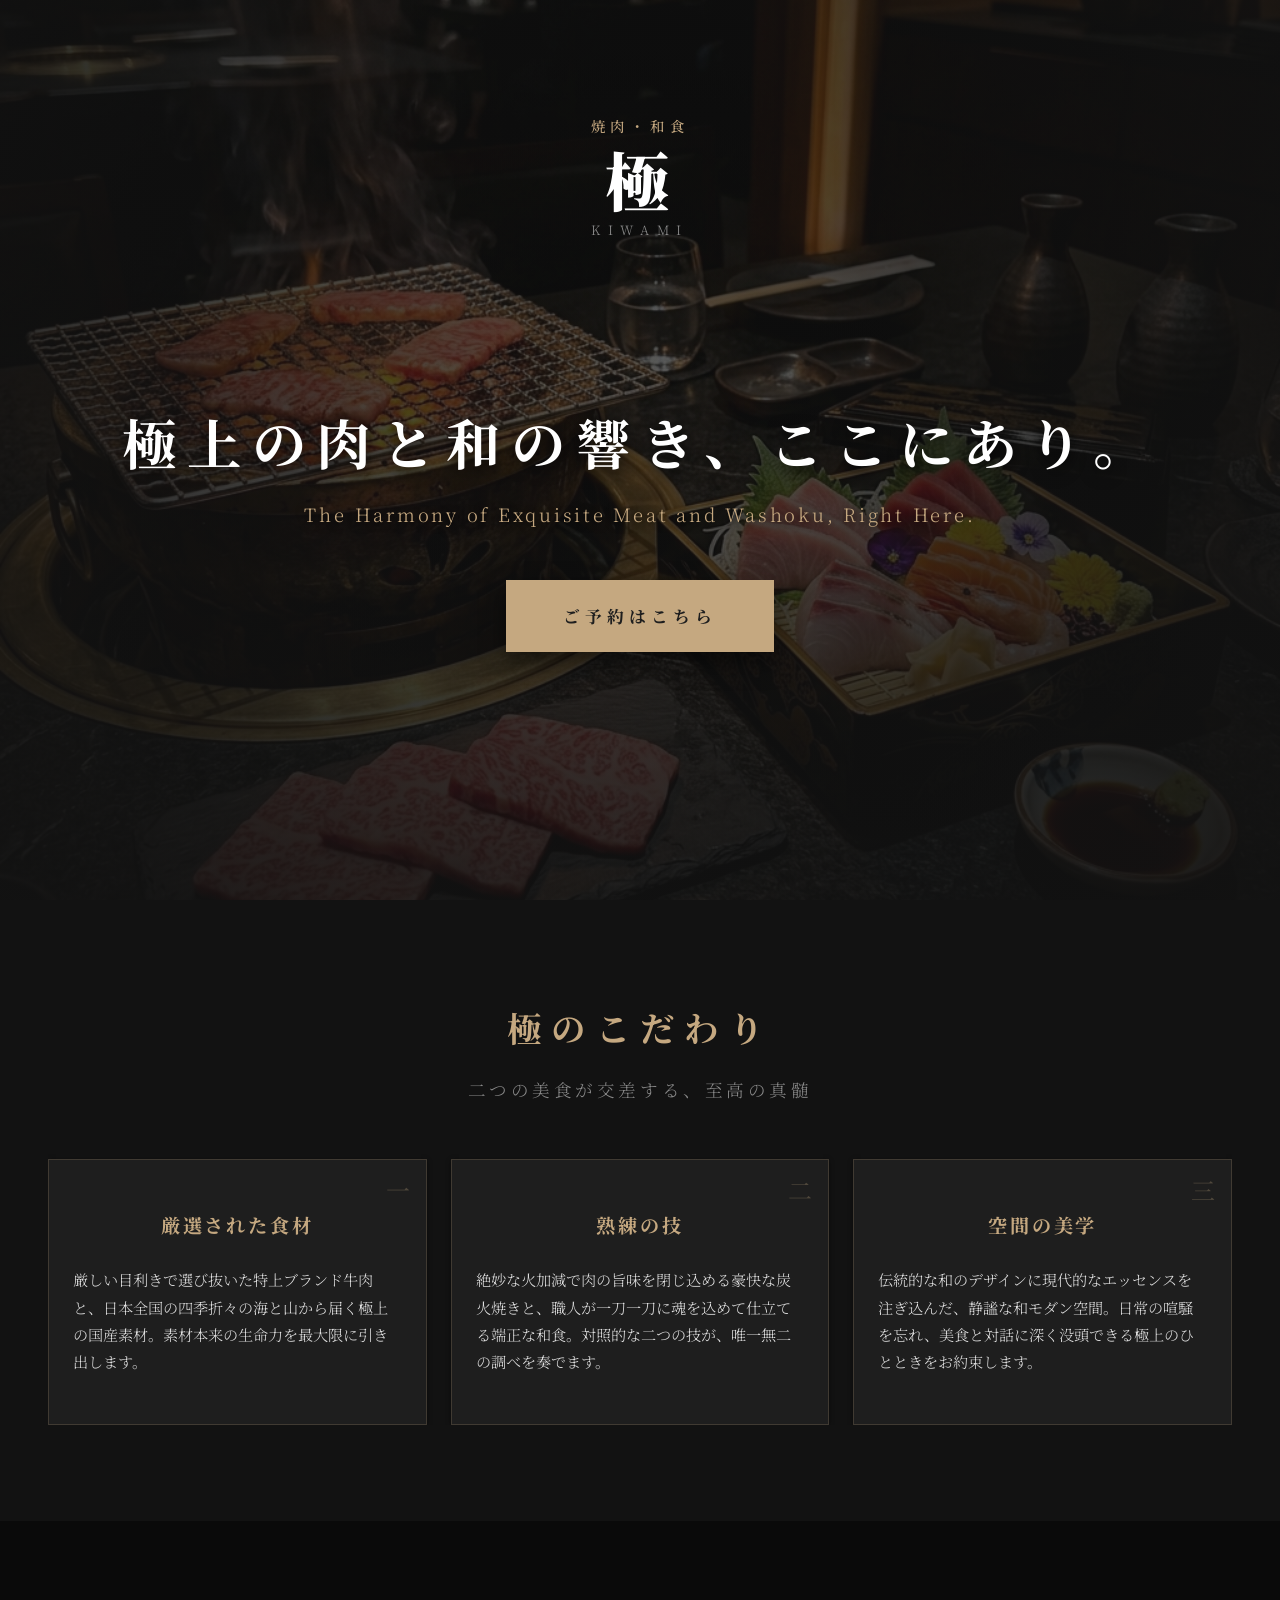
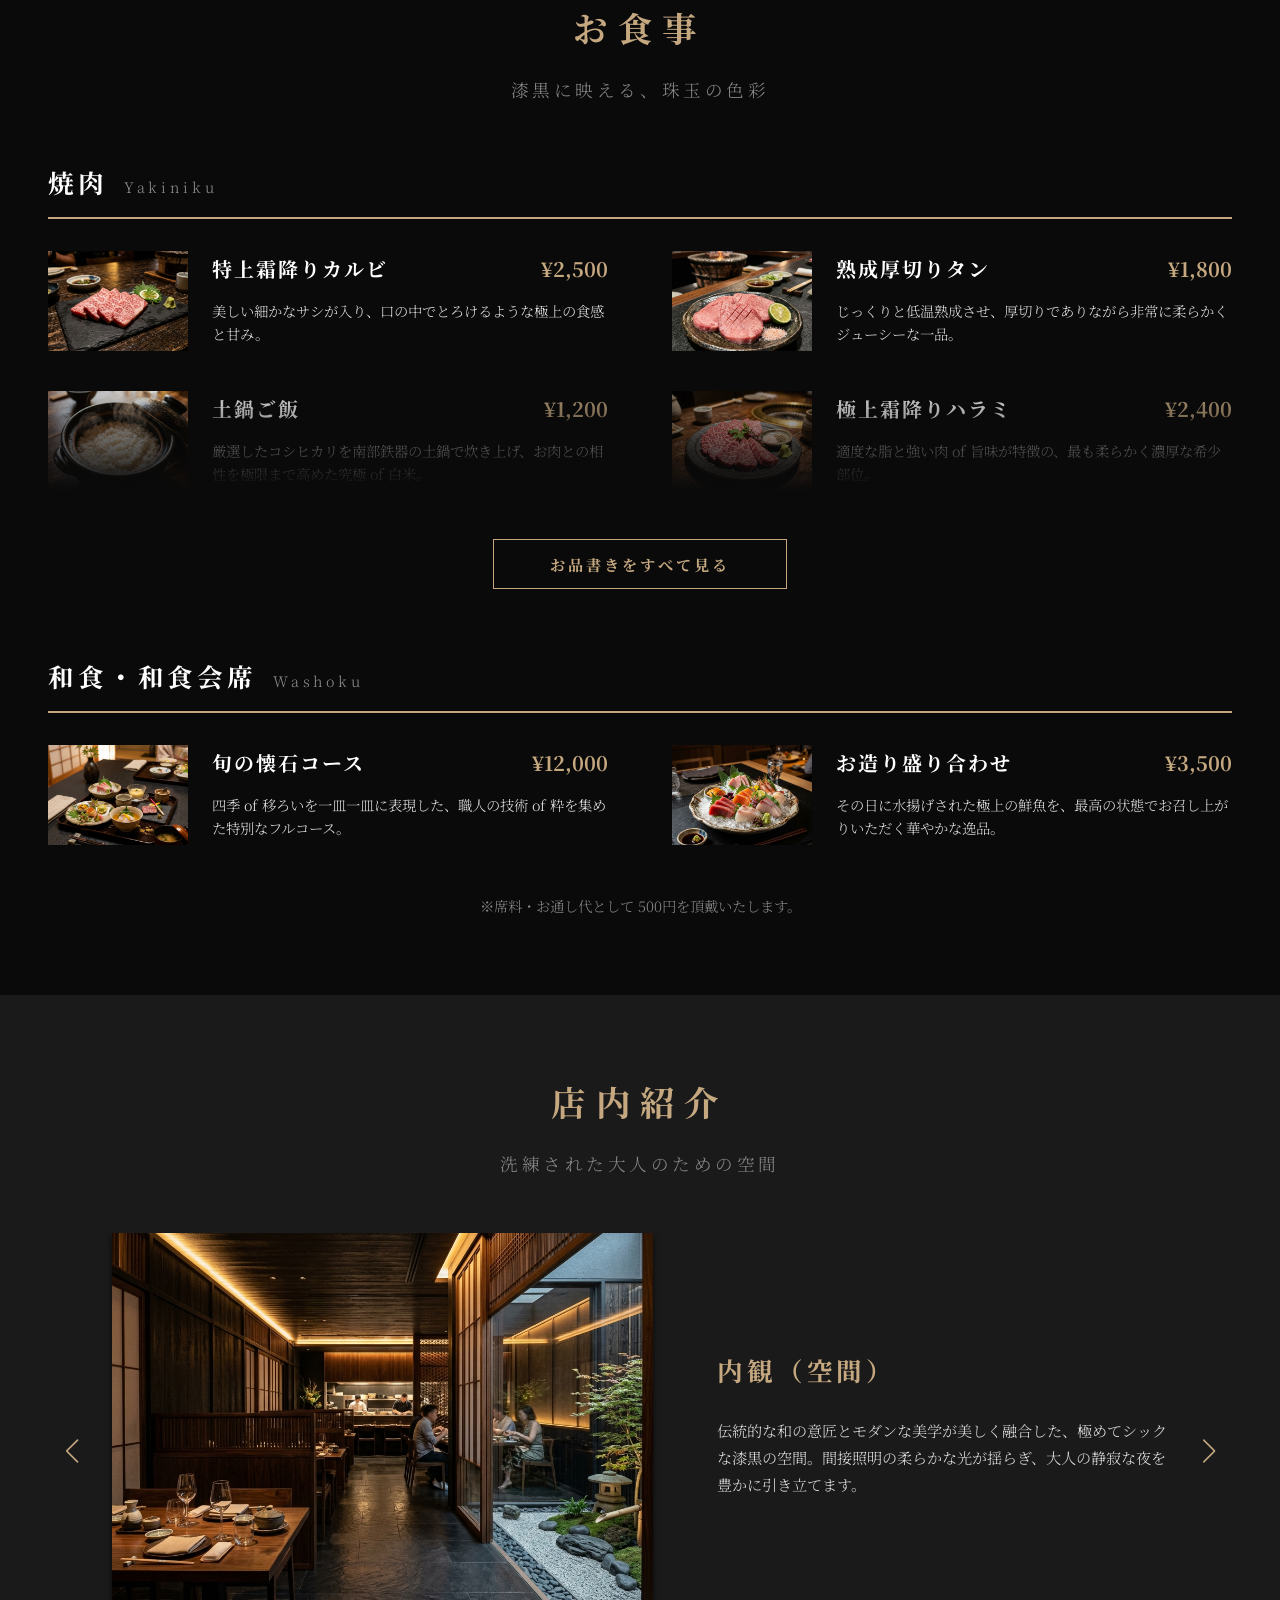
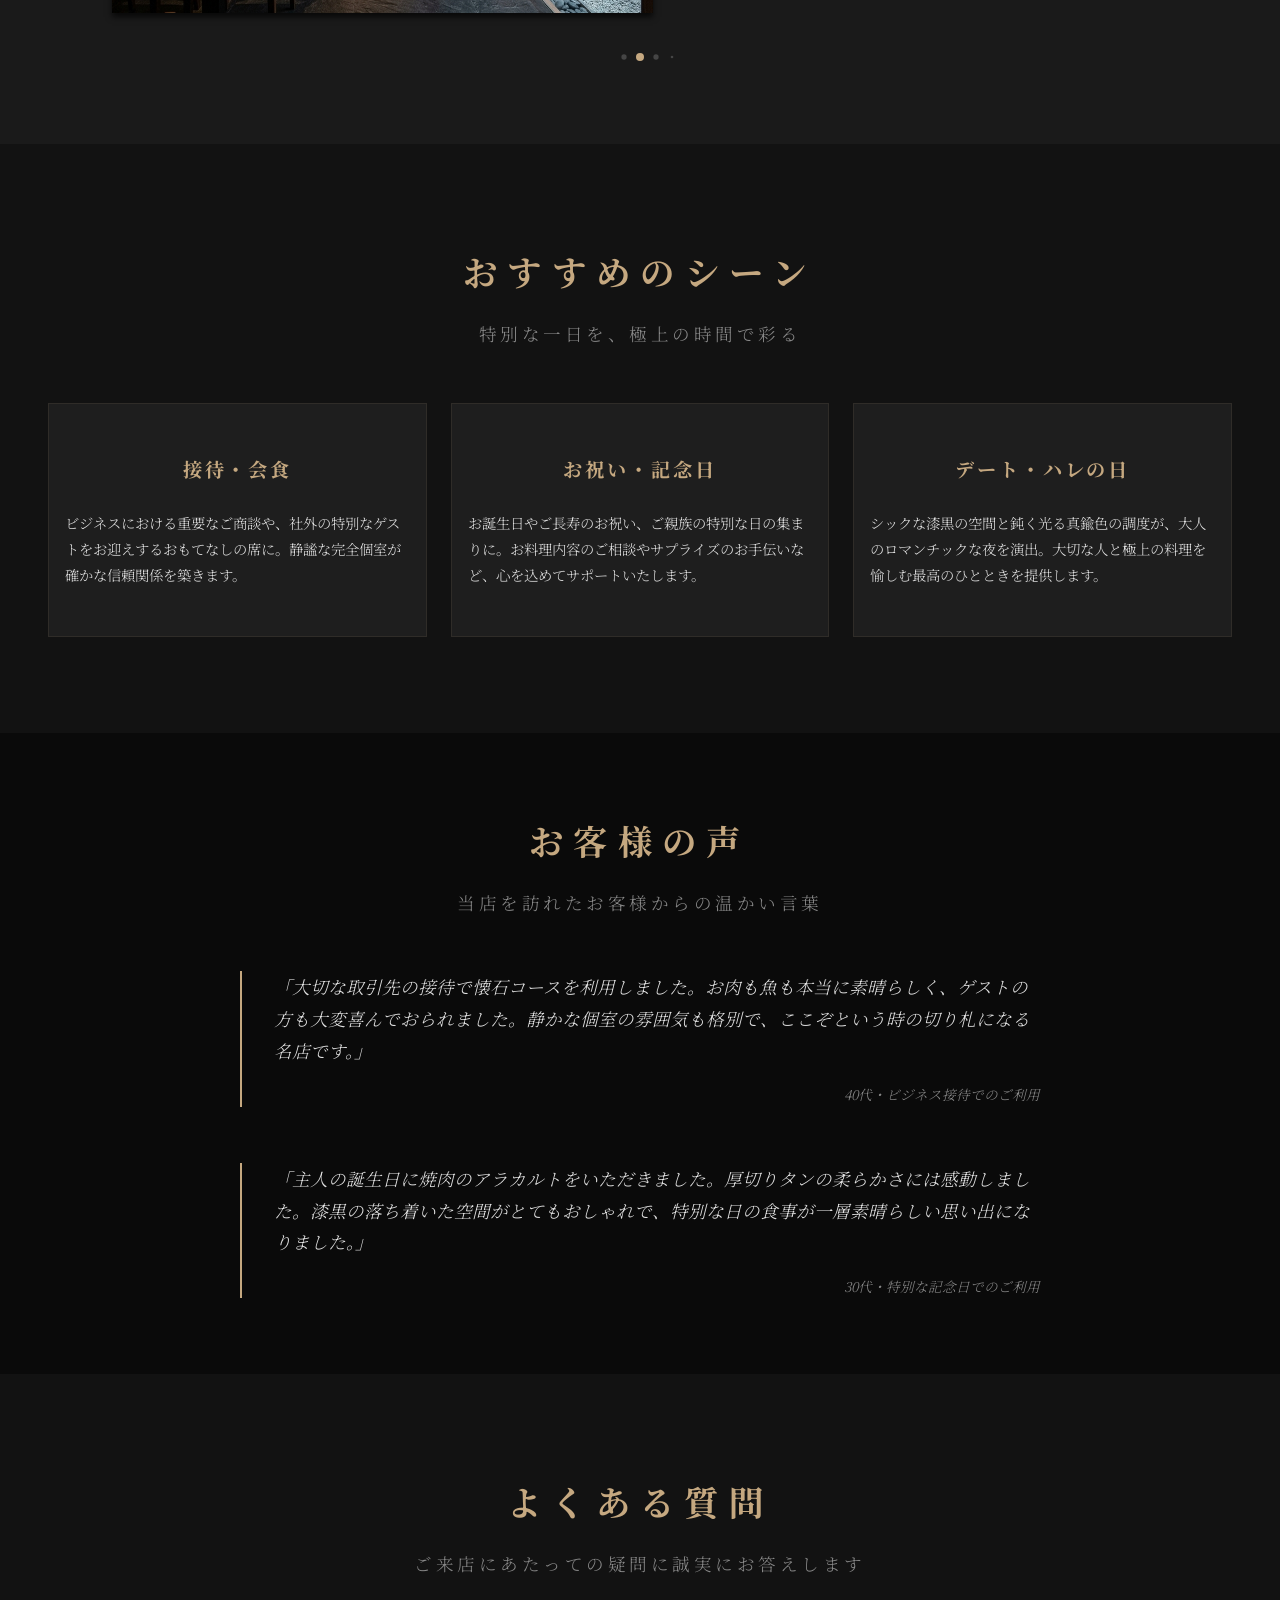
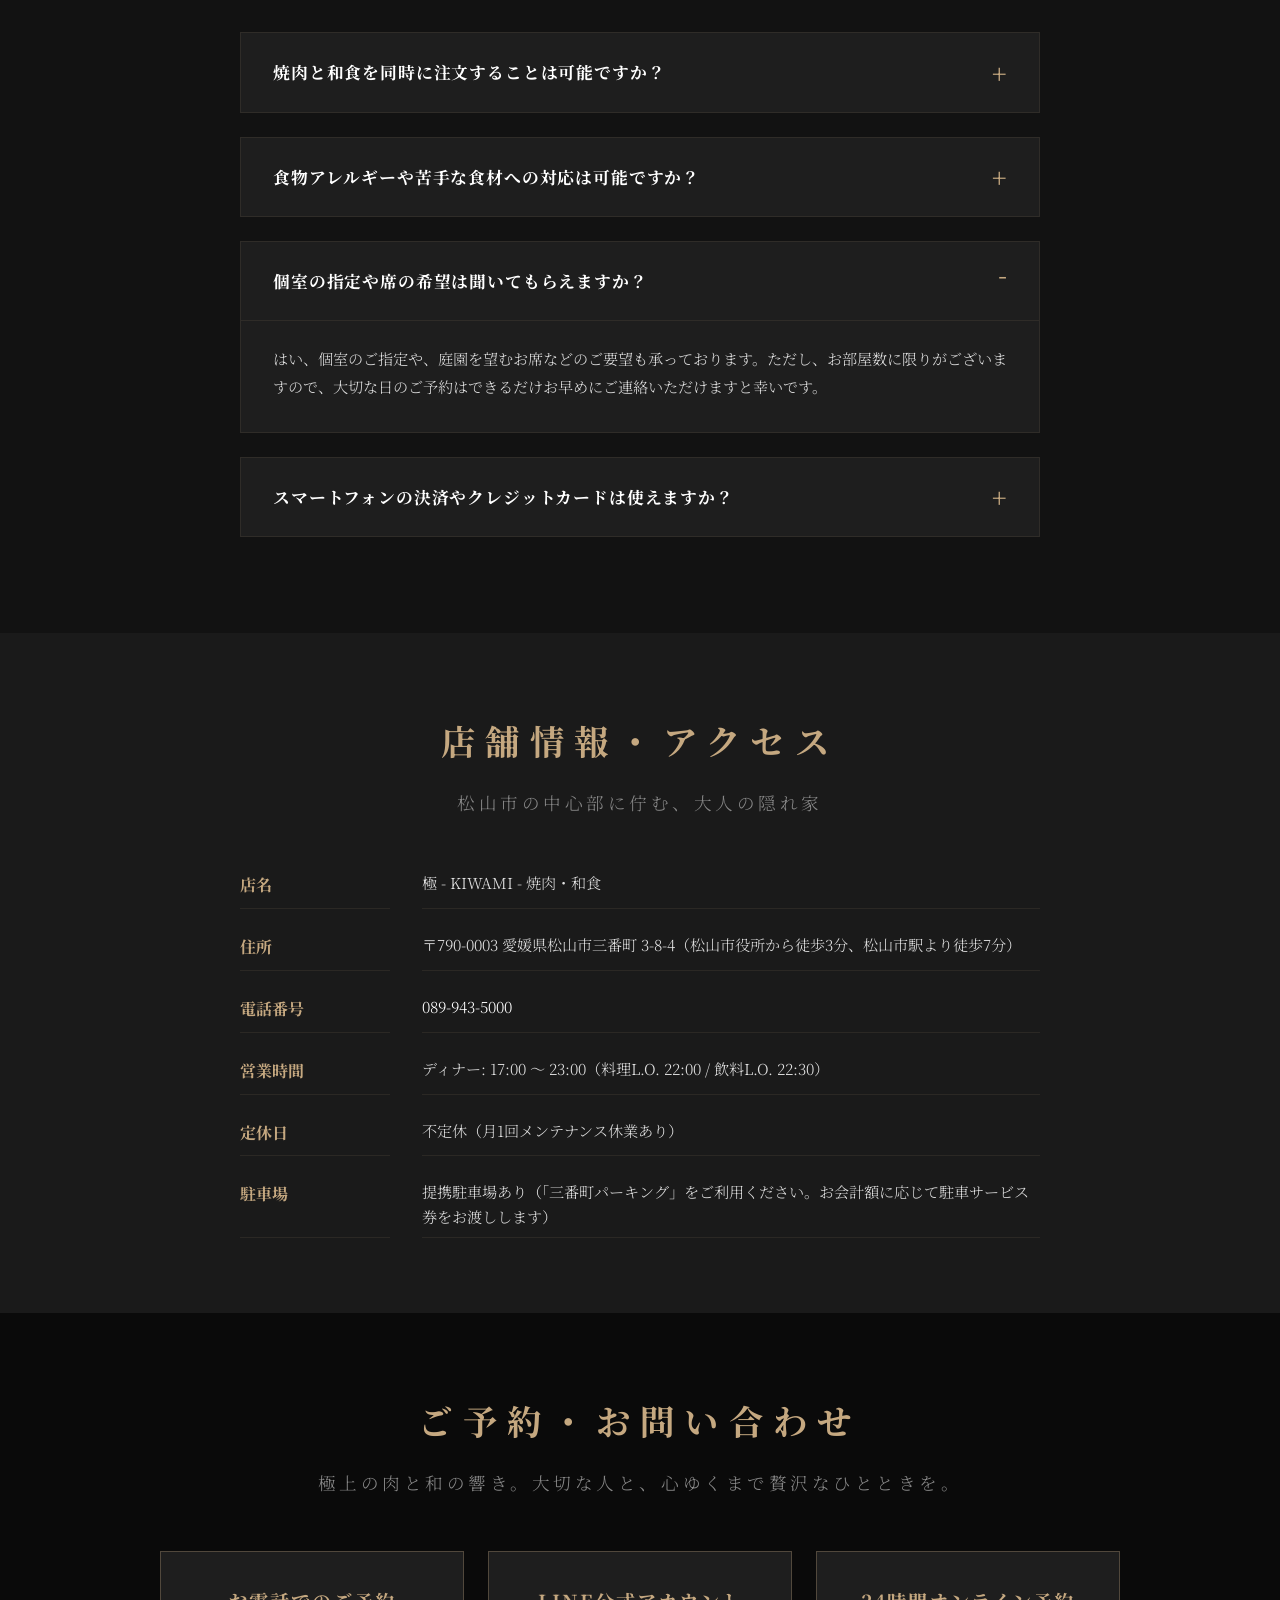
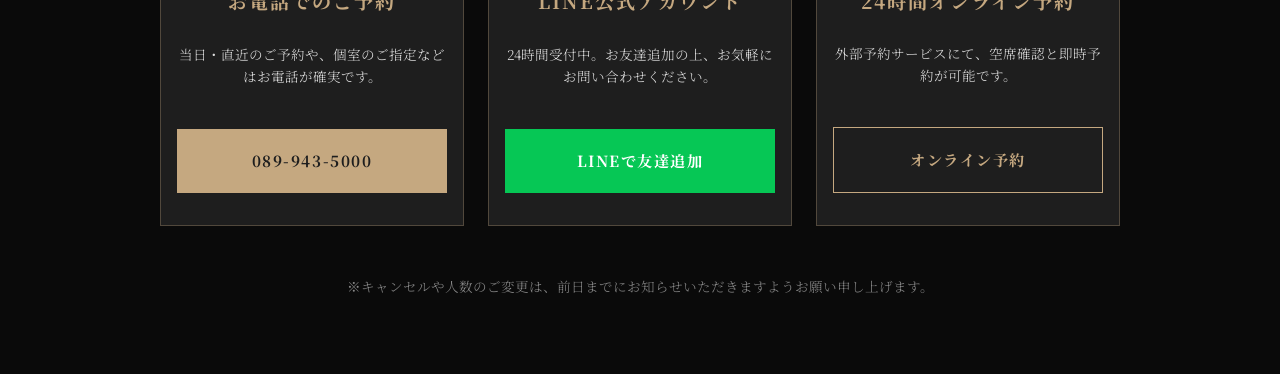
<file: dm-06/index.html>
<!DOCTYPE html>
<html lang="ja">

<head>
    <meta charset="UTF-8">
    <meta name="viewport" content="width=device-width, initial-scale=1.0">
    <title>極 - KIWAMI - 焼肉・和食 | 愛媛県松山市の高級肉割烹・ハイエンドレストラン</title>
    <link rel="preconnect" href="https://fonts.googleapis.com">
    <link rel="preconnect" href="https://fonts.gstatic.com" crossorigin>
    <link
        href="https://fonts.googleapis.com/css2?family=Noto+Sans+JP:wght@300;400;500;700&family=Noto+Serif+JP:wght@400;500;700;900&display=swap"
        rel="stylesheet">
    <link rel="stylesheet" href="css/base/variable.css">
    <link rel="stylesheet" href="css/base/content.css">
    <link rel="stylesheet" href="css/base/component.css">
    <link rel="stylesheet" href="css/swiper/swiper-bundle.min.css">
    <link rel="stylesheet" href="css/style.css">
</head>

<body>
    <div id="body_wrap">
        <div id="content" class="l-content__body l-container">
            <main>

                <section id="hero" class="hero">
                    <div class="hero__inner">
                        <div class="hero__logo-area">
                            <span class="hero__logo-sub">焼肉・和食</span>
                            <h1 class="hero__logo-main">極</h1>
                            <span class="hero__logo-romaji">KIWAMI</span>
                        </div>
                        <div class="hero__content-wrap">
                            <div class="hero__content">
                                <h2 class="hero__title c-autoWrap"><span>極上の肉と和の響き、</span><span>ここにあり。</span></h2>
                                <p class="hero__desc">The Harmony of Exquisite Meat and Washoku, Right Here.</p>
                            </div>
                            <div class="hero__cta">
                                <a href="#contact" class="hero__btn">ご予約はこちら</a>
                            </div>
                        </div>
                    </div>
                    <div class="hero__img-wrapper">
                        <img src="assets/hero.png" alt="網の上で焼かれる特上肉と繊細な和食料理 of 非対称レイアウト" class="hero__img">
                    </div>
                </section>


                <section id="concept" class="concept">
                    <div class="concept__inner">
                        <h2 class="concept__title c-sec-title">極のこだわり</h2>
                        <p class="concept__lead c-sec-lead">二つの美食が交差する、至高の真髄</p>
                        <div class="concept__grid">
                            <article class="concept__card">
                                <div class="concept__card-num">一</div>
                                <h3 class="concept__card-title">厳選された食材</h3>
                                <p class="concept__card-text">
                                    厳しい目利きで選び抜いた特上ブランド牛肉と、日本全国の四季折々の海と山から届く極上の国産素材。素材本来の生命力を最大限に引き出します。</p>
                            </article>
                            <article class="concept__card">
                                <div class="concept__card-num">二</div>
                                <h3 class="concept__card-title">熟練の技</h3>
                                <p class="concept__card-text">
                                    絶妙な火加減で肉の旨味を閉じ込める豪快な炭火焼きと、職人が一刀一刀に魂を込めて仕立てる端正な和食。対照的な二つの技が、唯一無二の調べを奏でます。</p>
                            </article>
                            <article class="concept__card">
                                <div class="concept__card-num">三</div>
                                <h3 class="concept__card-title">空間の美学</h3>
                                <p class="concept__card-text">
                                    伝統的な和のデザインに現代的なエッセンスを注ぎ込んだ、静謐な和モダン空間。日常の喧騒を忘れ、美食と対話に深く没頭できる極上のひとときをお約束します。</p>
                            </article>
                        </div>
                    </div>
                </section>


                <section id="menu" class="menu">
                    <div class="menu__inner">
                        <h2 class="menu__title c-sec-title">お食事</h2>
                        <p class="menu__lead c-sec-lead">漆黒に映える、珠玉の色彩</p>

                        <div class="menu__container">

                            <div class="menu__column">
                                <h3 class="menu__column-title">焼肉 <span class="menu__column-sub">Yakiniku</span></h3>
                                <div class="menu__list-wrap --collapsed js-menu-expand-wrap">
                                    <div class="menu__list">
                                        <article class="menu__item">
                                            <div class="menu__item-img">
                                                <img src="assets/menu_karbi.png" alt="特上霜降りカルビ">
                                            </div>
                                            <div class="menu__item-info-wrap">
                                                <div class="menu__item-info">
                                                    <h4 class="menu__item-title">特上霜降りカルビ</h4>
                                                    <span class="menu__item-price">¥2,500</span>
                                                </div>
                                                <p class="menu__item-desc">美しい細かなサシが入り、口の中でとろけるような極上の食感と甘み。</p>
                                            </div>
                                        </article>
                                        <article class="menu__item">
                                            <div class="menu__item-img">
                                                <img src="assets/menu_tan.png" alt="熟成厚切りタン">
                                            </div>
                                            <div class="menu__item-info-wrap">
                                                <div class="menu__item-info">
                                                    <h4 class="menu__item-title">熟成厚切りタン</h4>
                                                    <span class="menu__item-price">¥1,800</span>
                                                </div>
                                                <p class="menu__item-desc">じっくりと低温熟成させ、厚切りでありながら非常に柔らかくジューシーな一品。</p>
                                            </div>
                                        </article>
                                        <article class="menu__item">
                                            <div class="menu__item-img">
                                                <img src="assets/menu_donabe.png" alt="鉄釜土鍋ご飯">
                                            </div>
                                            <div class="menu__item-info-wrap">
                                                <div class="menu__item-info">
                                                    <h4 class="menu__item-title">土鍋ご飯</h4>
                                                    <span class="menu__item-price">¥1,200</span>
                                                </div>
                                                <p class="menu__item-desc">厳選したコシヒカリを南部鉄器の土鍋で炊き上げ、お肉との相性を極限まで高めた究極 of
                                                    白米。</p>
                                            </div>
                                        </article>
                                        <article class="menu__item">
                                            <div class="menu__item-img">
                                                <img src="assets/menu_harami.png" alt="極上霜降りハラミ">
                                            </div>
                                            <div class="menu__item-info-wrap">
                                                <div class="menu__item-info">
                                                    <h4 class="menu__item-title">極上霜降りハラミ</h4>
                                                    <span class="menu__item-price">¥2,400</span>
                                                </div>
                                                <p class="menu__item-desc">適度な脂と強い肉 of 旨味が特徴の、最も柔らかく濃厚な希少部位。</p>
                                            </div>
                                        </article>
                                        <article class="menu__item">
                                            <div class="menu__item-img">
                                                <img src="assets/menu_chateaubriand.png" alt="黄金シャトーブリアン">
                                            </div>
                                            <div class="menu__item-info-wrap">
                                                <div class="menu__item-info">
                                                    <h4 class="menu__item-title">黄金シャトーブリアン</h4>
                                                    <span class="menu__item-price">¥5,000</span>
                                                </div>
                                                <p class="menu__item-desc">牛1頭からわずかしか取れない、究極 of 柔らかさを誇る至高 of ヒレ肉。</p>
                                            </div>
                                        </article>
                                        <article class="menu__item">
                                            <div class="menu__item-img">
                                                <img src="assets/menu_yukke.png" alt="特選黒毛和牛ユッケ">
                                            </div>
                                            <div class="menu__item-info-wrap">
                                                <div class="menu__item-info">
                                                    <h4 class="menu__item-title">特選黒毛和牛ユッケ</h4>
                                                    <span class="menu__item-price">¥1,600</span>
                                                </div>
                                                <p class="menu__item-desc">厳格な衛生基準をクリアした、とろけるような食感と甘みを持つ新鮮なユッケ。</p>
                                            </div>
                                        </article>
                                    </div>
                                    <div class="menu__list-mask"></div>
                                </div>
                                <div class="menu__more-btn-area js-more-btn-area">
                                    <button class="menu__more-btn js-menu-more-btn">お品書きをすべて見る</button>
                                </div>
                            </div>


                            <div class="menu__column">
                                <h3 class="menu__column-title">和食・和食会席 <span class="menu__column-sub">Washoku</span>
                                </h3>
                                <div class="menu__list-wrap js-menu-expand-wrap">
                                    <div class="menu__list">
                                        <article class="menu__item">
                                            <div class="menu__item-img">
                                                <img src="assets/menu_kaiseki.png" alt="旬の懐石コース">
                                            </div>
                                            <div class="menu__item-info-wrap">
                                                <div class="menu__item-info">
                                                    <h4 class="menu__item-title">旬の懐石コース</h4>
                                                    <span class="menu__item-price">¥12,000</span>
                                                </div>
                                                <p class="menu__item-desc">四季 of 移ろいを一皿一皿に表現した、職人の技術 of 粋を集めた特別なフルコース。
                                                </p>
                                            </div>
                                        </article>
                                        <article class="menu__item">
                                            <div class="menu__item-img">
                                                <img src="assets/menu_sashimi.png" alt="お造り盛り合わせ">
                                            </div>
                                            <div class="menu__item-info-wrap">
                                                <div class="menu__item-info">
                                                    <h4 class="menu__item-title">お造り盛り合わせ</h4>
                                                    <span class="menu__item-price">¥3,500</span>
                                                </div>
                                                <p class="menu__item-desc">その日に水揚げされた極上の鮮魚を、最高の状態でお召し上がりいただく華やかな逸品。</p>
                                            </div>
                                        </article>
                                    </div>
                                    <div class="menu__list-mask"></div>
                                </div>
                            </div>
                        </div>
                        <p class="menu__price-notion">※席料・お通し代として 500円を頂戴いたします。</p>
                    </div>
                </section>


                <section id="atmosphere" class="atmosphere">
                    <div class="atmosphere__inner">
                        <h2 class="atmosphere__title c-sec-title">店内紹介</h2>
                        <p class="atmosphere__lead c-sec-lead">洗練された大人のための空間</p>


                        <div class="swiper atmosphere-swiper">
                            <div class="swiper-wrapper">

                                <div class="swiper-slide">
                                    <div class="atmosphere__content">
                                        <div class="atmosphere__img-wrapper">
                                            <img src="assets/atmosphere_exterior.png" alt="極の外観"
                                                class="atmosphere__img">
                                        </div>
                                        <div class="atmosphere__desc">
                                            <h3 class="atmosphere__desc-title">外観</h3>
                                            <p class="atmosphere__desc-text">
                                                松山市の中心部に佇む、風情溢れる木と石板を基調とした上質なエントランス。鈍く光る「極」の真鍮看板が、お客様を非日常の美食体験へと誘います。
                                            </p>
                                        </div>
                                    </div>
                                </div>

                                <div class="swiper-slide">
                                    <div class="atmosphere__content">
                                        <div class="atmosphere__img-wrapper">
                                            <img src="assets/atmosphere_interior.png" alt="極の内観"
                                                class="atmosphere__img">
                                        </div>
                                        <div class="atmosphere__desc">
                                            <h3 class="atmosphere__desc-title">内観（空間）</h3>
                                            <p class="atmosphere__desc-text">
                                                伝統的な和の意匠とモダンな美学が美しく融合した、極めてシックな漆黒の空間。間接照明の柔らかな光が揺らぎ、大人の静寂な夜を豊かに引き立てます。
                                            </p>
                                        </div>
                                    </div>
                                </div>

                                <div class="swiper-slide">
                                    <div class="atmosphere__content">
                                        <div class="atmosphere__img-wrapper">
                                            <img src="assets/atmosphere_counter.png" alt="極のカウンター席"
                                                class="atmosphere__img">
                                        </div>
                                        <div class="atmosphere__desc">
                                            <h3 class="atmosphere__desc-title">カウンター席</h3>
                                            <p class="atmosphere__desc-text">
                                                樹樹数十年の国産檜の一枚板を使用した極上のカウンター席。目の前で繰り広げられる職人の繊細な包丁さばきや、肉が網の上で焼かれる炭火のシズル感を五感すべてでご堪能いただけます。
                                            </p>
                                        </div>
                                    </div>
                                </div>

                                <div class="swiper-slide">
                                    <div class="atmosphere__content">
                                        <div class="atmosphere__img-wrapper">
                                            <img src="assets/atmosphere_box.png" alt="極の完全個室" class="atmosphere__img">
                                        </div>
                                        <div class="atmosphere__desc">
                                            <h3 class="atmosphere__desc-title">完全個室（和室・洋室）</h3>
                                            <p class="atmosphere__desc-text">
                                                プライベートを完全に守る上質な格子戸付きの個室空間。ビジネスの大切な接待や、ご家族の長寿のお祝い、ハレの日のデートなど、様々な特別なシーンで周囲を気にせずゆったりとお愉しみいただけます。
                                            </p>
                                        </div>
                                    </div>
                                </div>

                                <div class="swiper-slide">
                                    <div class="atmosphere__content">
                                        <div class="atmosphere__img-wrapper">
                                            <img src="assets/atmosphere.png" alt="極の中庭（日本庭園）" class="atmosphere__img">
                                        </div>
                                        <div class="atmosphere__desc">
                                            <h3 class="atmosphere__desc-title">中庭（日本庭園）</h3>
                                            <p class="atmosphere__desc-text">
                                                四季折々の表情を見せる静かな中庭（日本庭園）。格式高い石灯籠と手入れの行き届いた植栽が、個室の窓越しに優美に広がり、極上の美食体験をより一層風情豊かに彩ります。
                                            </p>
                                        </div>
                                    </div>
                                </div>
                            </div>

                            <div class="swiper-pagination"></div>
                            <div class="swiper-button-prev"></div>
                            <div class="swiper-button-next"></div>
                        </div>
                    </div>
                </section>


                <section id="recommend" class="recommend">
                    <div class="recommend__inner">
                        <h2 class="recommend__title c-sec-title">おすすめのシーン</h2>
                        <p class="recommend__lead c-sec-lead">特別な一日を、極上の時間で彩る</p>
                        <div class="recommend__grid">
                            <div class="recommend__item">
                                <h3 class="recommend__item-title">接待・会食</h3>
                                <p class="recommend__item-desc">
                                    ビジネスにおける重要なご商談や、社外の特別なゲストをお迎えするおもてなしの席に。静謐な完全個室が確かな信頼関係を築きます。</p>
                            </div>
                            <div class="recommend__item">
                                <h3 class="recommend__item-title">お祝い・記念日</h3>
                                <p class="recommend__item-desc">
                                    お誕生日やご長寿のお祝い、ご親族の特別な日の集まりに。お料理内容のご相談やサプライズのお手伝いなど、心を込めてサポートいたします。</p>
                            </div>
                            <div class="recommend__item">
                                <h3 class="recommend__item-title">デート・ハレの日</h3>
                                <p class="recommend__item-desc">
                                    シックな漆黒の空間と鈍く光る真鍮色の調度が、大人のロマンチックな夜を演出。大切な人と極上の料理を愉しむ最高のひとときを提供します。</p>
                            </div>
                        </div>
                    </div>
                </section>


                <section id="voice" class="voice">
                    <div class="voice__inner">
                        <h2 class="voice__title c-sec-title">お客様の声</h2>
                        <p class="voice__lead c-sec-lead">当店を訪れたお客様からの温かい言葉</p>
                        <div class="voice__list">
                            <blockquote class="voice__item">
                                <p class="voice__text">
                                    「大切な取引先の接待で懐石コースを利用しました。お肉も魚も本当に素晴らしく、ゲストの方も大変喜んでおられました。静かな個室の雰囲気も格別で、ここぞという時の切り札になる名店です。」
                                </p>
                                <cite class="voice__author">40代・ビジネス接待でのご利用</cite>
                            </blockquote>
                            <blockquote class="voice__item">
                                <p class="voice__text">
                                    「主人の誕生日に焼肉のアラカルトをいただきました。厚切りタンの柔らかさには感動しました。漆黒の落ち着いた空間がとてもおしゃれで、特別な日の食事が一層素晴らしい思い出になりました。」
                                </p>
                                <cite class="voice__author">30代・特別な記念日でのご利用</cite>
                            </blockquote>
                        </div>
                    </div>
                </section>


                <section id="faq" class="faq">
                    <div class="faq__inner">
                        <h2 class="faq__title c-sec-title">よくある質問</h2>
                        <p class="faq__lead c-sec-lead">ご来店にあたっての疑問に誠実にお答えします</p>
                        <div class="faq__list">
                            <details class="faq__item">
                                <summary class="faq__question">焼肉と和食を同時に注文することは可能ですか？</summary>
                                <div class="faq__answer">
                                    <p>はい、可能です。当店は焼肉と和食の両方を同一のお席でお愉しみいただけるユニークなスタイルを採用しております。お連れ様とお好きなメニューをそれぞれお選びいただけます。
                                    </p>
                                </div>
                            </details>
                            <details class="faq__item">
                                <summary class="faq__question">食物アレルギーや苦手な食材への対応は可能ですか？</summary>
                                <div class="faq__answer">
                                    <p>はい、可能な限り柔軟に対応させていただきます。出汁をベースとした和食料理が多いため、特定の食材やアレルギーがある場合は、ご予約の際に事前にお申し付けください。職人が特別に仕立てます。
                                    </p>
                                </div>
                            </details>
                            <details class="faq__item" open>
                                <summary class="faq__question">個室の指定や席の希望は聞いてもらえますか？</summary>
                                <div class="faq__answer">
                                    <p>はい、個室のご指定や、庭園を望むお席などのご要望も承っております。ただし、お部屋数に限りがございますので、大切な日のご予約はできるだけお早めにご連絡いただけますと幸いです。
                                    </p>
                                </div>
                            </details>
                            <details class="faq__item">
                                <summary class="faq__question">スマートフォンの決済やクレジットカードは使えますか？</summary>
                                <div class="faq__answer">
                                    <p>はい、現金のほか、主要なクレジットカード（Visa, Master, JCB, AMEX,
                                        Diners）や、各種QRコード決済（PayPayなど）をご利用いただけます。</p>
                                </div>
                            </details>
                        </div>
                    </div>
                </section>


                <section id="access" class="access">
                    <div class="access__inner">
                        <h2 class="access__title c-sec-title">店舗情報・アクセス</h2>
                        <p class="access__lead c-sec-lead">松山市の中心部に佇む、大人の隠れ家</p>
                        <div class="access__content">
                            <div class="access__info">
                                <dl class="access__list">
                                    <dt>店名</dt>
                                    <dd>極 - KIWAMI - 焼肉・和食</dd>
                                    <dt>住所</dt>
                                    <dd>〒790-0003 愛媛県松山市三番町 3-8-4（松山市役所から徒歩3分、松山市駅より徒歩7分）</dd>
                                    <dt>電話番号</dt>
                                    <dd><a href="tel:089-943-5000">089-943-5000</a></dd>
                                    <dt>営業時間</dt>
                                    <dd>ディナー: 17:00 〜 23:00（料理L.O. 22:00 / 飲料L.O. 22:30）</dd>
                                    <dt>定休日</dt>
                                    <dd>不定休（月1回メンテナンス休業あり）</dd>
                                    <dt>駐車場</dt>
                                    <dd>提携駐車場あり（「三番町パーキング」をご利用ください。お会計額に応じて駐車サービス券をお渡しします）</dd>
                                </dl>
                            </div>
                        </div>
                    </div>
                </section>


                <section id="contact" class="contact">
                    <div class="contact__inner">
                        <div class="contact__header">
                            <h2 class="contact__title c-sec-title">ご予約・お問い合わせ</h2>
                            <p class="contact__lead c-sec-lead">極上の肉と和の響き。大切な人と、心ゆくまで贅沢なひとときを。</p>
                        </div>
                        <div class="contact__grid">
                            <div class="contact__item">
                                <h3 class="contact__item-title">お電話でのご予約</h3>
                                <p class="contact__item-text">当日・直近のご予約や、個室のご指定などはお電話が確実です。</p>
                                <a href="tel:089-943-5000" class="contact__btn --tel">089-943-5000</a>
                            </div>
                            <div class="contact__item">
                                <h3 class="contact__item-title">LINE公式アカウント</h3>
                                <p class="contact__item-text">24時間受付中。お友達追加の上、お気軽にお問い合わせください。</p>
                                <a href="#" class="contact__btn --line">LINEで友達追加</a>
                            </div>
                            <div class="contact__item">
                                <h3 class="contact__item-title">24時間オンライン予約</h3>
                                <p class="contact__item-text">外部予約サービスにて、空席確認と即時予約が可能です。</p>
                                <a href="#" class="contact__btn --web">オンライン予約</a>
                            </div>
                        </div>
                        <div class="contact__footer">
                            <p>※キャンセルや人数のご変更は、前日までにお知らせいただきますようお願い申し上げます。</p>
                        </div>
                    </div>
                </section>
            </main>
        </div>
    </div>

    <script src="js/swiper/swiper-bundle.min.js"></script>
    <script src="js/accordion-slider.js"></script>
</body>

</html>
</file>
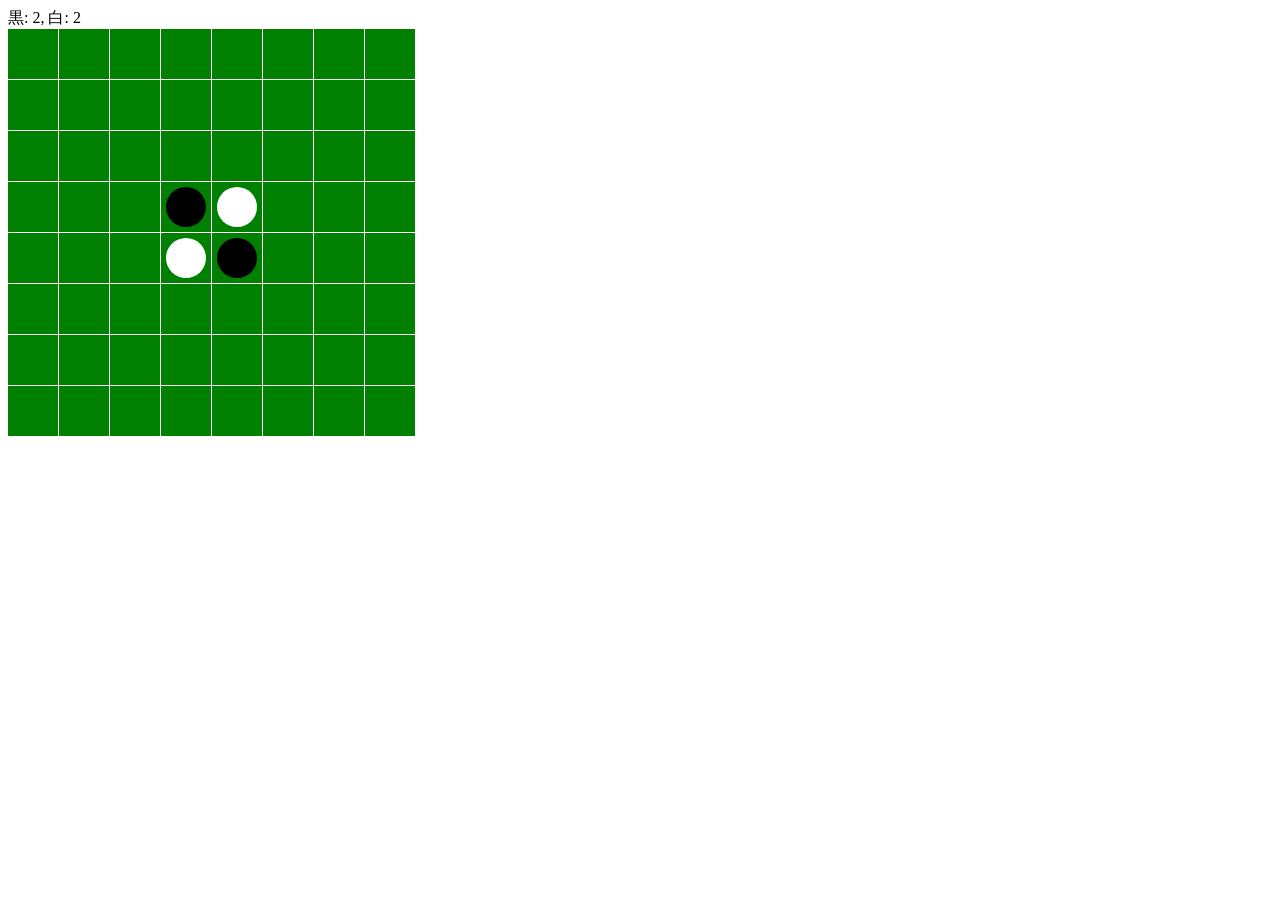
<file: docs/index.html>
<!DOCTYPE html>
<html lang="ja">
<head>
    <meta charset="UTF-8">
    <title>オセロゲーム</title>
    <link rel="stylesheet" href="style.css">
</head>
<body>
    <div id="gameBoard"></div>
    <script src="script.js"></script>
</body>
</html>
</file>
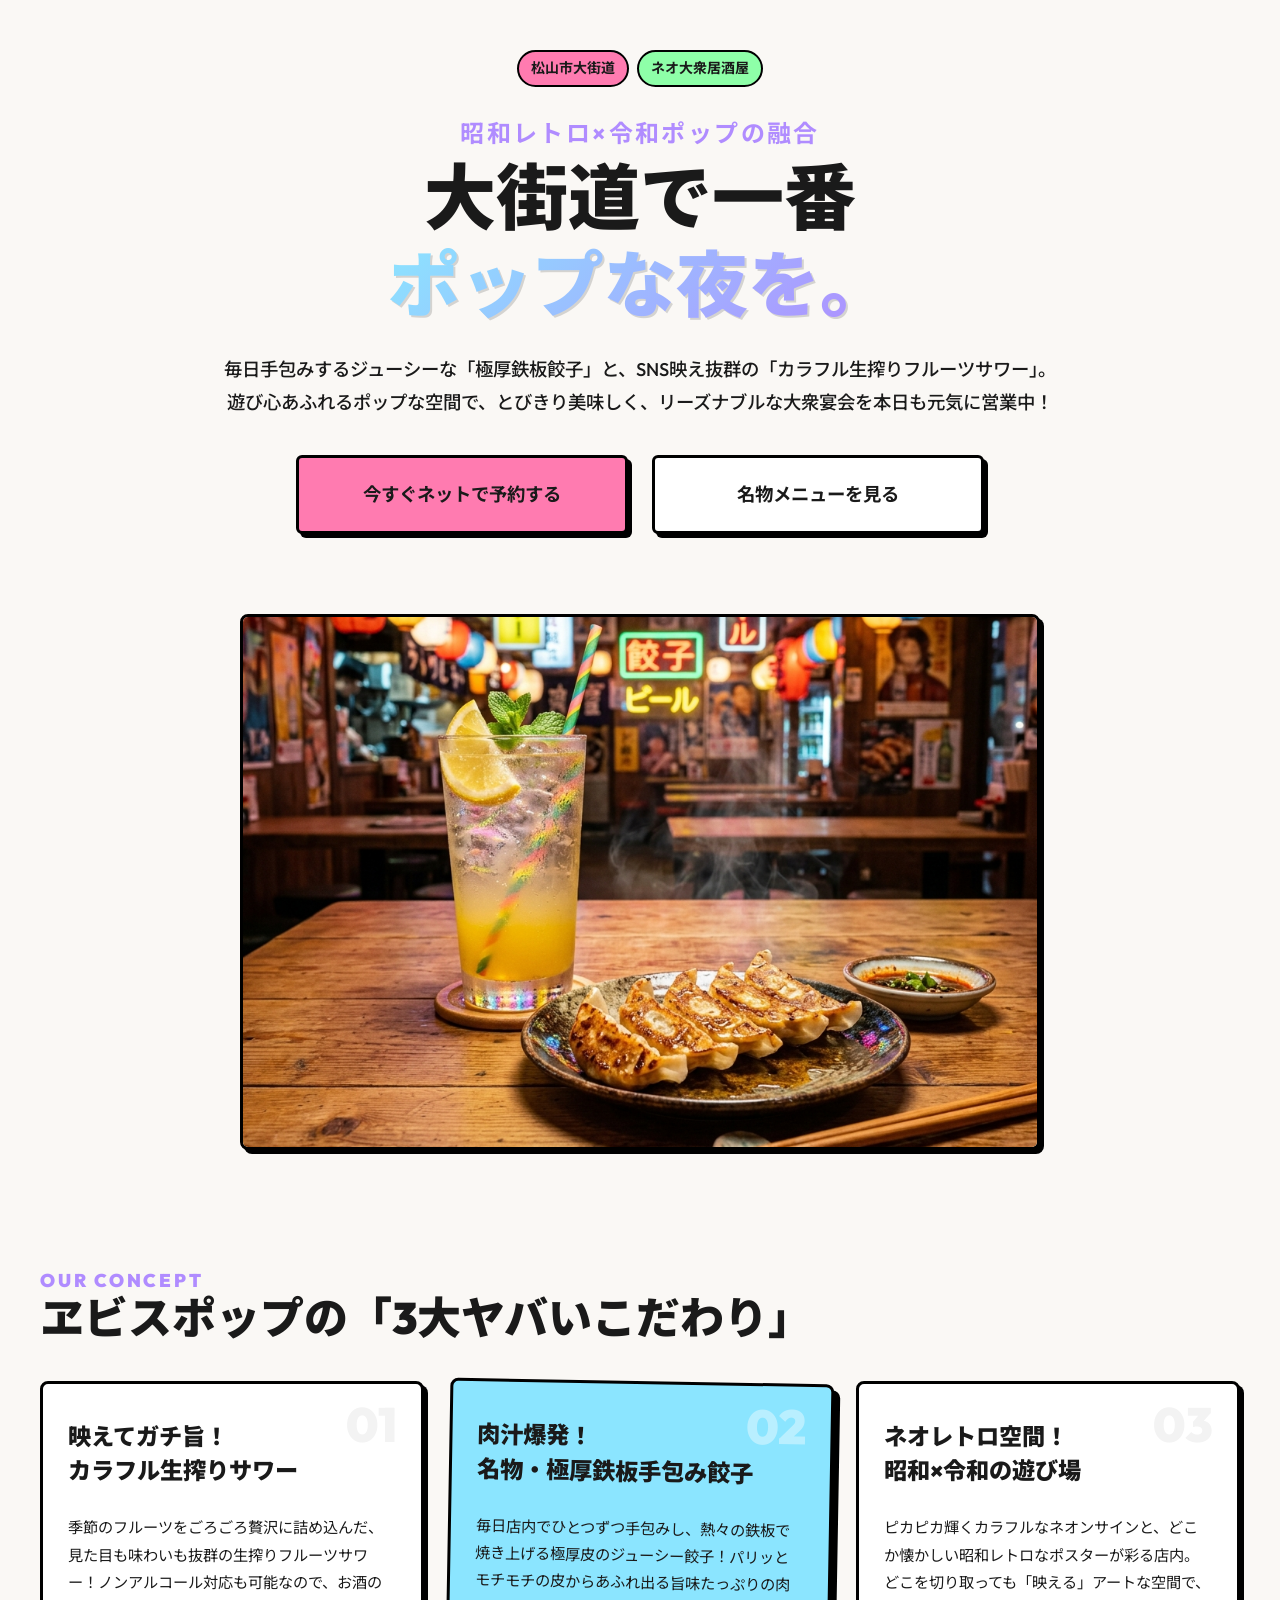
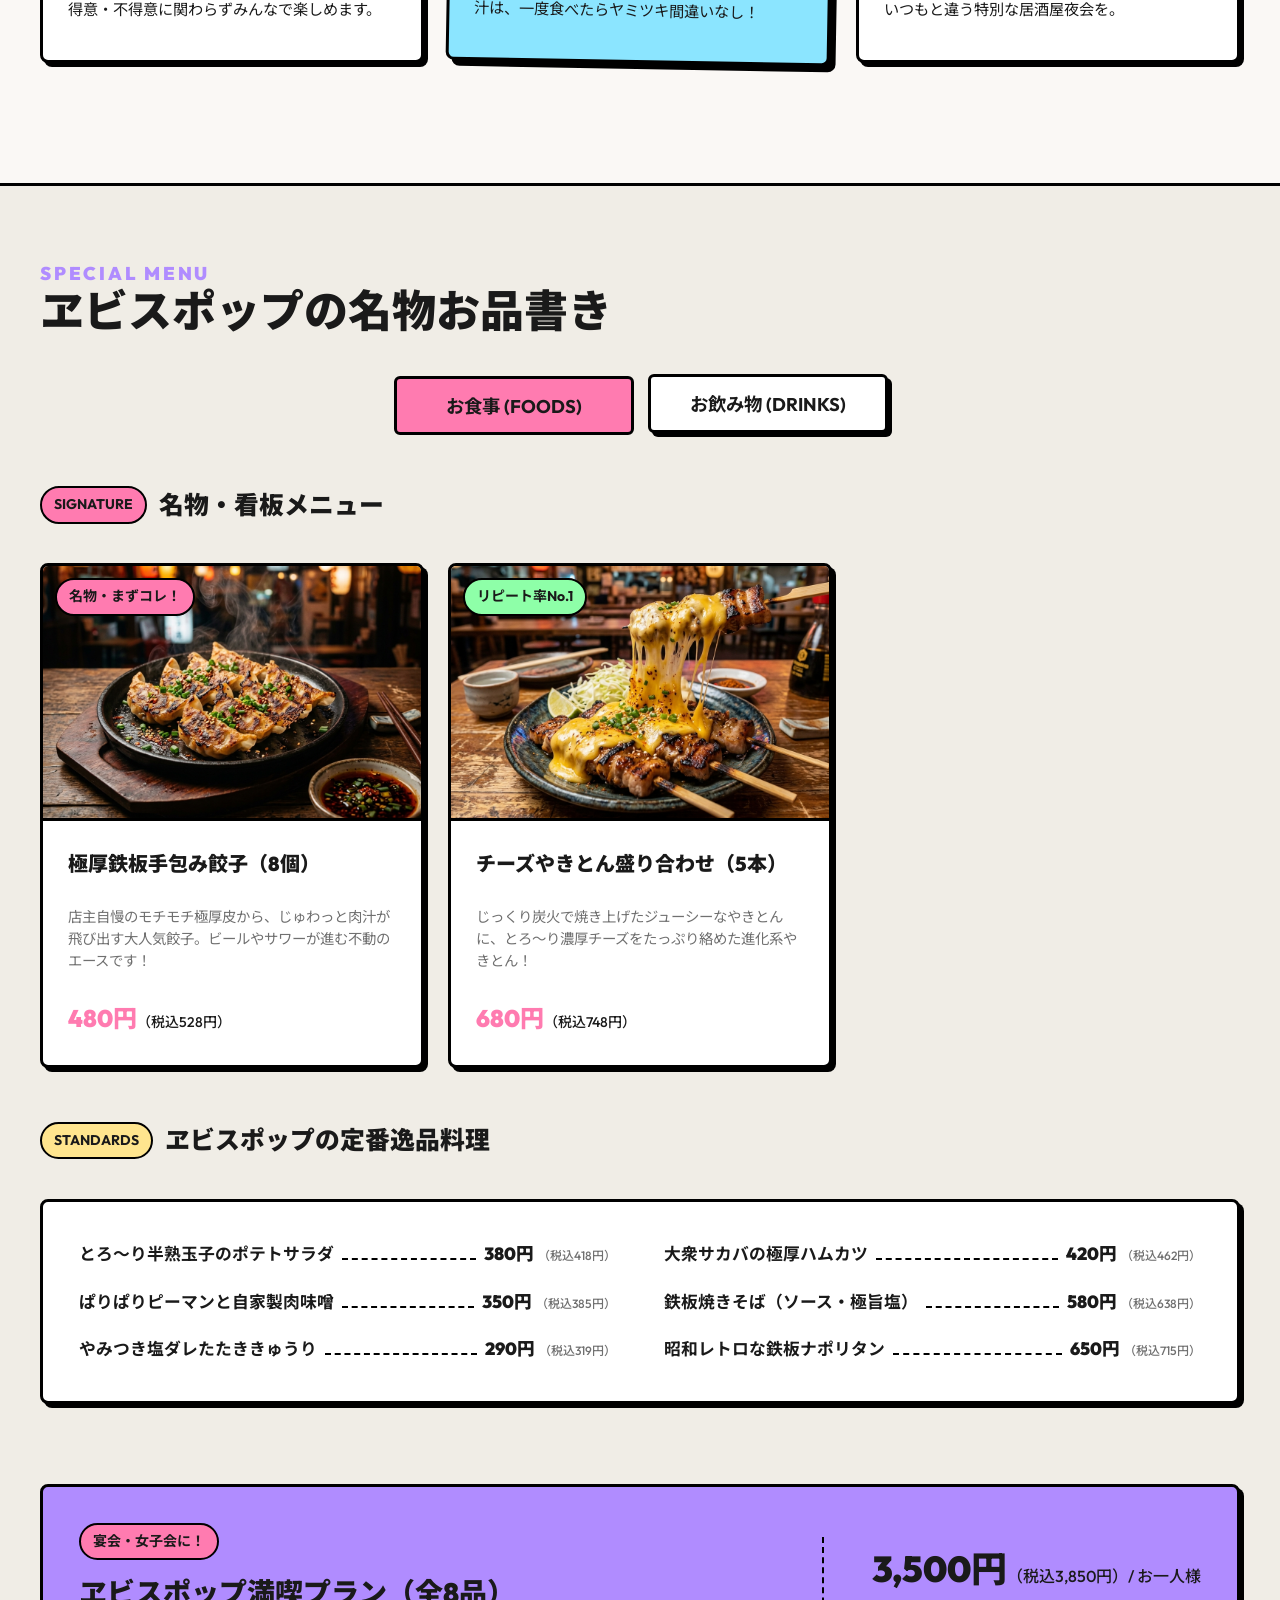
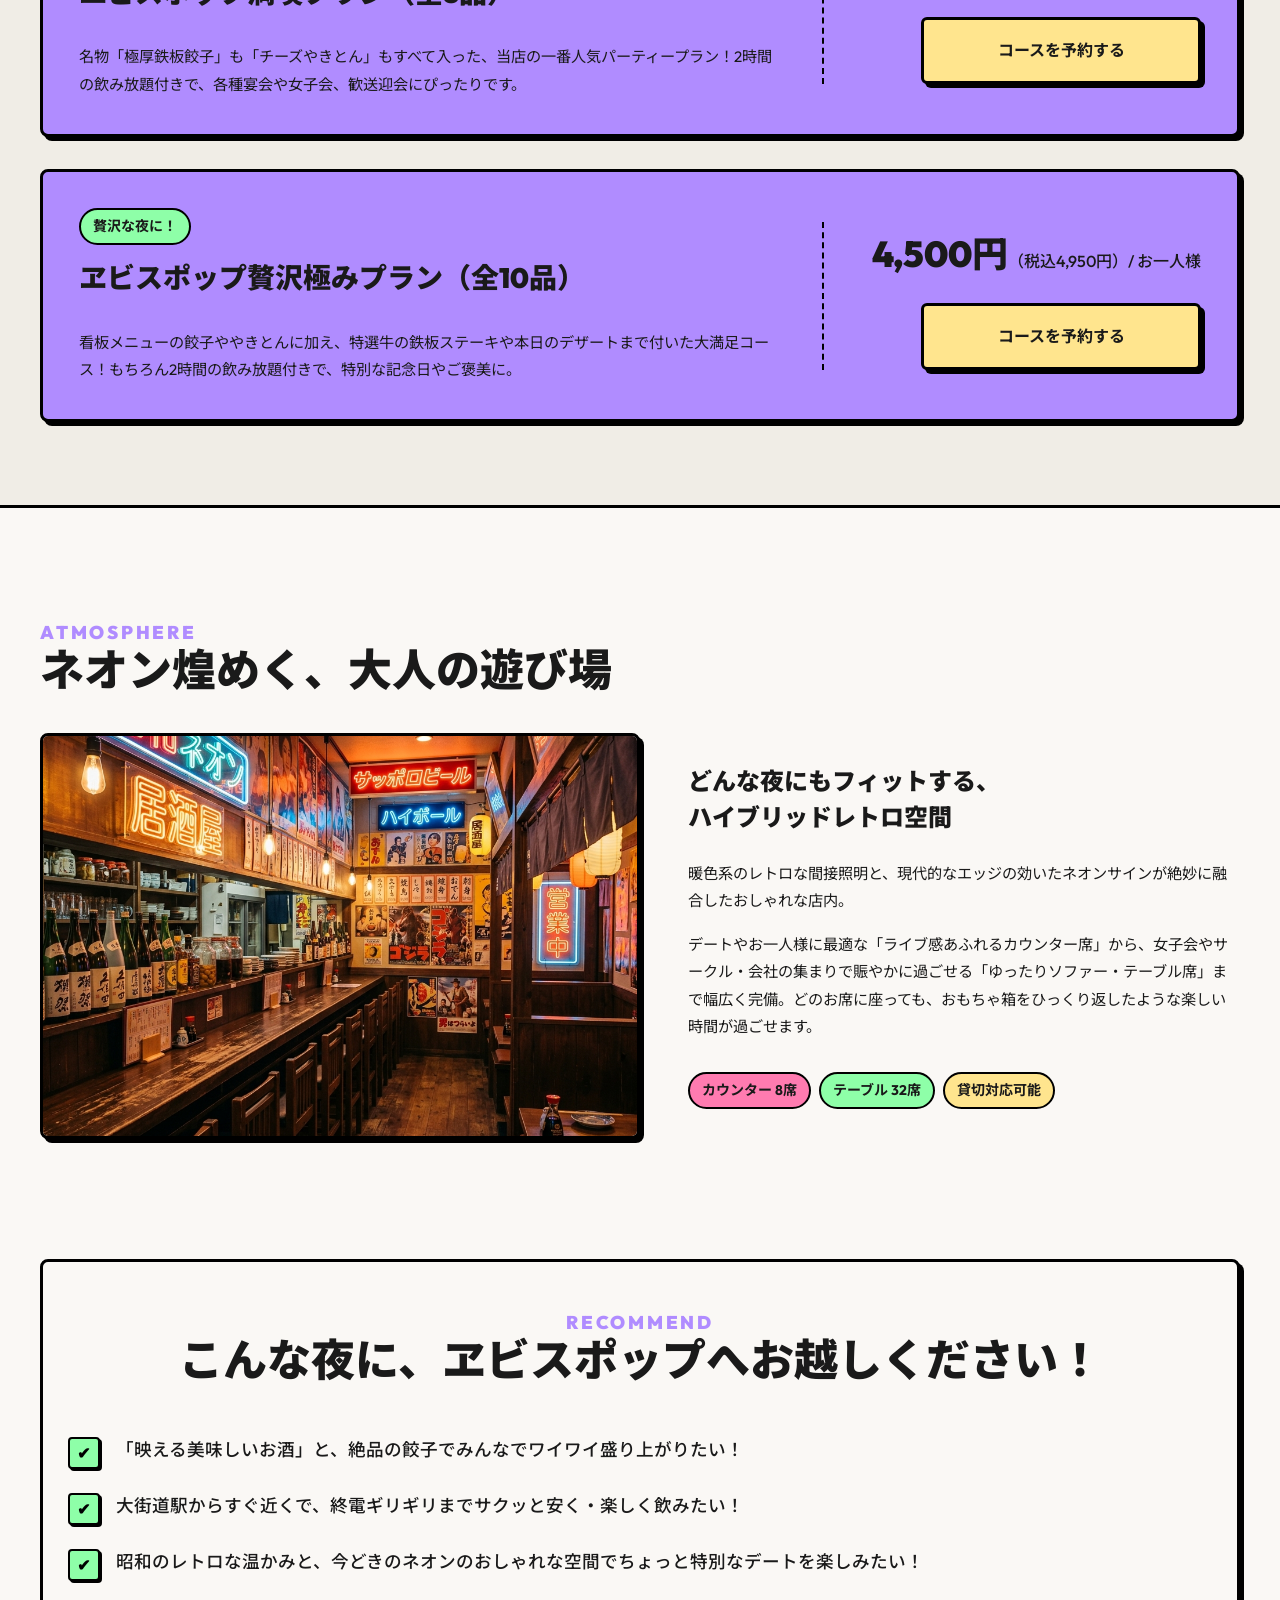
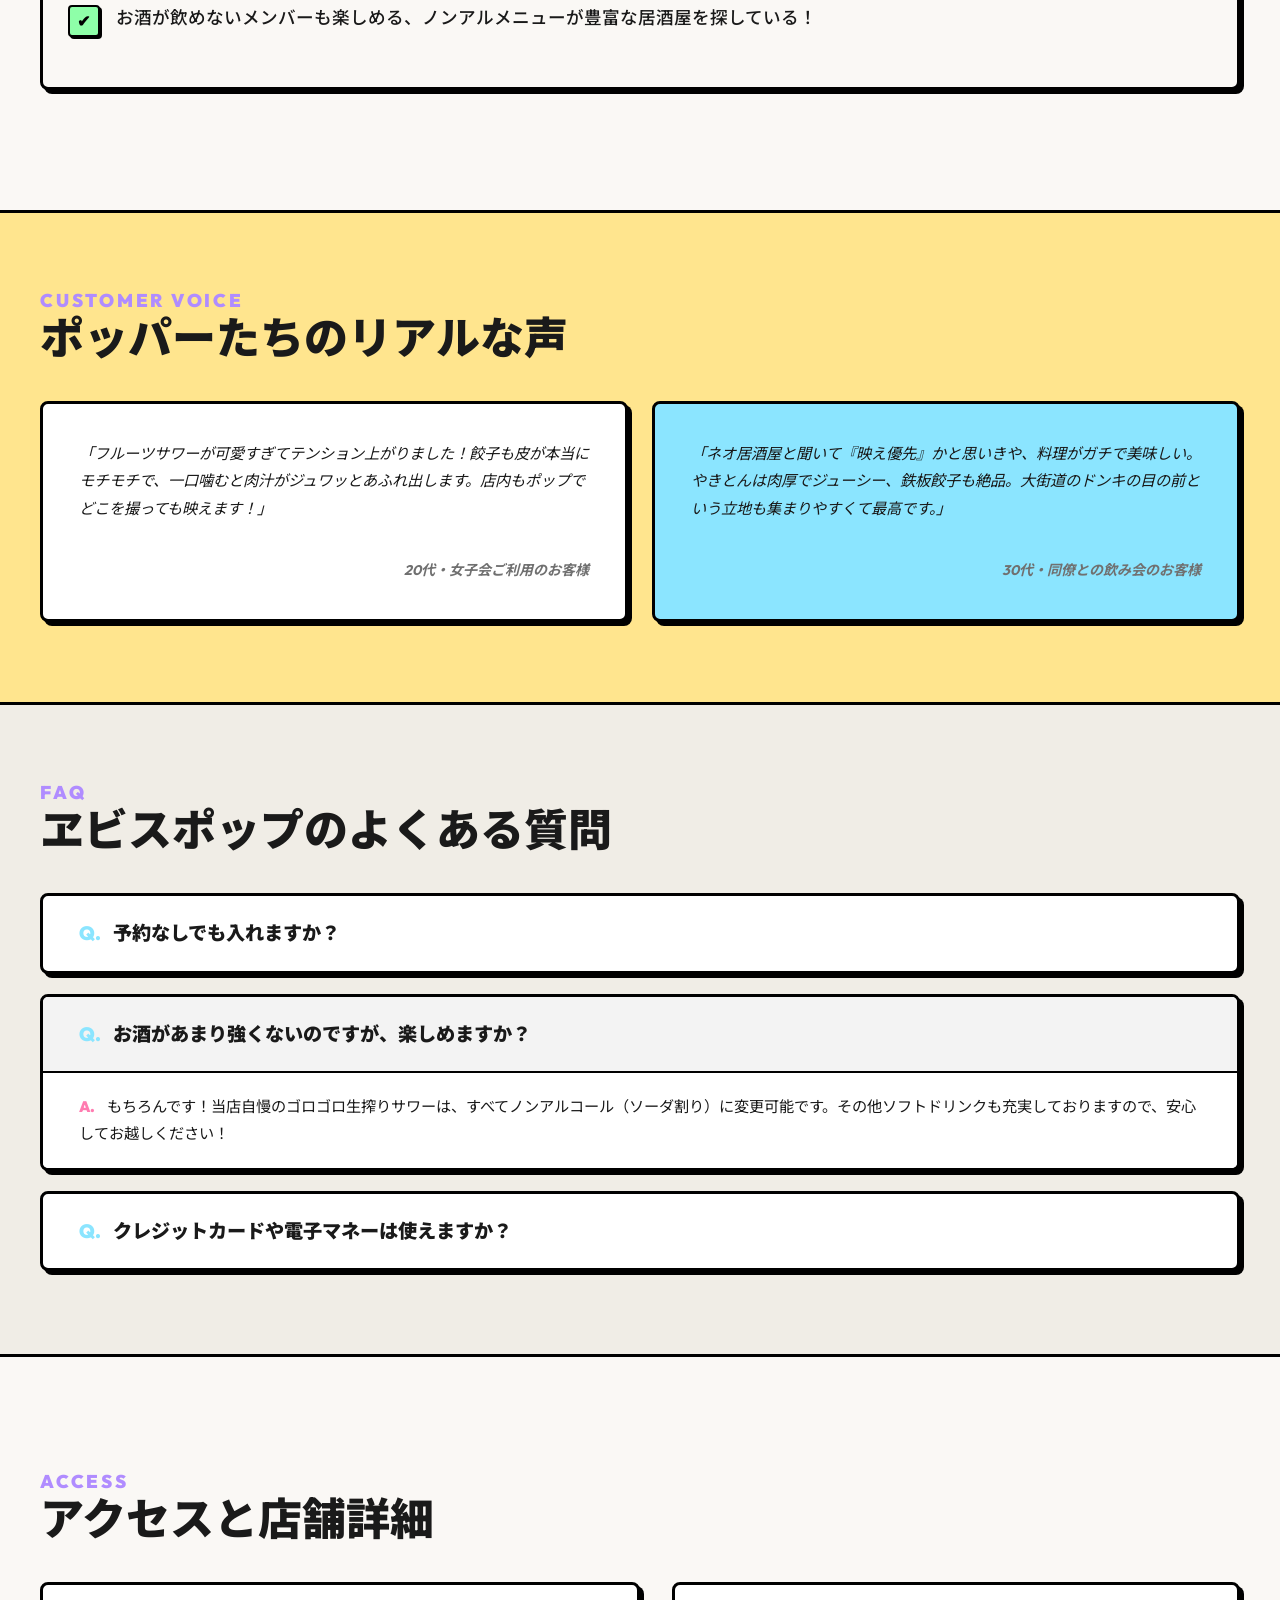
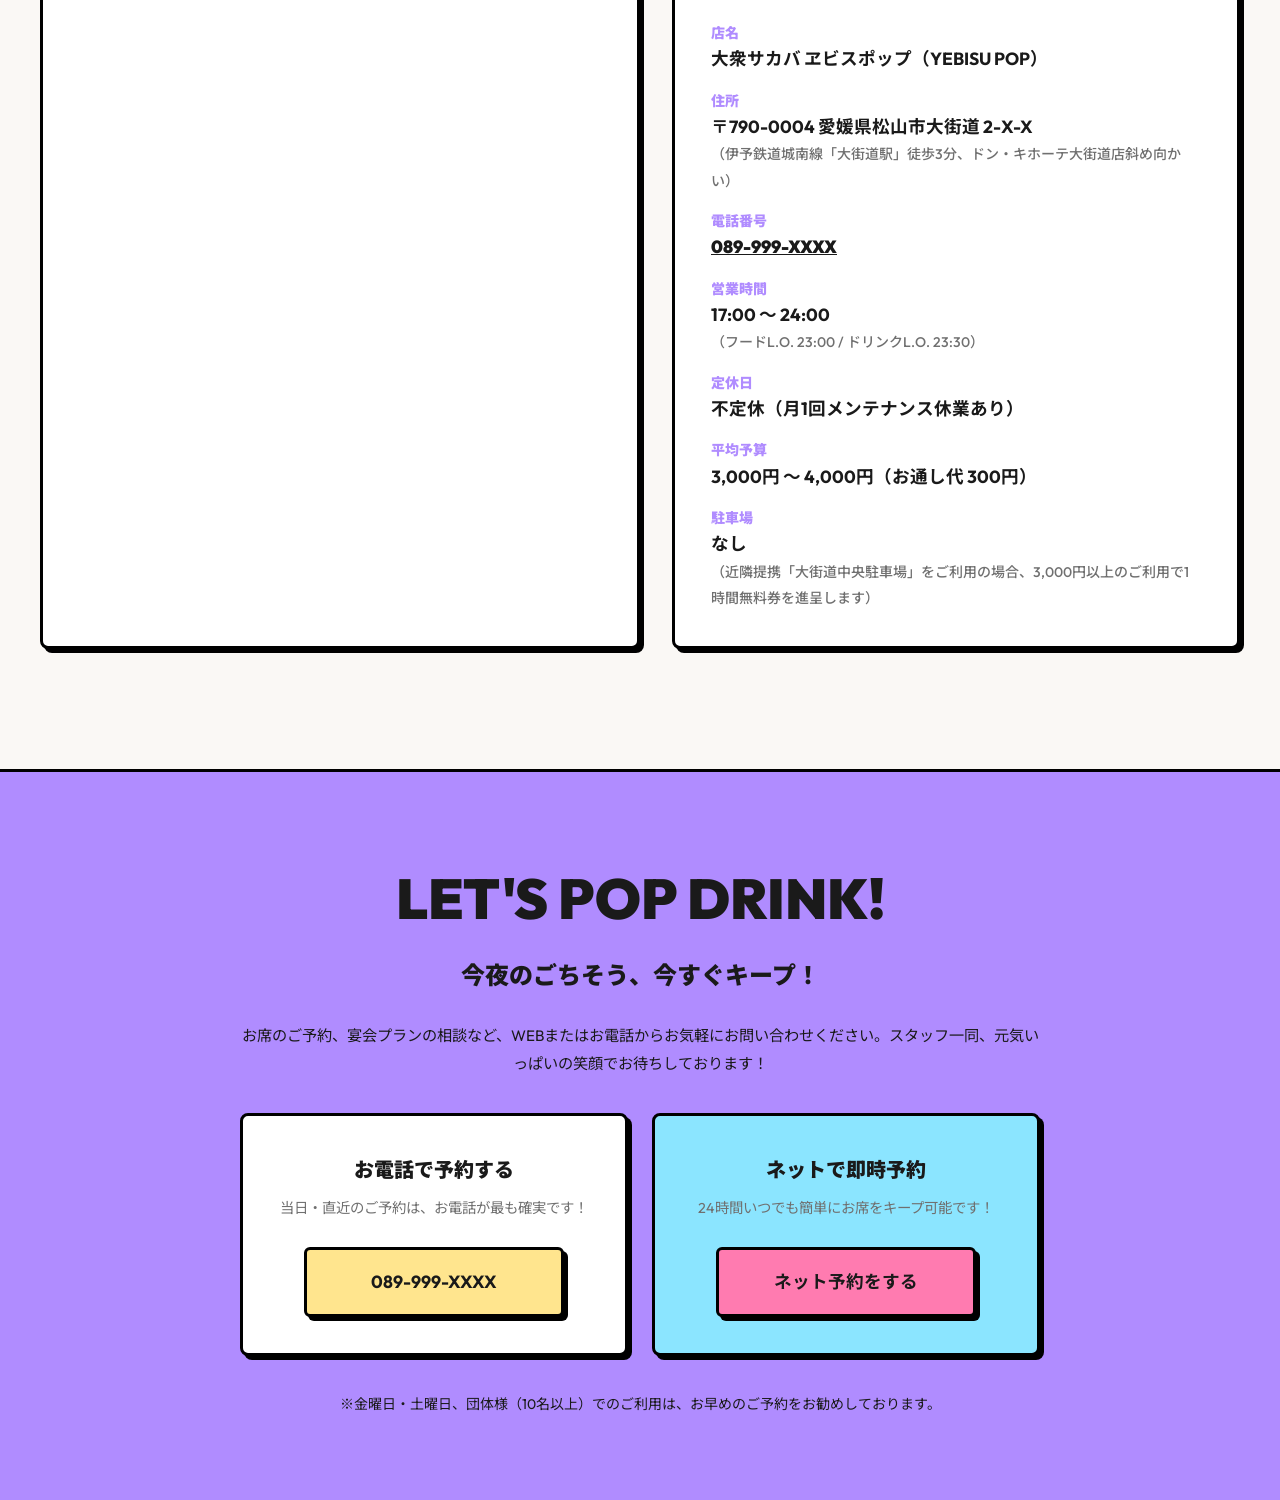
<file: docs/dm-05/index.html>
<!DOCTYPE html>
<html lang="ja">

<head>
    <meta charset="UTF-8">
    <meta name="viewport" content="width=device-width, initial-scale=1.0">
    <title>大衆サカバ ヱビスポップ（YEBISU POP）| 愛媛県松山市大街道のネオ大衆居酒屋</title>
    <link rel="preconnect" href="https://fonts.googleapis.com">
    <link rel="preconnect" href="https://fonts.gstatic.com" crossorigin>
    <link
        href="https://fonts.googleapis.com/css2?family=Noto+Sans+JP:wght@400;500;700;900&family=Outfit:wght@400;600;800;900&display=swap"
        rel="stylesheet">
    <link rel="stylesheet" href="css/base/variable.css">
    <link rel="stylesheet" href="css/base/content.css">
    <link rel="stylesheet" href="css/base/component.css">
    <link rel="stylesheet" href="css/style.css">
</head>

<body>
    <div id="body_wrap">
        <div id="content" class="l-content__body l-container">
            <main>

                <section id="hero" class="hero">
                    <div class="hero__inner">
                        <div class="hero__badge-wrap">
                            <span class="c-badge --pink">松山市大街道</span>
                            <span class="c-badge --green">ネオ大衆居酒屋</span>
                        </div>
                        <h1 class="hero__title">
                            <span class="hero__title-sub">昭和レトロ×令和ポップの融合</span>
                            <span class="hero__title-main">大街道で一番<br class="--sp-only"><span
                                    class="--highlight">ポップな夜を。</span></span>
                        </h1>
                        <div class="hero__lead">
                            <p class="c-autoWrap">
                                <span>毎日手包みするジューシーな「極厚鉄板餃子」と、</span><span>SNS映え抜群の「カラフル生搾りフルーツサワー」。</span>
                            </p>
                            <p class="c-autoWrap">
                                <span>遊び心あふれるポップな空間で、とびきり美味しく、</span><span>リーズナブルな大衆宴会を本日も元気に営業中！</span>
                            </p>
                        </div>
                        <div class="hero__cta">
                            <a href="#contact" class="c-btn --pink hero__btn">今すぐネットで予約する</a>
                            <a href="#menu" class="c-btn --yellow hero__btn --secondary">名物メニューを見る</a>
                        </div>
                        <div class="hero__img-frame c-card">
                            <img src="assets/hero.png" alt="ヱビスポップの名物フルーツサワーと鉄板手包み餃子" class="hero__img">
                        </div>
                    </div>
                </section>

                <section id="concept" class="concept">
                    <div class="concept__inner">
                        <h2 class="c-sec-title">
                            <span class="c-sec-title__en">Our Concept</span>
                            <span class="c-sec-title__ja c-autoWrap">
                                <span class="c-sec-title__ja-line1">ヱビスポップの</span><span
                                    class="c-sec-title__ja-line2">「3大ヤバいこだわり」</span>
                            </span>
                        </h2>
                        <div class="concept__grid">
                            <article class="concept__card c-card">
                                <div class="concept__card-num">01</div>
                                <h3 class="concept__card-title">映えてガチ旨！<br>カラフル生搾りサワー</h3>
                                <p class="concept__card-desc">
                                    季節のフルーツをごろごろ贅沢に詰め込んだ、見た目も味わいも抜群の生搾りフルーツサワー！ノンアルコール対応も可能なので、お酒の得意・不得意に関わらずみんなで楽しめます。
                                </p>
                            </article>
                            <article class="concept__card c-card --highlight">
                                <div class="concept__card-num">02</div>
                                <h3 class="concept__card-title">肉汁爆発！<br>名物・極厚鉄板手包み餃子</h3>
                                <p class="concept__card-desc">
                                    毎日店内でひとつずつ手包みし、熱々の鉄板で焼き上げる極厚皮のジューシー餃子！パリッとモチモチの皮からあふれ出る旨味たっぷりの肉汁は、一度食べたらヤミツキ間違いなし！
                                </p>
                            </article>
                            <article class="concept__card c-card">
                                <div class="concept__card-num">03</div>
                                <h3 class="concept__card-title">ネオレトロ空間！<br>昭和×令和の遊び場</h3>
                                <p class="concept__card-desc">
                                    ピカピカ輝くカラフルなネオンサインと、どこか懐かしい昭和レトロなポスターが彩る店内。どこを切り取っても「映える」アートな空間で、いつもと違う特別な居酒屋夜会を。
                                </p>
                            </article>
                        </div>
                    </div>
                </section>

                <section id="menu" class="menu">
                    <div class="menu__inner">
                        <h2 class="c-sec-title">
                            <span class="c-sec-title__en">Special Menu</span>
                            <span class="c-sec-title__ja">ヱビスポップの名物お品書き</span>
                        </h2>
                        <div class="menu__tabs">
                            <button class="menu__tab-btn c-btn --pink js-menu-tab active"
                                data-target="food-category">お食事 (FOODS)</button>
                            <button class="menu__tab-btn c-btn js-menu-tab --secondary"
                                data-target="drink-category">お飲み物 (DRINKS)</button>
                        </div>

                        <div class="menu__categories-wrap">
                            <div id="food-category" class="menu__category-content active">
                                <h3 class="menu__category-title">
                                    <span class="c-badge --pink">SIGNATURE</span>
                                    <span class="menu__category-text">名物・看板メニュー</span>
                                </h3>
                                <div class="menu__grid --food">
                                    <article class="menu__item c-card">
                                        <div class="menu__item-img-wrap">
                                            <img src="assets/gyoza.png" alt="極厚鉄板手包み餃子" class="menu__item-img">
                                            <span class="menu__item-badge c-badge --pink">名物・まずコレ！</span>
                                        </div>
                                        <div class="menu__item-body">
                                            <h3 class="menu__item-title">極厚鉄板手包み餃子（8個）</h3>
                                            <p class="menu__item-desc">
                                                店主自慢のモチモチ極厚皮から、じゅわっと肉汁が飛び出す大人気餃子。ビールやサワーが進む不動のエースです！
                                            </p>
                                            <p class="menu__item-price">480円<span class="menu__item-tax">（税込528円）</span>
                                            </p>
                                        </div>
                                    </article>

                                    <article class="menu__item c-card">
                                        <div class="menu__item-img-wrap">
                                            <img src="assets/yakiton.png" alt="チーズやきとん盛り合わせ" class="menu__item-img">
                                            <span class="menu__item-badge c-badge --green">リピート率No.1</span>
                                        </div>
                                        <div class="menu__item-body">
                                            <h3 class="menu__item-title">チーズやきとん盛り合わせ（5本）</h3>
                                            <p class="menu__item-desc">
                                                じっくり炭火で焼き上げたジューシーなやきとんに、とろ〜り濃厚チーズをたっぷり絡めた進化系やきとん！
                                            </p>
                                            <p class="menu__item-price">680円<span class="menu__item-tax">（税込748円）</span>
                                            </p>
                                        </div>
                                    </article>
                                </div>

                                <h3 class="menu__category-title --list">
                                    <span class="c-badge --yellow">STANDARDS</span>
                                    <span class="menu__category-text">ヱビスポップの定番逸品料理</span>
                                </h3>
                                <div class="menu__list c-card">
                                    <div class="menu__list-grid">
                                        <div class="menu__list-column">
                                            <div class="menu__list-item">
                                                <span class="menu__list-name">とろ〜り半熟玉子のポテトサラダ</span>
                                                <span class="menu__list-dots"></span>
                                                <span class="menu__list-price">380円<span
                                                        class="menu__list-price-tax">（税込418円）</span></span>
                                            </div>
                                            <div class="menu__list-item">
                                                <span class="menu__list-name">ぱりぱりピーマンと自家製肉味噌</span>
                                                <span class="menu__list-dots"></span>
                                                <span class="menu__list-price">350円<span
                                                        class="menu__list-price-tax">（税込385円）</span></span>
                                            </div>
                                            <div class="menu__list-item">
                                                <span class="menu__list-name">やみつき塩ダレたたききゅうり</span>
                                                <span class="menu__list-dots"></span>
                                                <span class="menu__list-price">290円<span
                                                        class="menu__list-price-tax">（税込319円）</span></span>
                                            </div>
                                        </div>
                                        <div class="menu__list-column">
                                            <div class="menu__list-item">
                                                <span class="menu__list-name">大衆サカバの極厚ハムカツ</span>
                                                <span class="menu__list-dots"></span>
                                                <span class="menu__list-price">420円<span
                                                        class="menu__list-price-tax">（税込462円）</span></span>
                                            </div>
                                            <div class="menu__list-item">
                                                <span class="menu__list-name">鉄板焼きそば（ソース・極旨塩）</span>
                                                <span class="menu__list-dots"></span>
                                                <span class="menu__list-price">580円<span
                                                        class="menu__list-price-tax">（税込638円）</span></span>
                                            </div>
                                            <div class="menu__list-item">
                                                <span class="menu__list-name">昭和レトロな鉄板ナポリタン</span>
                                                <span class="menu__list-dots"></span>
                                                <span class="menu__list-price">650円<span
                                                        class="menu__list-price-tax">（税込715円）</span></span>
                                            </div>
                                        </div>
                                    </div>
                                </div>
                            </div>

                            <div id="drink-category" class="menu__category-content">
                                <h3 class="menu__category-title">
                                    <span class="c-badge --cyan">SIGNATURE</span>
                                    <span class="menu__category-text">名物・看板ドリンク</span>
                                </h3>
                                <div class="menu__grid --drink">
                                    <article class="menu__item c-card">
                                        <div class="menu__item-img-wrap">
                                            <img src="assets/sour.png" alt="ゴロゴロ生搾りレモンサワー" class="menu__item-img">
                                            <span class="menu__item-badge c-badge --yellow">映え度MAX</span>
                                        </div>
                                        <div class="menu__item-body">
                                            <h3 class="menu__item-title">ゴロゴロ生搾りレモンサワー</h3>
                                            <p class="menu__item-desc">
                                                凍らせたレモンが丸ごと1個分ゴロゴロ入った、当店名物のフルーツサワー。すっきり爽快な飲み口！
                                            </p>
                                            <p class="menu__item-price">450円<span class="menu__item-tax">（税込495円）</span>
                                            </p>
                                        </div>
                                    </article>
                                </div>

                                <h3 class="menu__category-title --list">
                                    <span class="c-badge --yellow">STANDARDS</span>
                                    <span class="menu__category-text">ヱビスポップの定番アルコール・ソフトドリンク</span>
                                </h3>
                                <div class="menu__list c-card">
                                    <div class="menu__list-grid">
                                        <div class="menu__list-column">
                                            <div class="menu__list-item">
                                                <span class="menu__list-name">アサヒスーパードライ（生中）</span>
                                                <span class="menu__list-dots"></span>
                                                <span class="menu__list-price">450円<span
                                                        class="menu__list-price-tax">（税込495円）</span></span>
                                            </div>
                                            <div class="menu__list-item">
                                                <span class="menu__list-name">ヱビスポップ名物角ハイボール</span>
                                                <span class="menu__list-dots"></span>
                                                <span class="menu__list-price">380円<span
                                                        class="menu__list-price-tax">（税込418円）</span></span>
                                            </div>
                                            <div class="menu__list-item">
                                                <span class="menu__list-name">大街道イチゴサワー（ノンアル対応可）</span>
                                                <span class="menu__list-dots"></span>
                                                <span class="menu__list-price">480円<span
                                                        class="menu__list-price-tax">（税込528円）</span></span>
                                            </div>
                                        </div>
                                        <div class="menu__list-column">
                                            <div class="menu__list-item">
                                                <span class="menu__list-name">生搾りまるごとキウイサワー</span>
                                                <span class="menu__list-dots"></span>
                                                <span class="menu__list-price">480円<span
                                                        class="menu__list-price-tax">（税込528円）</span></span>
                                            </div>
                                            <div class="menu__list-item">
                                                <span class="menu__list-name">生レモンスカッシュ（ノンアル）</span>
                                                <span class="menu__list-dots"></span>
                                                <span class="menu__list-price">350円<span
                                                        class="menu__list-price-tax">（税込385円）</span></span>
                                            </div>
                                            <div class="menu__list-item">
                                                <span class="menu__list-name">黒ウーロン茶 / 綾鷹緑茶</span>
                                                <span class="menu__list-dots"></span>
                                                <span class="menu__list-price">280円<span
                                                        class="menu__list-price-tax">（税込308円）</span></span>
                                            </div>
                                        </div>
                                    </div>
                                </div>
                            </div>
                        </div>

                        <div class="menu__courses">
                            <div class="menu__course c-card">
                                <div class="menu__course-content">
                                    <span class="c-badge --pink">宴会・女子会に！</span>
                                    <h3 class="menu__course-title">ヱビスポップ満喫プラン（全8品）</h3>
                                    <p class="menu__course-desc">
                                        名物「極厚鉄板餃子」も「チーズやきとん」もすべて入った、当店の一番人気パーティープラン！2時間の飲み放題付きで、各種宴会や女子会、歓送迎会にぴったりです。
                                    </p>
                                </div>
                                <div class="menu__course-side">
                                    <p class="menu__course-price">3,500円<span class="menu__course-tax">（税込3,850円）/
                                            お一人様</span></p>
                                    <a href="#contact" class="c-btn --yellow menu__course-btn">コースを予約する</a>
                                </div>
                            </div>

                            <div class="menu__course c-card">
                                <div class="menu__course-content">
                                    <span class="c-badge --green">贅沢な夜に！</span>
                                    <h3 class="menu__course-title">ヱビスポップ贅沢極みプラン（全10品）</h3>
                                    <p class="menu__course-desc">
                                        看板メニューの餃子ややきとんに加え、特選牛の鉄板ステーキや本日のデザートまで付いた大満足コース！もちろん2時間の飲み放題付きで、特別な記念日やご褒美に。
                                    </p>
                                </div>
                                <div class="menu__course-side">
                                    <p class="menu__course-price">4,500円<span class="menu__course-tax">（税込4,950円）/
                                            お一人様</span></p>
                                    <a href="#contact" class="c-btn --yellow menu__course-btn">コースを予約する</a>
                                </div>
                            </div>
                        </div>
                    </div>
                </section>

                <section id="atmosphere" class="atmosphere">
                    <div class="atmosphere__inner">
                        <h2 class="c-sec-title">
                            <span class="c-sec-title__en">Atmosphere</span>
                            <span class="c-sec-title__ja">ネオン煌めく、大人の遊び場</span>
                        </h2>
                        <div class="atmosphere__grid">
                            <div class="atmosphere__img-wrap c-card">
                                <img src="assets/atmosphere.png" alt="ヱビスポップの店内ネオンとテーブル席" class="atmosphere__img">
                            </div>
                            <div class="atmosphere__body">
                                <h3 class="atmosphere__subtitle c-autoWrap">
                                    <span>どんな夜にもフィットする、</span><span>ハイブリッドレトロ空間</span>
                                </h3>
                                <p class="atmosphere__desc">
                                    暖色系のレトロな間接照明と、現代的なエッジの効いたネオンサインが絶妙に融合したおしゃれな店内。
                                </p>
                                <p class="atmosphere__desc">
                                    デートやお一人様に最適な「ライブ感あふれるカウンター席」から、女子会やサークル・会社の集まりで賑やかに過ごせる「ゆったりソファー・テーブル席」まで幅広く完備。どのお席に座っても、おもちゃ箱をひっくり返したような楽しい時間が過ごせます。
                                </p>
                                <div class="atmosphere__badge-list">
                                    <span class="c-badge --pink">カウンター 8席</span>
                                    <span class="c-badge --green">テーブル 32席</span>
                                    <span class="c-badge --yellow">貸切対応可能</span>
                                </div>
                            </div>
                        </div>
                    </div>
                </section>

                <section id="recommend" class="recommend">
                    <div class="recommend__inner c-card">
                        <h2 class="c-sec-title --center">
                            <span class="c-sec-title__en">Recommend</span>
                            <span
                                class="c-sec-title__ja c-autoWrap"><span>こんな夜に、</span><span>ヱビスポップ</span><span>へお越しください！</span></span>
                            </span>
                        </h2>
                        <ul class="recommend__list">
                            <li class="recommend__item">
                                <span class="recommend__icon">✔</span>
                                <p class="recommend__text">「映える美味しいお酒」と、絶品の餃子でみんなでワイワイ盛り上がりたい！</p>
                            </li>
                            <li class="recommend__item">
                                <span class="recommend__icon">✔</span>
                                <p class="recommend__text">大街道駅からすぐ近くで、終電ギリギリまでサクッと安く・楽しく飲みたい！</p>
                            </li>
                            <li class="recommend__item">
                                <span class="recommend__icon">✔</span>
                                <p class="recommend__text">昭和のレトロな温かみと、今どきのネオンのおしゃれな空間でちょっと特別なデートを楽しみたい！</p>
                            </li>
                            <li class="recommend__item">
                                <span class="recommend__icon">✔</span>
                                <p class="recommend__text">お酒が飲めないメンバーも楽しめる、ノンアルメニューが豊富な居酒屋を探している！</p>
                            </li>
                        </ul>
                    </div>
                </section>

                <section id="voice" class="voice">
                    <div class="voice__inner">
                        <h2 class="c-sec-title">
                            <span class="c-sec-title__en">Customer Voice</span>
                            <span class="c-sec-title__ja">ポッパーたちのリアルな声</span>
                        </h2>
                        <div class="voice__grid">
                            <blockquote class="voice__item c-card">
                                <p class="voice__text">
                                    「フルーツサワーが可愛すぎてテンション上がりました！餃子も皮が本当にモチモチで、一口噛むと肉汁がジュワッとあふれ出します。店内もポップでどこを撮っても映えます！」
                                </p>
                                <cite class="voice__author">20代・女子会ご利用のお客様</cite>
                            </blockquote>

                            <blockquote class="voice__item c-card --highlight">
                                <p class="voice__text">
                                    「ネオ居酒屋と聞いて『映え優先』かと思いきや、料理がガチで美味しい。やきとんは肉厚でジューシー、鉄板餃子も絶品。大街道のドンキの目の前という立地も集まりやすくて最高です。」
                                </p>
                                <cite class="voice__author">30代・同僚との飲み会のお客様</cite>
                            </blockquote>
                        </div>
                    </div>
                </section>

                <section id="faq" class="faq">
                    <div class="faq__inner">
                        <h2 class="c-sec-title">
                            <span class="c-sec-title__en">FAQ</span>
                            <span class="c-sec-title__ja">ヱビスポップのよくある質問</span>
                        </h2>
                        <div class="faq__list">
                            <details class="faq__item c-card">
                                <summary class="faq__question">予約なしでも入れますか？</summary>
                                <div class="faq__answer">
                                    <p>はい、空席があれば予約なしでも大歓迎です！ただし、金曜日・土曜日などの週末は大変混み合いますので、スムーズなご案内のためにお電話かWEBからの事前ご予約をおすすめしております。
                                    </p>
                                </div>
                            </details>
                            <details class="faq__item c-card" open>
                                <summary class="faq__question">お酒があまり強くないのですが、楽しめますか？</summary>
                                <div class="faq__answer">
                                    <p>もちろんです！当店自慢のゴロゴロ生搾りサワーは、すべてノンアルコール（ソーダ割り）に変更可能です。その他ソフトドリンクも充実しておりますので、安心してお越しください！
                                    </p>
                                </div>
                            </details>
                            <details class="faq__item c-card">
                                <summary class="faq__question">クレジットカードや電子マネーは使えますか？</summary>
                                <div class="faq__answer">
                                    <p>はい、各種クレジットカード（Visa, Master, JCB,
                                        AMEX等）、PayPayやd払いなどのQRコード決済、交通系電子マネーがすべてご利用いただけます。</p>
                                </div>
                            </details>
                        </div>
                    </div>
                </section>

                <section id="access" class="access">
                    <div class="access__inner">
                        <h2 class="c-sec-title">
                            <span class="c-sec-title__en">Access</span>
                            <span class="c-sec-title__ja">アクセスと店舗詳細</span>
                        </h2>
                        <div class="access__grid">
                            <div class="access__map c-card">
                                <div class="access__map-placeholder">
                                    <iframe
                                        src="https://www.google.com/maps/embed?pb=!1m14!1m8!1m3!1d3313.8874049013652!2d132.76413702590324!3d33.841014227020764!3m2!1i1024!2i768!4f13.1!3m3!1m2!1s0x354fe592d0be8411%3A0xa26d39eff8ba94a3!2z5oSb5aqb55yM5bqBIOacrOmkqA!5e0!3m2!1sja!2sjp!4v1776301488462!5m2!1sja!2sjp"
                                        style="border:0;" allowfullscreen="" loading="lazy"
                                        referrerpolicy="no-referrer-when-downgrade"></iframe>
                                </div>
                            </div>
                            <div class="access__info c-card">
                                <dl class="access__details">
                                    <dt>店名</dt>
                                    <dd>大衆サカバ ヱビスポップ（YEBISU POP）</dd>
                                    <dt>住所</dt>
                                    <dd>〒790-0004 愛媛県松山市大街道 2-X-X<br><span
                                            class="--notion">（伊予鉄道城南線「大街道駅」徒歩3分、ドン・キホーテ大街道店斜め向かい）</span></dd>
                                    <dt>電話番号</dt>
                                    <dd><a href="tel:089-999-XXXX" class="--link">089-999-XXXX</a></dd>
                                    <dt>営業時間</dt>
                                    <dd>17:00 〜 24:00<br><span class="--notion">（フードL.O. 23:00 / ドリンクL.O. 23:30）</span>
                                    </dd>
                                    <dt>定休日</dt>
                                    <dd>不定休（月1回メンテナンス休業あり）</dd>
                                    <dt>平均予算</dt>
                                    <dd>3,000円 〜 4,000円（お通し代 300円）</dd>
                                    <dt>駐車場</dt>
                                    <dd>なし<br><span
                                            class="--notion">（近隣提携「大街道中央駐車場」をご利用の場合、3,000円以上のご利用で1時間無料券を進呈します）</span>
                                    </dd>
                                </dl>
                            </div>
                        </div>
                    </div>
                </section>

                <section id="contact" class="contact">
                    <div class="contact__inner">
                        <div class="contact__header">
                            <h2 class="contact__title">LET'S POP DRINK!</h2>
                            <p class="contact__lead">今夜のごちそう、今すぐキープ！</p>
                            <p class="contact__desc">
                                お席のご予約、宴会プランの相談など、WEBまたはお電話からお気軽にお問い合わせください。スタッフ一同、元気いっぱいの笑顔でお待ちしております！
                            </p>
                        </div>
                        <div class="contact__grid">
                            <div class="contact__method c-card">
                                <h3 class="contact__method-title">お電話で予約する</h3>
                                <p class="contact__method-text">当日・直近のご予約は、お電話が最も確実です！</p>
                                <a href="tel:089-999-XXXX" class="c-btn --yellow contact__btn">089-999-XXXX</a>
                            </div>
                            <div class="contact__method c-card --highlight">
                                <h3 class="contact__method-title">ネットで即時予約</h3>
                                <p class="contact__method-text">24時間いつでも簡単にお席をキープ可能です！</p>
                                <a href="#" class="c-btn --pink contact__btn">ネット予約をする</a>
                            </div>
                        </div>
                        <p class="contact__notion">※金曜日・土曜日、団体様（10名以上）でのご利用は、お早めのご予約をお勧めしております。</p>
                    </div>
                </section>

            </main>
        </div>
    </div>
    <script src="js/script.js" defer></script>
</body>

</html>
</file>
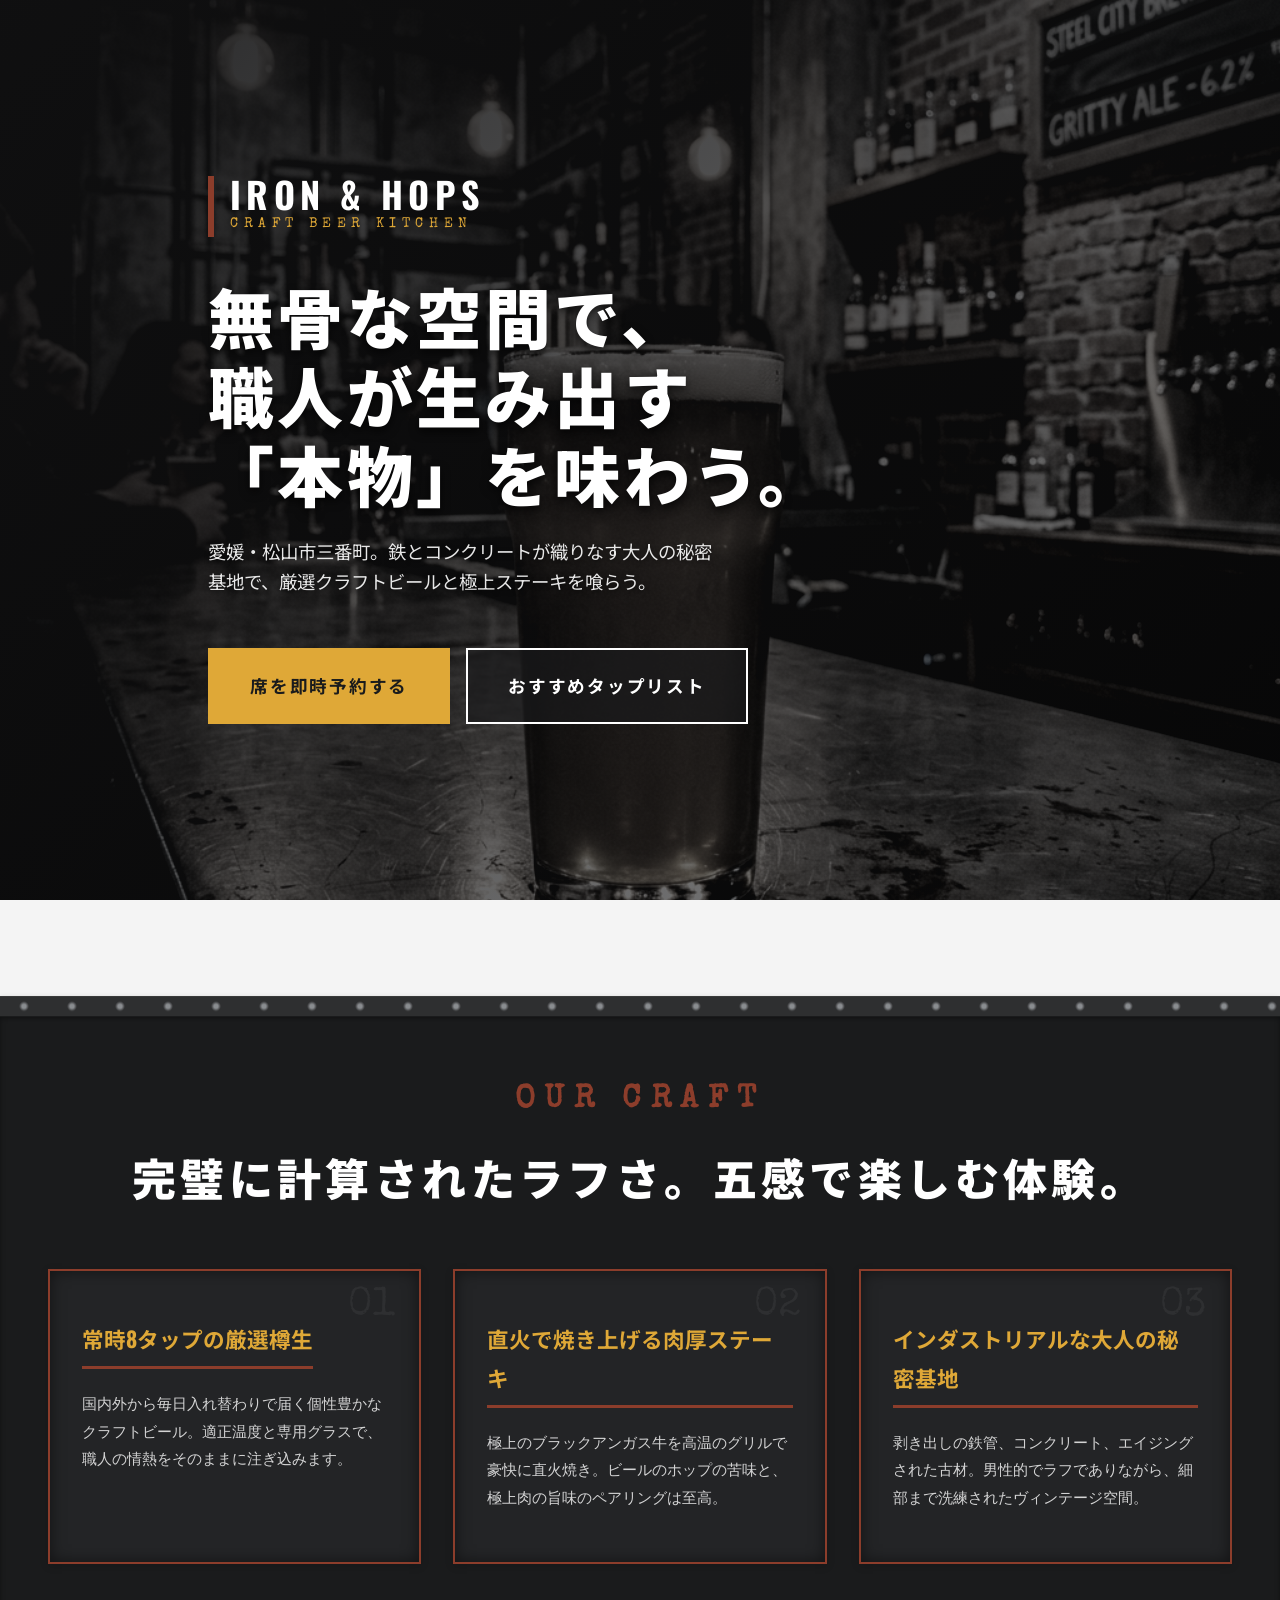
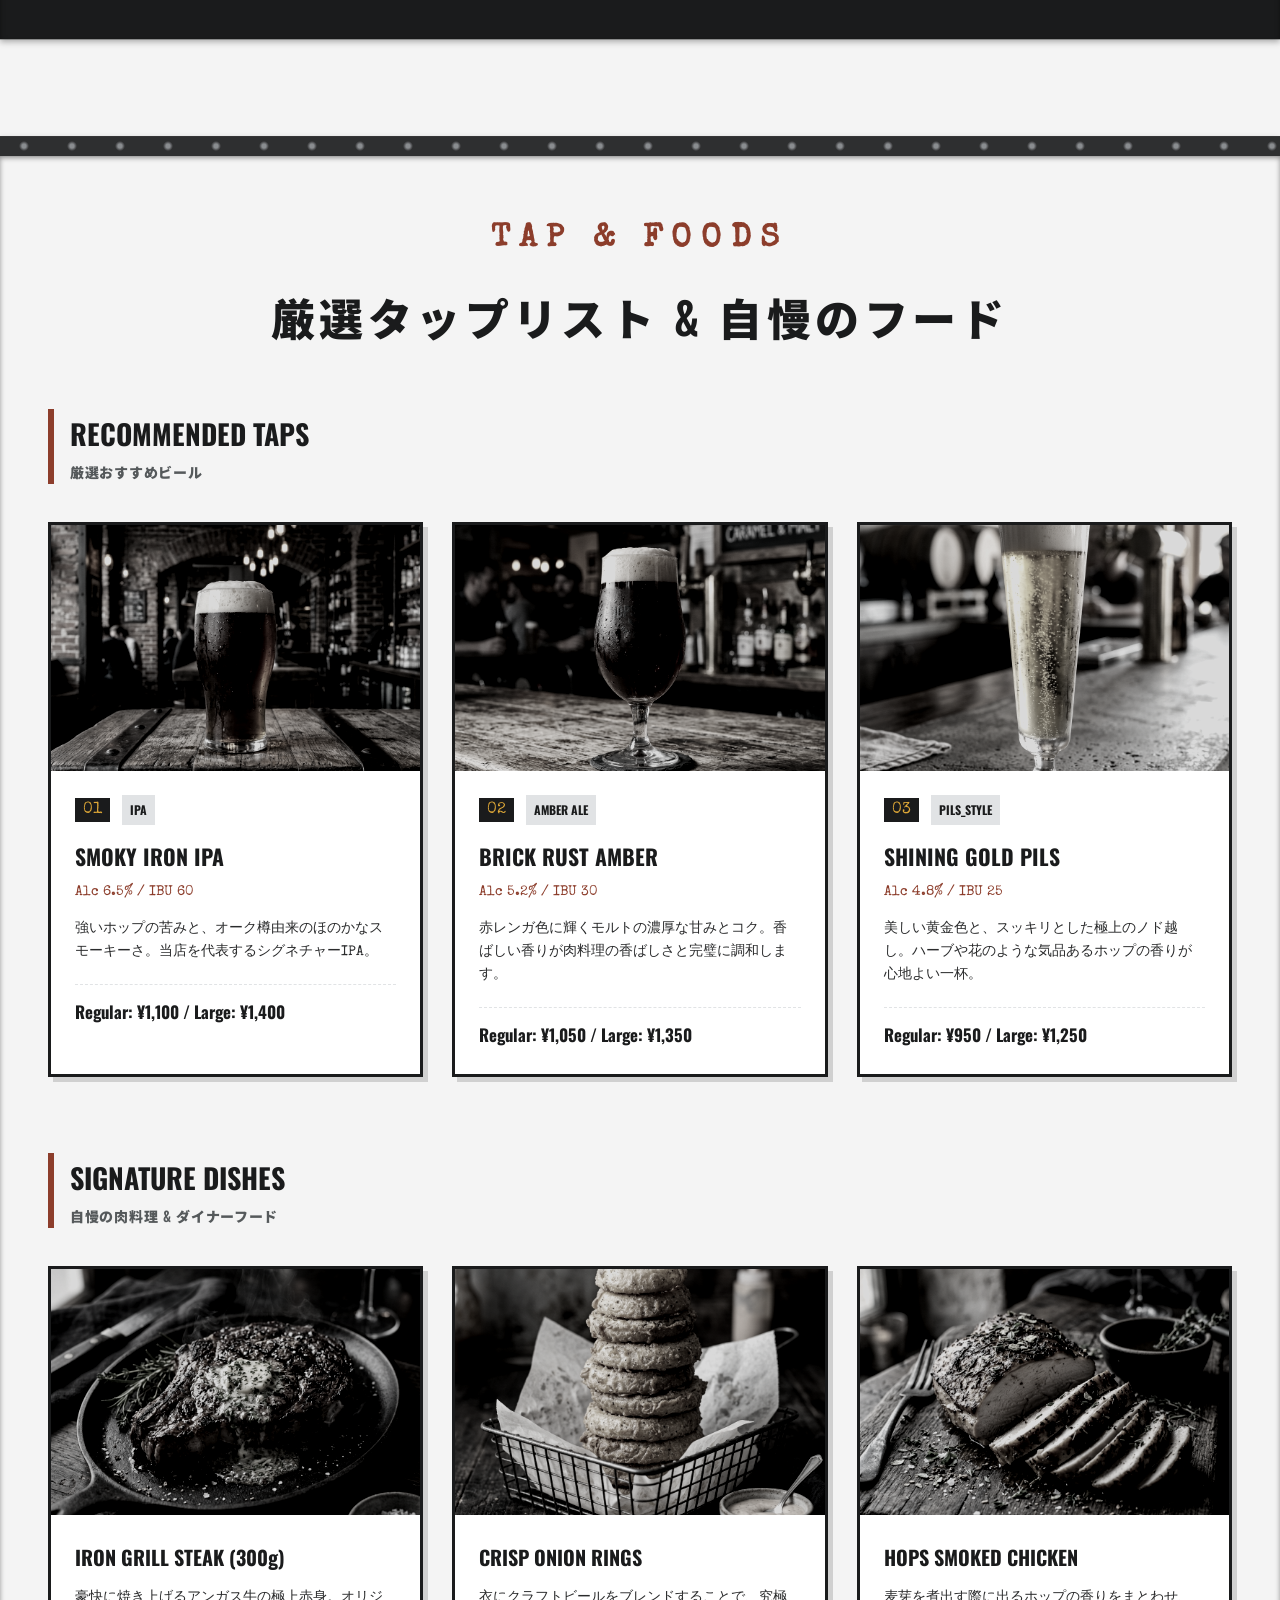
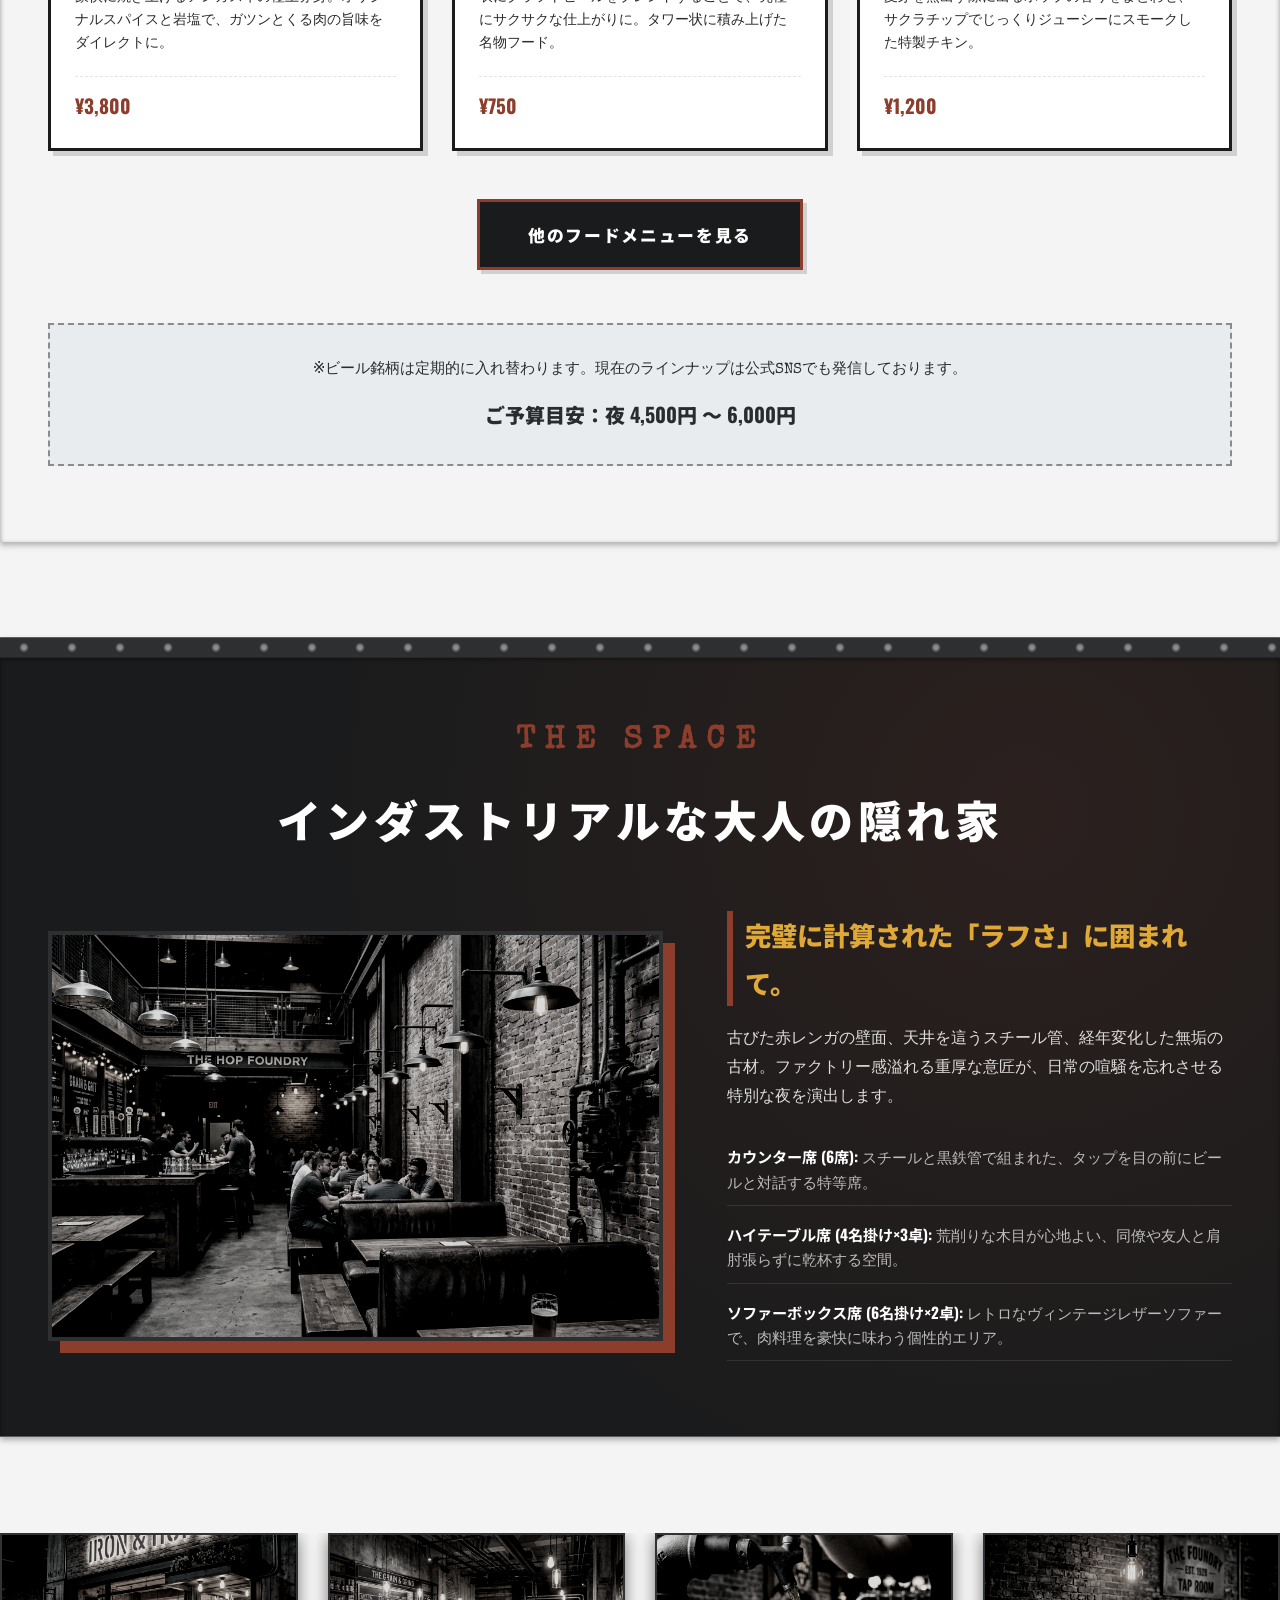
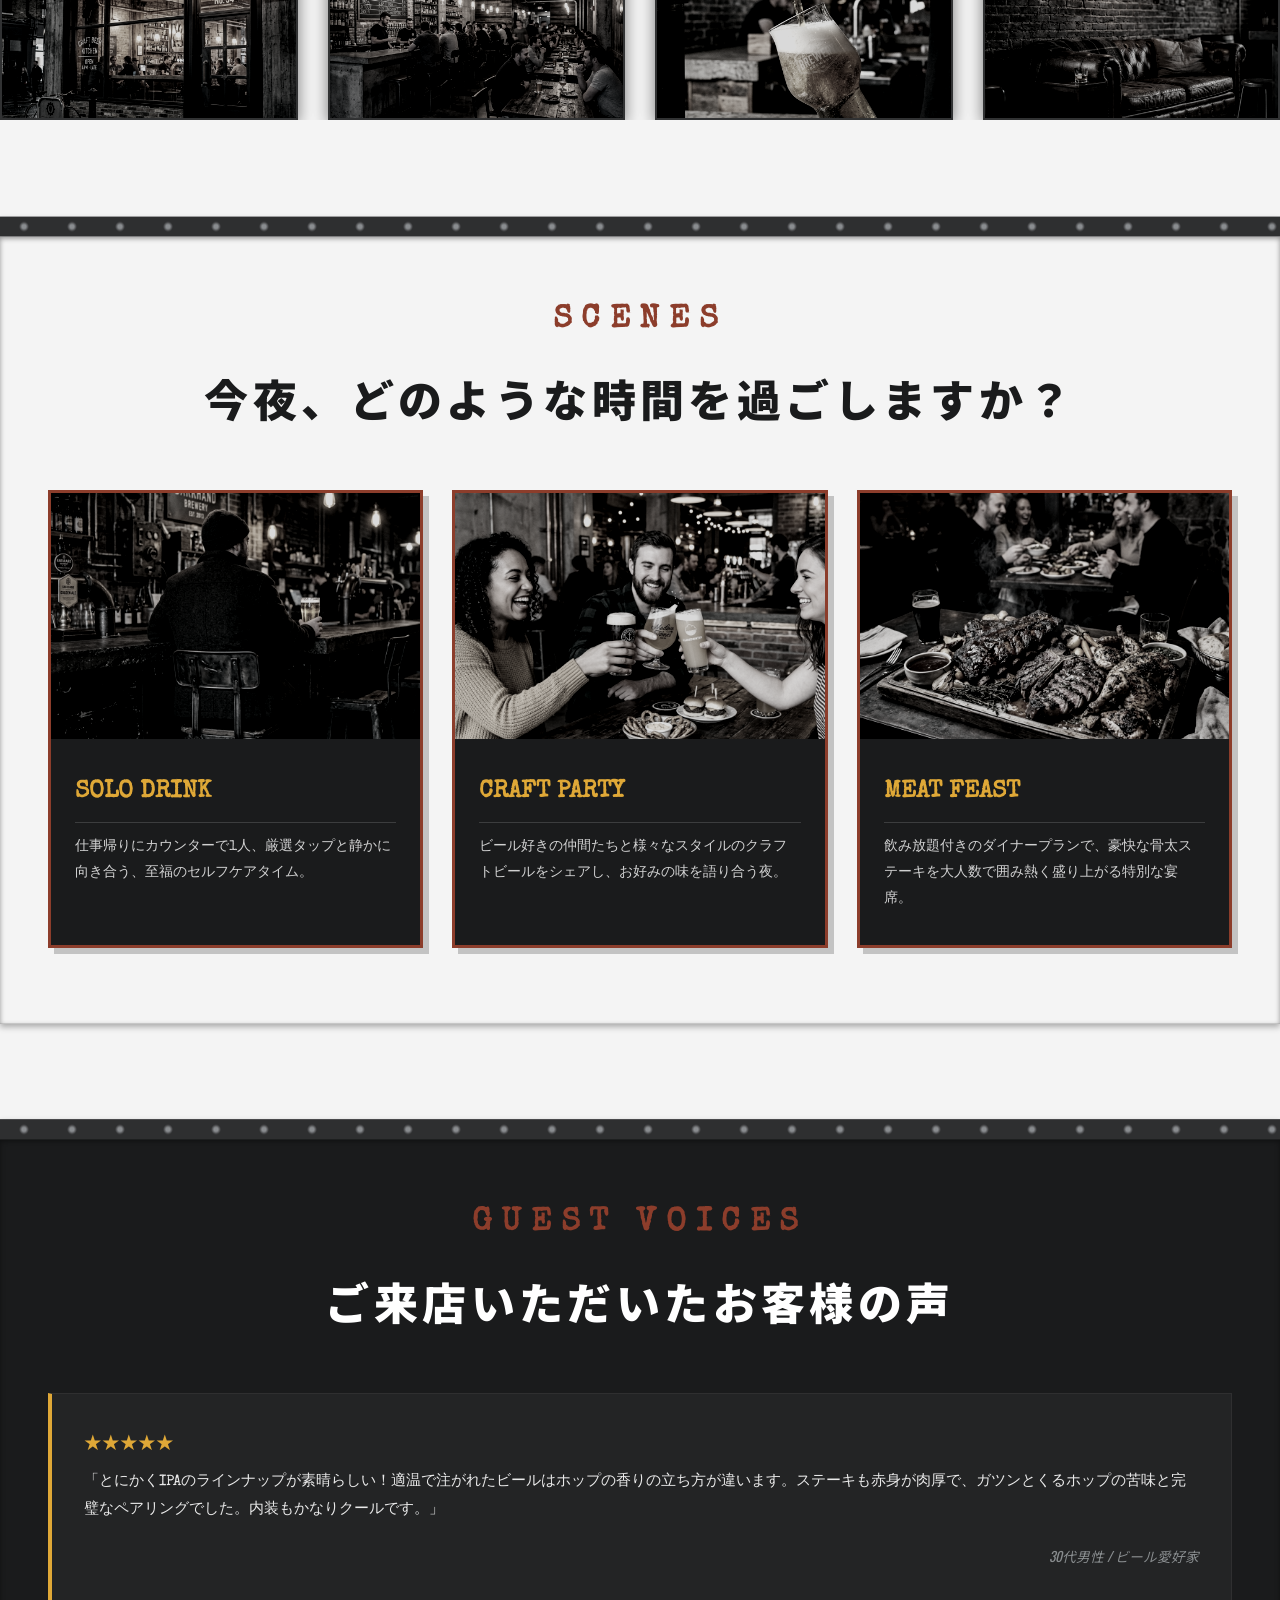
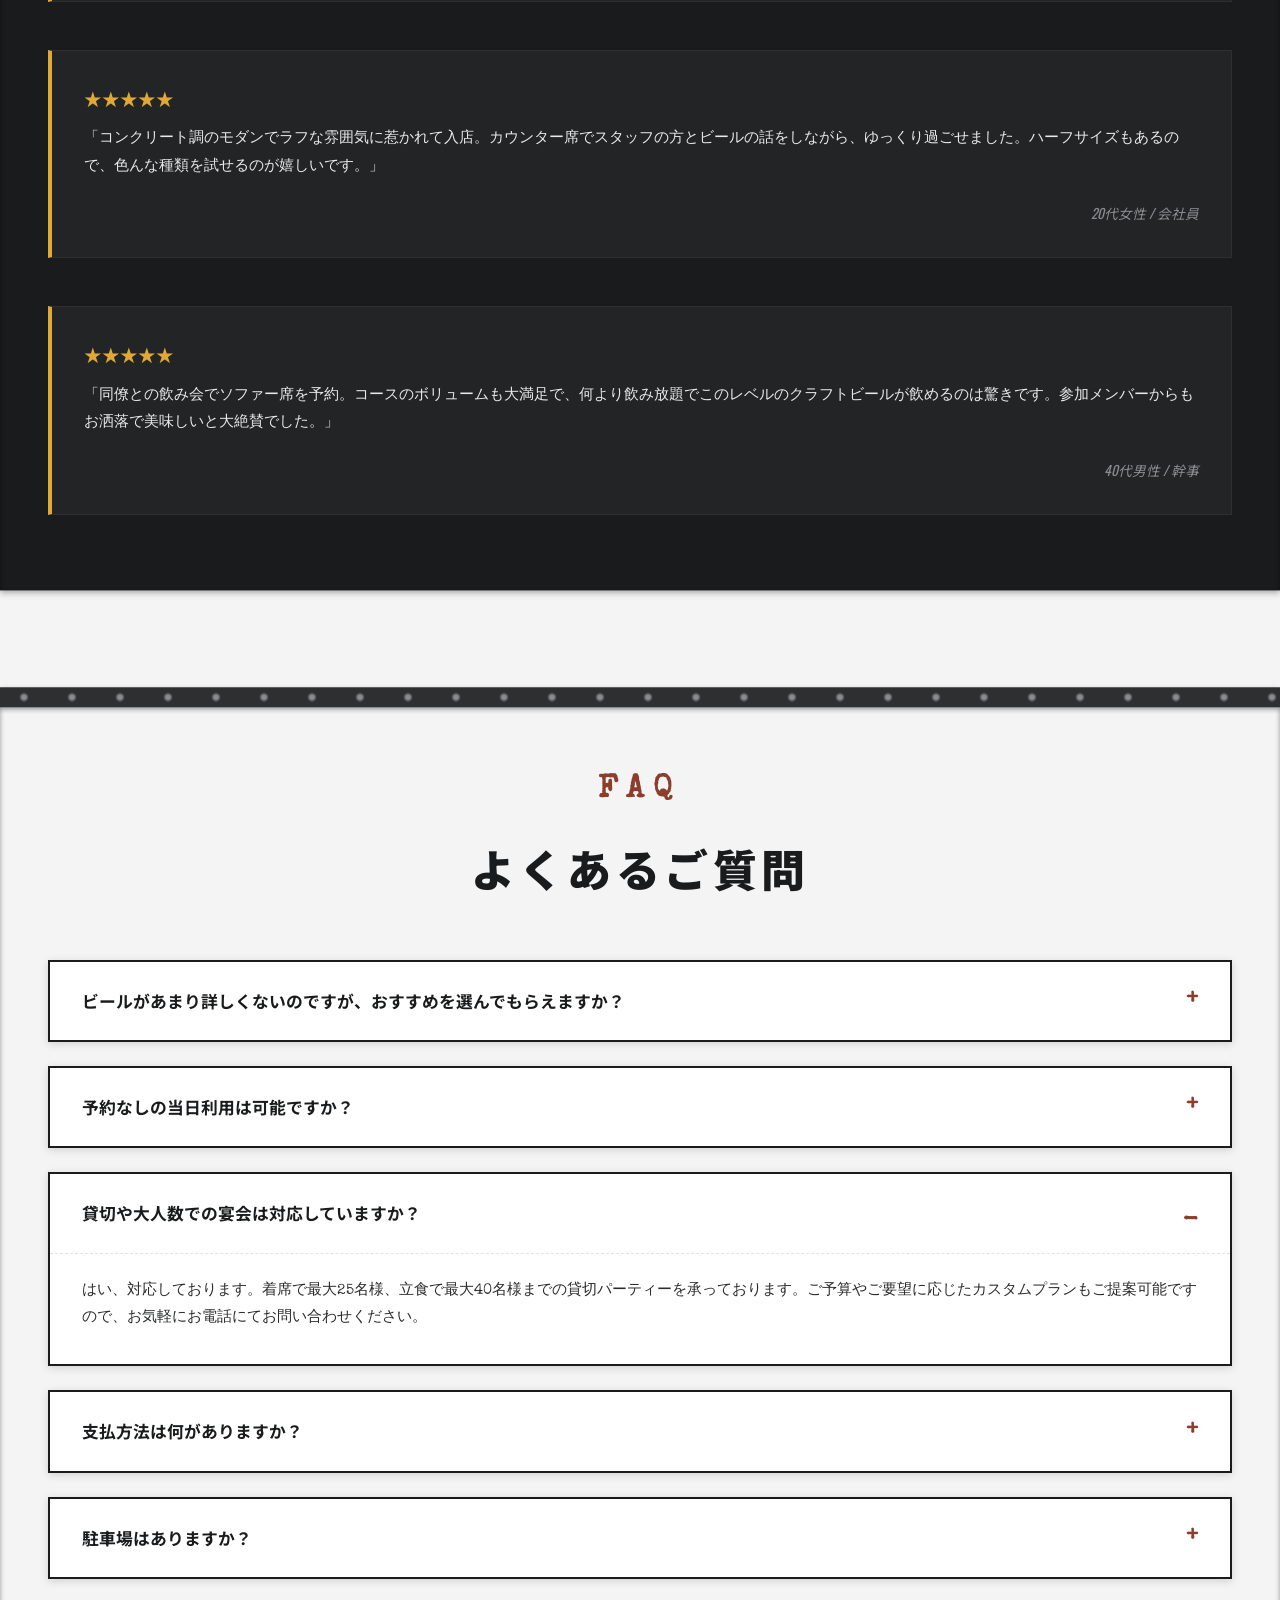
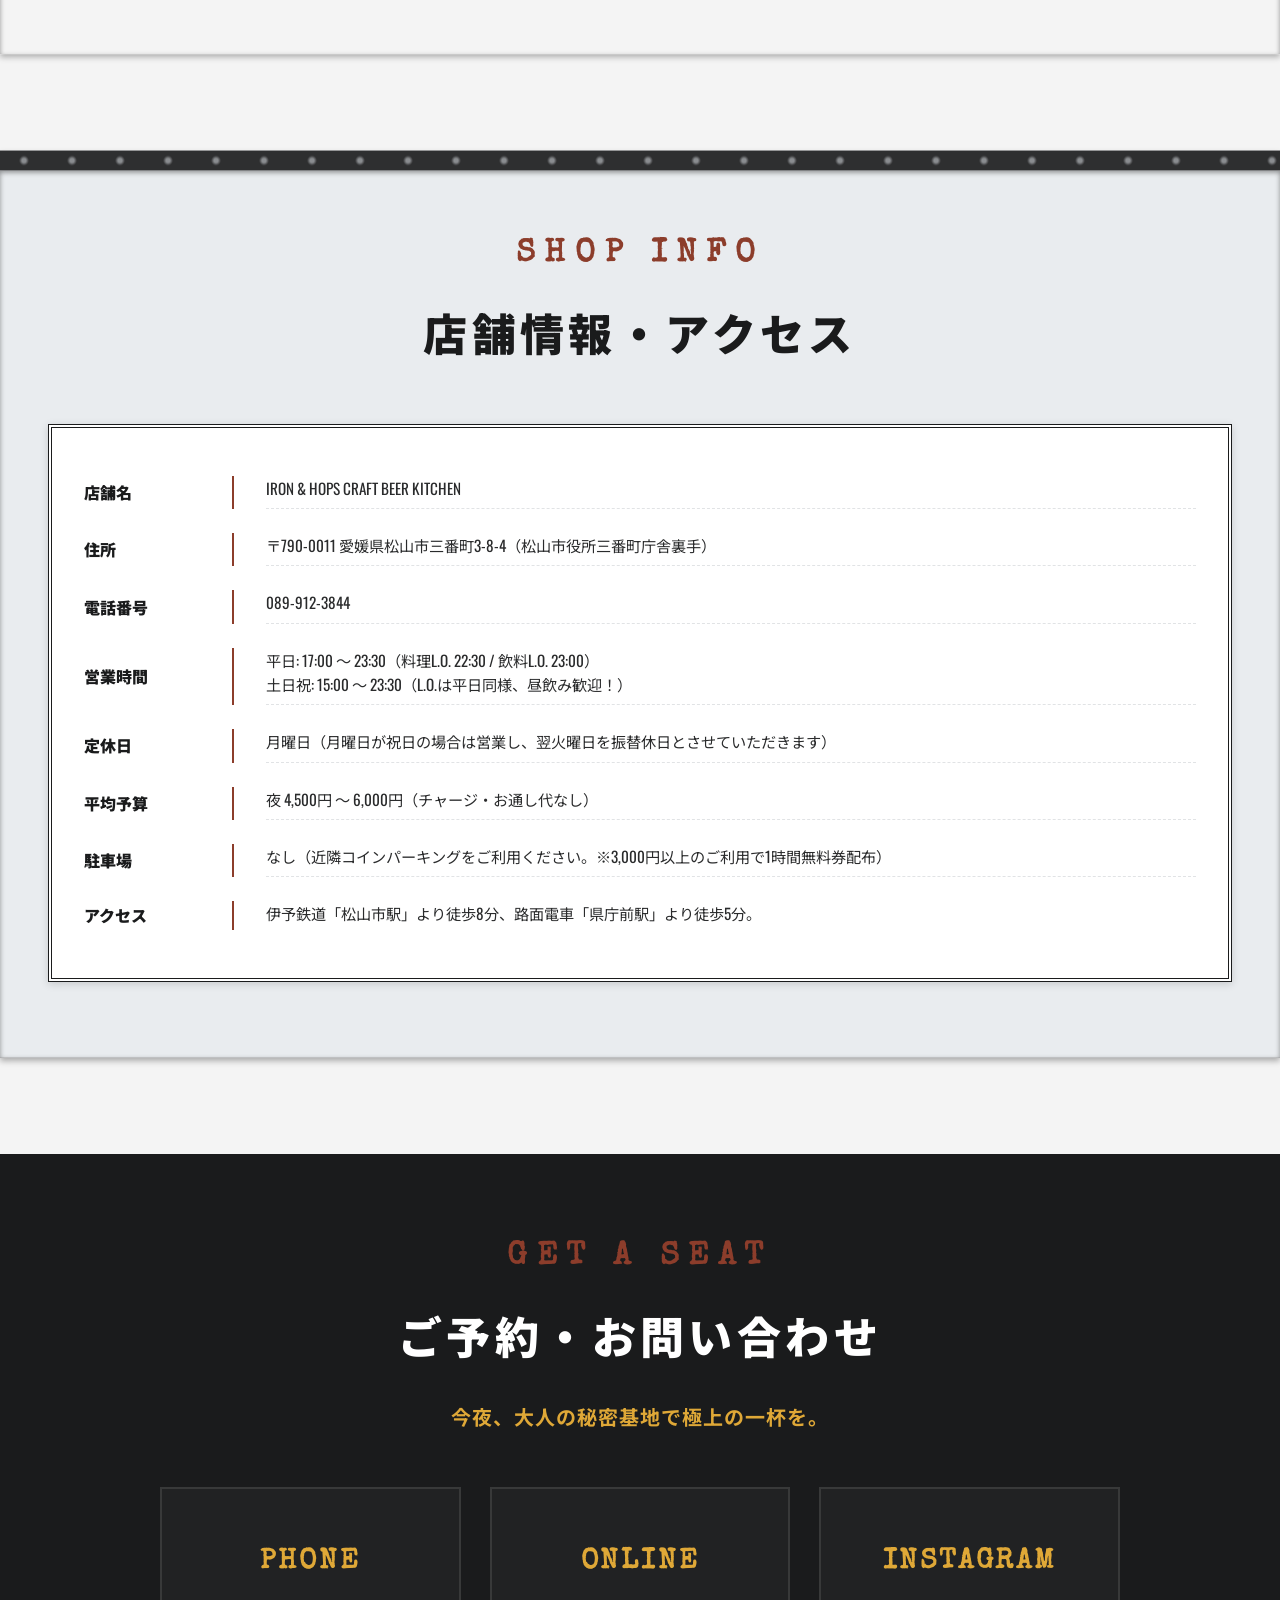
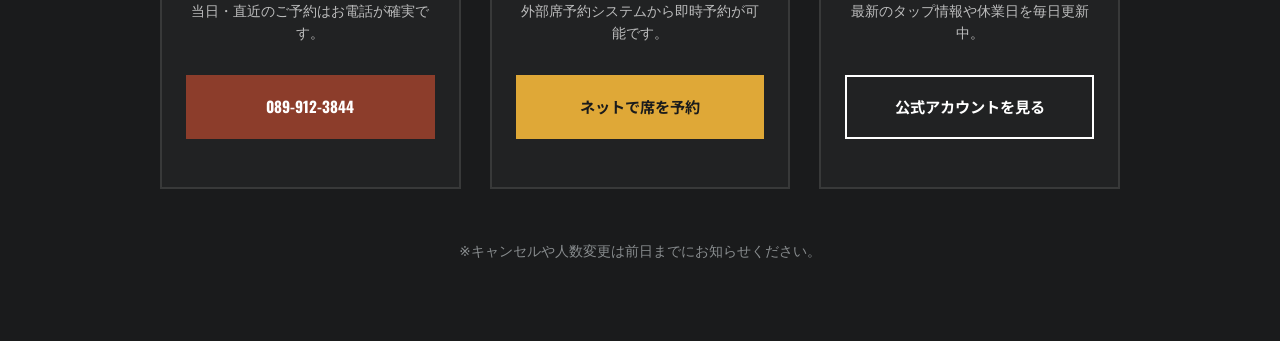
<file: docs/dm-07/index.html>
<!DOCTYPE html>
<html lang="ja">

<head>
    <meta charset="UTF-8">
    <meta name="viewport" content="width=device-width, initial-scale=1.0">
    <title>IRON &amp; HOPS | 愛媛県松山市三番町のインダストリアル・クラフトビールバー &amp; ステーキダイナー</title>
    <meta name="description"
        content="鉄とコンクリートが織りなす無骨な空間で、職人魂が宿る日替わりの厳選クラフトビールと豪快なステーキを喰らう。愛媛・松山市三番町の『大人の秘密基地』IRON &amp; HOPS（アイアン＆ホップス）。">
    <link rel="preconnect" href="https://fonts.googleapis.com">
    <link rel="preconnect" href="https://fonts.gstatic.com" crossorigin>
    <link
        href="https://fonts.googleapis.com/css2?family=Noto+Sans+JP:wght@400;500;700;900&family=Oswald:wght@400;500;700&family=Special+Elite&display=swap"
        rel="stylesheet">
    <link rel="stylesheet" href="css/base/swiper-bundle.min.css">
    <link rel="stylesheet" href="css/base/variable.css">
    <link rel="stylesheet" href="css/base/content.css">
    <link rel="stylesheet" href="css/base/component.css">
    <link rel="stylesheet" href="css/style.css">
</head>

<body>
    <div id="body_wrap">
        <div id="content" class="l-content__body l-container">
            <main>

                <!-- Section: Hero (ファーストビュー) -->
                <section id="hero" class="hero">
                    <div class="hero__inner">
                        <div class="hero__header">
                            <div class="hero__logo-wrapper">
                                <span class="hero__logo-main">IRON &amp; HOPS</span>
                                <span class="hero__logo-sub">CRAFT BEER KITCHEN</span>
                            </div>
                        </div>
                        <div class="hero__content">
                            <h1 class="hero__title">無骨な空間で、<br>職人が生み出す<br>「本物」を味わう。</h1>
                            <p class="hero__lead">愛媛・松山市三番町。鉄とコンクリートが織りなす大人の秘密基地で、厳選クラフトビールと極上ステーキを喰らう。</p>
                        </div>
                        <div class="hero__cta">
                            <a href="#contact" class="hero__btn --primary">席を即時予約する</a>
                            <a href="#menu" class="hero__btn --secondary">おすすめタップリスト</a>
                        </div>
                    </div>
                    <div class="hero__img-wrapper">
                        <img src="assets/hero.png" alt="IRON &amp; HOPS クラフトビールイメージ" class="hero__img c-mono-img">
                    </div>
                </section>

                <!-- Section: About (お店のこだわり) -->
                <section id="about" class="about c-steel-wrap">
                    <div class="c-steel"></div>
                    <div class="about__inner">
                        <div class="c-sec-header">
                            <h2 class="c-sec-title"><span class="c-sec-title__en">OUR CRAFT</span><span
                                    class="c-sec-title__ja --light">完璧に計算されたラフさ。五感で楽しむ体験。</span></h2>
                        </div>
                        <div class="about__grid">
                            <div class="about__card">
                                <div class="about__card-num">01</div>
                                <h3 class="about__card-title">常時8タップの厳選樽生</h3>
                                <p class="about__card-text">国内外から毎日入れ替わりで届く個性豊かなクラフトビール。適正温度と専用グラスで、職人の情熱をそのままに注ぎ込みます。
                                </p>
                            </div>
                            <div class="about__card">
                                <div class="about__card-num">02</div>
                                <h3 class="about__card-title">直火で焼き上げる肉厚ステーキ</h3>
                                <p class="about__card-text">極上のブラックアンガス牛を高温のグリルで豪快に直火焼き。ビールのホップの苦味と、極上肉の旨味のペアリングは至高。</p>
                            </div>
                            <div class="about__card">
                                <div class="about__card-num">03</div>
                                <h3 class="about__card-title">インダストリアルな大人の秘密基地</h3>
                                <p class="about__card-text">剥き出しの鉄管、コンクリート、エイジングされた古材。男性的でラフでありながら、細部まで洗練されたヴィンテージ空間。
                                </p>
                            </div>
                        </div>
                    </div>
                </section>

                <!-- Section: Menu (メニュー・料金) -->
                <section id="menu" class="menu c-steel-wrap">
                    <div class="c-steel"></div>
                    <div class="menu__inner">
                        <div class="c-sec-header">
                            <h2 class="c-sec-title"><span class="c-sec-title__en">TAP &amp; FOODS</span><span
                                    class="c-sec-title__ja">厳選タップリスト &amp; 自慢のフード</span></h2>
                        </div>
                        <div class="menu__container">
                            <div class="menu__subsection">
                                <h3 class="menu__subtitle">RECOMMENDED TAPS <span
                                        class="menu__subtitle-sub">厳選おすすめビール</span></h3>
                                <div class="menu__grid --taps">
                                    <article class="menu__item">
                                        <div class="menu__item-img-wrapper">
                                            <img src="assets/menu_beer01.png" alt="SMOKY IRON IPA"
                                                class="menu__item-img c-mono-img">
                                        </div>
                                        <div class="menu__item-info">
                                            <div class="menu__item-meta">
                                                <span class="menu__item-badge">01</span>
                                                <span class="menu__item-style">IPA</span>
                                            </div>
                                            <h4 class="menu__item-title">SMOKY IRON IPA</h4>
                                            <p class="menu__item-spec">Alc 6.5% / IBU 60</p>
                                            <p class="menu__item-desc">強いホップの苦みと、オーク樽由来のほのかなスモーキーさ。当店を代表するシグネチャーIPA。</p>
                                            <p class="menu__item-price">Regular: ¥1,100 / Large: ¥1,400</p>
                                        </div>
                                    </article>

                                    <article class="menu__item">
                                        <div class="menu__item-img-wrapper">
                                            <img src="assets/menu_beer02.png" alt="BRICK RUST AMBER"
                                                class="menu__item-img c-mono-img">
                                        </div>
                                        <div class="menu__item-info">
                                            <div class="menu__item-meta">
                                                <span class="menu__item-badge">02</span>
                                                <span class="menu__item-style">AMBER ALE</span>
                                            </div>
                                            <h4 class="menu__item-title">BRICK RUST AMBER</h4>
                                            <p class="menu__item-spec">Alc 5.2% / IBU 30</p>
                                            <p class="menu__item-desc">赤レンガ色に輝くモルトの濃厚な甘みとコク。香ばしい香りが肉料理の香ばしさと完璧に調和します。
                                            </p>
                                            <p class="menu__item-price">Regular: ¥1,050 / Large: ¥1,350</p>
                                        </div>
                                    </article>

                                    <article class="menu__item">
                                        <div class="menu__item-img-wrapper">
                                            <img src="assets/menu_beer03.png" alt="SHINING GOLD PILS"
                                                class="menu__item-img c-mono-img">
                                        </div>
                                        <div class="menu__item-info">
                                            <div class="menu__item-meta">
                                                <span class="menu__item-badge">03</span>
                                                <span class="menu__item-style">PILS_STYLE</span>
                                            </div>
                                            <h4 class="menu__item-title">SHINING GOLD PILS</h4>
                                            <p class="menu__item-spec">Alc 4.8% / IBU 25</p>
                                            <p class="menu__item-desc">
                                                美しい黄金色と、スッキリとした極上のノド越し。ハーブや花のような気品あるホップの香りが心地よい一杯。</p>
                                            <p class="menu__item-price">Regular: ¥950 / Large: ¥1,250</p>
                                        </div>
                                    </article>
                                </div>
                            </div>

                            <div class="menu__subsection">
                                <h3 class="menu__subtitle">SIGNATURE DISHES <span class="menu__subtitle-sub">自慢の肉料理
                                        &amp; ダイナーフード</span></h3>
                                <div class="menu__grid --foods">
                                    <div class="menu__food-card">
                                        <div class="menu__food-img-wrapper">
                                            <img src="assets/menu_food01.png" alt="IRON GRILL STEAK"
                                                class="menu__food-img c-mono-img">
                                        </div>
                                        <div class="menu__food-details">
                                            <h4 class="menu__food-title">IRON GRILL STEAK (300g)</h4>
                                            <p class="menu__food-desc">
                                                豪快に焼き上げるアンガス牛の極上赤身。オリジナルスパイスと岩塩で、ガツンとくる肉の旨味をダイレクトに。</p>
                                            <p class="menu__food-price">¥3,800</p>
                                        </div>
                                    </div>

                                    <div class="menu__food-card">
                                        <div class="menu__food-img-wrapper">
                                            <img src="assets/menu_food02.png" alt="CRISP ONION RINGS"
                                                class="menu__food-img c-mono-img">
                                        </div>
                                        <div class="menu__food-details">
                                            <h4 class="menu__food-title">CRISP ONION RINGS</h4>
                                            <p class="menu__food-desc">
                                                衣にクラフトビールをブレンドすることで、究極にサクサクな仕上がりに。タワー状に積み上げた名物フード。</p>
                                            <p class="menu__food-price">¥750</p>
                                        </div>
                                    </div>

                                    <div class="menu__food-card">
                                        <div class="menu__food-img-wrapper">
                                            <img src="assets/menu_food03.png" alt="HOPS SMOKED CHICKEN"
                                                class="menu__food-img c-mono-img">
                                        </div>
                                        <div class="menu__food-details">
                                            <h4 class="menu__food-title">HOPS SMOKED CHICKEN</h4>
                                            <p class="menu__food-desc">
                                                麦芽を煮出す際に出るホップの香りをまとわせ、サクラチップでじっくりジューシーにスモークした特製チキン。</p>
                                            <p class="menu__food-price">¥1,200</p>
                                        </div>
                                    </div>
                                </div>

                                <!-- Accordion Expanded Menu (dm-05 style with long text support) -->
                                <div class="menu__expand-wrap js-menu-expand-wrap --collapsed">
                                    <div class="menu__list-card">
                                        <div class="menu__list-grid">
                                            <div class="menu__list-column">
                                                <div class="menu__list-item">
                                                    <span class="menu__list-name">自家製ミックスナッツのホップ燻製</span>
                                                    <span class="menu__list-price">¥490 <span
                                                            class="menu__list-price-tax">(税込)</span></span>
                                                </div>
                                                <div class="menu__list-item">
                                                    <span class="menu__list-name">削りたてパルミジャーノと古材風ガーリックトースト</span>
                                                    <span class="menu__list-price">¥630 <span
                                                            class="menu__list-price-tax">(税込)</span></span>
                                                </div>
                                                <div class="menu__list-item">
                                                    <span class="menu__list-name">スパイシーフライドポテト（ケイジャン風味）</span>
                                                    <span class="menu__list-price">¥710 <span
                                                            class="menu__list-price-tax">(税込)</span></span>
                                                </div>
                                                <div class="menu__list-item">
                                                    <span class="menu__list-name">バッファローホットチキン（4p）</span>
                                                    <span class="menu__list-price">¥850 <span
                                                            class="menu__list-price-tax">(税込)</span></span>
                                                </div>
                                            </div>
                                            <div class="menu__list-column">
                                                <div class="menu__list-item">
                                                    <span class="menu__list-name">アンガス牛サイコロステーキ（150g）</span>
                                                    <span class="menu__list-price">¥2,170 <span
                                                            class="menu__list-price-tax">(税込)</span></span>
                                                </div>
                                                <div class="menu__list-item">
                                                    <span class="menu__list-name">自家製スモークソーセージ盛り合わせ（3本）</span>
                                                    <span class="menu__list-price">¥930 <span
                                                            class="menu__list-price-tax">(税込)</span></span>
                                                </div>
                                                <div class="menu__list-item">
                                                    <span class="menu__list-name">鉄板ガーリックライス（牛すじ入り）</span>
                                                    <span class="menu__list-price">¥1,070 <span
                                                            class="menu__list-price-tax">(税込)</span></span>
                                                </div>
                                                <div class="menu__list-item">
                                                    <span class="menu__list-name">クラフトビール仕込みのオニオングラタンスープ</span>
                                                    <span class="menu__list-price">¥770 <span
                                                            class="menu__list-price-tax">(税込)</span></span>
                                                </div>
                                            </div>
                                        </div>
                                    </div>
                                </div>
                                <div class="menu__more-btn-wrapper">
                                    <button class="menu__more-btn js-menu-more-btn">他のフードメニューを見る</button>
                                </div>
                            </div>
                        </div>
                        <div class="menu__note">
                            <p>※ビール銘柄は定期的に入れ替わります。現在のラインナップは公式SNSでも発信しております。</p>
                            <p class="menu__note-budget">ご予算目安：夜 4,500円 〜 6,000円</p>
                        </div>
                    </div>
                </section>

                <!-- Section: Gallery (店内の雰囲気) -->
                <section id="gallery" class="gallery c-steel-wrap">
                    <div class="c-steel"></div>
                    <div class="gallery__inner">
                        <div class="c-sec-header">
                            <h2 class="c-sec-title"><span class="c-sec-title__en">THE SPACE</span><span
                                    class="c-sec-title__ja --light">インダストリアルな大人の隠れ家</span></h2>
                        </div>
                        <div class="gallery__content">
                            <div class="gallery__img-wrapper">
                                <img src="assets/atmosphere.png" alt="IRON &amp; HOPS 店内雰囲気"
                                    class="gallery__img c-mono-img">
                            </div>
                            <div class="gallery__description">
                                <h3 class="gallery__desc-title">完璧に計算された「ラフさ」に囲まれて。</h3>
                                <p class="gallery__desc-text">
                                    古びた赤レンガの壁面、天井を這うスチール管、経年変化した無垢の古材。ファクトリー感溢れる重厚な意匠が、日常の喧騒を忘れさせる特別な夜を演出します。</p>
                                <ul class="gallery__seats-list">
                                    <li class="gallery__seats-item">
                                        <strong>カウンター席 (6席):</strong> スチールと黒鉄管で組まれた、タップを目の前にビールと対話する特等席。
                                    </li>
                                    <li class="gallery__seats-item">
                                        <strong>ハイテーブル席 (4名掛け×3卓):</strong> 荒削りな木目が心地よい、同僚や友人と肩肘張らずに乾杯する空間。
                                    </li>
                                    <li class="gallery__seats-item">
                                        <strong>ソファーボックス席 (6名掛け×2卓):</strong> レトロなヴィンテージレザーソファーで、肉料理を豪快に味わう個性的エリア。
                                    </li>
                                </ul>
                            </div>
                        </div>
                    </div>
                </section>

                <!-- Section: Gallery Slider (店舗写真スライダー) -->
                <section id="gallery-slider" class="gallery-slider">
                    <div class="gallery-slider__inner">
                        <div class="swiper gallery-slider__container js-swiper-gallery">
                            <div class="swiper-wrapper">
                                <!-- 1セット目 -->
                                <div class="swiper-slide gallery-slider__slide">
                                    <img src="assets/slider_ext.png" alt="IRON &amp; HOPS 外観"
                                        class="gallery-slider__img c-mono-img --zoom">
                                </div>
                                <div class="swiper-slide gallery-slider__slide">
                                    <img src="assets/slider_int.png" alt="IRON &amp; HOPS 内観"
                                        class="gallery-slider__img c-mono-img --zoom">
                                </div>
                                <div class="swiper-slide gallery-slider__slide">
                                    <img src="assets/slider_atmos01.png" alt="厳選ビールタップ"
                                        class="gallery-slider__img c-mono-img --zoom">
                                </div>
                                <div class="swiper-slide gallery-slider__slide">
                                    <img src="assets/slider_atmos02.png" alt="ヴィンテージソファー席"
                                        class="gallery-slider__img c-mono-img --zoom">
                                </div>
                                <!-- 2セット目 -->
                                <div class="swiper-slide gallery-slider__slide">
                                    <img src="assets/slider_ext.png" alt="IRON &amp; HOPS 外観"
                                        class="gallery-slider__img c-mono-img --zoom">
                                </div>
                                <div class="swiper-slide gallery-slider__slide">
                                    <img src="assets/slider_int.png" alt="IRON &amp; HOPS 内観"
                                        class="gallery-slider__img c-mono-img --zoom">
                                </div>
                                <div class="swiper-slide gallery-slider__slide">
                                    <img src="assets/slider_atmos01.png" alt="厳選ビールタップ"
                                        class="gallery-slider__img c-mono-img --zoom">
                                </div>
                                <div class="swiper-slide gallery-slider__slide">
                                    <img src="assets/slider_atmos02.png" alt="ヴィンテージソファー席"
                                        class="gallery-slider__img c-mono-img --zoom">
                                </div>
                                <!-- 3セット目 -->
                                <div class="swiper-slide gallery-slider__slide">
                                    <img src="assets/slider_ext.png" alt="IRON &amp; HOPS 外観"
                                        class="gallery-slider__img c-mono-img --zoom">
                                </div>
                                <div class="swiper-slide gallery-slider__slide">
                                    <img src="assets/slider_int.png" alt="IRON &amp; HOPS 内観"
                                        class="gallery-slider__img c-mono-img --zoom">
                                </div>
                                <div class="swiper-slide gallery-slider__slide">
                                    <img src="assets/slider_atmos01.png" alt="厳選ビールタップ"
                                        class="gallery-slider__img c-mono-img --zoom">
                                </div>
                                <div class="swiper-slide gallery-slider__slide">
                                    <img src="assets/slider_atmos02.png" alt="ヴィンテージソファー席"
                                        class="gallery-slider__img c-mono-img --zoom">
                                </div>
                            </div>
                        </div>
                    </div>
                </section>

                <!-- Section: Scenes (おすすめの利用シーン) -->
                <section id="scenes" class="scenes c-steel-wrap">
                    <div class="c-steel"></div>
                    <div class="scenes__inner">
                        <div class="c-sec-header">
                            <h2 class="c-sec-title"><span class="c-sec-title__en">SCENES</span><span
                                    class="c-sec-title__ja">今夜、どのような時間を過ごしますか？</span></h2>
                        </div>
                        <div class="scenes__grid">
                            <div class="scenes__card">
                                <div class="scenes__card-img-wrapper">
                                    <img src="assets/scenes_solo.png" alt="SOLO TAP TIME"
                                        class="scenes__card-img c-mono-img">
                                </div>
                                <div class="scenes__card-content">
                                    <h3 class="scenes__card-title">SOLO DRINK</h3>
                                    <p class="scenes__card-text">仕事帰りにカウンターで1人、厳選タップと静かに向き合う、至福のセルフケアタイム。</p>
                                </div>
                            </div>
                            <div class="scenes__card">
                                <div class="scenes__card-img-wrapper">
                                    <img src="assets/scenes_party.png" alt="WITH FRIENDS"
                                        class="scenes__card-img c-mono-img">
                                </div>
                                <div class="scenes__card-content">
                                    <h3 class="scenes__card-title">CRAFT PARTY</h3>
                                    <p class="scenes__card-text">ビール好きの仲間たちと様々なスタイルのクラフトビールをシェアし、お好みの味を語り合う夜。</p>
                                </div>
                            </div>
                            <div class="scenes__card">
                                <div class="scenes__card-img-wrapper">
                                    <img src="assets/scenes_feast.png" alt="MEAT FEAST"
                                        class="scenes__card-img c-mono-img">
                                </div>
                                <div class="scenes__card-content">
                                    <h3 class="scenes__card-title">MEAT FEAST</h3>
                                    <p class="scenes__card-text">飲み放題付きのダイナープランで、豪快な骨太ステーキを大人数で囲み熱く盛り上がる特別な宴席。</p>
                                </div>
                            </div>
                        </div>
                    </div>
                </section>

                <!-- Section: Reviews (お客様の声) -->
                <section id="reviews" class="reviews c-steel-wrap">
                    <div class="c-steel"></div>
                    <div class="reviews__inner">
                        <div class="c-sec-header">
                            <h2 class="c-sec-title"><span class="c-sec-title__en">GUEST VOICES</span><span
                                    class="c-sec-title__ja --light">ご来店いただいたお客様の声</span></h2>
                        </div>
                        <div class="reviews__list">
                            <blockquote class="reviews__item">
                                <div class="reviews__item-rating">★★★★★</div>
                                <p class="reviews__item-text">
                                    「とにかくIPAのラインナップが素晴らしい！適温で注がれたビールはホップの香りの立ち方が違います。ステーキも赤身が肉厚で、ガツンとくるホップの苦味と完璧なペアリングでした。内装もかなりクールです。」
                                </p>
                                <cite class="reviews__item-author">30代男性 / ビール愛好家</cite>
                            </blockquote>

                            <blockquote class="reviews__item">
                                <div class="reviews__item-rating">★★★★★</div>
                                <p class="reviews__item-text">
                                    「コンクリート調のモダンでラフな雰囲気に惹かれて入店。カウンター席でスタッフの方とビールの話をしながら、ゆっくり過ごせました。ハーフサイズもあるので、色んな種類を試せるのが嬉しいです。」
                                </p>
                                <cite class="reviews__item-author">20代女性 / 会社員</cite>
                            </blockquote>

                            <blockquote class="reviews__item">
                                <div class="reviews__item-rating">★★★★★</div>
                                <p class="reviews__item-text">
                                    「同僚との飲み会でソファー席を予約。コースのボリュームも大満足で、何より飲み放題でこのレベルのクラフトビールが飲めるのは驚きです。参加メンバーからもお洒落で美味しいと大絶賛でした。」
                                </p>
                                <cite class="reviews__item-author">40代男性 / 幹事</cite>
                            </blockquote>
                        </div>
                    </div>
                </section>

                <!-- Section: FAQ (よくある質問) -->
                <section id="faq" class="faq c-steel-wrap">
                    <div class="c-steel"></div>
                    <div class="faq__inner">
                        <div class="c-sec-header">
                            <h2 class="c-sec-title"><span class="c-sec-title__en">FAQ</span><span
                                    class="c-sec-title__ja">よくあるご質問</span></h2>
                        </div>
                        <div class="faq__list">
                            <details class="faq__item">
                                <summary class="faq__question">ビールがあまり詳しくないのですが、おすすめを選んでもらえますか？</summary>
                                <div class="faq__answer">
                                    <p>もちろん喜んでお選びいたします！当店のスタッフはクラフトビールが大好きで、知識も豊富です。「すっきり系」「フルーティー」「苦め」など、お客様のお好みやご注文の料理に合わせて最適な一杯をご提案いたします。お気軽にスタッフへお声がけください。
                                    </p>
                                </div>
                            </details>
                            <details class="faq__item">
                                <summary class="faq__question">予約なしの当日利用は可能ですか？</summary>
                                <div class="faq__answer">
                                    <p>はい、大歓迎です。ただし、週末や時間帯によってはテーブル席およびカウンター席が満席になる可能性がございますので、確実にご案内できるよう、事前のお電話またはWeb予約をおすすめしております。
                                    </p>
                                </div>
                            </details>
                            <details class="faq__item" open>
                                <summary class="faq__question">貸切や大人数での宴会は対応していますか？</summary>
                                <div class="faq__answer">
                                    <p>はい、対応しております。着席で最大25名様、立食で最大40名様までの貸切パーティーを承っております。ご予算やご要望に応じたカスタムプランもご提案可能ですので、お気軽にお電話にてお問い合わせください。
                                    </p>
                                </div>
                            </details>
                            <details class="faq__item">
                                <summary class="faq__question">支払方法は何がありますか？</summary>
                                <div class="faq__answer">
                                    <p>現金のほか、各種クレジットカード（Visa, Master, JCB, AMEX等）やPayPayなどのQRコード決済をご利用いただけます。</p>
                                </div>
                            </details>
                            <details class="faq__item">
                                <summary class="faq__question">駐車場はありますか？</summary>
                                <div class="faq__answer">
                                    <p>恐れ入りますが、当店専用の駐車場はございません。近隣のコインパーキングをご利用ください。3,000円以上のお会計で、提携パーキングの1時間無料駐車券をお渡ししております。
                                    </p>
                                </div>
                            </details>
                        </div>
                    </div>
                </section>

                <!-- Section: Info (店舗情報・アクセス) -->
                <section id="info" class="info c-steel-wrap">
                    <div class="c-steel"></div>
                    <div class="info__inner">
                        <div class="c-sec-header">
                            <h2 class="c-sec-title"><span class="c-sec-title__en">SHOP INFO</span><span
                                    class="c-sec-title__ja">店舗情報・アクセス</span></h2>
                        </div>
                        <div class="info__content">
                            <div class="info__table-wrapper">
                                <dl class="info__list">
                                    <dt>店舗名</dt>
                                    <dd>IRON &amp; HOPS CRAFT BEER KITCHEN</dd>
                                    <dt>住所</dt>
                                    <dd>〒790-0011 愛媛県松山市三番町3-8-4（松山市役所三番町庁舎裏手）</dd>
                                    <dt>電話番号</dt>
                                    <dd>089-912-3844</dd>
                                    <dt>営業時間</dt>
                                    <dd>
                                        平日: 17:00 〜 23:30（料理L.O. 22:30 / 飲料L.O. 23:00）<br>
                                        土日祝: 15:00 〜 23:30（L.O.は平日同様、昼飲み歓迎！）
                                    </dd>
                                    <dt>定休日</dt>
                                    <dd>月曜日（月曜日が祝日の場合は営業し、翌火曜日を振替休日とさせていただきます）</dd>
                                    <dt>平均予算</dt>
                                    <dd>夜 4,500円 〜 6,000円（チャージ・お通し代なし）</dd>
                                    <dt>駐車場</dt>
                                    <dd>なし（近隣コインパーキングをご利用ください。※3,000円以上のご利用で1時間無料券配布）</dd>
                                    <dt>アクセス</dt>
                                    <dd>伊予鉄道「松山市駅」より徒歩8分、路面電車「県庁前駅」より徒歩5分。</dd>
                                </dl>
                            </div>
                        </div>
                    </div>
                </section>

                <!-- Section: Contact (予約・お問い合わせ) -->
                <section id="contact" class="contact">
                    <div class="contact__inner">
                        <div class="c-sec-header">
                            <h2 class="c-sec-title"><span class="c-sec-title__en">GET A SEAT</span><span
                                    class="c-sec-title__ja --light">ご予約・お問い合わせ</span></h2>
                            <p class="contact__lead">今夜、大人の秘密基地で極上の一杯を。</p>
                        </div>
                        <div class="contact__grid">
                            <div class="contact__item">
                                <h3 class="contact__item-title">PHONE</h3>
                                <p class="contact__item-text">当日・直近のご予約はお電話が確実です。</p>
                                <a href="tel:089-912-3844" class="contact__btn --tel">089-912-3844</a>
                            </div>
                            <div class="contact__item">
                                <h3 class="contact__item-title">ONLINE</h3>
                                <p class="contact__item-text">外部席予約システムから即時予約が可能です。</p>
                                <a href="#" class="contact__btn --web">ネットで席を予約</a>
                            </div>
                            <div class="contact__item">
                                <h3 class="contact__item-title">INSTAGRAM</h3>
                                <p class="contact__item-text">最新のタップ情報や休業日を毎日更新中。</p>
                                <a href="#" class="contact__btn --line">公式アカウントを見る</a>
                            </div>
                        </div>
                        <div class="contact__footer">
                            <p>※キャンセルや人数変更は前日までにお知らせください。</p>
                        </div>
                    </div>
                </section>

            </main>
        </div>
    </div>
    <script src="js/swiper-bundle.min.js" defer></script>
    <script src="js/gallery-slider.js" defer></script>
    <script src="js/menu-accordion.js" defer></script>
</body>

</html>
</file>
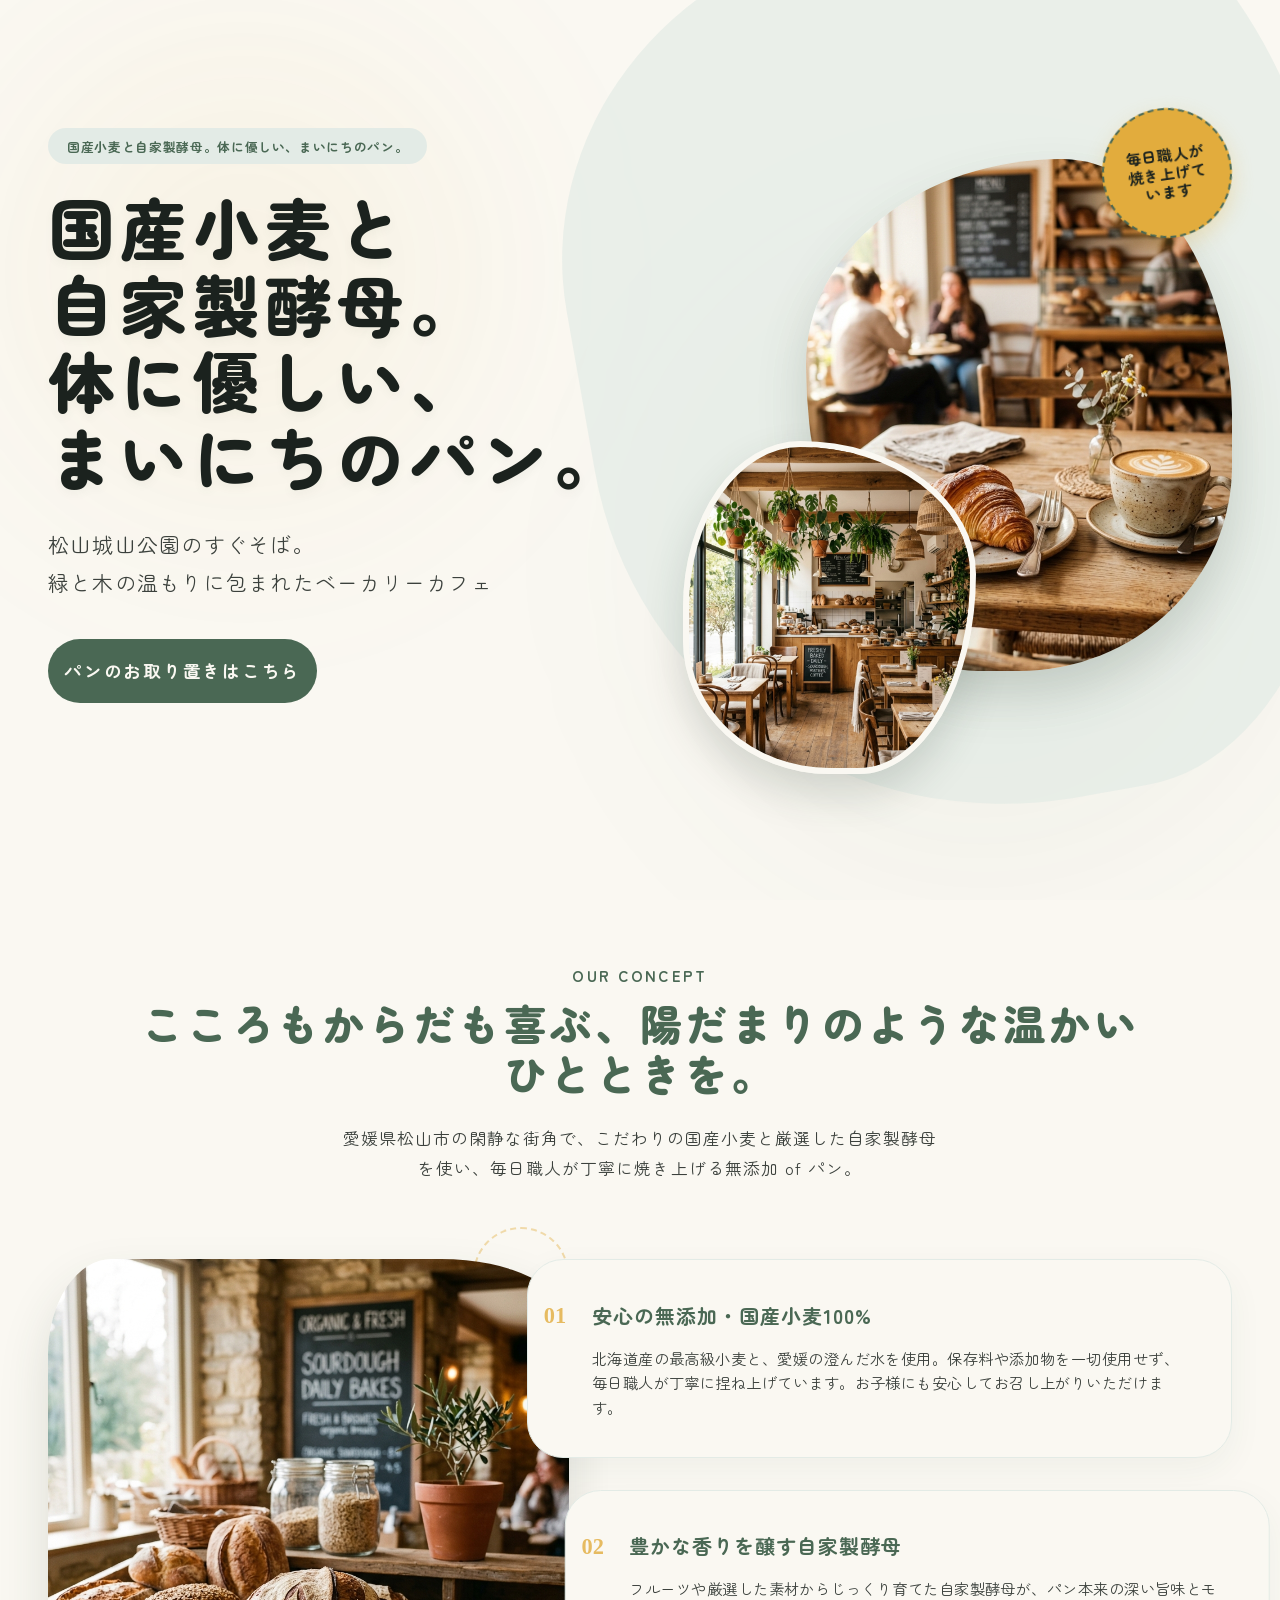
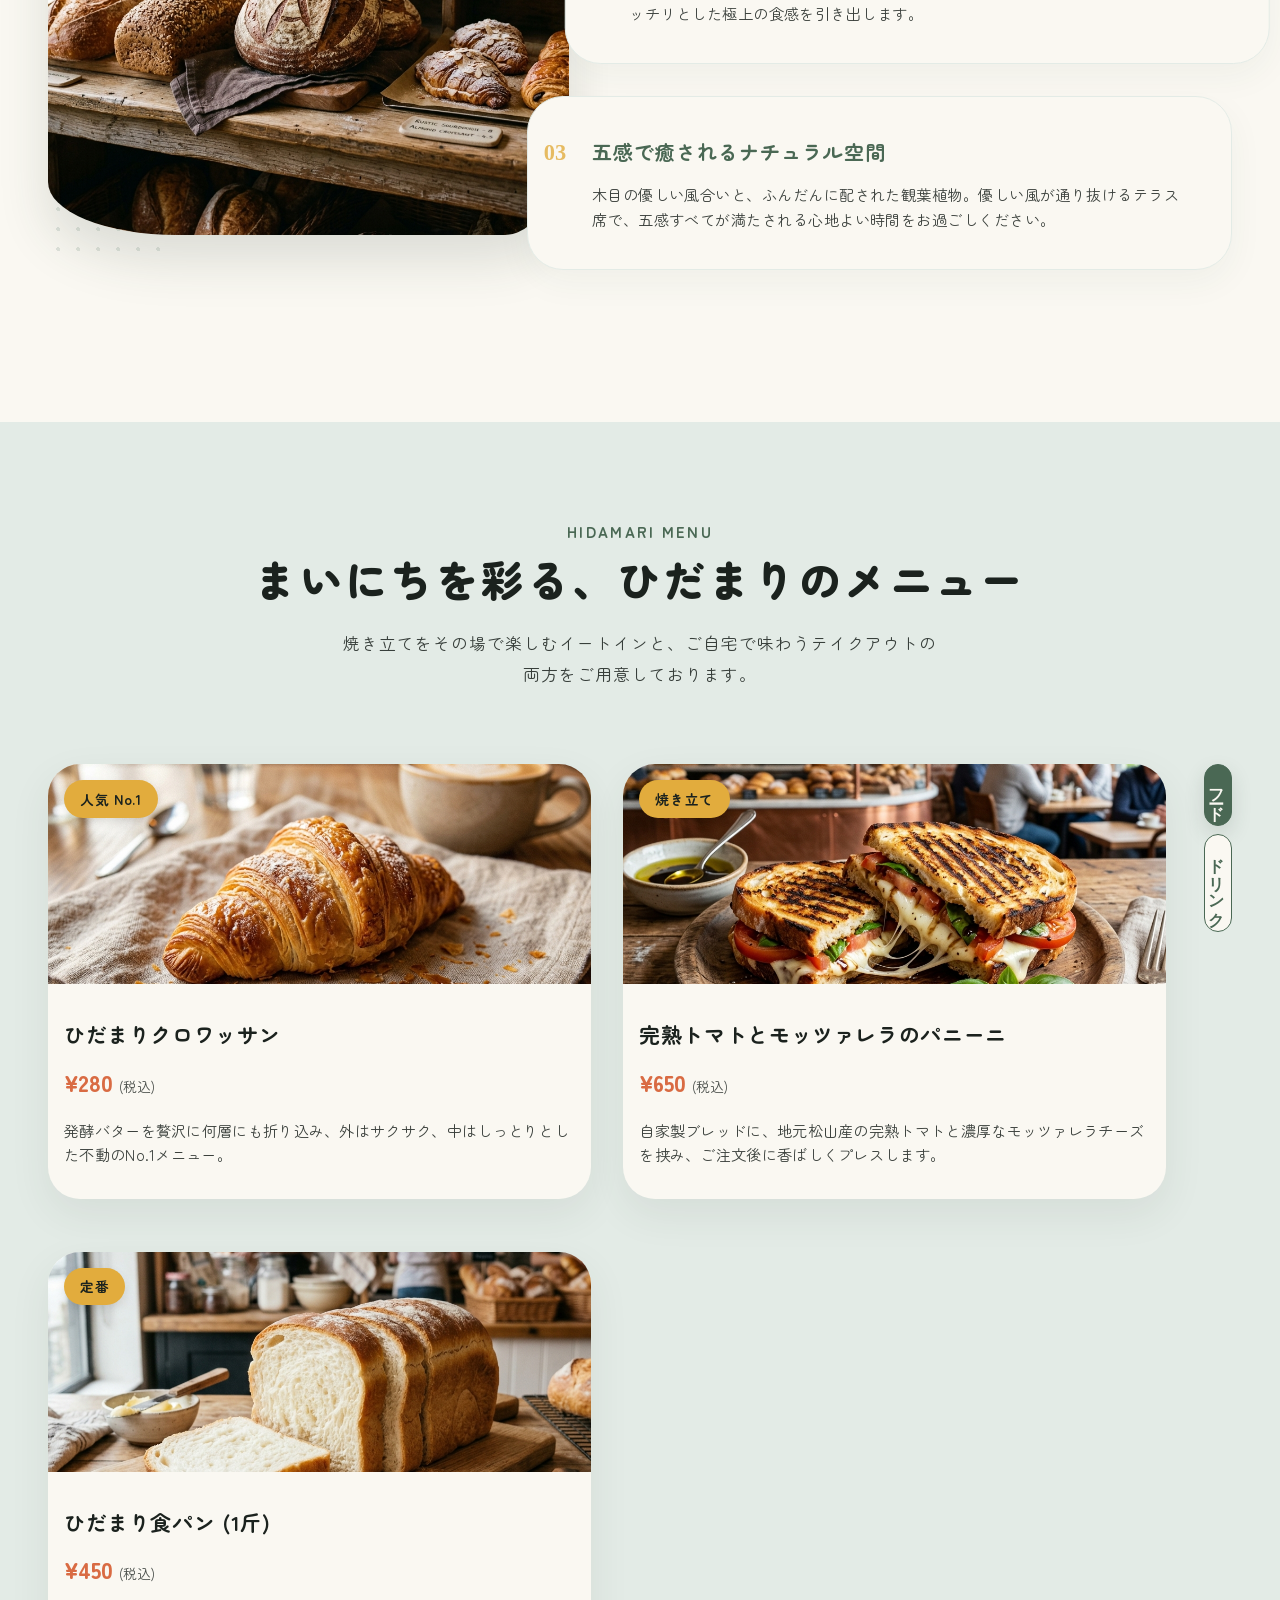
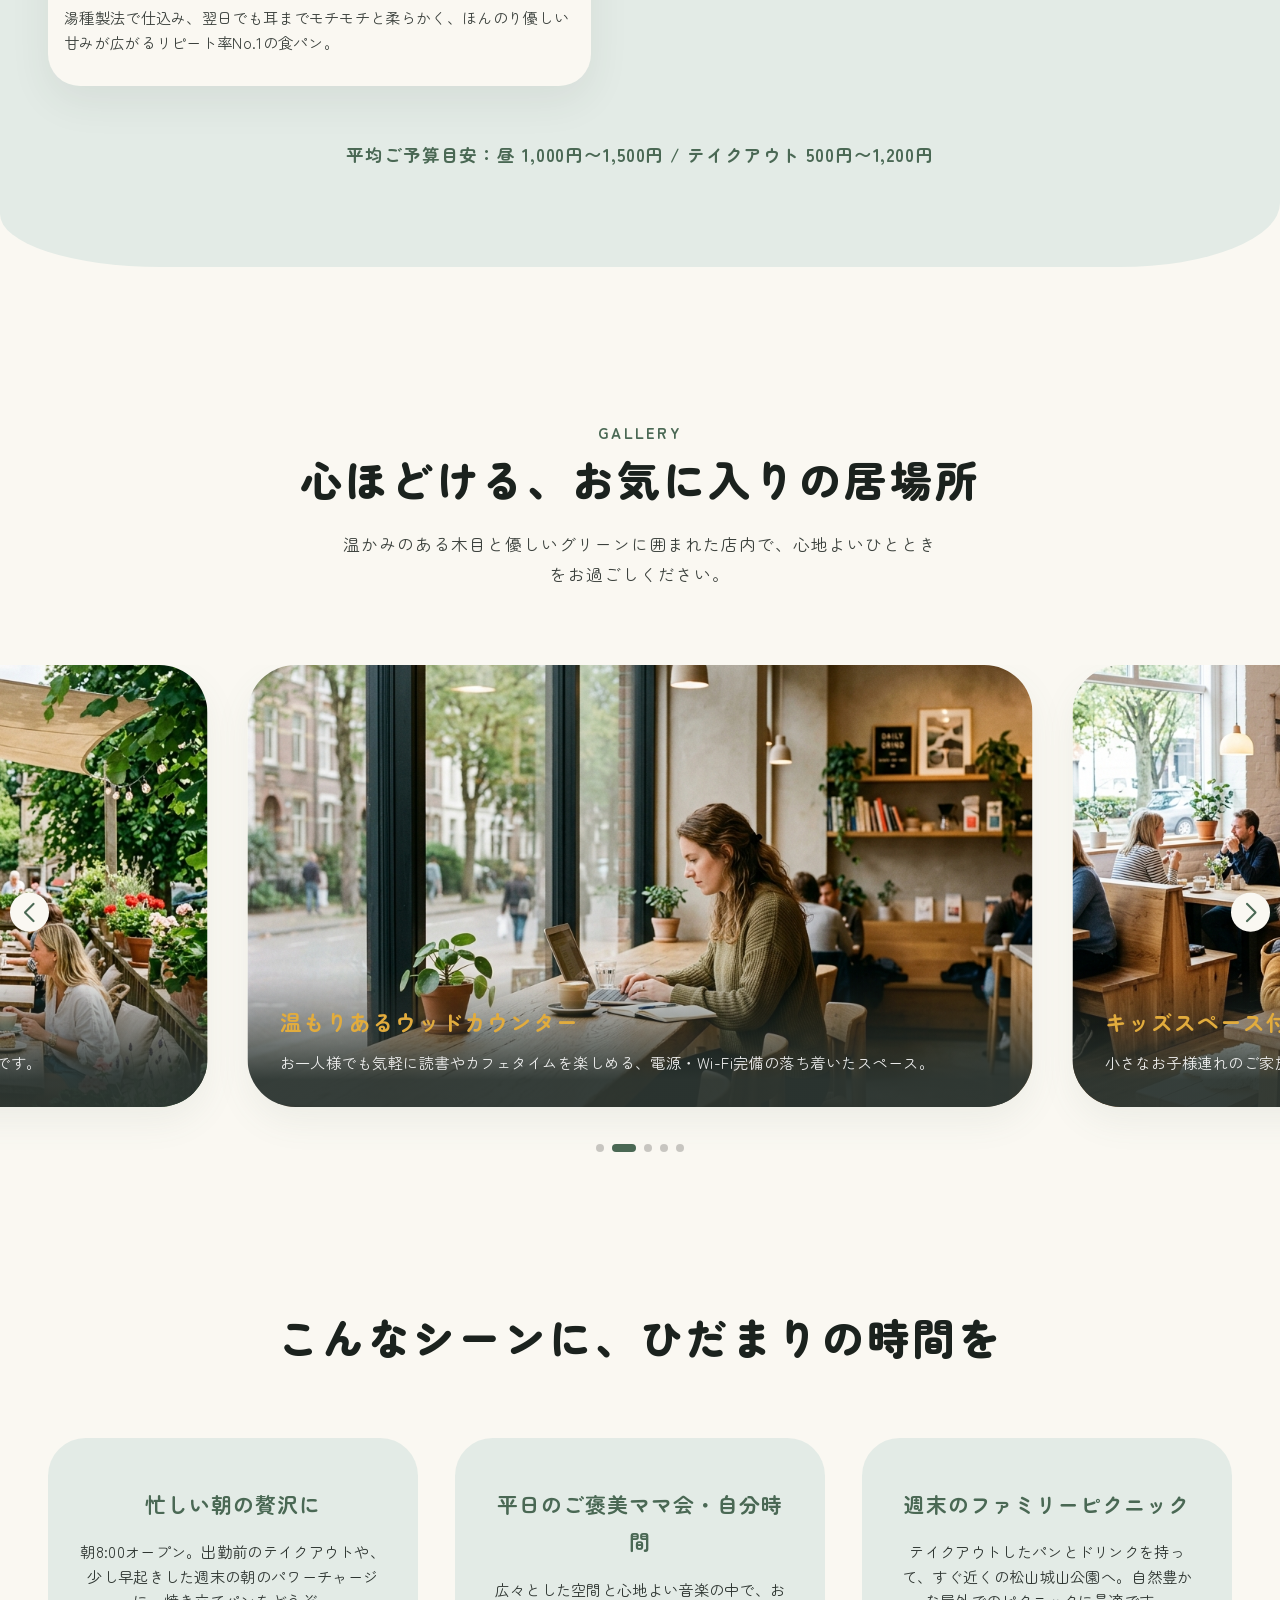
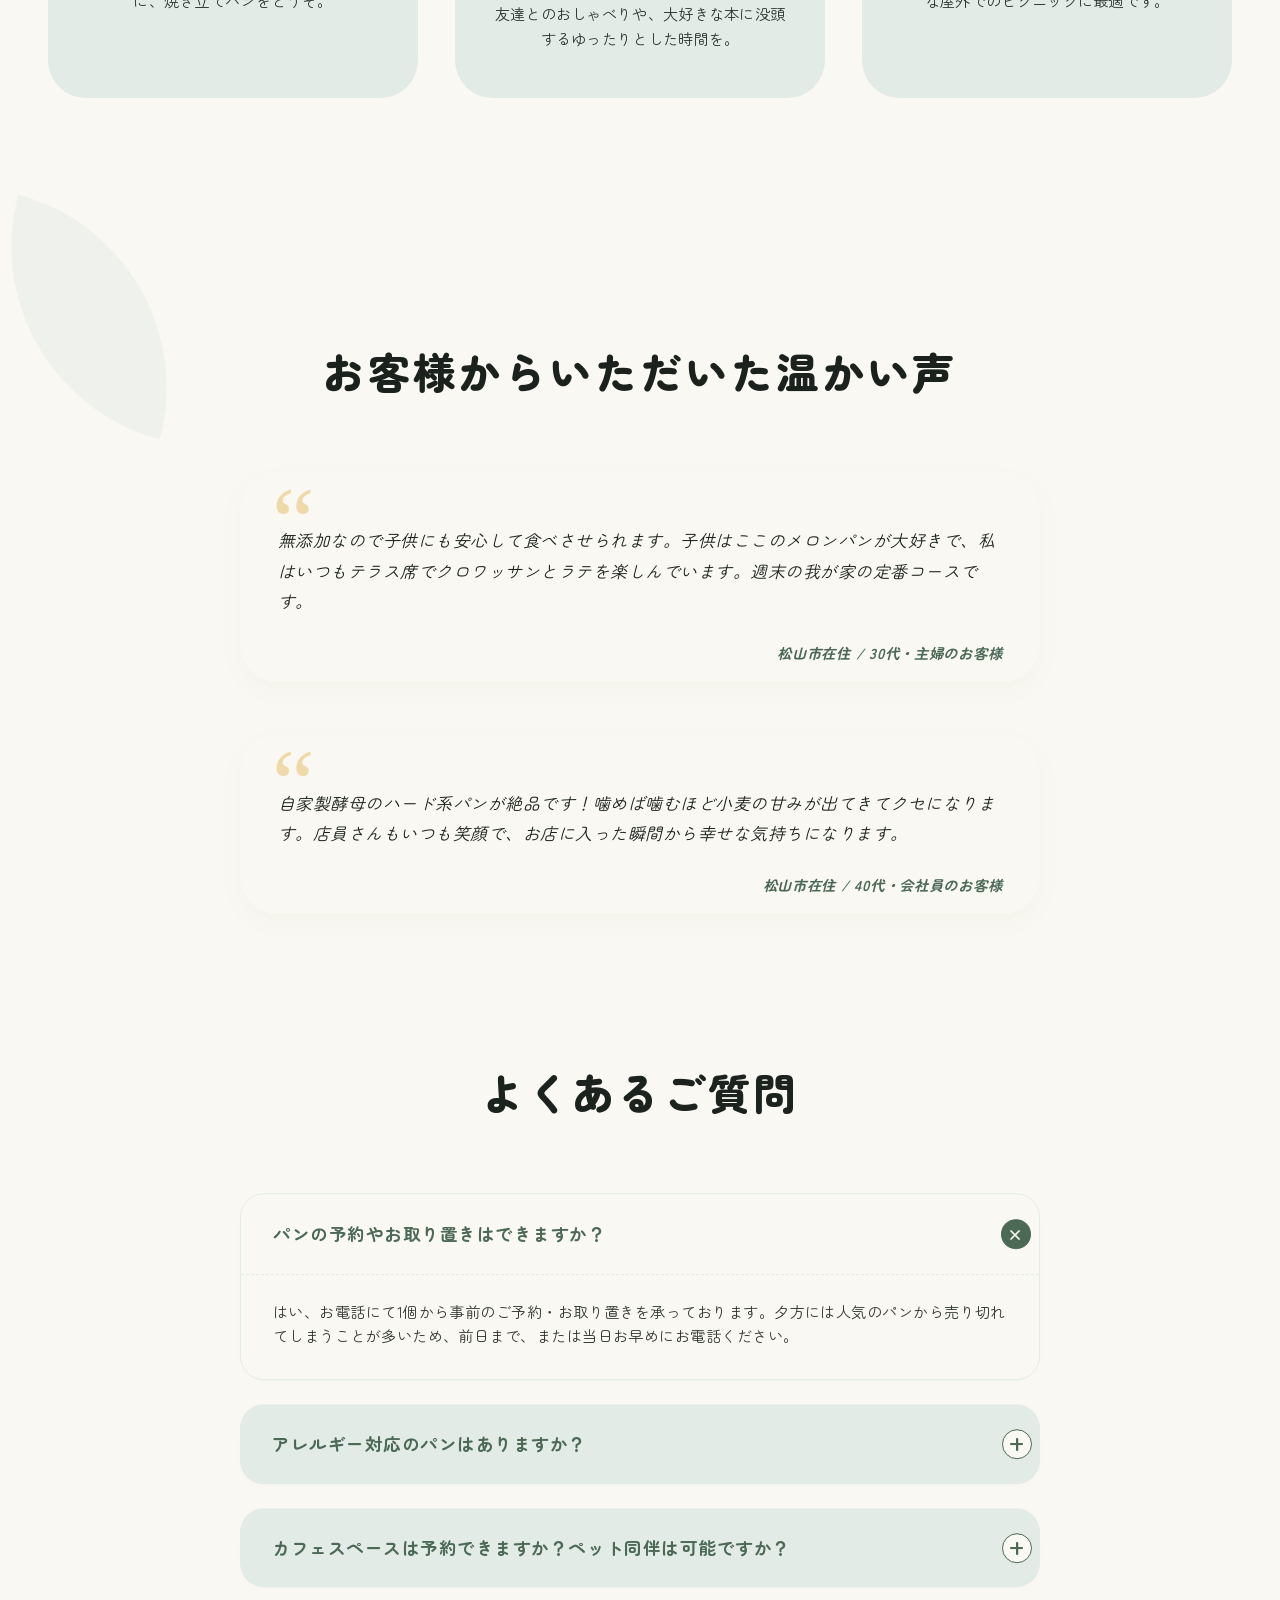
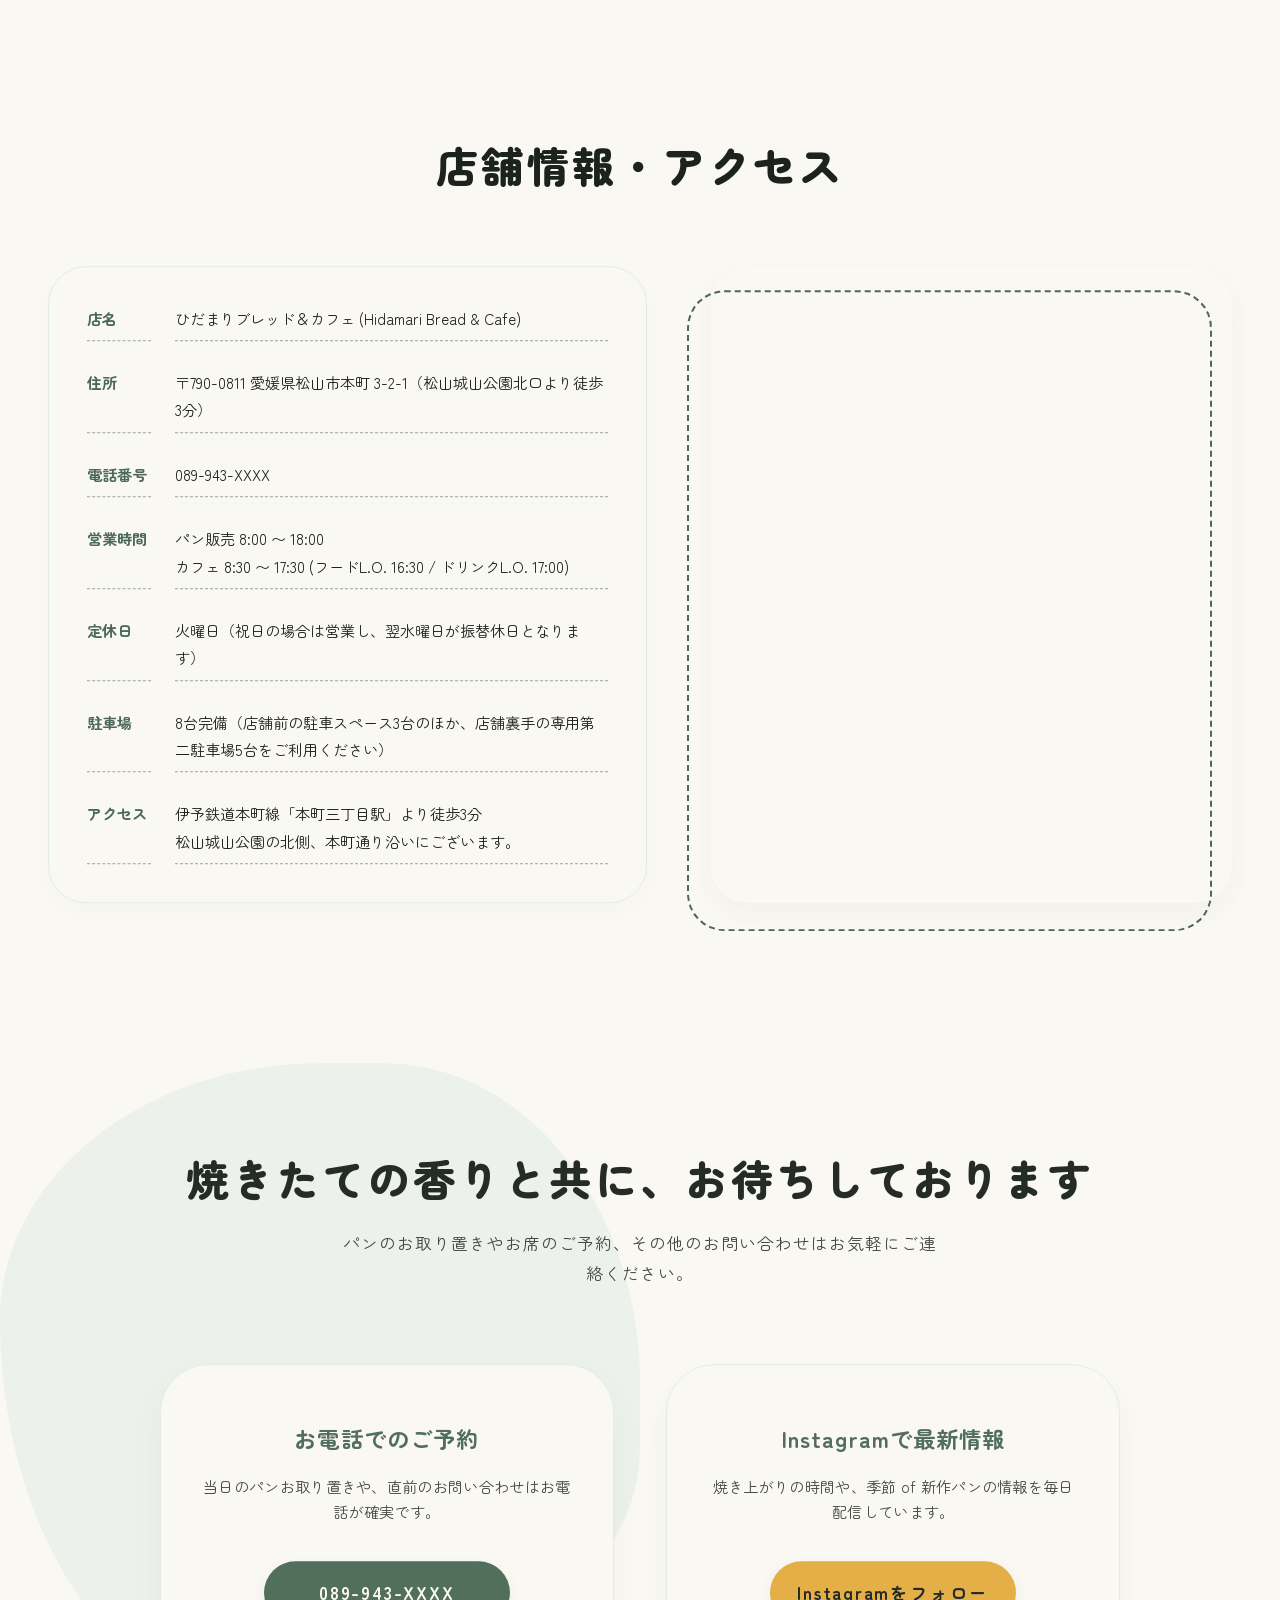
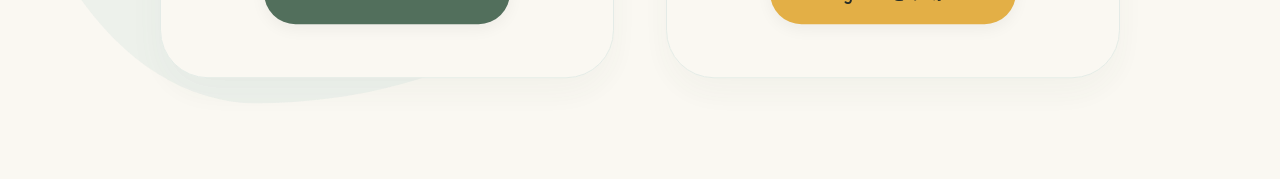
<file: docs/dm-08/index.html>
<!DOCTYPE html>
<html lang="ja">

<head>
    <meta charset="UTF-8">
    <meta name="viewport" content="width=device-width, initial-scale=1.0">
    <title>ひだまりブレッド＆カフェ (Hidamari Bread & Cafe) | 愛媛県松山市の国産小麦と自家製酵母のベーカリーカフェ</title>
    <link rel="preconnect" href="https://fonts.googleapis.com">
    <link rel="preconnect" href="https://fonts.gstatic.com" crossorigin>
    <link href="https://fonts.googleapis.com/css2?family=Zen+Maru+Gothic:wght@400;500;700;900&display=swap"
        rel="stylesheet">
    <link rel="stylesheet" href="css/swiper/swiper-bundle.min.css">
    <link rel="stylesheet" href="css/base/variable.css">
    <link rel="stylesheet" href="css/base/content.css">
    <link rel="stylesheet" href="css/base/component.css">
    <link rel="stylesheet" href="css/style.css">
</head>

<body>
    <div class="l-decor__light-leak js-light-leak">
        <div class="l-decor__light-leak-item --yellow js-leak-yellow"></div>
        <div class="l-decor__light-leak-item --green js-leak-green"></div>
    </div>

    <div id="body_wrap">
        <div id="content" class="l-content__body l-container">
            <main>

                <section id="hero" class="hero js-reveal">
                    <div class="hero__bg-curve"></div>
                    <div class="hero__inner">
                        <div class="hero__content">
                            <span class="hero__sub">国産小麦と自家製酵母。体に優しい、まいにちのパン。</span>
                            <h1 class="hero__title c-autoWrap">
                                <span>国産小麦と</span><span>自家製酵母。</span><span>体に優しい、</span><span>まいにちのパン。</span>
                            </h1>
                            <p class="hero__desc">
                                松山城山公園のすぐそば。<br>緑と木の温もりに包まれたベーカリーカフェ
                            </p>
                            <div class="hero__cta">
                                <a href="#contact" class="c-btn --primary">パンのお取り置きはこちら</a>
                            </div>
                        </div>
                        <div class="hero__img-area">
                            <div class="hero__img-frame --main">
                                <img src="assets/hero.png" alt="ひだまりブレッド＆カフェ 焼きたてクロワッサンとラテ"
                                    class="hero__img js-parallax">
                            </div>
                            <div class="hero__img-frame --sub">
                                <img src="assets/hero_sub.png" alt="店内の温かい雰囲気" class="hero__img">
                            </div>
                            <div class="hero__badge">毎日職人が<br>焼き上げています</div>
                        </div>
                    </div>
                </section>

                <section id="concept" class="concept js-reveal">
                    <div class="concept__inner">
                        <div class="c-section-title">
                            <span class="c-section-title__sub">Our Concept</span>
                            <h2 class="c-section-title__title c-autoWrap">
                                <span>こころもからだも喜ぶ、</span><span>陽だまりのような温かい</span><span>ひとときを。</span>
                            </h2>
                            <p class="c-section-title__lead">
                                愛媛県松山市の閑静な街角で、こだわりの国産小麦と厳選した自家製酵母を使い、毎日職人が丁寧に焼き上げる無添加 of パン。
                            </p>
                        </div>

                        <div class="concept__grid">
                            <div class="concept__img-area">
                                <div class="concept__img-frame">
                                    <img src="assets/concept.png" alt="陽だまりの店内に美しく並ぶ焼きたてパン"
                                        class="concept__img js-parallax-concept">
                                </div>
                                <div class="concept__decor-dots"></div>
                                <div class="concept__decor-circle"></div>
                            </div>

                            <div class="concept__cards">
                                <div class="concept__card js-concept-card">
                                    <span class="concept__card-num">01</span>
                                    <h3 class="concept__card-title">安心の無添加・国産小麦100%</h3>
                                    <p class="concept__card-desc">
                                        北海道産の最高級小麦と、愛媛の澄んだ水を使用。保存料や添加物を一切使用せず、毎日職人が丁寧に捏ね上げています。お子様にも安心してお召し上がりいただけます。
                                    </p>
                                </div>
                                <div class="concept__card js-concept-card">
                                    <span class="concept__card-num">02</span>
                                    <h3 class="concept__card-title">豊かな香りを醸す自家製酵母</h3>
                                    <p class="concept__card-desc">
                                        フルーツや厳選した素材からじっくり育てた自家製酵母が、パン本来の深い旨味とモッチリとした極上の食感を引き出します。</p>
                                </div>
                                <div class="concept__card js-concept-card">
                                    <span class="concept__card-num">03</span>
                                    <h3 class="concept__card-title">五感で癒されるナチュラル空間</h3>
                                    <p class="concept__card-desc">
                                        木目の優しい風合いと、ふんだんに配された観葉植物。優しい風が通り抜けるテラス席で、五感すべてが満たされる心地よい時間をお過ごしください。</p>
                                </div>
                            </div>
                        </div>
                    </div>
                </section>

                <section id="menu" class="menu js-reveal">
                    <div class="menu__bg-wave"></div>
                    <div class="menu__inner">
                        <div class="c-section-title">
                            <span class="c-section-title__sub">Hidamari Menu</span>
                            <h2 class="c-section-title__title c-autoWrap"><span>まいにちを彩る、</span><span>ひだまりのメニュー</span>
                            </h2>
                            <p class="c-section-title__lead">焼き立てをその場で楽しむイートインと、ご自宅で味わうテイクアウトの両方をご用意しております。</p>
                        </div>

                        <div class="menu__container">
                            <div class="menu__main">
                                <div class="menu__grid js-menu-content is-active" id="food">
                                    <article class="menu__item">
                                        <div class="menu__item-img">
                                            <img src="assets/menu_croissant.png" alt="ひだまりクロワッサン">
                                            <span class="menu__item-tag">人気 No.1</span>
                                        </div>
                                        <div class="menu__item-content">
                                            <h3 class="menu__item-title">ひだまりクロワッサン</h3>
                                            <span class="menu__item-price">¥280 <small>(税込)</small></span>
                                            <p class="menu__item-desc">発酵バターを贅沢に何層にも折り込み、外はサクサク、中はしっとりとした不動のNo.1メニュー。
                                            </p>
                                        </div>
                                    </article>
                                    <article class="menu__item">
                                        <div class="menu__item-img">
                                            <img src="assets/menu_panini.png" alt="完熟トマトとモッツァレラのパニーニ">
                                            <span class="menu__item-tag">焼き立て</span>
                                        </div>
                                        <div class="menu__item-content">
                                            <h3 class="menu__item-title">完熟トマトとモッツァレラのパニーニ</h3>
                                            <span class="menu__item-price">¥650 <small>(税込)</small></span>
                                            <p class="menu__item-desc">
                                                自家製ブレッドに、地元松山産の完熟トマトと濃厚なモッツァレラチーズを挟み、ご注文後に香ばしくプレスします。</p>
                                        </div>
                                    </article>
                                    <article class="menu__item">
                                        <div class="menu__item-img">
                                            <img src="assets/menu_shokupan.png" alt="ひだまり食パン">
                                            <span class="menu__item-tag">定番</span>
                                        </div>
                                        <div class="menu__item-content">
                                            <h3 class="menu__item-title">ひだまり食パン (1斤)</h3>
                                            <span class="menu__item-price">¥450 <small>(税込)</small></span>
                                            <p class="menu__item-desc">
                                                湯種製法で仕込み、翌日でも耳までモチモチと柔らかく、ほんのり優しい甘みが広がるリピート率No.1の食パン。</p>
                                        </div>
                                    </article>
                                </div>

                                <div class="menu__grid js-menu-content" id="drink">
                                    <article class="menu__item">
                                        <div class="menu__item-img">
                                            <img src="assets/menu_cafelatte.png" alt="オーガニック・カフェラテ">
                                            <span class="menu__item-tag">カフェ</span>
                                        </div>
                                        <div class="menu__item-content">
                                            <h3 class="menu__item-title">オーガニック・カフェラテ</h3>
                                            <span class="menu__item-price">¥500 <small>(税込)</small></span>
                                            <p class="menu__item-desc">
                                                公正取引（フェアトレード）の有機栽培豆を使用。きめ細やかなスチームミルクが、パンの美味しさを引き立てます。</p>
                                        </div>
                                    </article>
                                    <article class="menu__item">
                                        <div class="menu__item-img">
                                            <img src="assets/atmosphere_gallery_latte.png" alt="ひだまりブレンド">
                                            <span class="menu__item-tag">定番</span>
                                        </div>
                                        <div class="menu__item-content">
                                            <h3 class="menu__item-title">ひだまりブレンド</h3>
                                            <span class="menu__item-price">¥450 <small>(税込)</small></span>
                                            <p class="menu__item-desc">コロンビア産とグアテマラ産の有機栽培豆を自家焙煎。パンに寄り添う、コク深くすっきりとした味わい。
                                            </p>
                                        </div>
                                    </article>
                                </div>
                            </div>

                            <div class="menu__aside">
                                <div class="menu__tabs">
                                    <button type="button" class="menu__tab js-menu-tab is-active"
                                        data-target="food">フード</button>
                                    <button type="button" class="menu__tab js-menu-tab"
                                        data-target="drink">ドリンク</button>
                                </div>
                            </div>
                        </div>

                        <div class="menu__footer">
                            <p class="menu__budget c-autoWrap"><span>平均ご予算目安：</span><span>昼 1,000円〜1,500円 / テイクアウト
                                    500円〜1,200円</span></p>
                        </div>
                    </div>
                </section>

                <section id="atmosphere" class="atmosphere js-reveal">
                    <div class="atmosphere__inner">
                        <div class="c-section-title">
                            <span class="c-section-title__sub">Gallery</span>
                            <h2 class="c-section-title__title c-autoWrap"><span>心ほどける、</span><span>お気に入りの居場所</span></h2>
                            <p class="c-section-title__lead">温かみのある木目と優しいグリーンに囲まれた店内で、心地よいひとときをお過ごしください。</p>
                        </div>
                        <div class="hp-w--full">
                            <div class="swiper atmosphere__slider">
                                <div class="swiper-wrapper">
                                    <div class="swiper-slide atmosphere__slide">
                                        <img src="assets/atmosphere_1.png" alt="陽だまりのテラス席">
                                        <div class="atmosphere__slide-info">
                                            <h3>陽だまりのテラス席</h3>
                                            <p>ペット同伴も可能。心地よい風を感じながら、週末の爽やかなブランチに最適です。</p>
                                        </div>
                                    </div>
                                    <div class="swiper-slide atmosphere__slide">
                                        <img src="assets/atmosphere_2.png" alt="温もりあるウッドカウンター">
                                        <div class="atmosphere__slide-info">
                                            <h3>温もりあるウッドカウンター</h3>
                                            <p>お一人様でも気軽に読書やカフェタイムを楽しめる、電源・Wi-Fi完備の落ち着いたスペース。</p>
                                        </div>
                                    </div>
                                    <div class="swiper-slide atmosphere__slide">
                                        <img src="assets/atmosphere_3.png" alt="キッズスペース付テーブル席">
                                        <div class="atmosphere__slide-info">
                                            <h3>キッズスペース付テーブル席</h3>
                                            <p>小さなお子様連れのご家族も、周囲に気兼ねなくゆっくりと焼きたてパンを味わえます。</p>
                                        </div>
                                    </div>
                                    <div class="swiper-slide atmosphere__slide">
                                        <img src="assets/atmosphere_1.png" alt="陽だまりのテラス席">
                                        <div class="atmosphere__slide-info">
                                            <h3>陽だまりのテラス席</h3>
                                            <p>ペット同伴も可能。心地よい風を感じながら、週末の爽やかなブランチに最適です。</p>
                                        </div>
                                    </div>
                                    <div class="swiper-slide atmosphere__slide">
                                        <img src="assets/atmosphere_2.png" alt="温もりあるウッドカウンター">
                                        <div class="atmosphere__slide-info">
                                            <h3>温もりあるウッドカウンター</h3>
                                            <p>お一人様でも気軽に読書やカフェタイムを楽しめる、電源・Wi-Fi完備の落ち着いたスペース。</p>
                                        </div>
                                    </div>
                                </div>
                                <div class="swiper-pagination atmosphere__pagination"></div>
                                <div class="swiper-button-prev atmosphere__prev"></div>
                                <div class="swiper-button-next atmosphere__next"></div>
                            </div>
                        </div>
                    </div>
                </section>

                <section id="recommend" class="recommend js-reveal">
                    <div class="recommend__inner">
                        <div class="c-section-title">
                            <h2 class="c-section-title__title c-autoWrap"><span>こんなシーンに、</span><span>ひだまりの時間を</span>
                            </h2>
                        </div>
                        <div class="recommend__grid">
                            <div class="recommend__card">
                                <h3 class="recommend__card-title">忙しい朝の贅沢に</h3>
                                <p class="recommend__card-desc">朝8:00オープン。出勤前のテイクアウトや、少し早起きした週末の朝のパワーチャージに、焼き立てパンをどうぞ。
                                </p>
                            </div>
                            <div class="recommend__card">
                                <h3 class="recommend__card-title">平日のご褒美ママ会・自分時間</h3>
                                <p class="recommend__card-desc">広々とした空間と心地よい音楽の中で、お友達とのおしゃべりや、大好きな本に没頭するゆったりとした時間を。</p>
                            </div>
                            <div class="recommend__card">
                                <h3 class="recommend__card-title">週末のファミリーピクニック</h3>
                                <p class="recommend__card-desc">テイクアウトしたパンとドリンクを持って、すぐ近くの松山城山公園へ。自然豊かな屋外でのピクニックに最適です。
                                </p>
                            </div>
                        </div>
                    </div>
                </section>

                <section id="voice" class="voice js-reveal">
                    <div class="voice__decor-leaf"></div>
                    <div class="voice__inner">
                        <div class="c-section-title">
                            <h2 class="c-section-title__title c-autoWrap"><span>お客様からいただいた</span><span>温かい声</span></h2>
                        </div>
                        <div class="voice__list">
                            <blockquote class="voice__item">
                                <div class="voice__quotes">“</div>
                                <p class="voice__text">
                                    無添加なので子供にも安心して食べさせられます。子供はここのメロンパンが大好きで、私はいつもテラス席でクロワッサンとラテを楽しんでいます。週末の我が家の定番コースです。
                                </p>
                                <cite class="voice__author">松山市在住 / 30代・主婦のお客様</cite>
                            </blockquote>
                            <blockquote class="voice__item">
                                <div class="voice__quotes">“</div>
                                <p class="voice__text">
                                    自家製酵母のハード系パンが絶品です！噛めば噛むほど小麦の甘みが出てきてクセになります。店員さんもいつも笑顔で、お店に入った瞬間から幸せな気持ちになります。</p>
                                <cite class="voice__author">松山市在住 / 40代・会社員のお客様</cite>
                            </blockquote>
                        </div>
                    </div>
                </section>

                <section id="faq" class="faq js-reveal">
                    <div class="faq__inner">
                        <div class="c-section-title">
                            <h2 class="c-section-title__title">よくあるご質問</h2>
                        </div>
                        <div class="faq__list">
                            <details class="faq__item" open>
                                <summary class="faq__question">パンの予約やお取り置きはできますか？</summary>
                                <div class="faq__answer">
                                    <p>はい、お電話にて1個から事前のご予約・お取り置きを承っております。夕方には人気のパンから売り切れてしまうことが多いため、前日まで、または当日お早めにお電話ください。
                                    </p>
                                </div>
                            </details>
                            <details class="faq__item">
                                <summary class="faq__question">アレルギー対応のパンはありますか？</summary>
                                <div class="faq__answer">
                                    <p>卵や乳製品を使用していない食パンやフランスパンなど、一部の商品をご用意しております。ただし、同一の厨房内で小麦・卵・乳製品を含むパンを製造しておりますので、重度のアレルギーをお持ちの場合は事前にご相談ください。
                                    </p>
                                </div>
                            </details>
                            <details class="faq__item">
                                <summary class="faq__question">カフェスペースは予約できますか？ペット同伴は可能ですか？</summary>
                                <div class="faq__answer">
                                    <p>カフェ席のご予約は平日のみ承っております（お電話にてご連絡ください）。また、テラス席に限り、ペットをお連れのお客様もご一緒にご利用いただけます。</p>
                                </div>
                            </details>
                        </div>
                    </div>
                </section>

                <section id="access" class="access js-reveal">
                    <div class="access__inner">
                        <div class="c-section-title">
                            <h2 class="c-section-title__title">店舗情報・アクセス</h2>
                        </div>
                        <div class="access__content">
                            <div class="access__info">
                                <dl class="access__list">
                                    <dt>店名</dt>
                                    <dd>ひだまりブレッド＆カフェ (Hidamari Bread & Cafe)</dd>
                                    <dt>住所</dt>
                                    <dd>〒790-0811 愛媛県松山市本町 3-2-1（松山城山公園北口より徒歩3分）</dd>
                                    <dt>電話番号</dt>
                                    <dd><a href="tel:089-943-XXXX">089-943-XXXX</a></dd>
                                    <dt>営業時間</dt>
                                    <dd>
                                        パン販売 8:00 〜 18:00<br>
                                        カフェ 8:30 〜 17:30 (フードL.O. 16:30 / ドリンクL.O. 17:00)
                                    </dd>
                                    <dt>定休日</dt>
                                    <dd>火曜日（祝日の場合は営業し、翌水曜日が振替休日となります）</dd>
                                    <dt>駐車場</dt>
                                    <dd>8台完備（店舗前の駐車スペース3台のほか、店舗裏手の専用第二駐車場5台をご利用ください）</dd>
                                    <dt>アクセス</dt>
                                    <dd>
                                        伊予鉄道本町線「本町三丁目駅」より徒歩3分<br>
                                        松山城山公園の北側、本町通り沿いにございます。
                                    </dd>
                                </dl>
                            </div>
                            <div class="access__map">
                                <div class="access__map-inner">
                                    <iframe
                                        src="https://www.google.com/maps/embed?pb=!1m14!1m8!1m3!1d3313.8874049013652!2d132.76413702590324!3d33.841014227020764!3m2!1i1024!2i768!4f13.1!3m3!1m2!1s0x354fe592d0be8411%3A0xa26d39eff8ba94a3!2z5oSb5aqb55yM5bqBIOacrOmkqA!5e0!3m2!1sja!2sjp!4v1776301488462!5m2!1sja!2sjp"
                                        style="border:0;" allowfullscreen="" loading="lazy"
                                        referrerpolicy="no-referrer-when-downgrade"></iframe>
                                </div>
                            </div>
                        </div>
                    </div>
                </section>

                <!-- 9. Contact: 予約・お問い合わせ -->
                <section id="contact" class="contact js-reveal">
                    <div class="contact__inner">
                        <div class="c-section-title">
                            <h2 class="c-section-title__title c-autoWrap"><span>焼きたての香りと共に、</span><span>お待ちしております</span>
                            </h2>
                            <p class="c-section-title__lead">パンのお取り置きやお席のご予約、その他のお問い合わせはお気軽にご連絡ください。</p>
                        </div>
                        <div class="contact__grid">
                            <div class="contact__card">
                                <h3 class="contact__card-title">お電話でのご予約</h3>
                                <p class="contact__card-text">当日のパンお取り置きや、直前のお問い合わせはお電話が確実です。</p>
                                <a href="tel:089-943-XXXX" class="c-btn --primary contact__btn">089-943-XXXX</a>
                            </div>
                            <div class="contact__card">
                                <h3 class="contact__card-title">Instagramで最新情報</h3>
                                <p class="contact__card-text">焼き上がりの時間や、季節 of 新作パンの情報を毎日配信しています。</p>
                                <a href="#" target="_blank" class="c-btn --sub contact__btn">Instagramをフォロー</a>
                            </div>
                        </div>
                    </div>
                </section>

            </main>
        </div>
    </div>

    <!-- JavaScript 読み込み (GSAP, Swiper, Custom) -->
    <script src="js/gsap/gsap.min.js"></script>
    <script src="js/gsap/ScrollTrigger.min.js"></script>
    <script src="js/swiper/swiper-bundle.min.js"></script>
    <script src="js/gallery-slider.js"></script>
    <script src="js/menu-tab.js"></script>
    <script src="js/scroll-trigger-anim.js"></script>
</body>

</html>
</file>
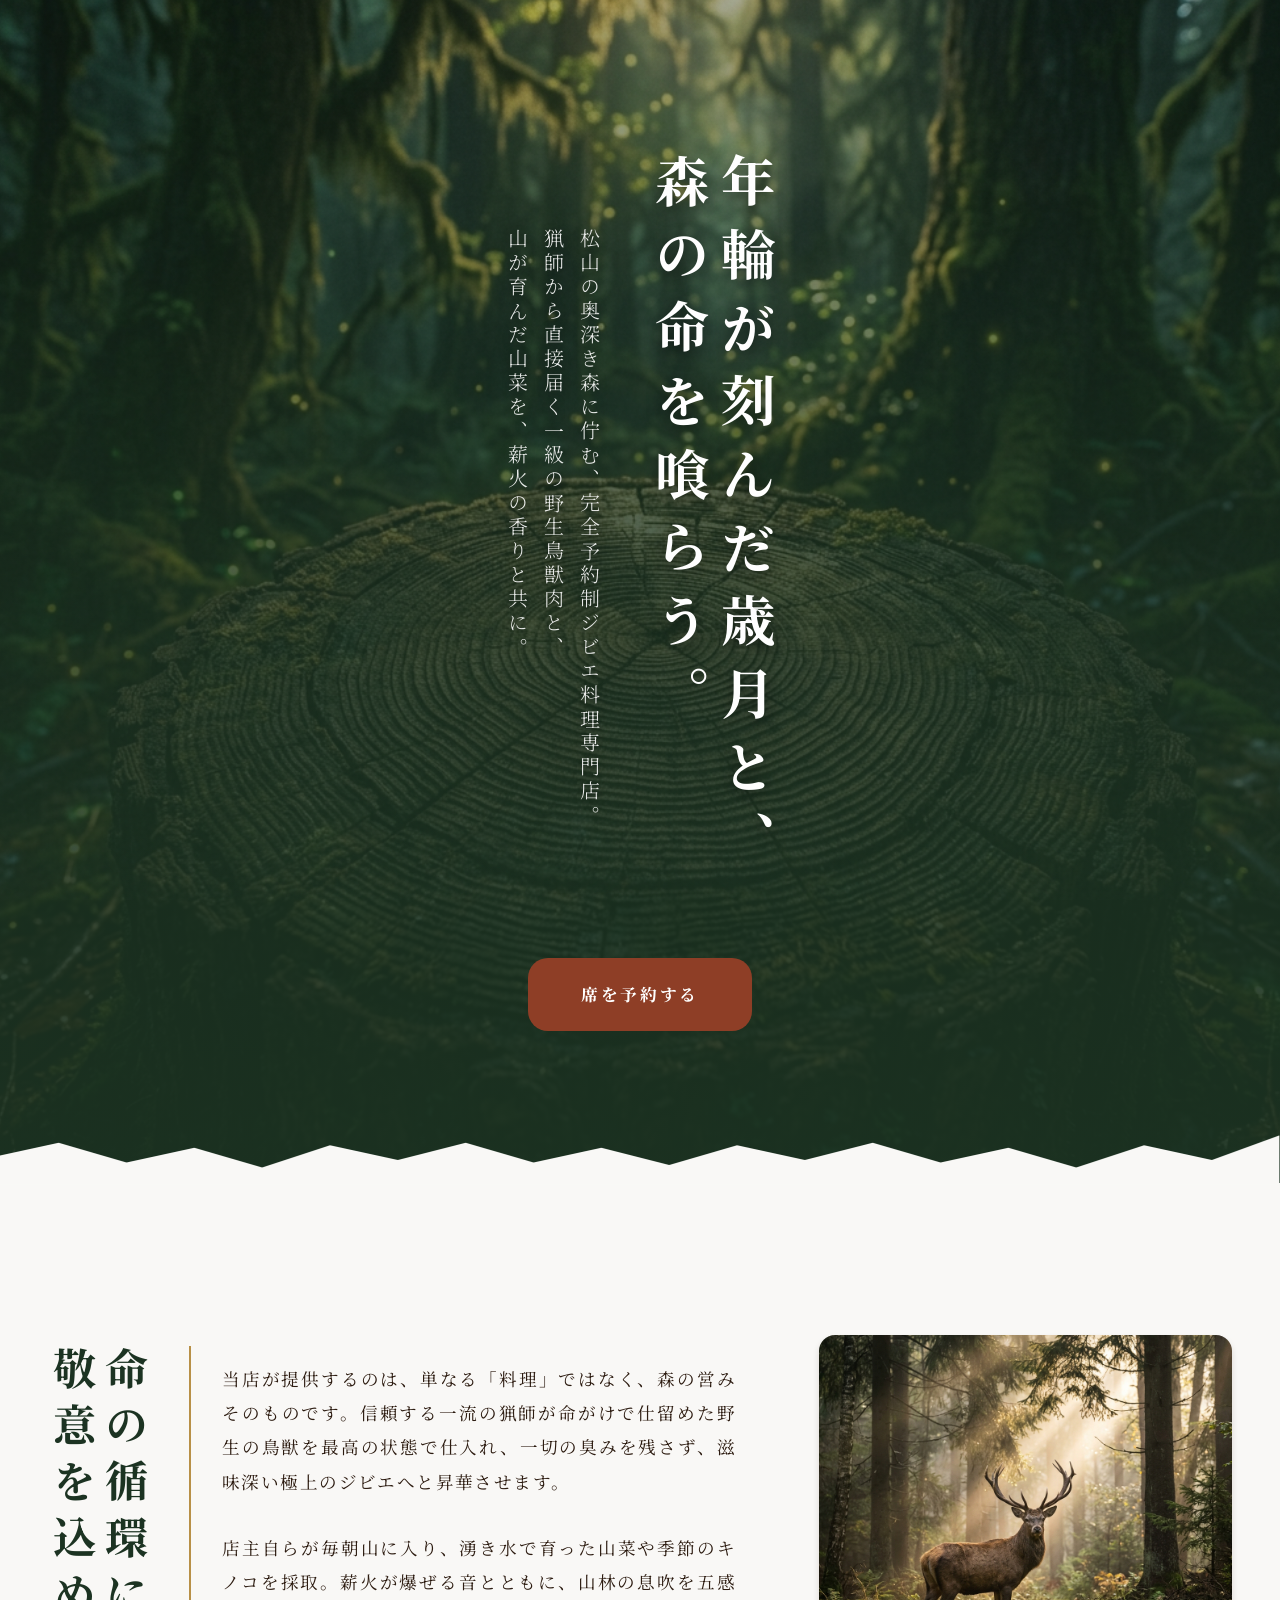
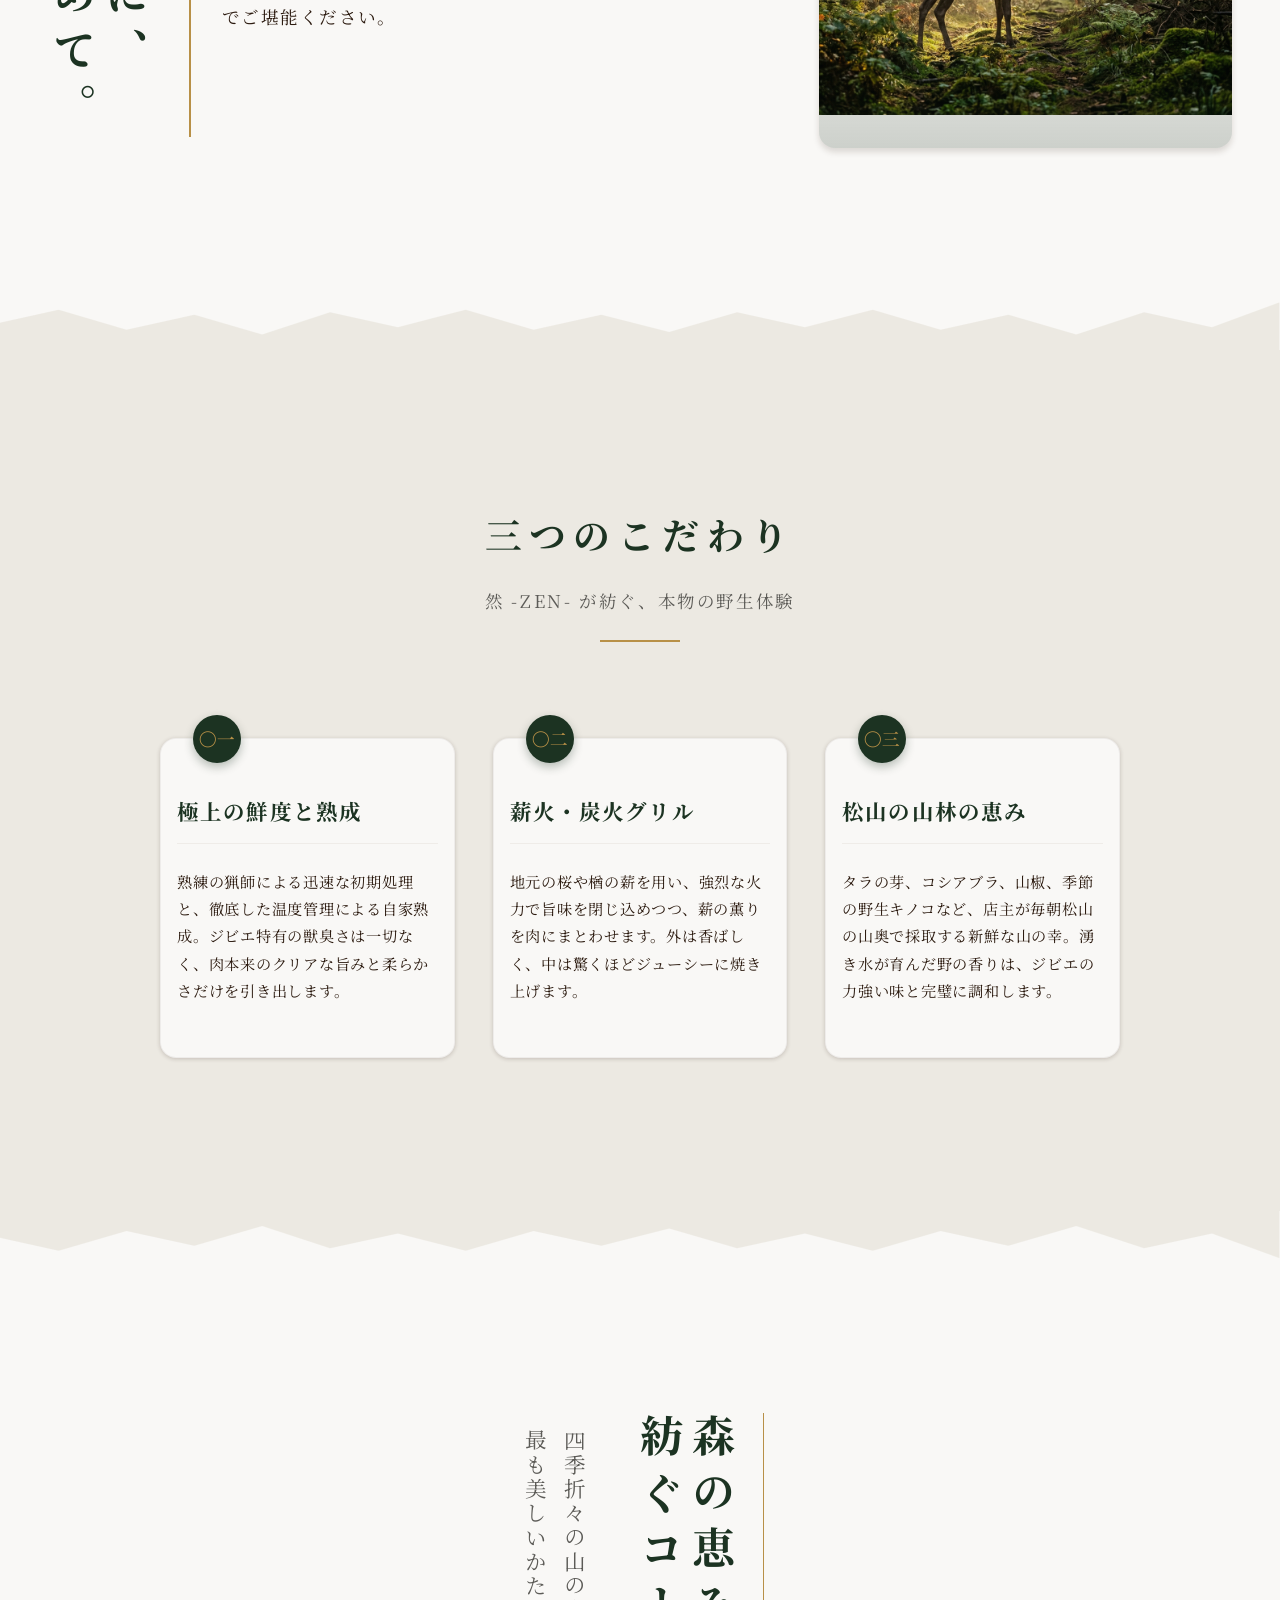
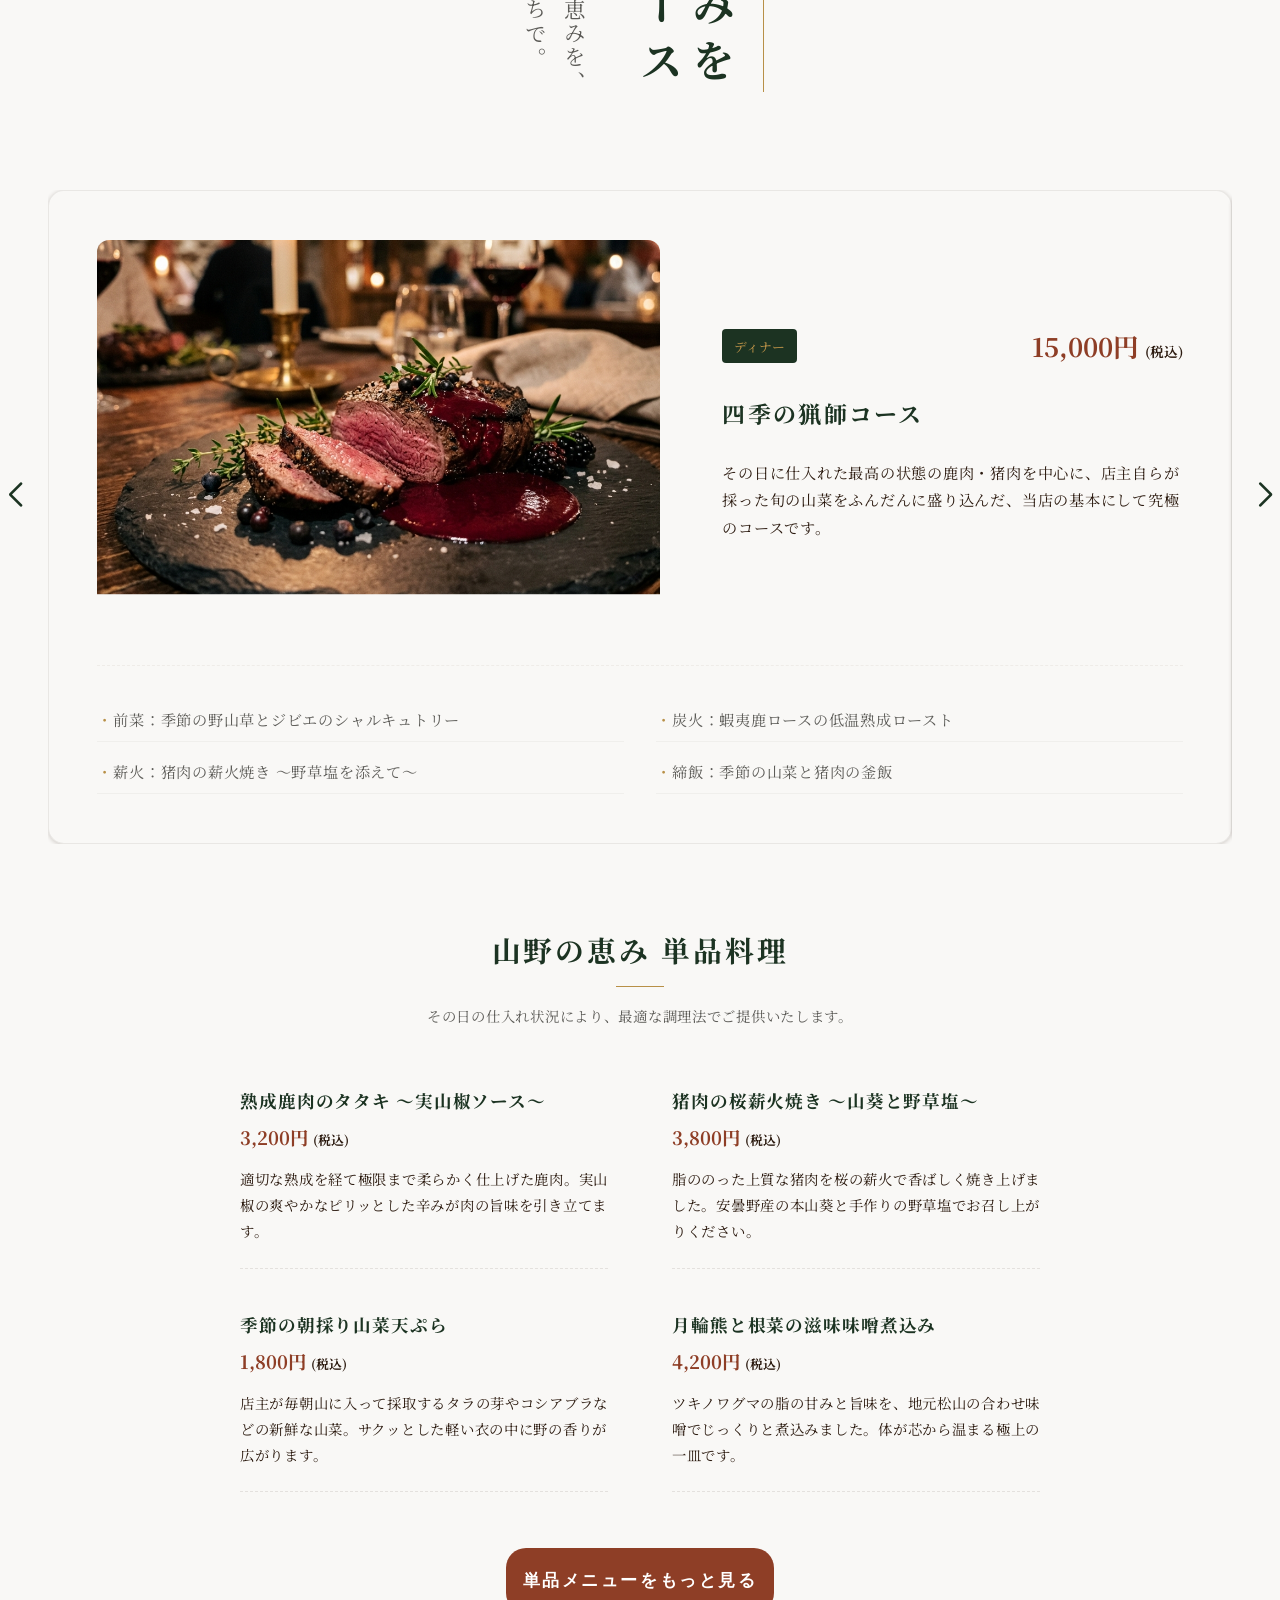
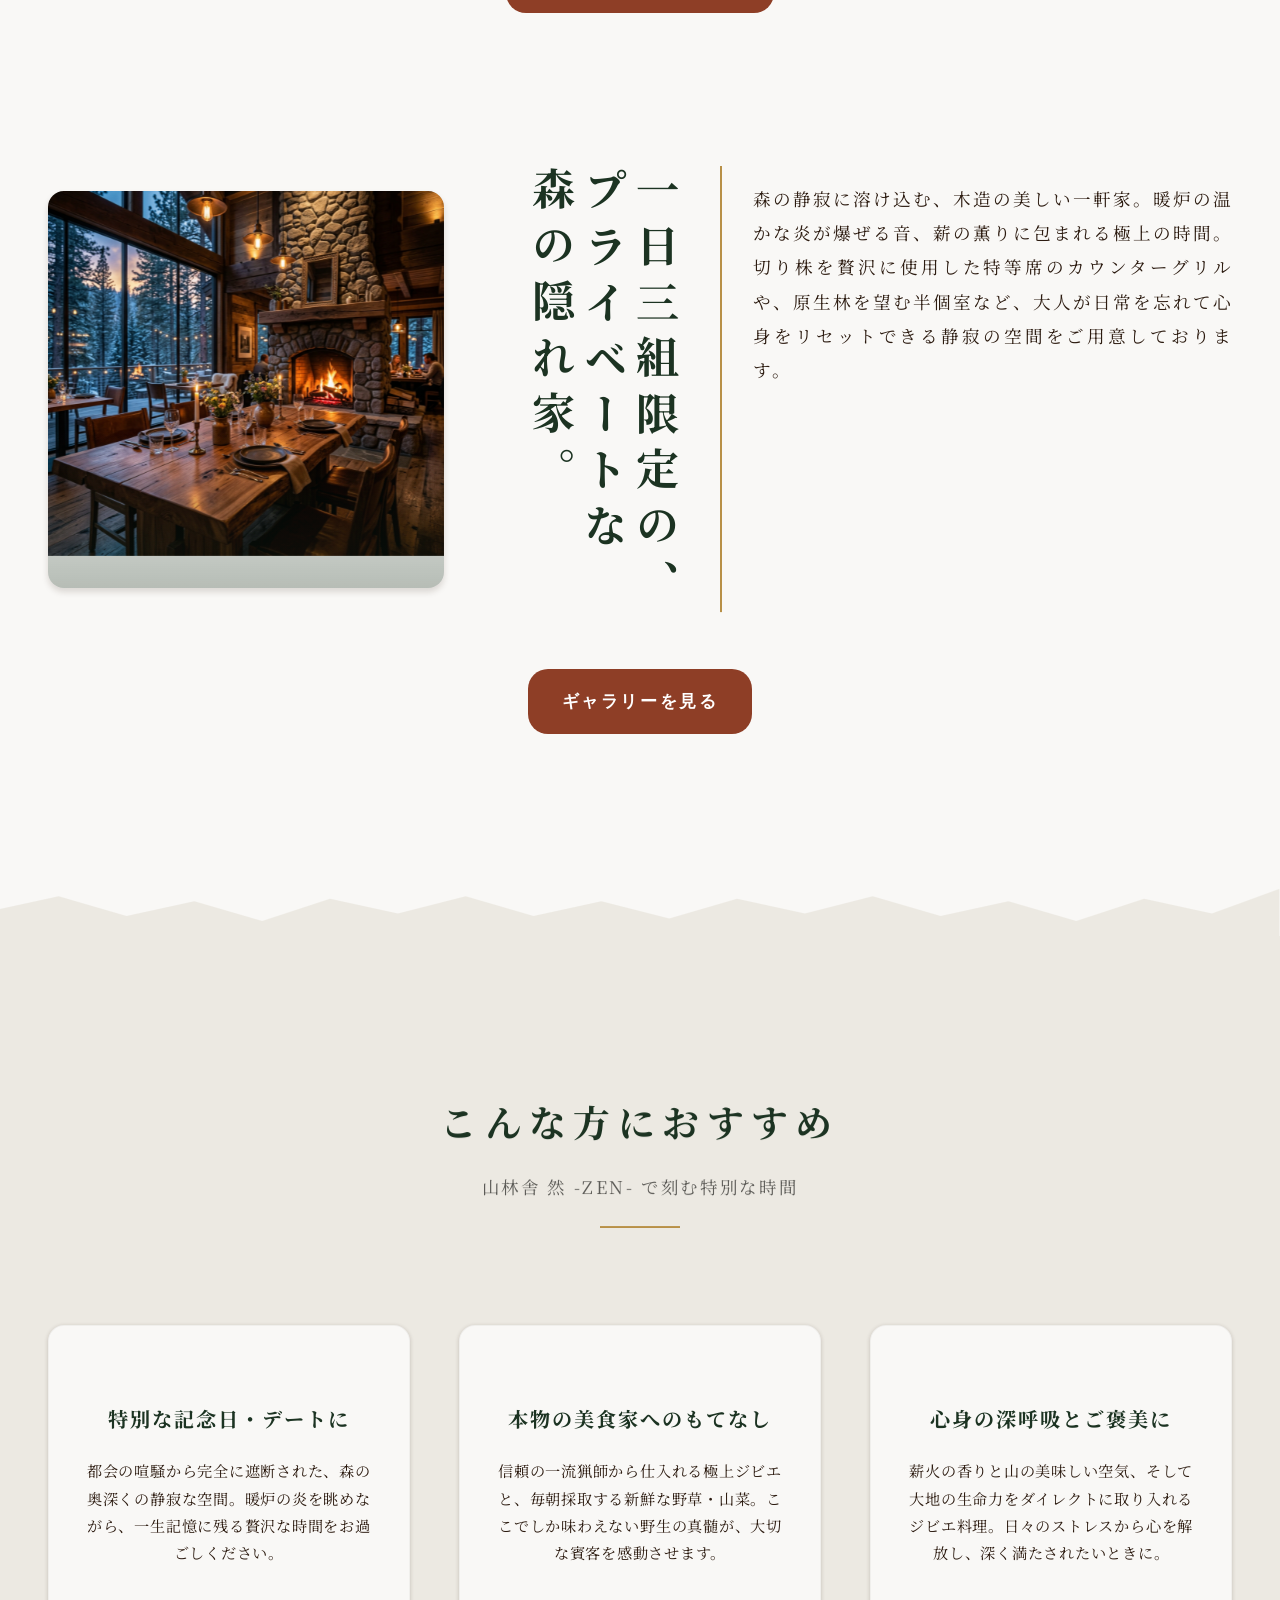
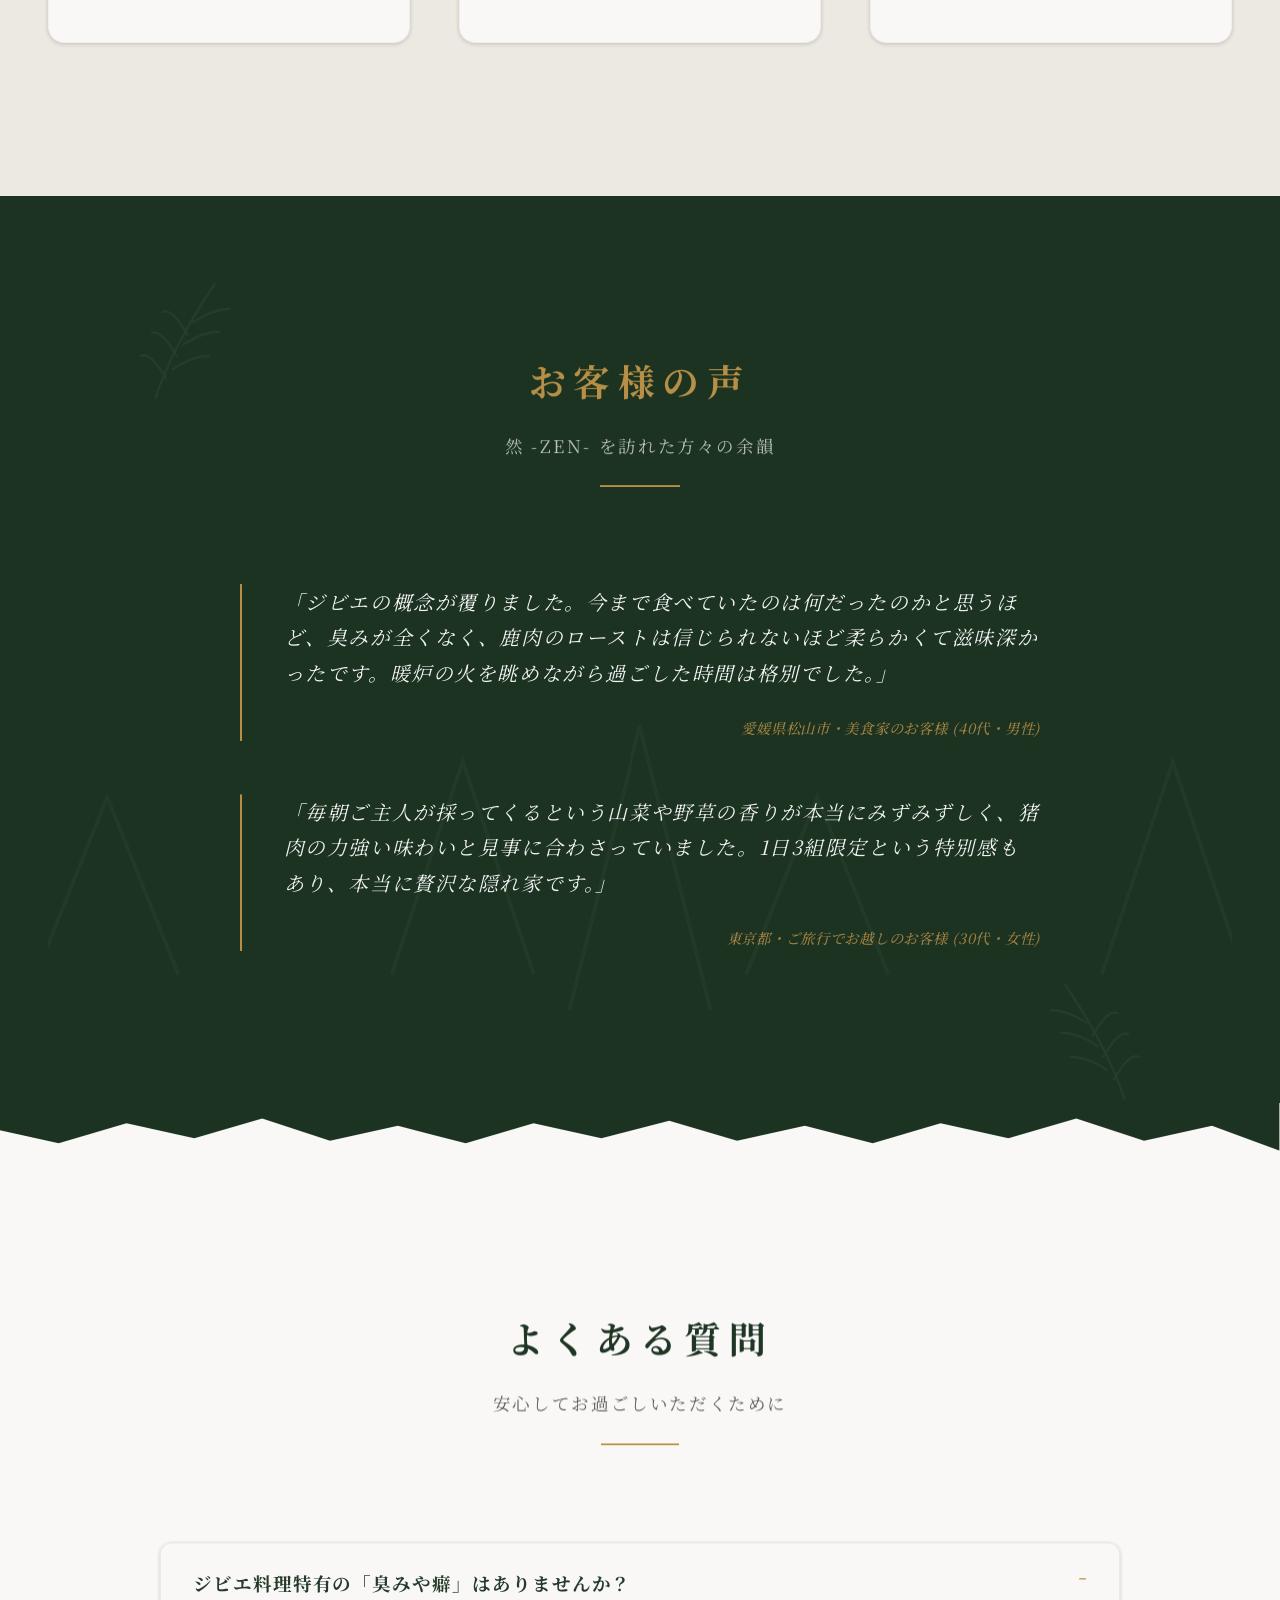
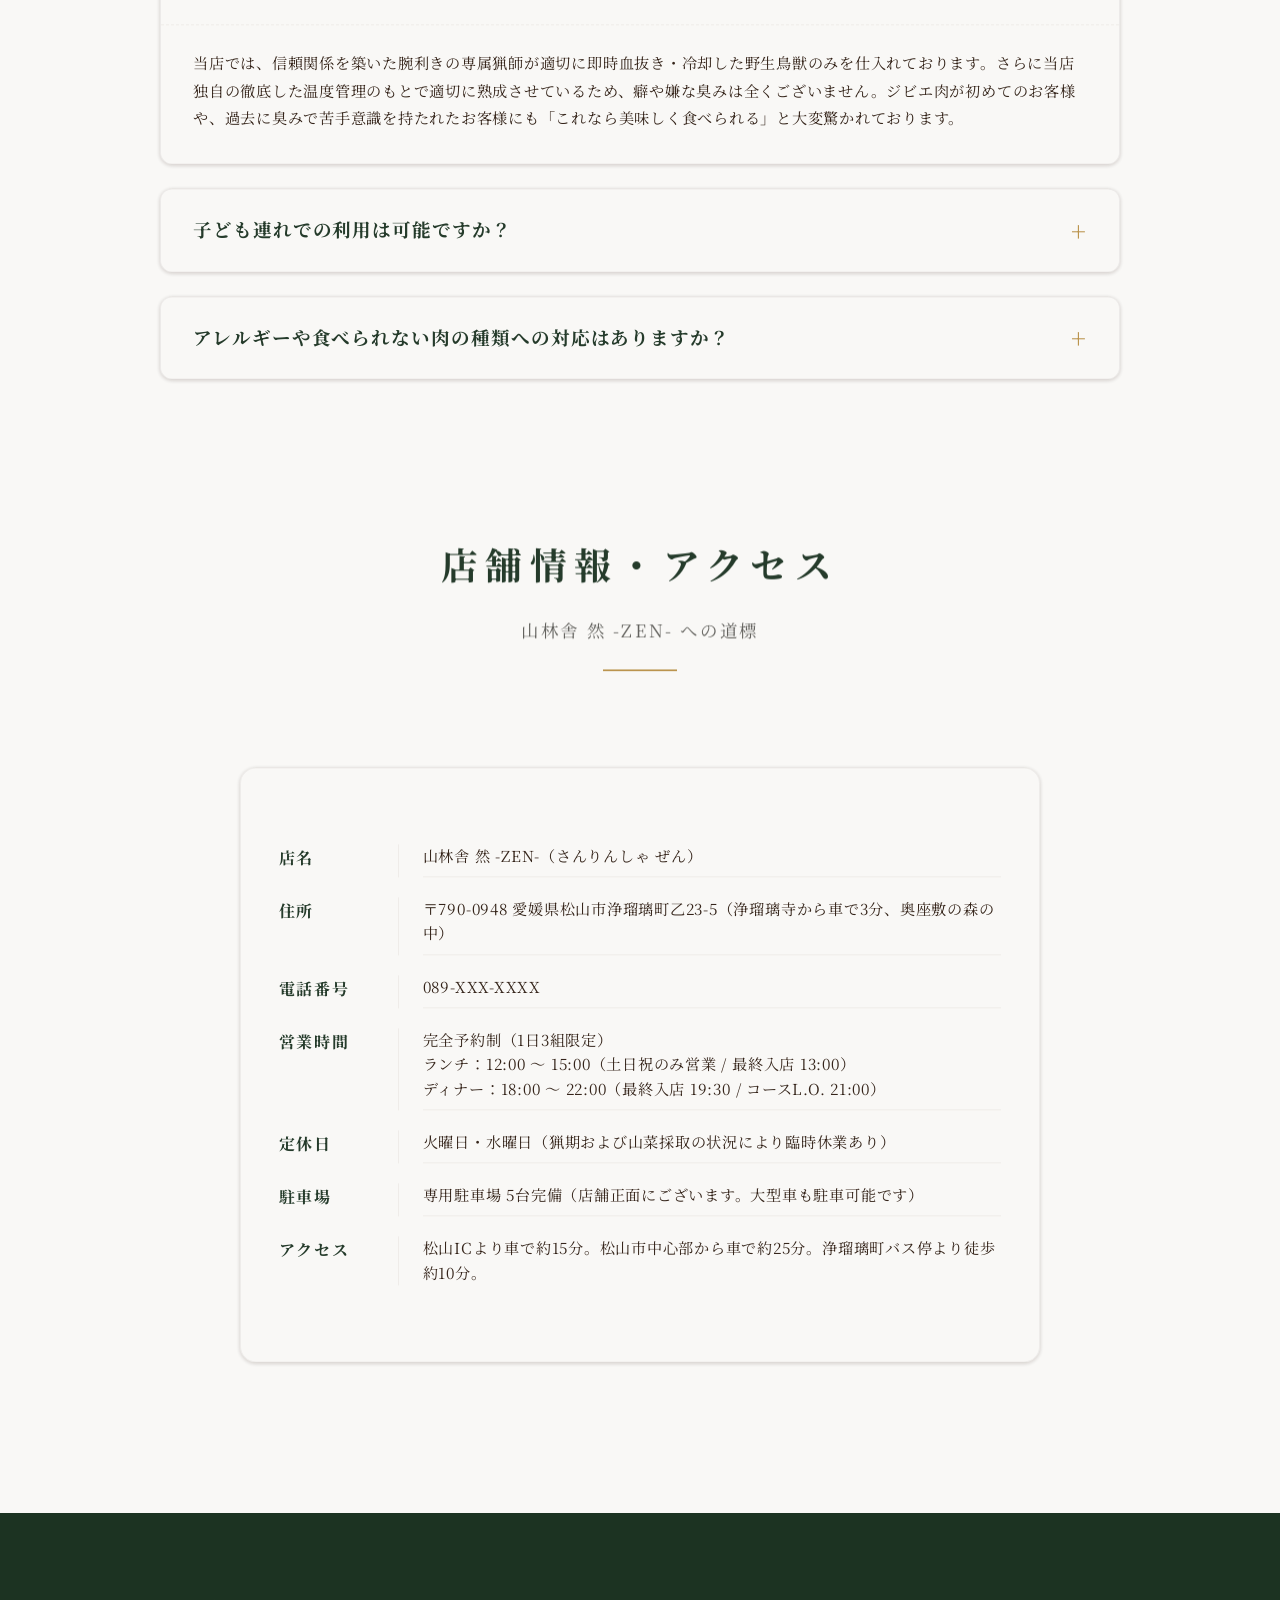
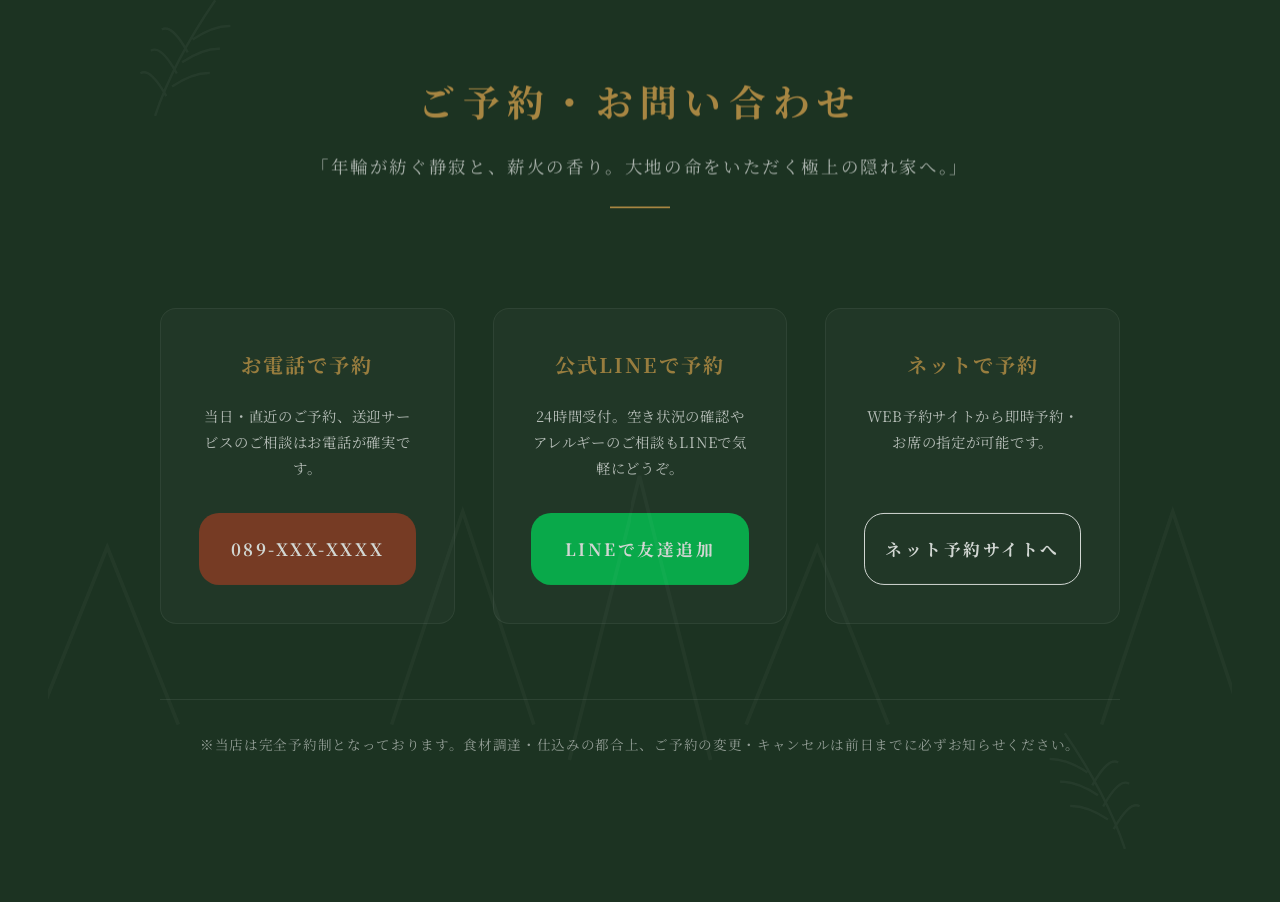
<file: docs/dm-09/index.html>
<!DOCTYPE html>
<html lang="ja">

<head>
    <meta charset="UTF-8">
    <meta name="viewport" content="width=device-width, initial-scale=1.0">
    <title>山林舎 然 -ZEN- | 愛媛県松山市の完全予約制ジビエ料理専門店</title>
    <link rel="preconnect" href="https://fonts.googleapis.com">
    <link rel="preconnect" href="https://fonts.gstatic.com" crossorigin>
    <link
        href="https://fonts.googleapis.com/css2?family=Noto+Sans+JP:wght@300;400;500;700&family=Noto+Serif+JP:wght@400;700&display=swap"
        rel="stylesheet">
    <link rel="stylesheet" href="css/swiper/swiper-bundle.min.css">
    <link rel="stylesheet" href="css/base/variable.css">
    <link rel="stylesheet" href="css/base/content.css">
    <link rel="stylesheet" href="css/base/component.css">
    <link rel="stylesheet" href="css/style.css">
</head>

<body>
    <!-- クリエイティブ装飾：ノイズ質感オーバーレイ -->
    <div class="l-noise-overlay"></div>

    <div id="body_wrap">
        <div id="content" class="l-content__body l-container">
            <main>

                <section id="hero" class="hero">
                    <div class="hero__bg-wrapper js-parallax-hero">
                        <img src="assets/hero_stump_bg.png" alt="山林舎 然 -ZEN- 切り株の年輪" class="hero__bg-img">
                        <div class="hero__bg-overlay"></div>
                    </div>
                    <div class="hero__inner">
                        <div class="hero__content">
                            <h1 class="hero__title c-vertical js-reveal-chars">年輪が刻んだ歳月と、<br>森の命を喰らう。</h1>
                            <p class="hero__desc c-vertical js-reveal-fade">
                                松山の奥深き森に佇む、完全予約制ジビエ料理専門店。<br>猟師から直接届く一級の野生鳥獣肉と、<br>山が育んだ山菜を、薪火の香りと共に。</p>
                        </div>
                        <div class="hero__cta js-reveal-fade">
                            <a href="#contact" class="c-btn --act">席を予約する</a>
                        </div>
                    </div>
                    <div class="hero__divider l-divider"></div>
                </section>

                <!-- Section: Concept (ストーリーと強み) -->
                <section id="concept" class="concept">
                    <div class="concept__inner">
                        <div class="concept__content">
                            <div class="concept__text-col js-reveal-fade">
                                <div class="c-sec-title__wrapper">
                                    <h2 class="concept__title c-sec-title">命の循環に、<br>敬意を込めて。</h2>
                                    <div class="c-sec-title__line js-reveal-line"></div>
                                </div>
                                <div class="concept__text">
                                    <p>当店が提供するのは、単なる「料理」ではなく、森の営みそのものです。信頼する一流の猟師が命がけで仕留めた野生の鳥獣を最高の状態で仕入れ、一切の臭みを残さず、滋味深い極上のジビエへと昇華させます。
                                    </p>
                                    <p>店主自らが毎朝山に入り、湧き水で育った山菜や季節のキノコを採取。薪火が爆ぜる音とともに、山林の息吹を五感でご堪能ください。</p>
                                </div>
                            </div>
                            <div class="concept__visual js-reveal-img">
                                <div class="concept__img-wrapper">
                                    <img src="assets/concept_wild_deer.png" alt="森の野生の鹿" class="concept__img">
                                </div>
                            </div>
                        </div>
                    </div>
                </section>


                <!-- Section: Features (こだわり) -->
                <section id="features" class="features">
                    <div class="features__divider l-divider --top"></div>
                    <div class="features__inner">
                        <div class="c-sec-header js-reveal-fade">
                            <h2 class="c-sec-header__title">三つのこだわり</h2>
                            <p class="c-sec-header__subtitle">然 -ZEN- が紡ぐ、本物の野生体験</p>
                            <div class="c-sec-header__line js-reveal-line"></div>
                        </div>
                        <div class="features__grid">
                            <div class="features__item js-reveal-up">
                                <div class="features__item-num">〇一</div>
                                <h3 class="features__item-title">極上の鮮度と熟成</h3>
                                <p class="features__item-text">
                                    熟練の猟師による迅速な初期処理と、徹底した温度管理による自家熟成。ジビエ特有の獣臭さは一切なく、肉本来のクリアな旨みと柔らかさだけを引き出します。</p>
                            </div>
                            <div class="features__item js-reveal-up">
                                <div class="features__item-num">〇二</div>
                                <h3 class="features__item-title">薪火・炭火グリル</h3>
                                <p class="features__item-text">
                                    地元の桜や楢の薪を用い、強烈な火力で旨味を閉じ込めつつ、薪の薫りを肉にまとわせます。外は香ばしく、中は驚くほどジューシーに焼き上げます。</p>
                            </div>
                            <div class="features__item js-reveal-up">
                                <div class="features__item-num">〇三</div>
                                <h3 class="features__item-title">松山の山林の恵み</h3>
                                <p class="features__item-text">
                                    タラの芽、コシアブラ、山椒、季節の野生キノコなど、店主が毎朝松山の山奥で採取する新鮮な山の幸。湧き水が育んだ野の香りは、ジビエの力強い味と完璧に調和します。</p>
                            </div>
                        </div>
                    </div>
                    <div class="features__divider l-divider --reverse --bottom"></div>
                </section>


                <!-- Section: Menu (メニュー・料金) -->
                <section id="menu" class="menu">
                    <div class="menu__inner">
                        <div class="menu__header js-reveal-fade">
                            <h2 class="menu__title c-vertical">森の恵みを<br>紡ぐコース</h2>
                            <p class="menu__lead c-vertical">四季折々の山の恵みを、<br>最も美しいかたちで。</p>
                        </div>

                        <div class="menu__slider-container js-reveal-fade">
                            <!-- Swiperスライダー -->
                            <div class="swiper js-swiper-menu">
                                <div class="swiper-wrapper">

                                    <!-- Slide 1 -->
                                    <div class="swiper-slide menu__slide">
                                        <article class="menu__item">
                                            <!-- 上部 2カラム -->
                                            <div class="menu__item-top">
                                                <div class="menu__item-img-wrapper">
                                                    <img src="assets/menu_hunter_course.png" alt="四季の猟師コース"
                                                        class="menu__item-img">
                                                </div>
                                                <div class="menu__item-body">
                                                    <div class="menu__item-meta">
                                                        <span class="menu__item-tag">ディナー</span>
                                                        <span class="menu__item-price">15,000円
                                                            <small>(税込)</small></span>
                                                    </div>
                                                    <h3 class="menu__item-title">四季の猟師コース</h3>
                                                    <p class="menu__item-desc">
                                                        その日に仕入れた最高の状態の鹿肉・猪肉を中心に、店主自らが採った旬の山菜をふんだんに盛り込んだ、当店の基本にして究極のコースです。
                                                    </p>
                                                </div>
                                            </div>
                                            <!-- 下部 リスト -->
                                            <div class="menu__item-bottom">
                                                <ul class="menu__item-details">
                                                    <li>前菜：季節の野山草とジビエのシャルキュトリー</li>
                                                    <li>炭火：蝦夷鹿ロースの低温熟成ロースト</li>
                                                    <li>薪火：猪肉の薪火焼き 〜野草塩を添えて〜</li>
                                                    <li>締飯：季節の山菜と猪肉の釜飯</li>
                                                </ul>
                                            </div>
                                        </article>
                                    </div>

                                    <!-- Slide 2 -->
                                    <div class="swiper-slide menu__slide">
                                        <article class="menu__item">
                                            <!-- 上部 2カラム -->
                                            <div class="menu__item-top">
                                                <div class="menu__item-img-wrapper">
                                                    <img src="assets/menu_noyama_zen.png" alt="昼の野山膳"
                                                        class="menu__item-img">
                                                </div>
                                                <div class="menu__item-body">
                                                    <div class="menu__item-meta">
                                                        <span class="menu__item-tag --lunch">土日祝ランチ限定</span>
                                                        <span class="menu__item-price">6,500円 <small>(税込)</small></span>
                                                    </div>
                                                    <h3 class="menu__item-title">昼の野山膳</h3>
                                                    <p class="menu__item-desc">
                                                        お昼限定で、軽やかに山の恵みをお楽しみいただける贅沢な一膳。滋味深いジビエの小鉢と、新鮮な山菜料理の数々を詰め合わせました。
                                                    </p>
                                                </div>
                                            </div>
                                            <!-- 下部 リスト -->
                                            <div class="menu__item-bottom">
                                                <ul class="menu__item-details">
                                                    <li>主菜：熟成鹿肉のタタキ 〜実山椒の醤油だれ〜</li>
                                                    <li>副菜：朝採り山菜の天ぷらと季節の小鉢</li>
                                                    <li>御飯：釜引き湧き水で炊いた白米と汁物</li>
                                                </ul>
                                            </div>
                                        </article>
                                    </div>

                                    <!-- Slide 3 -->
                                    <div class="swiper-slide menu__slide">
                                        <article class="menu__item">
                                            <!-- 上部 2カラム -->
                                            <div class="menu__item-top">
                                                <div class="menu__item-img-wrapper">
                                                    <img src="assets/menu_bear_nabe.png" alt="極上 月輪熊の鍋コース"
                                                        class="menu__item-img">
                                                </div>
                                                <div class="menu__item-body">
                                                    <div class="menu__item-meta">
                                                        <span class="menu__item-tag --seasonal">冬季限定</span>
                                                        <span class="menu__item-price">20,000円
                                                            <small>(税込)</small></span>
                                                    </div>
                                                    <h3 class="menu__item-title">極上 月輪熊の鍋コース</h3>
                                                    <p class="menu__item-desc">
                                                        厳冬期にしか手に入らないツキノワグマの極上ロース肉を使用。山で蓄えた上質な脂は驚くほど甘く、山の湧き水と秘伝の割り下で煮て召し上がっていただく至高の逸品です。
                                                    </p>
                                                </div>
                                            </div>
                                            <!-- 下部 リスト -->
                                            <div class="menu__item-bottom">
                                                <ul class="menu__item-details">
                                                    <li>前菜：熊肉のしぐれ煮と野草小鉢</li>
                                                    <li>鍋物：極上月輪熊肉のすき鍋 〜冬の根菜と共に〜</li>
                                                    <li>締物：熊の旨味が凝縮された特製うどん または 雑炊</li>
                                                </ul>
                                            </div>
                                        </article>
                                    </div>

                                </div>
                                <div class="swiper-pagination menu__slider-pagination"></div>
                            </div>
                            <!-- Navigation Buttons -->
                            <div class="swiper-button-next menu__slider-btn --next"></div>
                            <div class="swiper-button-prev menu__slider-btn --prev"></div>
                        </div>
                        <div class="menu__single-section">
                            <div class="menu__single-title-wrapper js-reveal-fade">
                                <h3 class="menu__single-title">山野の恵み 単品料理</h3>
                                <p class="menu__single-subtitle">その日の仕入れ状況により、最適な調理法でご提供いたします。</p>
                            </div>

                            <!-- 1〜4件目（初期表示） -->
                            <div class="menu__single-grid js-reveal-fade">
                                <div class="menu__single-item">
                                    <h4 class="menu__single-name">熟成鹿肉のタタキ 〜実山椒ソース〜</h4>
                                    <span class="menu__single-price">3,200円 <small>(税込)</small></span>
                                    <p class="menu__single-desc">適切な熟成を経て極限まで柔らかく仕上げた鹿肉。実山椒の爽やかなピリッとした辛みが肉の旨味を引き立てます。
                                    </p>
                                </div>
                                <div class="menu__single-item">
                                    <h4 class="menu__single-name">猪肉の桜薪火焼き 〜山葵と野草塩〜</h4>
                                    <span class="menu__single-price">3,800円 <small>(税込)</small></span>
                                    <p class="menu__single-desc">
                                        脂ののった上質な猪肉を桜の薪火で香ばしく焼き上げました。安曇野産の本山葵と手作りの野草塩でお召し上がりください。</p>
                                </div>
                                <div class="menu__single-item">
                                    <h4 class="menu__single-name">季節の朝採り山菜天ぷら</h4>
                                    <span class="menu__single-price">1,800円 <small>(税込)</small></span>
                                    <p class="menu__single-desc">
                                        店主が毎朝山に入って採取するタラの芽やコシアブラなどの新鮮な山菜。サクッとした軽い衣の中に野の香りが広がります。</p>
                                </div>
                                <div class="menu__single-item">
                                    <h4 class="menu__single-name">月輪熊と根菜の滋味味噌煮込み</h4>
                                    <span class="menu__single-price">4,200円 <small>(税込)</small></span>
                                    <p class="menu__single-desc">ツキノワグマの脂の甘みと旨味を、地元松山の合わせ味噌でじっくりと煮込みました。体が芯から温まる極上の一皿です。
                                    </p>
                                </div>
                            </div>

                            <!-- 5つ目以降（もっと見るボタン & アコーディオン） -->
                            <div class="menu__single-cta js-reveal-fade">
                                <button class="c-btn --act js-menu-single-btn" aria-expanded="false"
                                    aria-controls="menu-single-more">単品メニューをもっと見る</button>
                            </div>

                            <div id="menu-single-more" class="menu__single-more js-menu-single-target"
                                aria-hidden="true">
                                <div class="menu__single-more-inner">
                                    <div class="menu__single-grid">
                                        <div class="menu__single-item">
                                            <h4 class="menu__single-name">鹿肉のしぐれ煮</h4>
                                            <span class="menu__single-price">1,500円 <small>(税込)</small></span>
                                            <p class="menu__single-desc">生姜を効かせて甘辛くじっくりと煮込んだ鹿肉。お酒の肴にも、ご飯のお供にも最適な一品です。
                                            </p>
                                        </div>
                                        <div class="menu__single-item">
                                            <h4 class="menu__single-name">猪肉と季節山菜の釜飯</h4>
                                            <span class="menu__single-price">2,400円 <small>(税込)</small></span>
                                            <p class="menu__single-desc">湧き水で炊き上げる特製の釜飯。猪肉の豊かな脂と、山菜の香りがお米一粒一粒に染み渡ります。
                                            </p>
                                        </div>
                                        <div class="menu__single-item">
                                            <h4 class="menu__single-name">山野草とクレソンの摘み草サラダ</h4>
                                            <span class="menu__single-price">1,600円 <small>(税込)</small></span>
                                            <p class="menu__single-desc">毎朝摘み取る新鮮な野草と旬のクレソンを使用。自家製の和風ドレッシングでさっぱりと仕上げました。
                                            </p>
                                        </div>
                                        <div class="menu__single-item">
                                            <h4 class="menu__single-name">湧き水仕込みの黒文字シャーベット</h4>
                                            <span class="menu__single-price">800円 <small>(税込)</small></span>
                                            <p class="menu__single-desc">
                                                森のハーブ「クロモジ」の爽やかな香りを移した特製シャーベット。お食事の最後に心地よい余韻を残します。</p>
                                        </div>
                                    </div>
                                </div>
                            </div>
                        </div>
                    </div>
                </section>

                <!-- Section: Atmosphere (店内の雰囲気) -->
                <section id="atmosphere" class="atmosphere">
                    <div class="atmosphere__inner">
                        <div class="atmosphere__content">
                            <div class="atmosphere__visual js-reveal-img">
                                <div class="atmosphere__img-wrapper">
                                    <img src="assets/restaurant_interior.png" alt="山林舎 然 -ZEN- のモダン暖炉コテージ店内"
                                        class="atmosphere__img">
                                </div>
                            </div>
                            <div class="atmosphere__text-col js-reveal-fade">
                                <div class="c-sec-title__wrapper">
                                    <h2 class="c-sec-title">一日三組限定の、<br>プライベートな<br>森の隠れ家。</h2>
                                    <div class="c-sec-title__line js-reveal-line"></div>
                                </div>
                                <div class="atmosphere__desc">
                                    <p>森の静寂に溶け込む、木造の美しい一軒家。暖炉の温かな炎が爆ぜる音、薪の薫りに包まれる極上の時間。切り株を贅沢に使用した特等席のカウンターグリルや、原生林を望む半個室など、大人が日常を忘れて心身をリセットできる静寂の空間をご用意しております。
                                    </p>
                                </div>
                            </div>
                        </div>
                        <div class="atmosphere__cta js-reveal-fade">
                            <button class="c-btn --act js-gallery-btn" aria-expanded="false"
                                aria-controls="atmosphere-gallery">ギャラリーを見る</button>
                        </div>
                        <div id="atmosphere-gallery" class="atmosphere__gallery js-gallery-target" aria-hidden="true">
                            <div class="atmosphere__gallery-inner">
                                <div class="atmosphere__gallery-grid">
                                    <div class="atmosphere__gallery-item">
                                        <img src="assets/gallery_interior.png" alt="山林舎 然 の内観"
                                            class="atmosphere__gallery-img" loading="lazy">
                                    </div>
                                    <div class="atmosphere__gallery-item">
                                        <img src="assets/gallery_exterior.png" alt="山林舎 然 の外観"
                                            class="atmosphere__gallery-img" loading="lazy">
                                    </div>
                                    <div class="atmosphere__gallery-item">
                                        <img src="assets/gallery_cooking.png" alt="薪火でのジビエ調理"
                                            class="atmosphere__gallery-img" loading="lazy">
                                    </div>
                                    <div class="atmosphere__gallery-item">
                                        <img src="assets/gallery_nature.png" alt="松山の豊かな森と清流"
                                            class="atmosphere__gallery-img" loading="lazy">
                                    </div>
                                </div>
                            </div>
                        </div>
                    </div>
                </section>


                <!-- Section: Recommend (こんな方におすすめ) -->
                <section id="recommend" class="recommend">
                    <div class="recommend__divider l-divider --top"></div>
                    <div class="recommend__inner">
                        <div class="c-sec-header js-reveal-fade">
                            <h2 class="c-sec-header__title">こんな方におすすめ</h2>
                            <p class="c-sec-header__subtitle">山林舎 然 -ZEN- で刻む特別な時間</p>
                            <div class="c-sec-header__line js-reveal-line"></div>
                        </div>
                        <div class="recommend__grid">
                            <div class="recommend__card js-reveal-up">
                                <h3 class="recommend__card-title">特別な記念日・デートに</h3>
                                <p class="recommend__card-text">
                                    都会の喧騒から完全に遮断された、森の奥深くの静寂な空間。暖炉の炎を眺めながら、一生記憶に残る贅沢な時間をお過ごしください。</p>
                            </div>
                            <div class="recommend__card js-reveal-up">
                                <h3 class="recommend__card-title">本物の美食家へのもてなし</h3>
                                <p class="recommend__card-text">
                                    信頼の一流猟師から仕入れる極上ジビエと、毎朝採取する新鮮な野草・山菜。ここでしか味わえない野生の真髄が、大切な賓客を感動させます。</p>
                            </div>
                            <div class="recommend__card js-reveal-up">
                                <h3 class="recommend__card-title">心身の深呼吸とご褒美に</h3>
                                <p class="recommend__card-text">
                                    薪火の香りと山の美味しい空気、そして大地の生命力をダイレクトに取り入れるジビエ料理。日々のストレスから心を解放し、深く満たされたいときに。</p>
                            </div>
                        </div>
                    </div>
                </section>

                <!-- Section: Voice (お客様の声) -->
                <section id="voice" class="voice">
                    <div class="c-deco-layer">
                        <div class="c-deco-layer__tree"></div>
                        <div class="c-deco-layer__leaf01"></div>
                        <div class="c-deco-layer__leaf02"></div>
                    </div>
                    <div class="voice__inner">
                        <div class="c-sec-header --inverse js-reveal-fade">
                            <h2 class="c-sec-header__title">お客様の声</h2>
                            <p class="c-sec-header__subtitle">然 -ZEN- を訪れた方々の余韻</p>
                            <div class="c-sec-header__line js-reveal-line"></div>
                        </div>
                        <div class="voice__list">
                            <blockquote class="voice__item js-reveal-fade">
                                <p class="voice__text">
                                    「ジビエの概念が覆りました。今まで食べていたのは何だったのかと思うほど、臭みが全くなく、鹿肉のローストは信じられないほど柔らかくて滋味深かったです。暖炉の火を眺めながら過ごした時間は格別でした。」
                                </p>
                                <cite class="voice__author">愛媛県松山市・美食家のお客様 (40代・男性)</cite>
                            </blockquote>
                            <blockquote class="voice__item js-reveal-fade">
                                <p class="voice__text">
                                    「毎朝ご主人が採ってくるという山菜や野草の香りが本当にみずみずしく、猪肉の力強い味わいと見事に合わさっていました。1日3組限定という特別感もあり、本当に贅沢な隠れ家です。」
                                </p>
                                <cite class="voice__author">東京都・ご旅行でお越しのお客様 (30代・女性)</cite>
                            </blockquote>
                        </div>
                    </div>
                    <div class="voice__divider l-divider --reverse --bottom"></div>
                </section>

                <!-- Section: FAQ (よくある質問) -->
                <section id="faq" class="faq">
                    <div class="faq__inner">
                        <div class="c-sec-header js-reveal-fade">
                            <h2 class="c-sec-header__title">よくある質問</h2>
                            <p class="c-sec-header__subtitle">安心してお過ごしいただくために</p>
                            <div class="c-sec-header__line js-reveal-line"></div>
                        </div>
                        <div class="faq__list js-reveal-fade">
                            <details class="faq__item" open>
                                <summary class="faq__question">ジビエ料理特有の「臭みや癖」はありませんか？</summary>
                                <div class="faq__answer">
                                    <p>当店では、信頼関係を築いた腕利きの専属猟師が適切に即時血抜き・冷却した野生鳥獣のみを仕入れております。さらに当店独自の徹底した温度管理のもとで適切に熟成させているため、癖や嫌な臭みは全くございません。ジビエ肉が初めてのお客様や、過去に臭みで苦手意識を持たれたお客様にも「これなら美味しく食べられる」と大変驚かれております。
                                    </p>
                                </div>
                            </details>
                            <details class="faq__item">
                                <summary class="faq__question">子ども連れでの利用は可能ですか？</summary>
                                <div class="faq__answer">
                                    <p>ディナータイムは静かで贅沢な空間を皆様にお楽しみいただくため、大人のお客様と同じコース料理を召し上がれる「12歳以上」のお客様に制限させていただいております。土日祝のランチタイム（12:00〜15:00）に限り、半個室の貸切にて小さなお子様連れのお客様も歓迎しております。ご予約時にご相談ください。
                                    </p>
                                </div>
                            </details>
                            <details class="faq__item">
                                <summary class="faq__question">アレルギーや食べられない肉の種類への対応はありますか？</summary>
                                <div class="faq__answer">
                                    <p>はい。完全予約制でお席をご用意しておりますので、ご予約の際にアレルギー食材や、召し上がれない肉（猪が苦手、熊は避けたい等）をお申し付けいただければ、別の一品や山菜・野草を中心としたメニューに柔軟に変更させていただきます。ご安心ください。
                                    </p>
                                </div>
                            </details>
                        </div>
                    </div>
                </section>

                <!-- Section: Access (店舗情報) -->
                <section id="access" class="access">
                    <div class="access__inner">
                        <div class="c-sec-header js-reveal-fade">
                            <h2 class="c-sec-header__title">店舗情報・アクセス</h2>
                            <p class="c-sec-header__subtitle">山林舎 然 -ZEN- への道標</p>
                            <div class="c-sec-header__line js-reveal-line"></div>
                        </div>
                        <div class="access__content js-reveal-fade">
                            <div class="access__info">
                                <dl class="access__list">
                                    <dt>店名</dt>
                                    <dd>山林舎 然 -ZEN-（さんりんしゃ ぜん）</dd>
                                    <dt>住所</dt>
                                    <dd>〒790-0948 愛媛県松山市浄瑠璃町乙23-5（浄瑠璃寺から車で3分、奥座敷の森の中）</dd>
                                    <dt>電話番号</dt>
                                    <dd>089-XXX-XXXX</dd>
                                    <dt>営業時間</dt>
                                    <dd>完全予約制（1日3組限定）<br>
                                        ランチ：12:00 〜 15:00（土日祝のみ営業 / 最終入店 13:00）<br>
                                        ディナー：18:00 〜 22:00（最終入店 19:30 / コースL.O. 21:00）</dd>
                                    <dt>定休日</dt>
                                    <dd>火曜日・水曜日（猟期および山菜採取の状況により臨時休業あり）</dd>
                                    <dt>駐車場</dt>
                                    <dd>専用駐車場 5台完備（店舗正面にございます。大型車も駐車可能です）</dd>
                                    <dt>アクセス</dt>
                                    <dd>松山ICより車で約15分。松山市中心部から車で約25分。浄瑠璃町バス停より徒歩約10分。</dd>
                                </dl>
                            </div>
                        </div>
                    </div>
                </section>

                <!-- Section: Contact (予約・お問い合わせ) -->
                <section id="contact" class="contact">
                    <div class="c-deco-layer">
                        <div class="c-deco-layer__tree"></div>
                        <div class="c-deco-layer__leaf01"></div>
                        <div class="c-deco-layer__leaf02"></div>
                    </div>
                    <div class="contact__inner">
                        <div class="c-sec-header --inverse js-reveal-fade">
                            <h2 class="c-sec-header__title">ご予約・お問い合わせ</h2>
                            <p class="c-sec-header__subtitle">「年輪が紡ぐ静寂と、薪火の香り。大地の命をいただく極上の隠れ家へ。」</p>
                            <div class="c-sec-header__line js-reveal-line"></div>
                        </div>
                        <div class="contact__grid js-reveal-fade">
                            <div class="contact__item">
                                <h3 class="contact__item-title">お電話で予約</h3>
                                <p class="contact__item-text">当日・直近のご予約、送迎サービスのご相談はお電話が確実です。</p>
                                <a href="tel:089-XXX-XXXX" class="c-btn --act">089-XXX-XXXX</a>
                            </div>
                            <div class="contact__item">
                                <h3 class="contact__item-title">公式LINEで予約</h3>
                                <p class="contact__item-text">24時間受付。空き状況の確認やアレルギーのご相談もLINEで気軽にどうぞ。</p>
                                <a href="#" class="c-btn --line">LINEで友達追加</a>
                            </div>
                            <div class="contact__item">
                                <h3 class="contact__item-title">ネットで予約</h3>
                                <p class="contact__item-text">WEB予約サイトから即時予約・お席の指定が可能です。</p>
                                <a href="#" class="c-btn --secondary">ネット予約サイトへ</a>
                            </div>
                        </div>
                        <div class="contact__footer js-reveal-fade">
                            <p>※当店は完全予約制となっております。食材調達・仕込みの都合上、ご予約の変更・キャンセルは前日までに必ずお知らせください。</p>
                        </div>
                    </div>
                </section>

            </main>
        </div>
    </div>

    <!-- ライブラリJS -->
    <script src="js/gsap/gsap.min.js"></script>
    <script src="js/gsap/ScrollTrigger.min.js"></script>
    <script src="js/swiper/swiper-bundle.min.js"></script>
    <!-- 制御JS -->
    <script src="js/gallery-slider.js"></script>
    <script src="js/scroll-trigger-anim.js"></script>
</body>

</html>
</file>
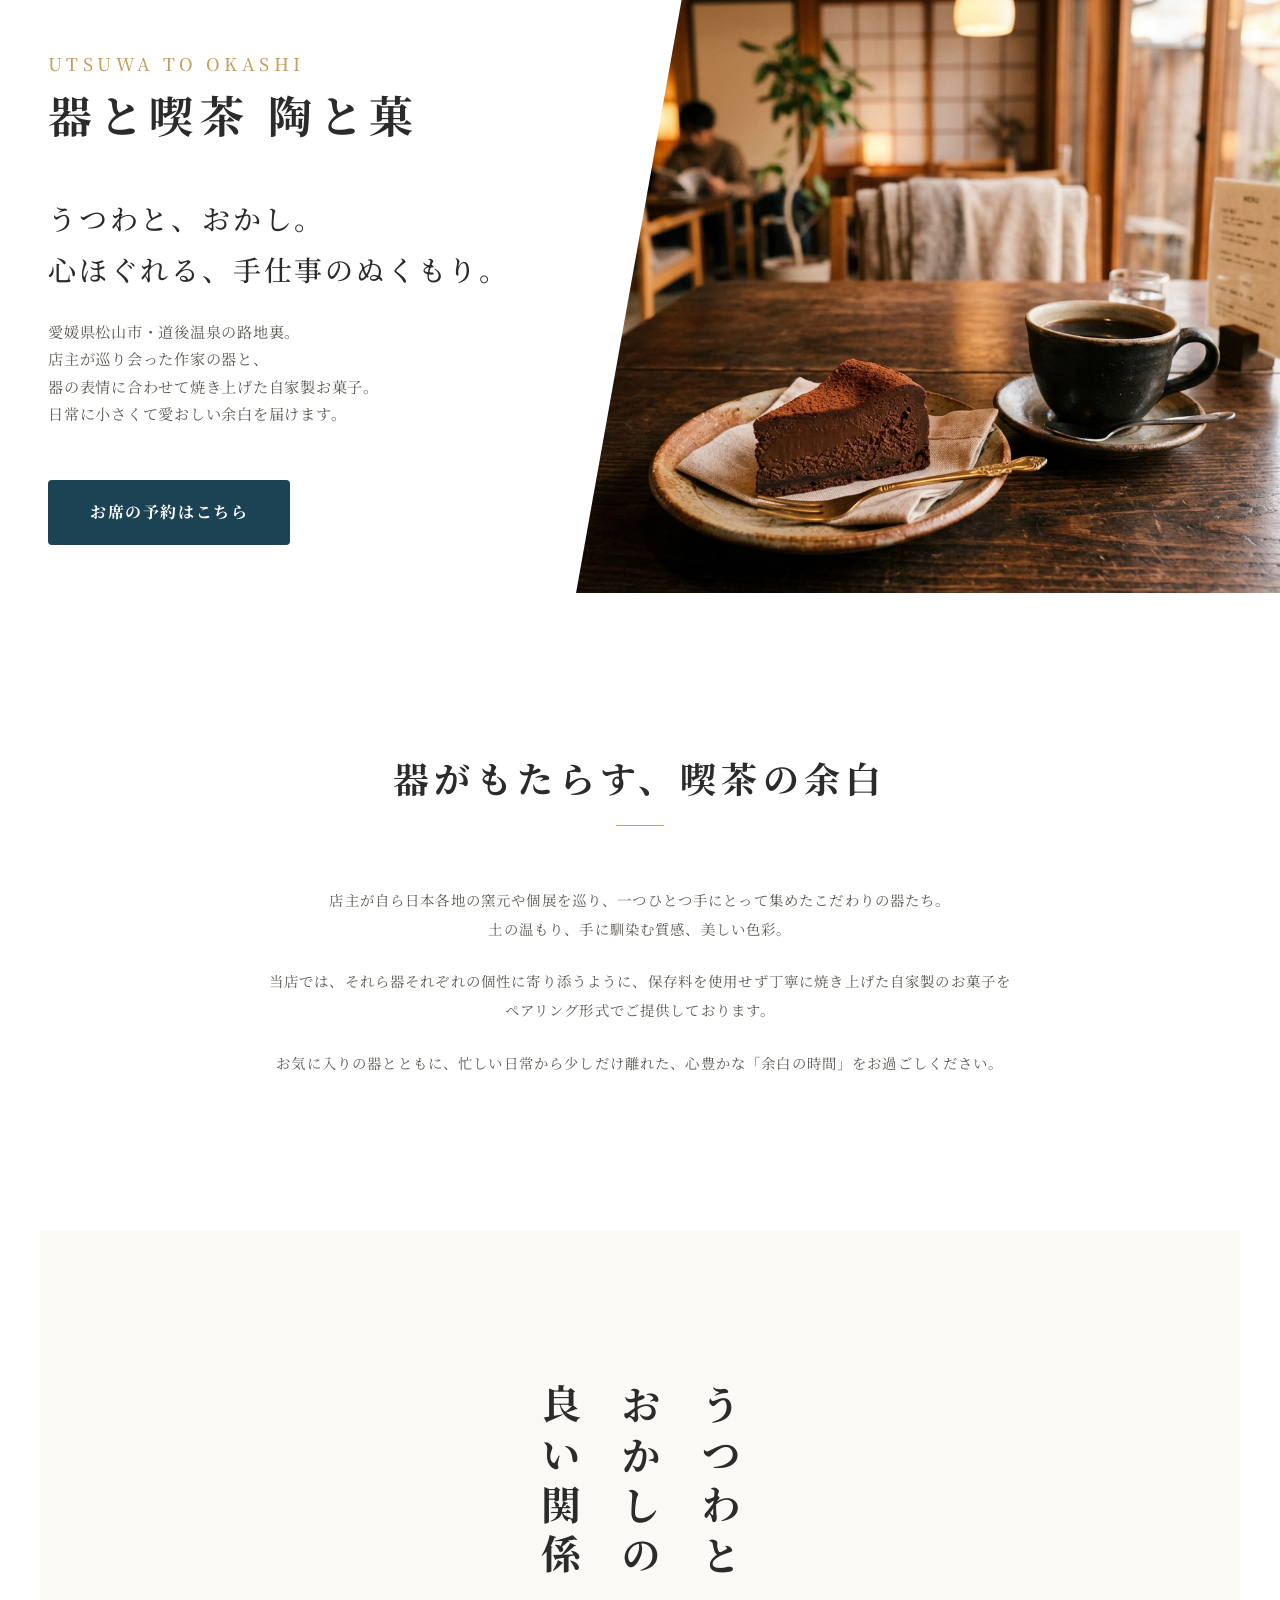
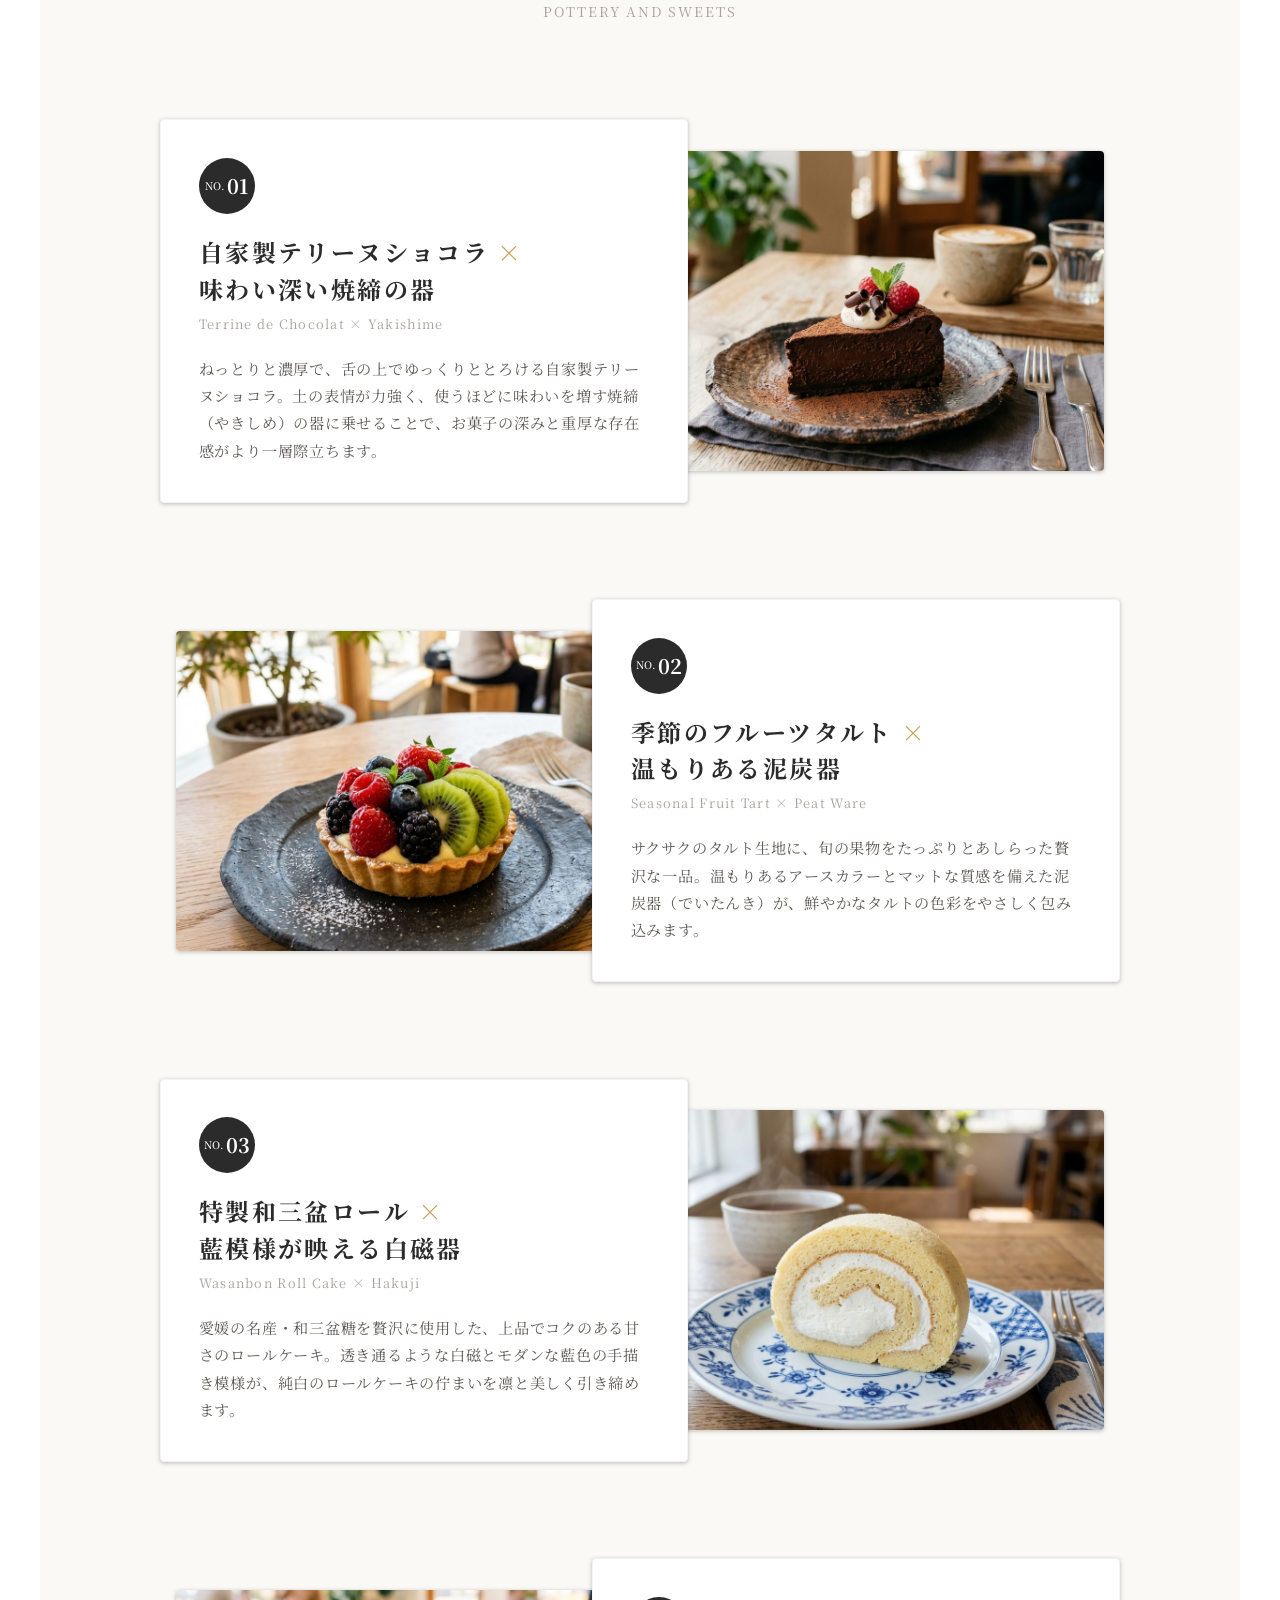
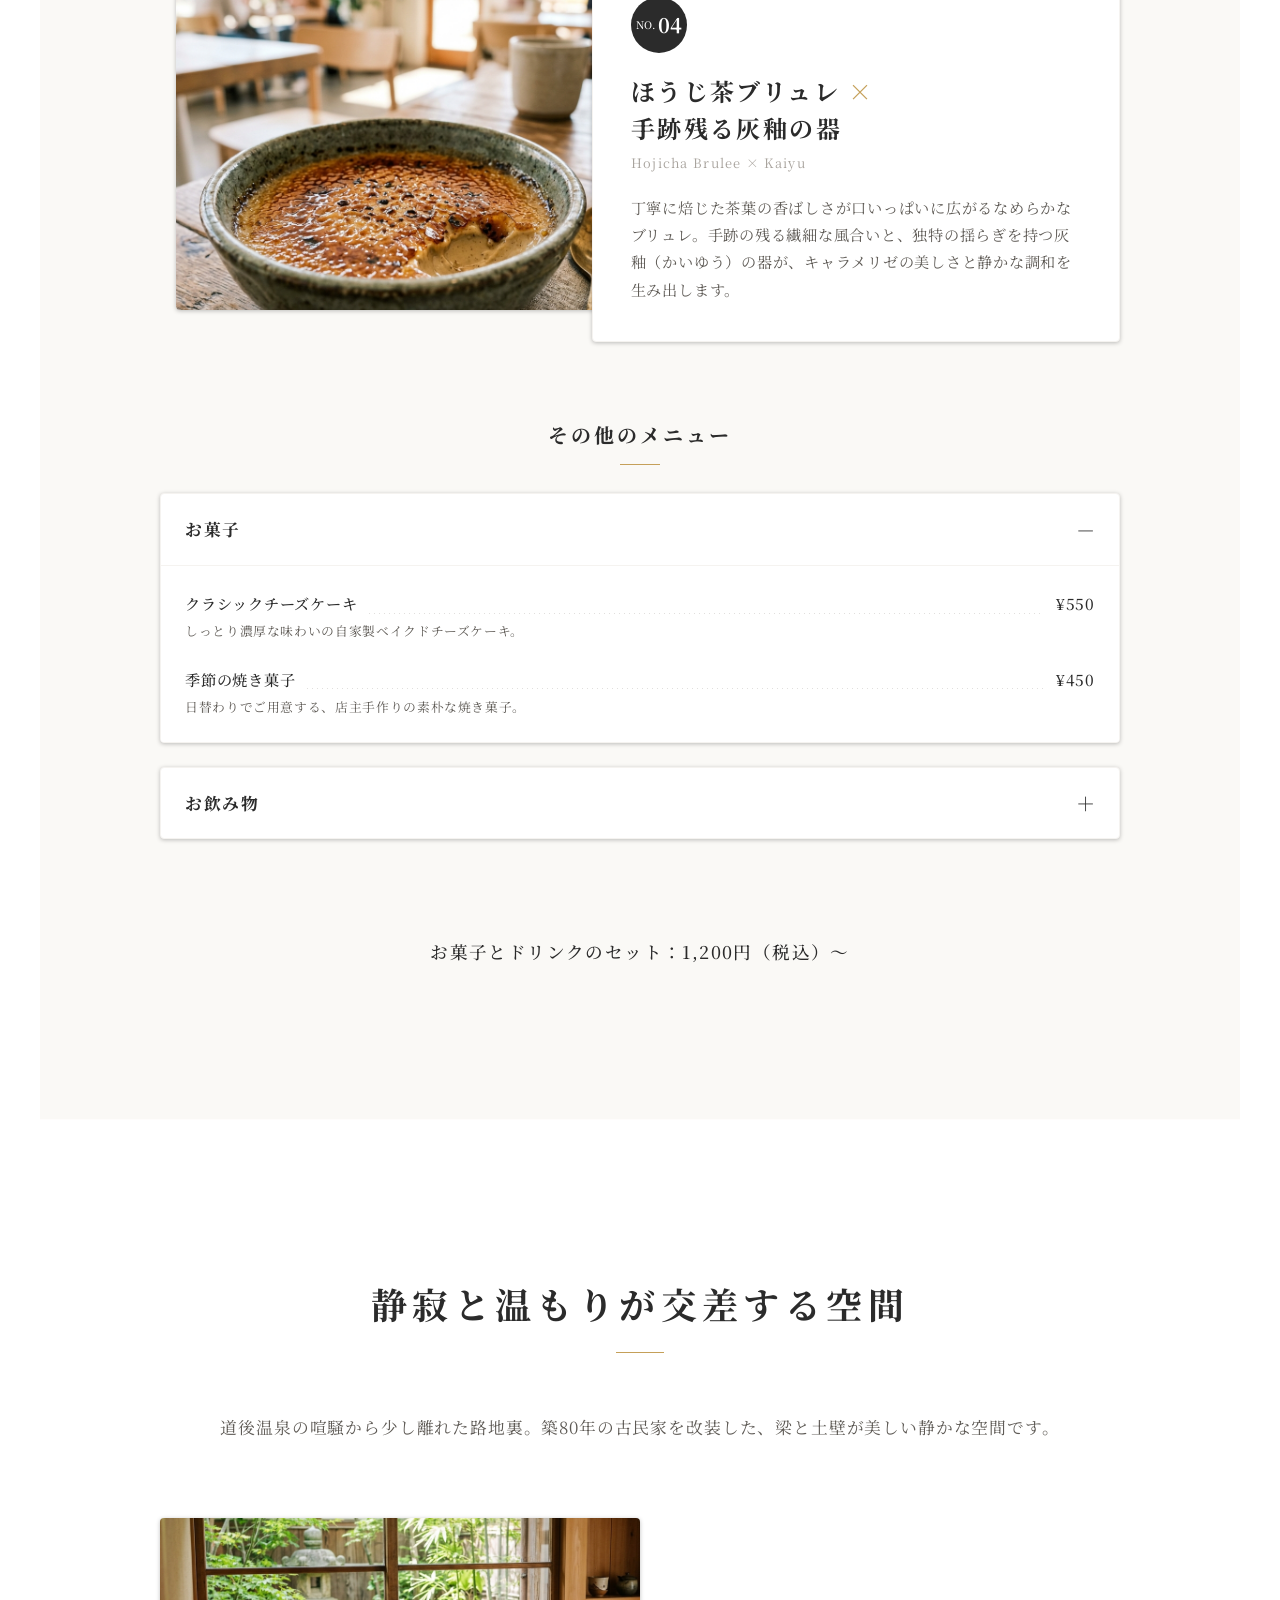
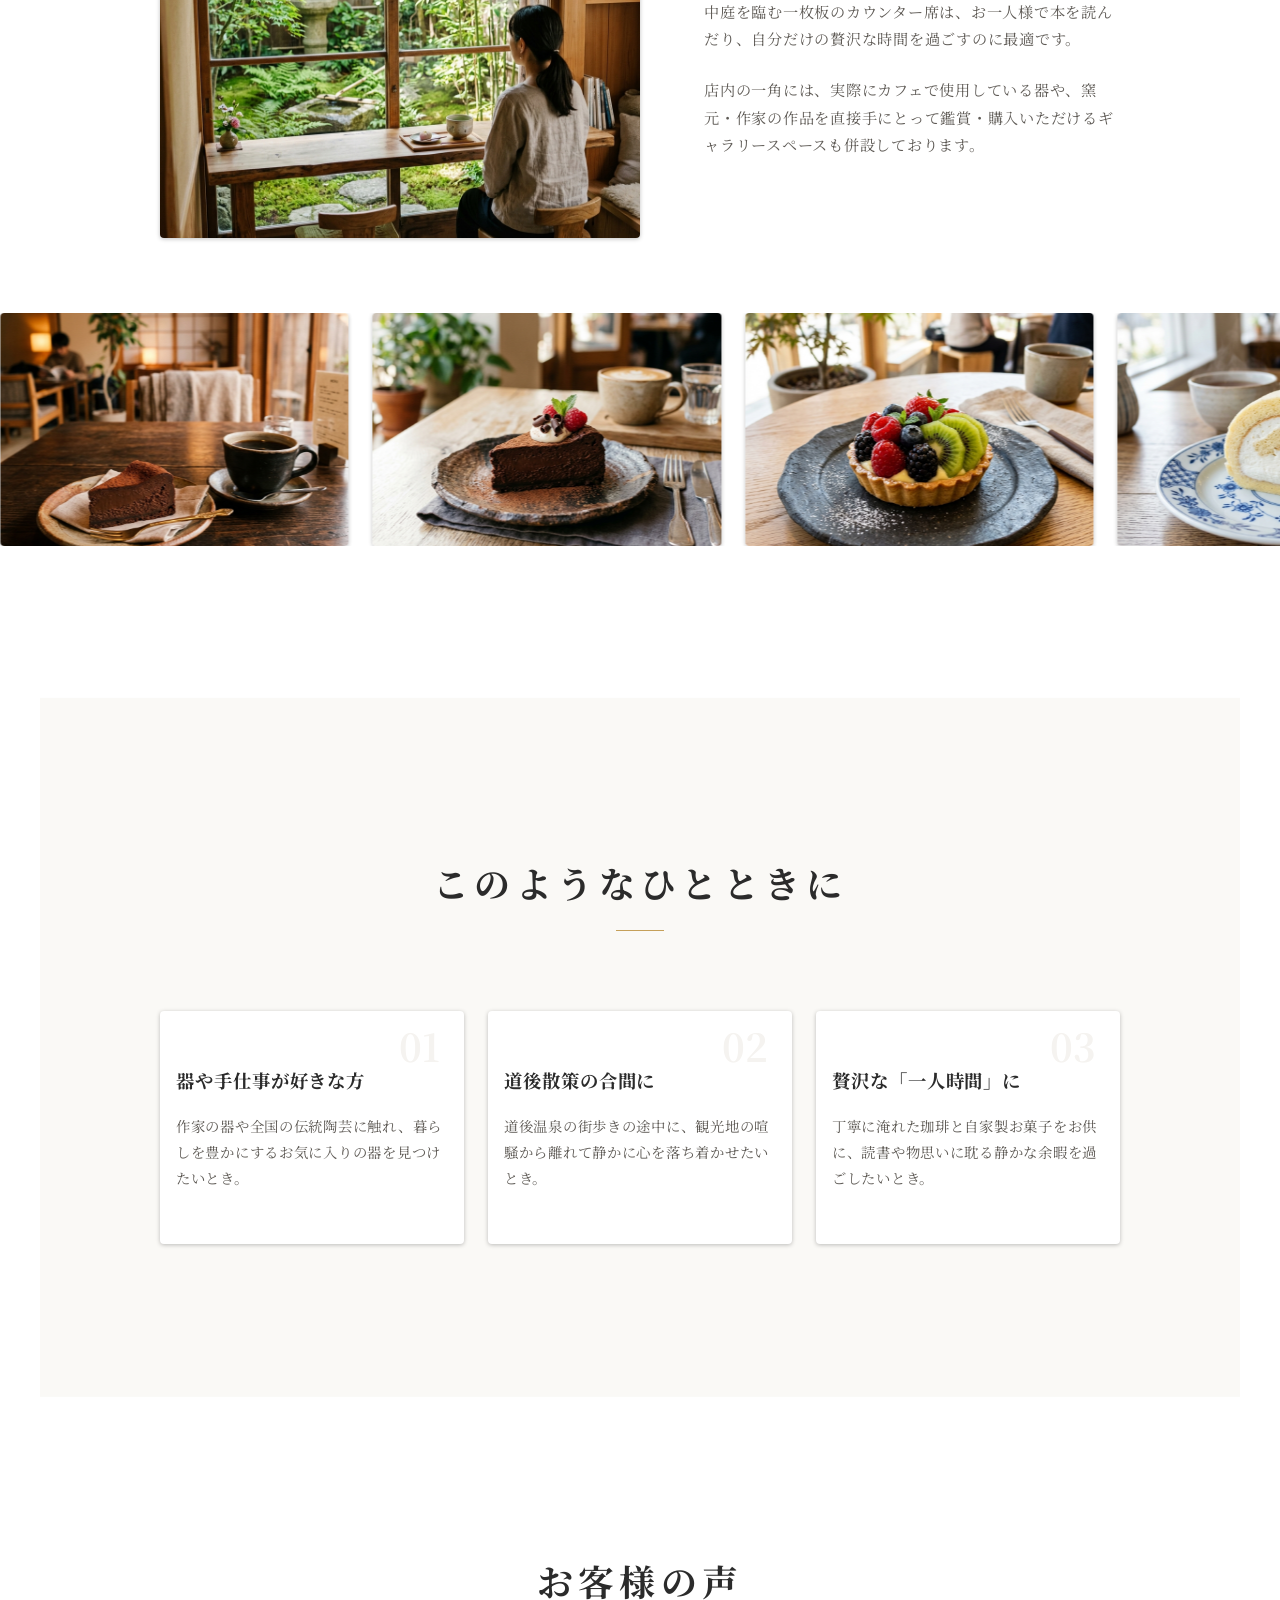
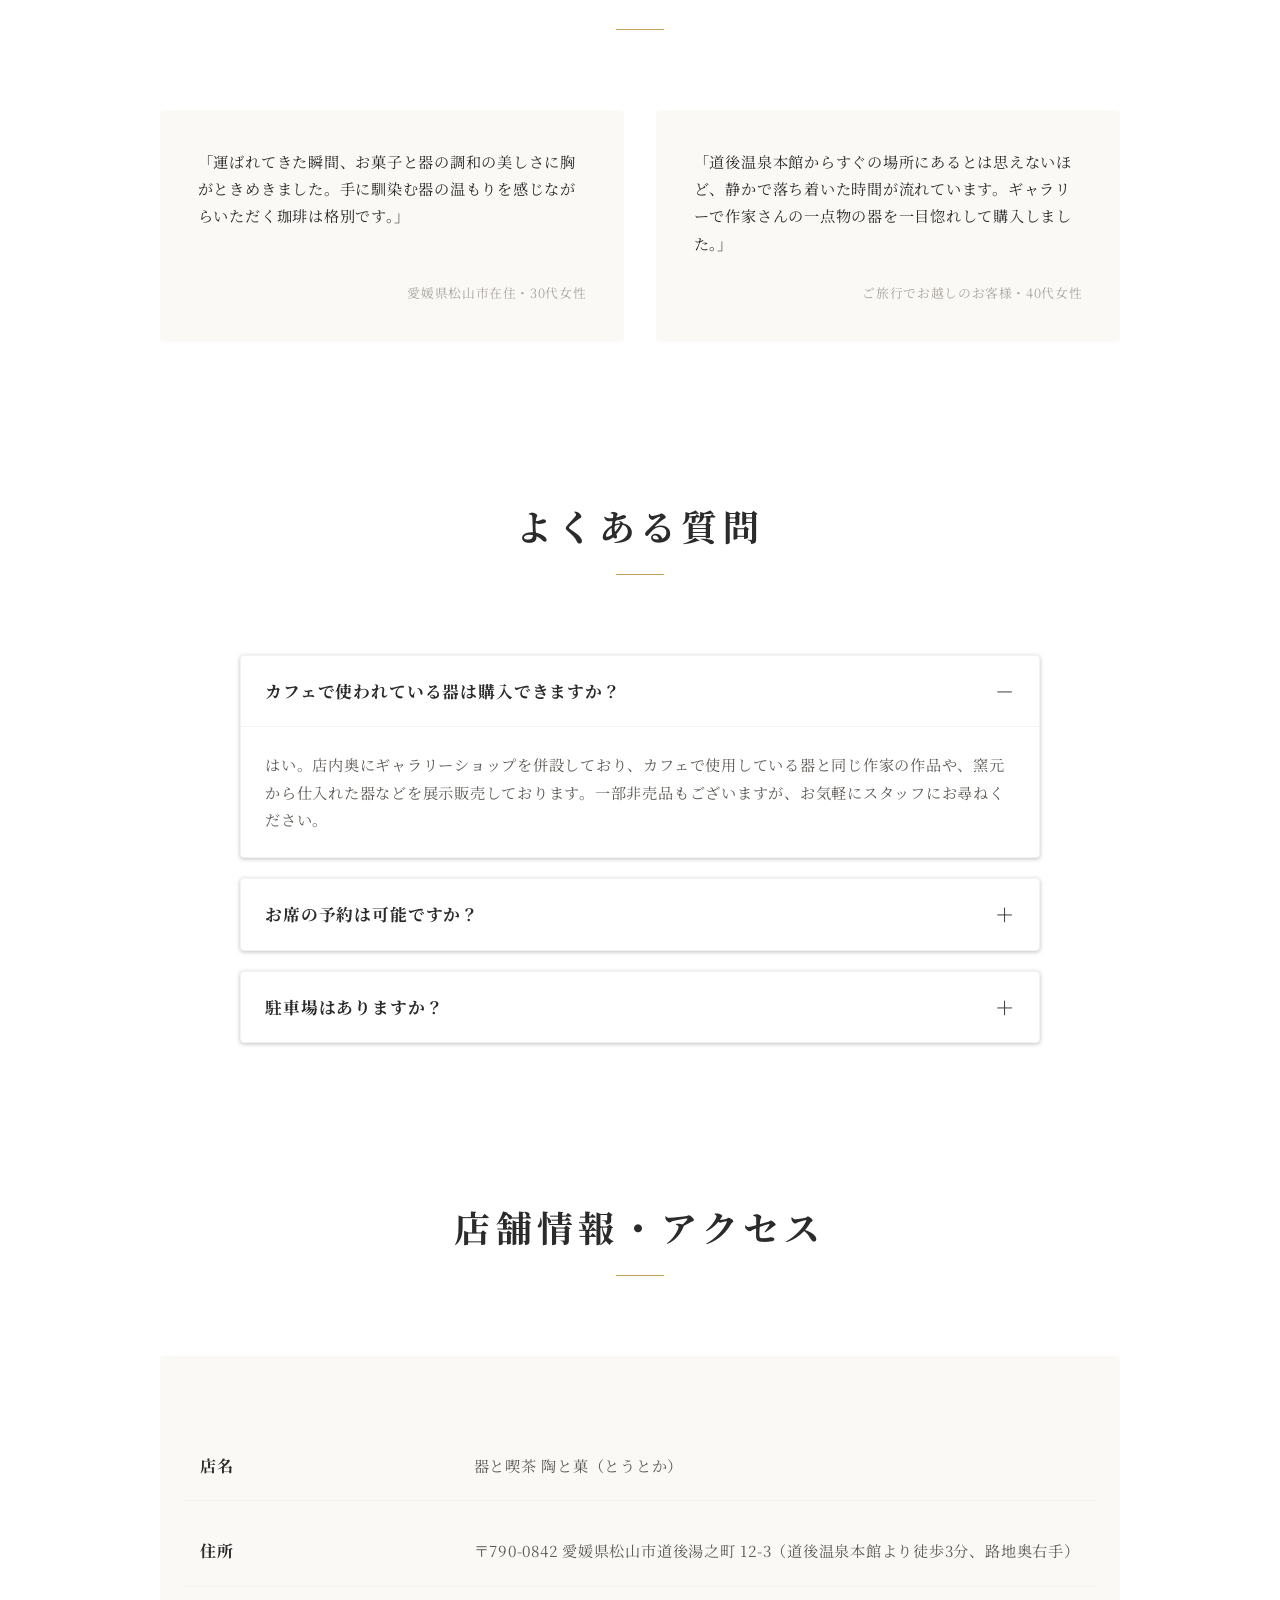
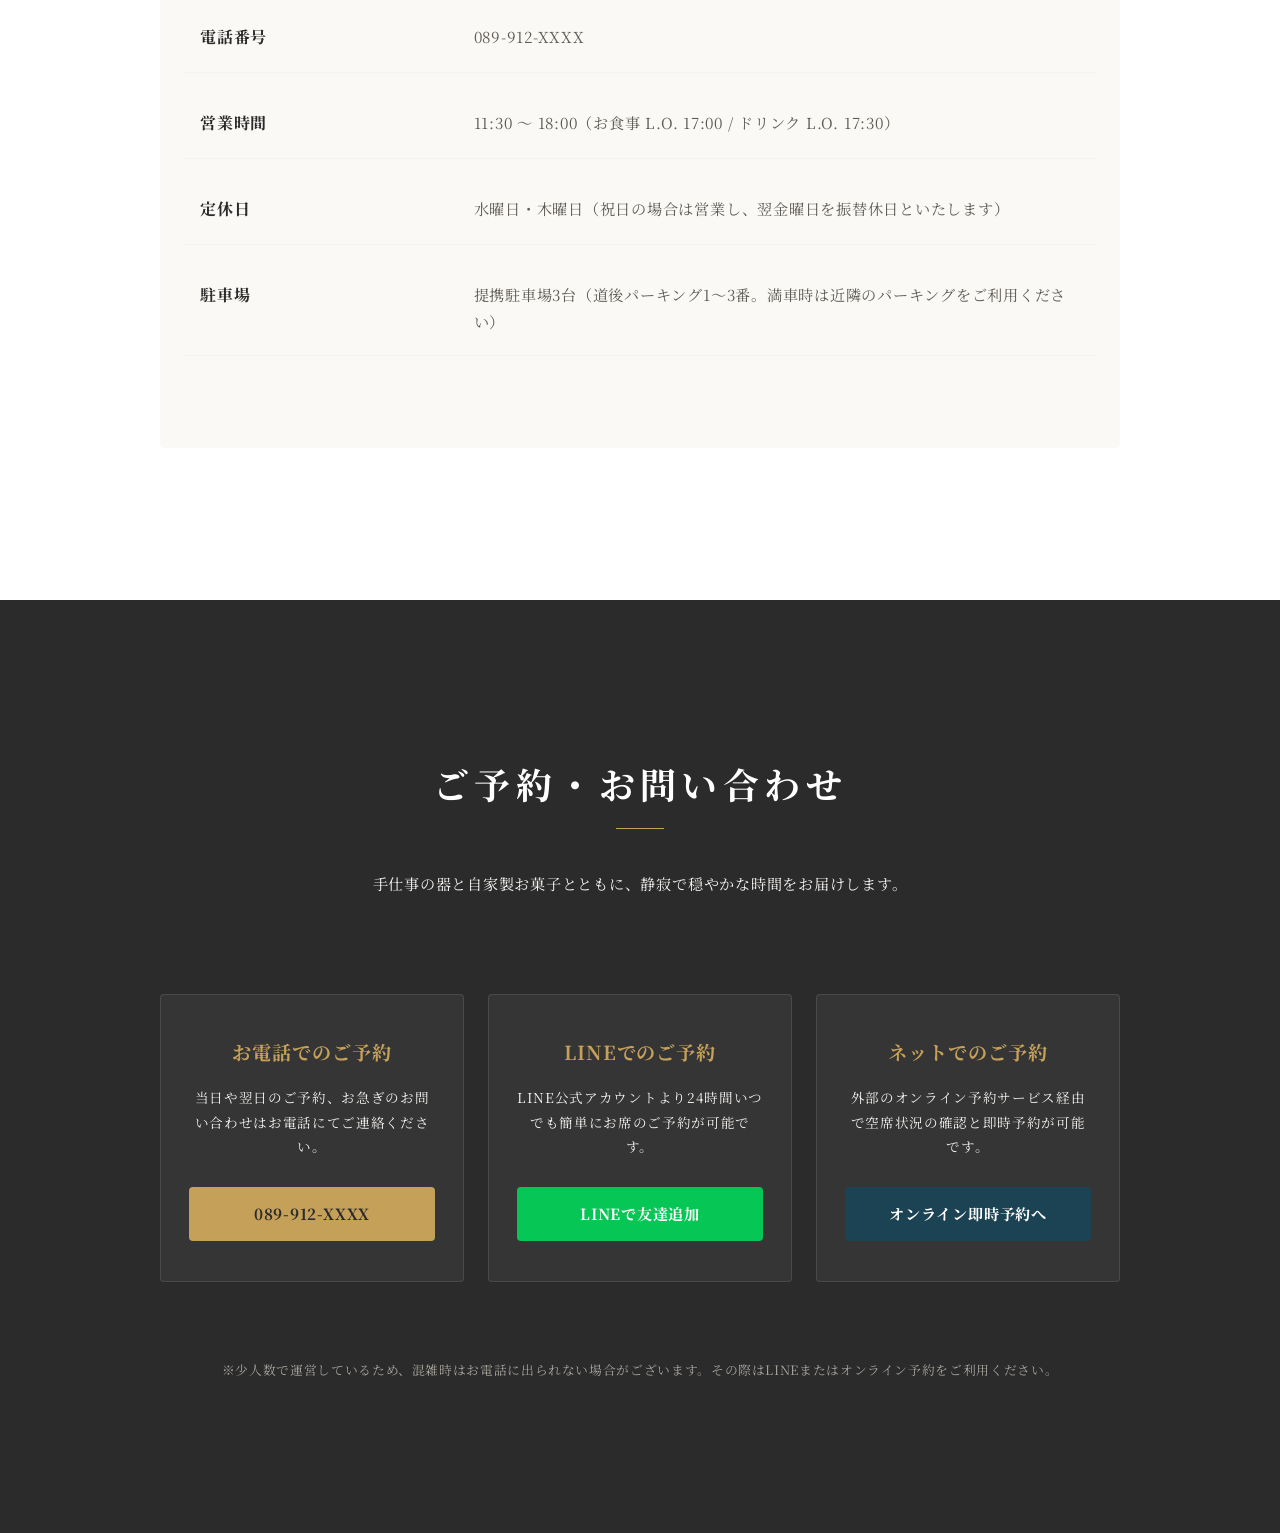
<file: docs/dm-10/index.html>
<!DOCTYPE html>
<html lang="ja">

<head>
    <meta charset="UTF-8">
    <meta name="viewport" content="width=device-width, initial-scale=1.0">
    <title>器と喫茶 陶と菓（とうとか）| 愛媛県松山市・道後温泉近くの作家の器と自家製お菓子を楽しむ隠れ家カフェ</title>
    <link rel="preconnect" href="https://fonts.googleapis.com">
    <link rel="preconnect" href="https://fonts.gstatic.com" crossorigin>
    <link href="https://fonts.googleapis.com/css2?family=Noto+Serif+JP:wght@400;500;700&display=swap" rel="stylesheet">
    <link rel="stylesheet" href="css/base/variable.css">
    <link rel="stylesheet" href="css/base/content.css">
    <link rel="stylesheet" href="css/base/component.css">
    <link rel="stylesheet" href="https://cdn.jsdelivr.net/npm/swiper@11/swiper-bundle.min.css">
    <link rel="stylesheet" href="css/style.css">
</head>

<body>
    <div id="body_wrap">
        <div id="content" class="l-content__body l-container">
            <main>
                <section id="hero" class="hero hp-w--full">
                    <div class="hero__inner">
                        <div class="hero__content">
                            <div class="hero__brand">
                                <span class="hero__brand-en">Utsuwa to Okashi</span>
                                <h1 class="hero__brand-ja">器と喫茶 陶と菓</h1>
                            </div>
                            <div class="hero__lead">
                                <p class="hero__lead-title">うつわと、おかし。<br>心ほぐれる、手仕事のぬくもり。</p>
                                <div class="hero__lead-text">
                                    <p>愛媛県松山市・道後温泉の路地裏。</p>
                                    <p class="c-autoWrap">
                                        <span>店主が巡り会った作家の器と、</span><span>器の表情に合わせて焼き上げた自家製お菓子。</span>
                                    </p>
                                    <p>日常に小さくて愛おしい余白を届けます。</p>
                                </div>
                            </div>
                            <div class="hero__cta">
                                <a href="#contact" class="hero__btn c-btn">お席の予約はこちら</a>
                            </div>
                        </div>
                        <div class="hero__visual">
                            <div class="hero__img-mask">
                                <img src="assets/hero_cafe.png" alt="器と喫茶 陶と菓の店内と器" class="hero__img">
                            </div>
                        </div>
                    </div>
                </section>

                <section id="concept" class="concept">
                    <div class="concept__inner">
                        <div class="concept__content">
                            <h2 class="concept__title">器がもたらす、喫茶の余白</h2>
                            <div class="concept__text-area">
                                <div class="concept__text-group">
                                    <p class="c-autoWrap">
                                        <span>店主が自ら日本各地の窯元や個展を巡り、</span><span>一つひとつ手にとって集めたこだわりの器たち。</span>
                                    </p>
                                    <p class="c-autoWrap">
                                        土の温もり、手に馴染む質感、美しい色彩。</p>
                                </div>
                                <div class="concept__text-group">
                                    <p class="c-autoWrap">
                                        <span>当店では、それら器それぞれの個性に寄り添うように、</span><span>保存料を使用せず丁寧に焼き上げた自家製のお菓子を</span><span>ペアリング形式でご提供しております。</span>
                                    </p>
                                </div>
                                <div class="concept__text-group">
                                    <p class="c-autoWrap">
                                        <span>お気に入りの器とともに、</span><span>忙しい日常から少しだけ離れた、</span><span>心豊かな「余白の時間」をお過ごしください。</span>
                                    </p>
                                </div>
                            </div>
                        </div>
                    </div>
                </section>

                <section id="menu" class="menu">
                    <div class="menu__inner">
                        <div class="menu__header">
                            <h2 class="menu__title">うつわと<br>おかしの<br>良い関係</h2>
                            <span class="menu__subtitle">pottery and sweets</span>
                        </div>
                        <div class="menu__list">
                            <article class="menu__item">
                                <div class="menu__item-meta">
                                    <div class="menu__item-badge">
                                        <span class="menu__item-badge-label">NO.</span>
                                        <span class="menu__item-badge-num">01</span>
                                    </div>
                                    <h3 class="menu__item-title">
                                        <span class="menu__item-sweet">自家製テリーヌショコラ</span>
                                        <span class="menu__item-cross">×</span>
                                        <span class="menu__item-pottery">味わい深い焼締の器</span>
                                    </h3>
                                    <p class="menu__item-sub">Terrine de Chocolat × Yakishime</p>
                                    <p class="menu__item-desc">
                                        ねっとりと濃厚で、舌の上でゆっくりととろける自家製テリーヌショコラ。土の表情が力強く、使うほどに味わいを増す焼締（やきしめ）の器に乗せることで、お菓子の深みと重厚な存在感がより一層際立ちます。
                                    </p>
                                </div>
                                <div class="menu__item-visual">
                                    <img src="assets/menu_chocolate.png" alt="自家製テリーヌショコラと焼締の器" class="menu__item-img">
                                </div>
                            </article>

                            <article class="menu__item --reverse">
                                <div class="menu__item-meta">
                                    <div class="menu__item-badge">
                                        <span class="menu__item-badge-label">NO.</span>
                                        <span class="menu__item-badge-num">02</span>
                                    </div>
                                    <h3 class="menu__item-title">
                                        <span class="menu__item-sweet">季節のフルーツタルト</span>
                                        <span class="menu__item-cross">×</span>
                                        <span class="menu__item-pottery">温もりある泥炭器</span>
                                    </h3>
                                    <p class="menu__item-sub">Seasonal Fruit Tart × Peat Ware</p>
                                    <p class="menu__item-desc">
                                        サクサクのタルト生地に、旬の果物をたっぷりとあしらった贅沢な一品。温もりあるアースカラーとマットな質感を備えた泥炭器（でいたんき）が、鮮やかなタルトの色彩をやさしく包み込みます。
                                    </p>
                                </div>
                                <div class="menu__item-visual">
                                    <img src="assets/menu_tart.png" alt="季節のフルーツタルトと泥炭器" class="menu__item-img">
                                </div>
                            </article>

                            <article class="menu__item">
                                <div class="menu__item-meta">
                                    <div class="menu__item-badge">
                                        <span class="menu__item-badge-label">NO.</span>
                                        <span class="menu__item-badge-num">03</span>
                                    </div>
                                    <h3 class="menu__item-title">
                                        <span class="menu__item-sweet">特製和三盆ロール</span>
                                        <span class="menu__item-cross">×</span>
                                        <span class="menu__item-pottery">藍模様が映える白磁器</span>
                                    </h3>
                                    <p class="menu__item-sub">Wasanbon Roll Cake × Hakuji</p>
                                    <p class="menu__item-desc">
                                        愛媛の名産・和三盆糖を贅沢に使用した、上品でコクのある甘さのロールケーキ。透き通るような白磁とモダンな藍色の手描き模様が、純白のロールケーキの佇まいを凛と美しく引き締めます。
                                    </p>
                                </div>
                                <div class="menu__item-visual">
                                    <img src="assets/menu_roll.png" alt="特製和三盆ロールと白磁器" class="menu__item-img">
                                </div>
                            </article>

                            <article class="menu__item --reverse">
                                <div class="menu__item-meta">
                                    <div class="menu__item-badge">
                                        <span class="menu__item-badge-label">NO.</span>
                                        <span class="menu__item-badge-num">04</span>
                                    </div>
                                    <h3 class="menu__item-title">
                                        <span class="menu__item-sweet">ほうじ茶ブリュレ</span>
                                        <span class="menu__item-cross">×</span>
                                        <span class="menu__item-pottery">手跡残る灰釉の器</span>
                                    </h3>
                                    <p class="menu__item-sub">Hojicha Brulee × Kaiyu</p>
                                    <p class="menu__item-desc">
                                        丁寧に焙じた茶葉の香ばしさが口いっぱいに広がるなめらかなブリュレ。手跡の残る繊細な風合いと、独特の揺らぎを持つ灰釉（かいゆう）の器が、キャラメリゼの美しさと静かな調和を生み出します。
                                    </p>
                                </div>
                                <div class="menu__item-visual">
                                    <img src="assets/menu_brulee.png" alt="ほうじ茶ブリュレと灰釉の器" class="menu__item-img">
                                </div>
                            </article>
                        </div>
                        <div class="menu__others">
                            <h3 class="menu__others-title">その他のメニュー</h3>
                            <div class="menu__others-accordion">

                                <details class="menu__others-category" open>
                                    <summary class="menu__others-summary">
                                        <span class="menu__others-summary-title">お菓子</span>
                                    </summary>
                                    <div class="menu__others-content">
                                        <ul class="menu__others-list">
                                            <li class="menu__others-item">
                                                <div class="menu__others-item-header">
                                                    <span class="menu__others-item-name">クラシックチーズケーキ</span>
                                                    <span class="menu__others-item-price">¥550</span>
                                                </div>
                                                <p class="menu__others-item-desc">しっとり濃厚な味わいの自家製ベイクドチーズケーキ。</p>
                                            </li>
                                            <li class="menu__others-item">
                                                <div class="menu__others-item-header">
                                                    <span class="menu__others-item-name">季節の焼き菓子</span>
                                                    <span class="menu__others-item-price">¥450</span>
                                                </div>
                                                <p class="menu__others-item-desc">日替わりでご用意する、店主手作りの素朴な焼き菓子。</p>
                                            </li>
                                        </ul>
                                    </div>
                                </details>

                                <details class="menu__others-category">
                                    <summary class="menu__others-summary">
                                        <span class="menu__others-summary-title">お飲み物</span>
                                    </summary>
                                    <div class="menu__others-content">
                                        <ul class="menu__others-list">
                                            <li class="menu__others-item">
                                                <div class="menu__others-item-header">
                                                    <span class="menu__others-item-name">陶と菓ブレンド</span>
                                                    <span class="menu__others-item-price">¥550</span>
                                                </div>
                                                <p class="menu__others-item-desc">お菓子に寄り添う、すっきりとした味わいのオリジナルブレンド。</p>
                                            </li>
                                            <li class="menu__others-item">
                                                <div class="menu__others-item-header">
                                                    <span class="menu__others-item-name">和紅茶（愛媛県産）</span>
                                                    <span class="menu__others-item-price">¥600</span>
                                                </div>
                                                <p class="menu__others-item-desc">渋みが少なく、ほのかな甘みを感じる地元の温かい和紅茶。</p>
                                            </li>
                                        </ul>
                                    </div>
                                </details>

                            </div>
                        </div>
                        <div class="menu__info">
                            <p class="menu__info-price c-autoWrap"><span>お菓子とドリンクのセット：</span><span>1,200円（税込）〜</span>
                            </p>
                        </div>
                    </div>
                </section>

                <section id="atmosphere" class="atmosphere">
                    <div class="atmosphere__inner">
                        <div class="atmosphere__content">
                            <h2 class="atmosphere__title">静寂と温もりが交差する空間</h2>
                            <p class="atmosphere__lead c-autoWrap">
                                <span>道後温泉の喧騒から少し離れた路地裏。</span><span>築80年の古民家を改装した、梁と土壁が美しい静かな空間です。
                            </p>
                            <div class="atmosphere__grid">
                                <div class="atmosphere__img-wrapper">
                                    <img src="assets/atmosphere_cafe.png" alt="器と喫茶 陶と菓の店内風景" class="atmosphere__img">
                                </div>
                                <div class="atmosphere__desc">
                                    <p class="atmosphere__text">中庭を臨む一枚板のカウンター席は、お一人様で本を読んだり、自分だけの贅沢な時間を過ごすのに最適です。</p>
                                    <p class="atmosphere__text">
                                        店内の一角には、実際にカフェで使用している器や、窯元・作家の作品を直接手にとって鑑賞・購入いただけるギャラリースペースも併設しております。</p>
                                </div>
                            </div>
                            <div class="atmosphere__gallery-wrap hp-w--full">
                                <div class="atmosphere__gallery swiper">
                                    <div class="atmosphere__gallery-inner swiper-wrapper">
                                        <div class="atmosphere__gallery-item swiper-slide">
                                            <img src="assets/atmosphere_cafe.png" alt="店内の雰囲気"
                                                class="atmosphere__gallery-img">
                                        </div>
                                        <div class="atmosphere__gallery-item swiper-slide">
                                            <img src="assets/hero_cafe.png" alt="器とお菓子の佇まい"
                                                class="atmosphere__gallery-img">
                                        </div>
                                        <div class="atmosphere__gallery-item swiper-slide">
                                            <img src="assets/menu_chocolate.png" alt="テリーヌショコラと器"
                                                class="atmosphere__gallery-img">
                                        </div>
                                        <div class="atmosphere__gallery-item swiper-slide">
                                            <img src="assets/menu_tart.png" alt="フルーツタルトと器"
                                                class="atmosphere__gallery-img">
                                        </div>
                                        <div class="atmosphere__gallery-item swiper-slide">
                                            <img src="assets/menu_roll.png" alt="和三盆ロールと器"
                                                class="atmosphere__gallery-img">
                                        </div>
                                    </div>
                                </div>
                            </div>
                        </div>
                    </div>
                </section>

                <section id="recommend" class="recommend">
                    <div class="recommend__inner">
                        <h2 class="recommend__title">このようなひとときに</h2>
                        <ul class="recommend__list">
                            <li class="recommend__item">
                                <span class="recommend__item-num">01</span>
                                <h3 class="recommend__item-head">器や手仕事が好きな方</h3>
                                <p class="recommend__item-text">作家の器や全国の伝統陶芸に触れ、暮らしを豊かにするお気に入りの器を見つけたいとき。</p>
                            </li>
                            <li class="recommend__item">
                                <span class="recommend__item-num">02</span>
                                <h3 class="recommend__item-head">道後散策の合間に</h3>
                                <p class="recommend__item-text">道後温泉の街歩きの途中に、観光地の喧騒から離れて静かに心を落ち着かせたいとき。</p>
                            </li>
                            <li class="recommend__item">
                                <span class="recommend__item-num">03</span>
                                <h3 class="recommend__item-head">贅沢な「一人時間」に</h3>
                                <p class="recommend__item-text">丁寧に淹れた珈琲と自家製お菓子をお供に、読書や物思いに耽る静かな余暇を過ごしたいとき。</p>
                            </li>
                        </ul>
                    </div>
                </section>

                <section id="voice" class="voice">
                    <div class="voice__inner">
                        <h2 class="voice__title">お客様の声</h2>
                        <div class="voice__list">
                            <blockquote class="voice__item">
                                <p class="voice__text">「運ばれてきた瞬間、お菓子と器の調和の美しさに胸がときめきました。手に馴染む器の温もりを感じながらいただく珈琲は格別です。」
                                </p>
                                <cite class="voice__author">愛媛県松山市在住・30代女性</cite>
                            </blockquote>
                            <blockquote class="voice__item">
                                <p class="voice__text">
                                    「道後温泉本館からすぐの場所にあるとは思えないほど、静かで落ち着いた時間が流れています。ギャラリーで作家さんの一点物の器を一目惚れして購入しました。」</p>
                                <cite class="voice__author">ご旅行でお越しのお客様・40代女性</cite>
                            </blockquote>
                        </div>
                    </div>
                </section>

                <section id="faq" class="faq">
                    <div class="faq__inner">
                        <h2 class="faq__title">よくある質問</h2>
                        <div class="faq__list">
                            <details class="faq__item" open>
                                <summary class="faq__question">カフェで使われている器は購入できますか？</summary>
                                <div class="faq__answer">
                                    <p>はい。店内奥にギャラリーショップを併設しており、カフェで使用している器と同じ作家の作品や、窯元から仕入れた器などを展示販売しております。一部非売品もございますが、お気軽にスタッフにお尋ねください。
                                    </p>
                                </div>
                            </details>
                            <details class="faq__item">
                                <summary class="faq__question">お席の予約は可能ですか？</summary>
                                <div class="faq__answer">
                                    <p>はい。お席の数が限られているため、当サイトのご予約フォームまたはお電話にて事前予約を承っております。特に土日祝日にお越しの際は、事前のご予約をおすすめいたします。
                                    </p>
                                </div>
                            </details>
                            <details class="faq__item">
                                <summary class="faq__question">駐車場はありますか？</summary>
                                <div class="faq__answer">
                                    <p>当店専用の駐車場はございませんが、徒歩2分の提携駐車場「道後パーキング」の1番〜3番をご利用いただけます。お会計時に駐車証明書をご提示いただければ、サービス券をお渡しいたします。
                                    </p>
                                </div>
                            </details>
                        </div>
                    </div>
                </section>

                <section id="access" class="access">
                    <div class="access__inner">
                        <h2 class="access__title">店舗情報・アクセス</h2>
                        <div class="access__content">
                            <div class="access__info">
                                <dl class="access__list">
                                    <dt>店名</dt>
                                    <dd>器と喫茶 陶と菓（とうとか）</dd>
                                    <dt>住所</dt>
                                    <dd>〒790-0842 愛媛県松山市道後湯之町 12-3（道後温泉本館より徒歩3分、路地奥右手）</dd>
                                    <dt>電話番号</dt>
                                    <dd><a href="tel:089-912-XXXX">089-912-XXXX</a></dd>
                                    <dt>営業時間</dt>
                                    <dd>11:30 〜 18:00（お食事 L.O. 17:00 / ドリンク L.O. 17:30）</dd>
                                    <dt>定休日</dt>
                                    <dd>水曜日・木曜日（祝日の場合は営業し、翌金曜日を振替休日といたします）</dd>
                                    <dt>駐車場</dt>
                                    <dd>提携駐車場3台（道後パーキング1〜3番。満車時は近隣のパーキングをご利用ください）</dd>
                                </dl>
                            </div>
                        </div>
                    </div>
                </section>

                <section id="contact" class="contact">
                    <div class="contact__inner">
                        <div class="contact__header">
                            <h2 class="contact__title">ご予約・お問い合わせ</h2>
                            <p class="contact__lead">手仕事の器と自家製お菓子とともに、静寂で穏やかな時間をお届けします。</p>
                        </div>
                        <div class="contact__grid">
                            <div class="contact__item">
                                <h3 class="contact__item-title">お電話でのご予約</h3>
                                <p class="contact__item-text">当日や翌日のご予約、お急ぎのお問い合わせはお電話にてご連絡ください。</p>
                                <a href="tel:089-912-XXXX" class="contact__btn --tel">089-912-XXXX</a>
                            </div>
                            <div class="contact__item">
                                <h3 class="contact__item-title">LINEでのご予約</h3>
                                <p class="contact__item-text">LINE公式アカウントより24時間いつでも簡単にお席のご予約が可能です。</p>
                                <a href="#" class="contact__btn --line">LINEで友達追加</a>
                            </div>
                            <div class="contact__item">
                                <h3 class="contact__item-title">ネットでのご予約</h3>
                                <p class="contact__item-text">外部のオンライン予約サービス経由で空席状況の確認と即時予約が可能です。</p>
                                <a href="#" class="contact__btn --web">オンライン即時予約へ</a>
                            </div>
                        </div>
                        <div class="contact__footer">
                            <p>※少人数で運営しているため、混雑時はお電話に出られない場合がございます。その際はLINEまたはオンライン予約をご利用ください。</p>
                        </div>
                    </div>
                </section>

            </main>
        </div>
        <script src="https://cdn.jsdelivr.net/npm/swiper@11/swiper-bundle.min.js"></script>
        <script src="js/gallery-slider.js"></script>
    </div>
</body>

</html>
</file>
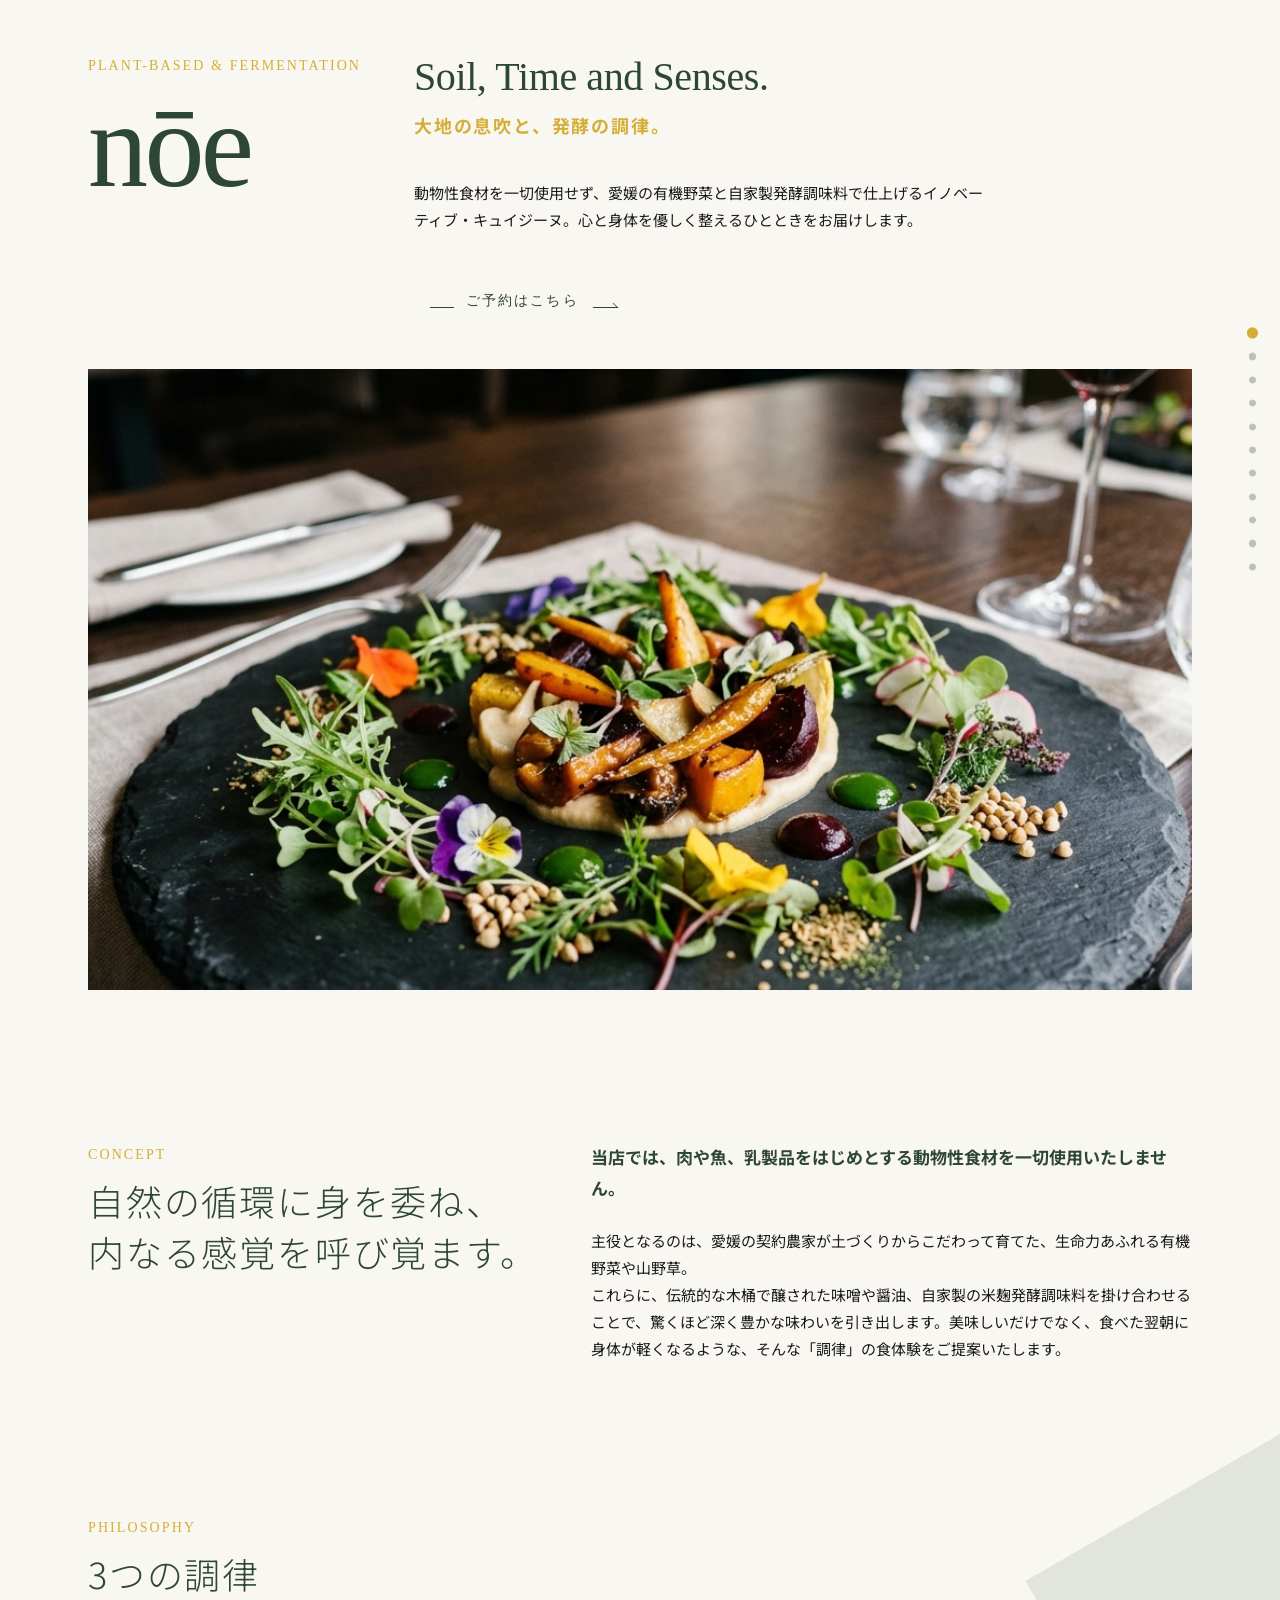
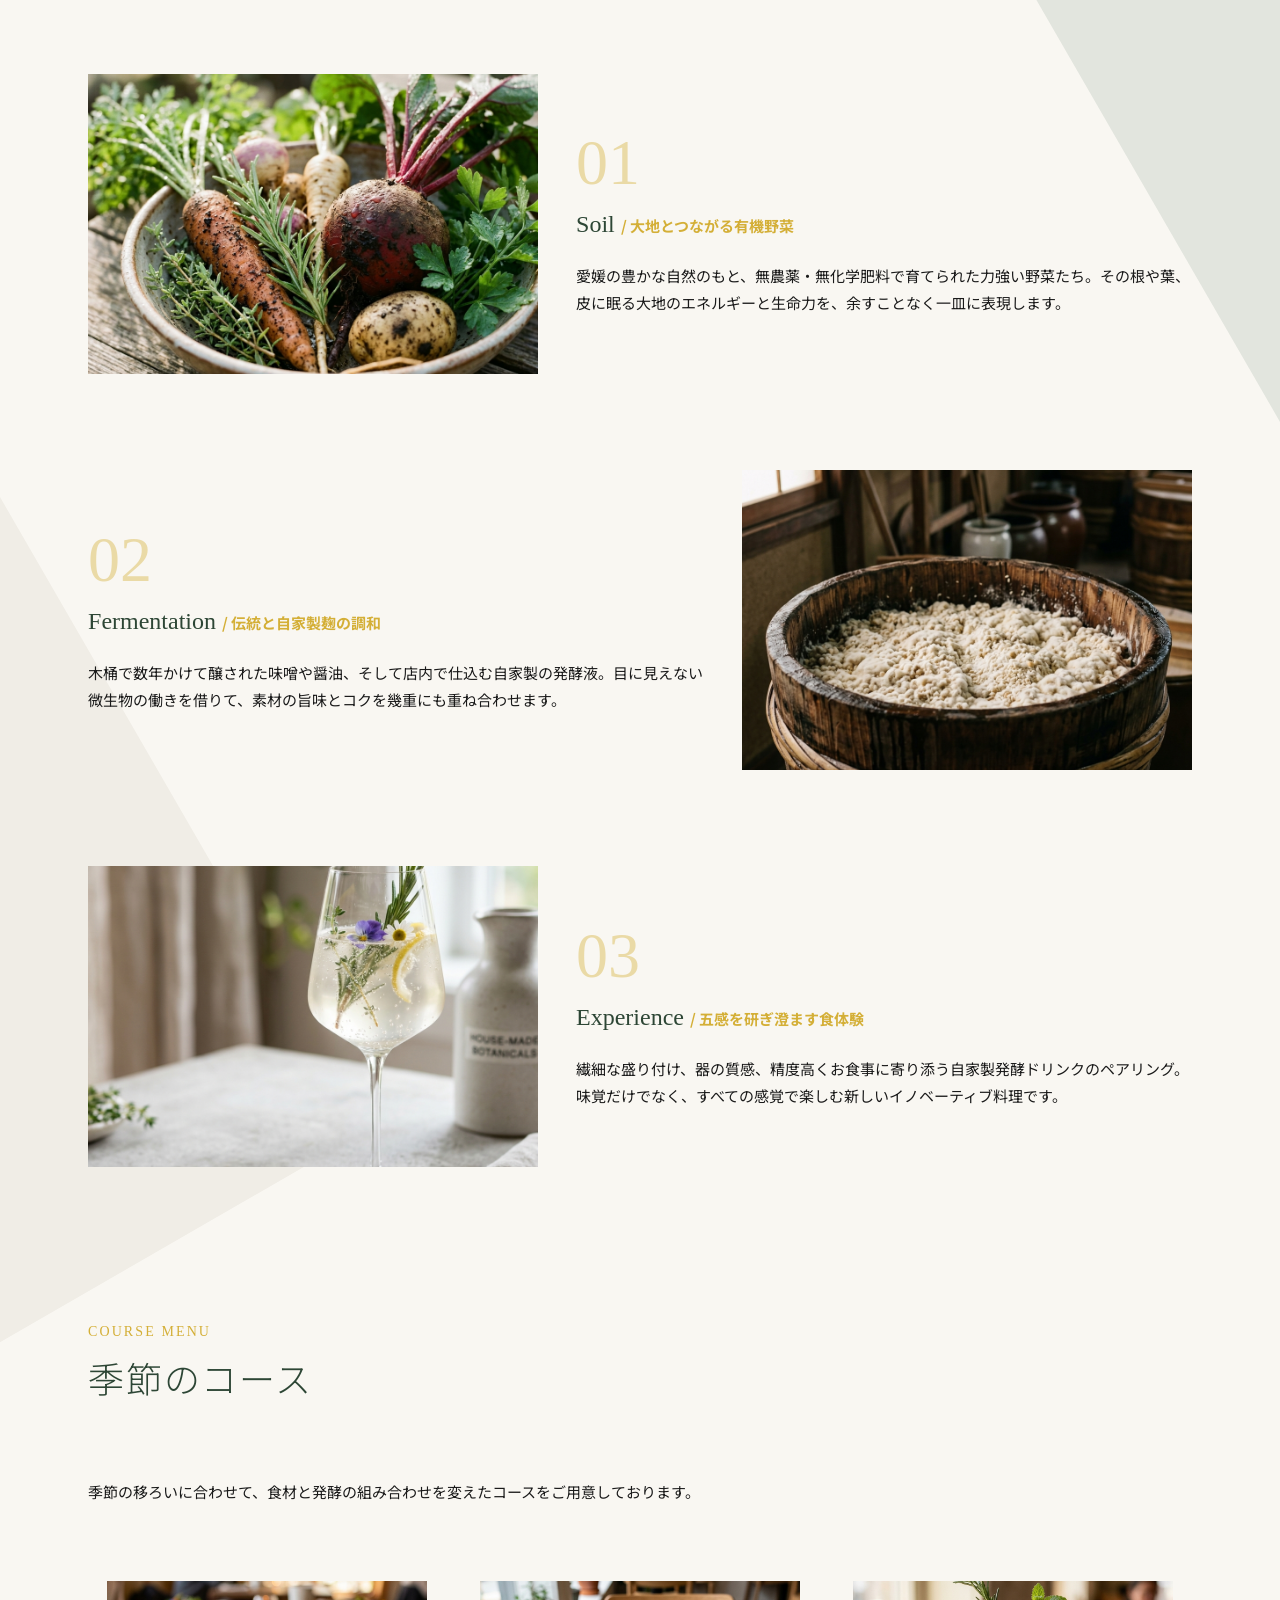
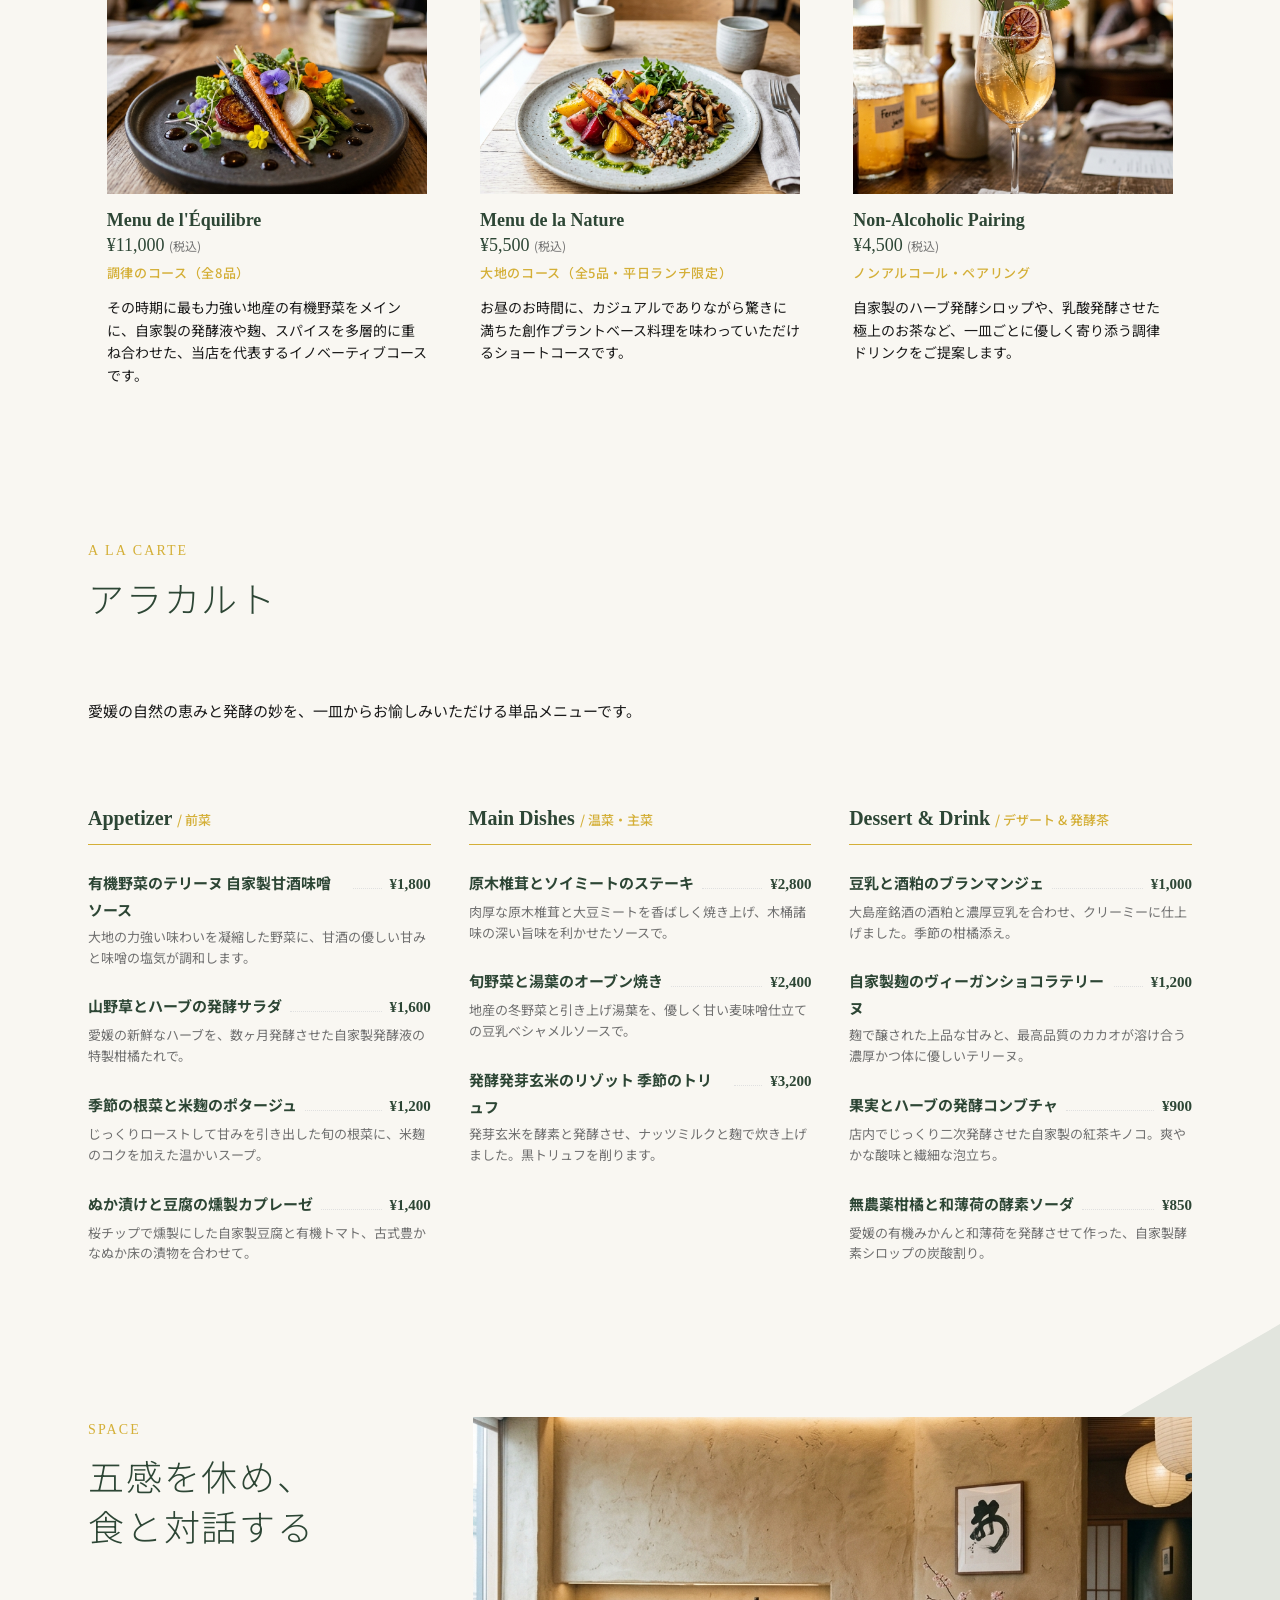
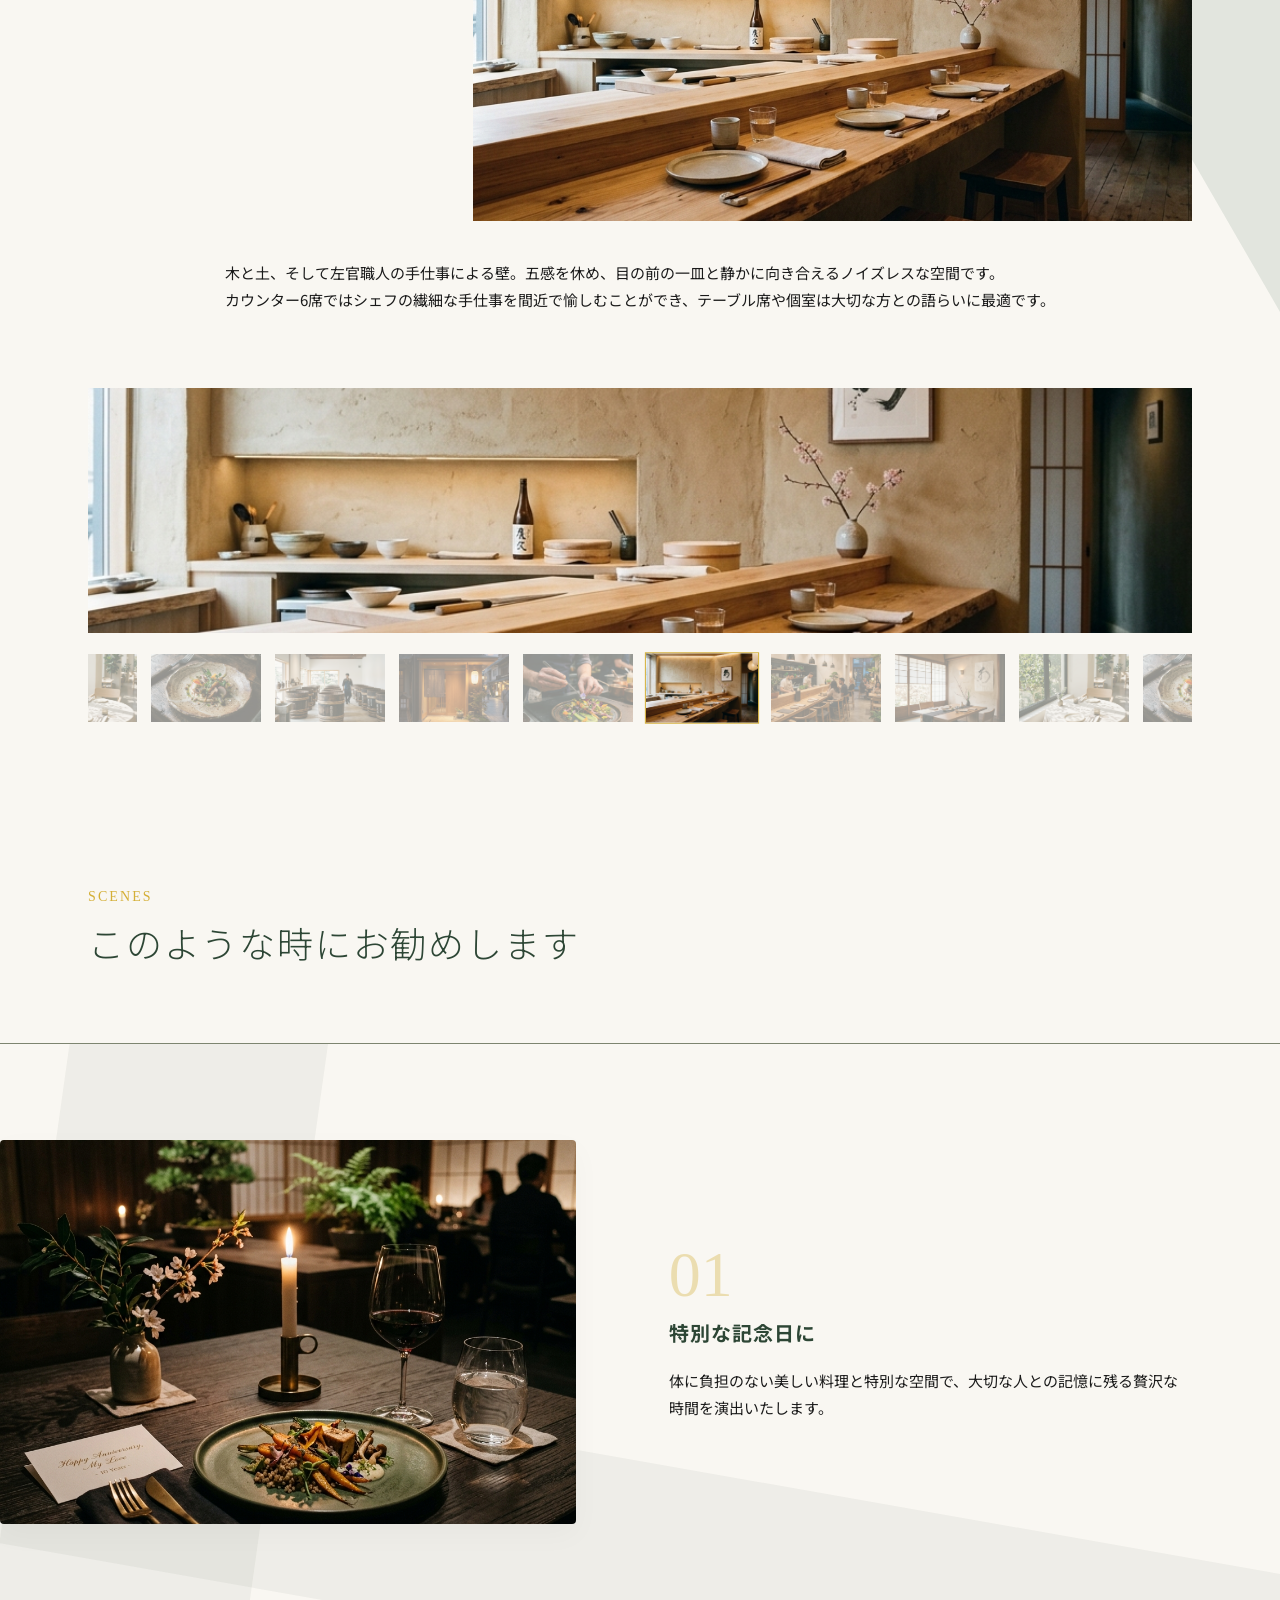
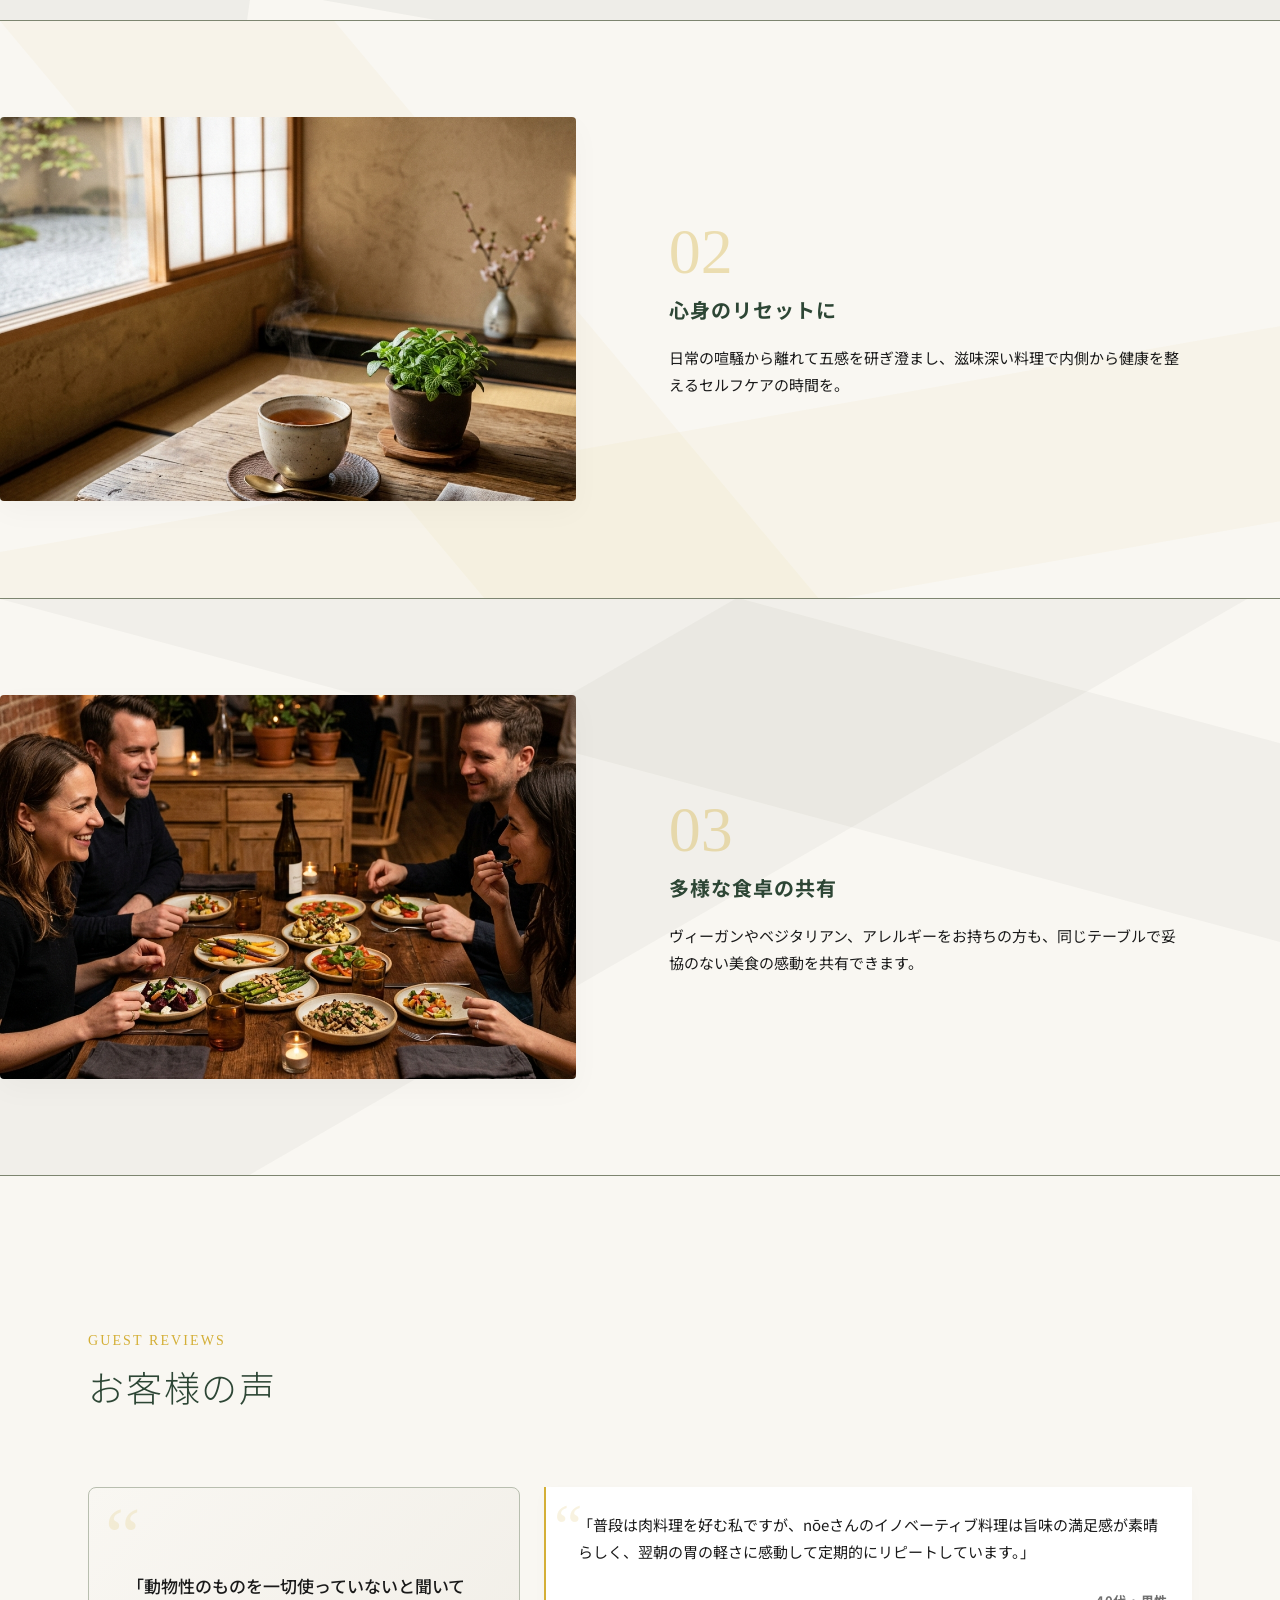
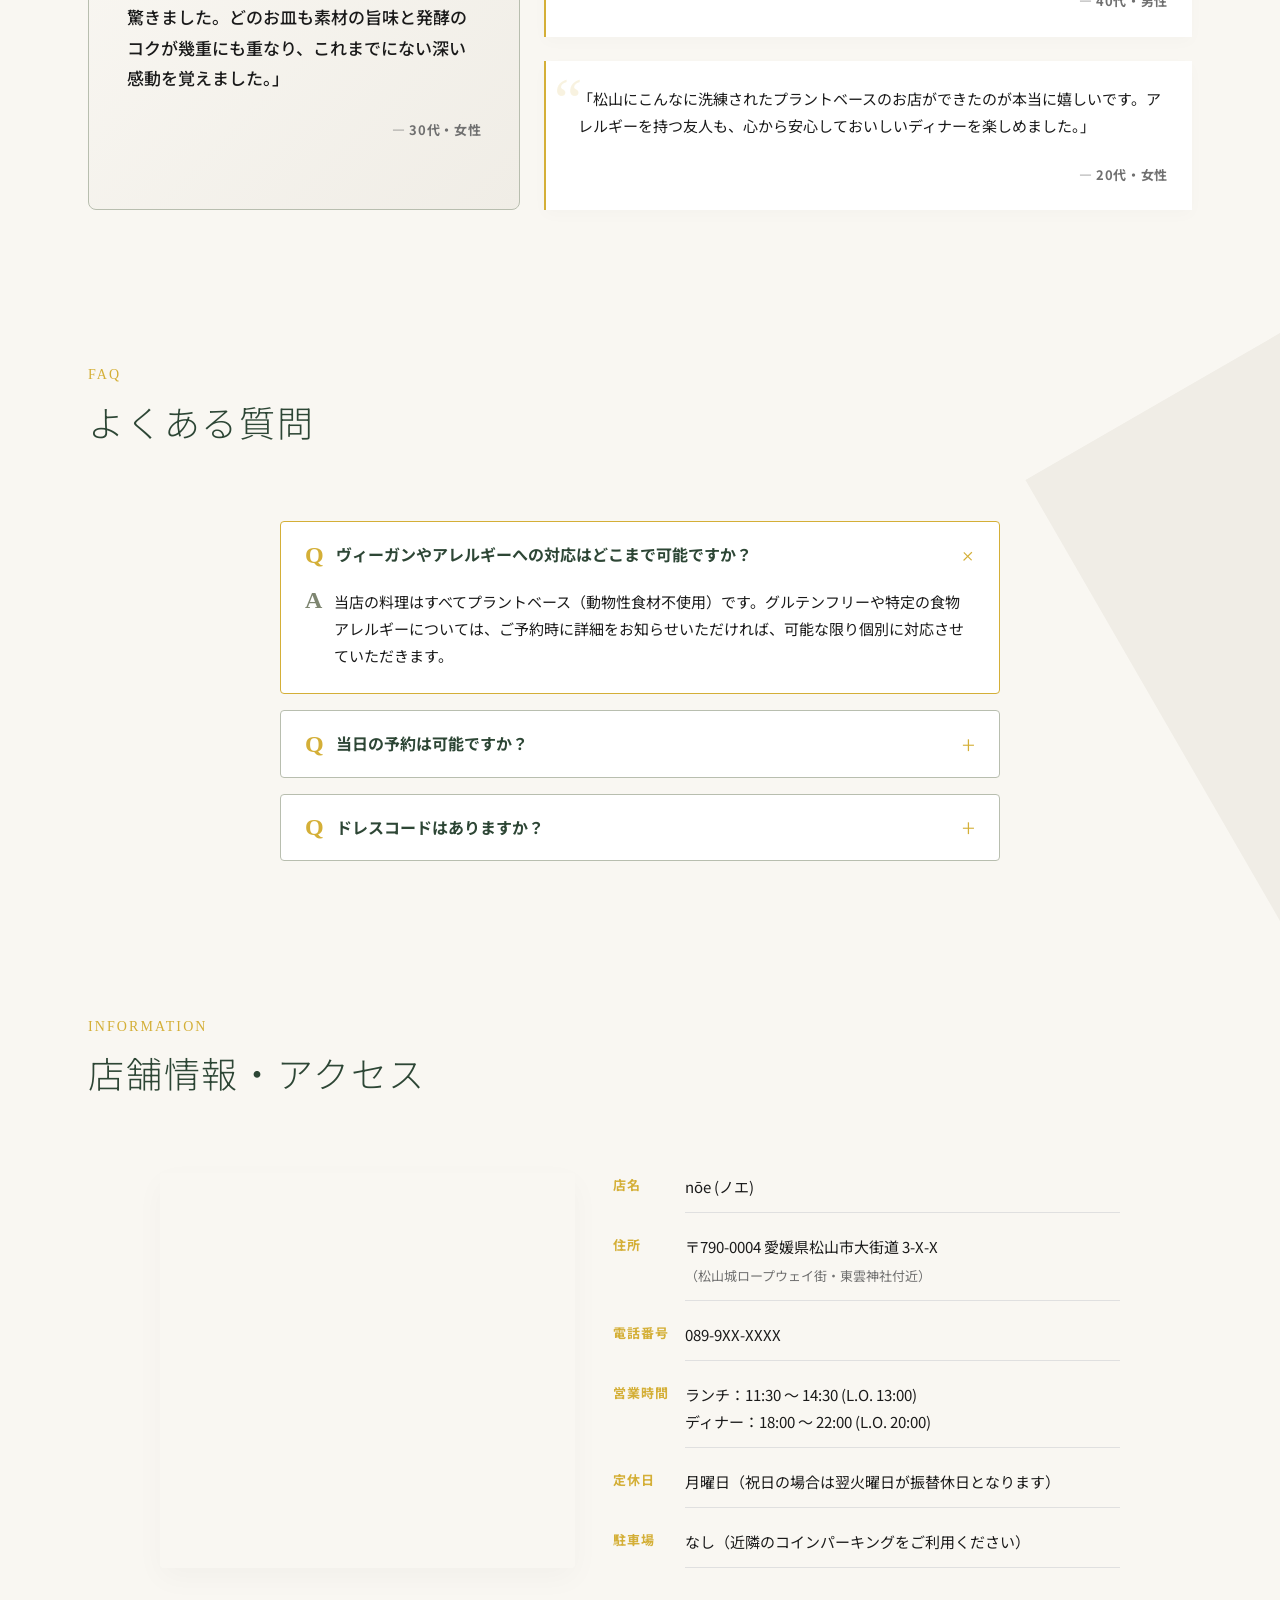
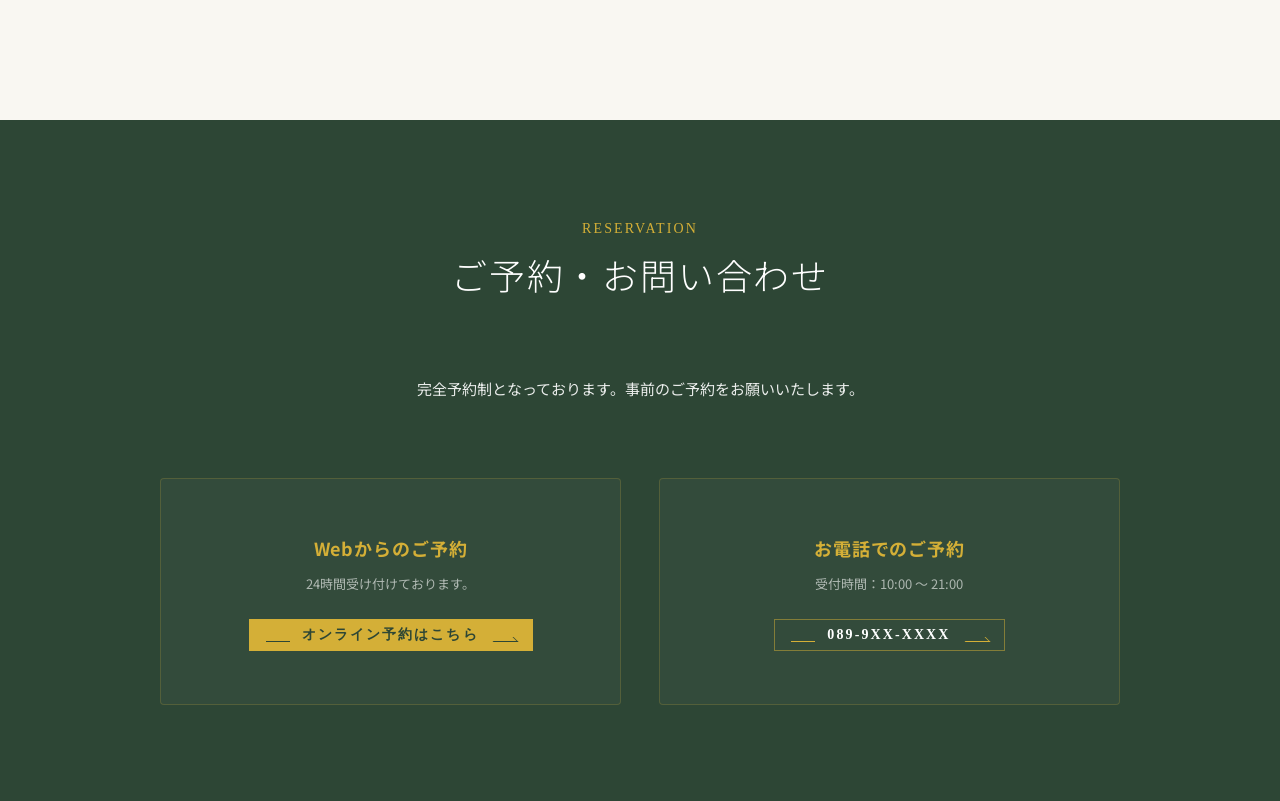
<file: docs/dm-11/index.html>
<!DOCTYPE html>
<html lang="ja">

<head>
    <meta charset="UTF-8">
    <meta name="viewport" content="width=device-width, initial-scale=1.0">
    <title>nōe (ノエ) | 愛媛県松山市のプラントベース＆発酵創作料理</title>
    <link rel="preconnect" href="https://fonts.googleapis.com">
    <link rel="preconnect" href="https://fonts.gstatic.com" crossorigin>
    <link
        href="https://fonts.googleapis.com/css2?family=Inter:wght@300;400;500;700;900&family=Noto+Sans+JP:wght@300;400;500;700;900&display=swap"
        rel="stylesheet">
    <link rel="stylesheet" href="css/base/variable.css">
    <link rel="stylesheet" href="css/base/content.css">
    <link rel="stylesheet" href="css/base/component.css">
    <link rel="stylesheet" href="css/style.css">
</head>

<body>
    <div id="body_wrap">
        <div id="content" class="l-content__body l-container">
            <main>

                <!-- Section: Hero -->
                <section id="hero" class="hero js-section">
                    <div class="hero__inner">
                        <div class="hero__content-wrap">
                            <div class="hero__brand">
                                <span class="hero__brand-sub">Plant-based & Fermentation</span>
                                <h1 class="hero__brand-title">nōe</h1>
                            </div>
                            <div class="hero__content">
                                <div class="hero__tagline">
                                    <span class="hero__tagline-en">Soil, Time and Senses.</span>
                                    <span class="hero__tagline-ja">大地の息吹と、発酵の調律。</span>
                                </div>
                                <p class="hero__desc">
                                    動物性食材を一切使用せず、愛媛の有機野菜と自家製発酵調味料で仕上げるイノベーティブ・キュイジーヌ。心と身体を優しく整えるひとときをお届けします。</p>
                                <div class="hero__cta">
                                    <a href="#contact" class="c-btn --primary">ご予約はこちら</a>
                                </div>
                            </div>
                        </div>
                        <div class="hero__img-wrapper">
                            <img src="assets/hero.png" alt="nōeのプラントベース創作料理" class="hero__img">
                        </div>
                    </div>
                </section>

                <!-- Section: Concept -->
                <section id="concept" class="concept c-has-line js-section">
                    <div class="concept__inner">
                        <div class="c-sec-title">
                            <span class="c-sec-title__en">Concept</span>
                            <h2 class="c-sec-title__ja">自然の循環に身を委ね、<br>内なる感覚を呼び覚ます。</h2>
                        </div>
                        <div class="concept__body">
                            <p class="concept__lead">当店では、肉や魚、乳製品をはじめとする動物性食材を一切使用いたしません。</p>
                            <p class="concept__text">
                                主役となるのは、愛媛の契約農家が土づくりからこだわって育てた、生命力あふれる有機野菜や山野草。<br>これらに、伝統的な木桶で醸された味噌や醤油、自家製の米麹発酵調味料を掛け合わせることで、驚くほど深く豊かな味わいを引き出します。美味しいだけでなく、食べた翌朝に身体が軽くなるような、そんな「調律」の食体験をご提案いたします。
                            </p>
                        </div>
                    </div>
                </section>

                <!-- Section: Philosophy -->
                <section id="philosophy" class="philosophy c-has-line js-section">
                    <div class="philosophy__bg-pattern --line01"></div>
                    <div class="philosophy__bg-pattern --line02"></div>
                    <div class="philosophy__inner">
                        <div class="c-sec-title">
                            <span class="c-sec-title__en">Philosophy</span>
                            <h2 class="c-sec-title__ja">3つの調律</h2>
                        </div>
                        <div class="philosophy__list">
                            <div class="philosophy__item --soil">
                                <div class="philosophy__item-img-wrapper">
                                    <img src="assets/philosophy-soil.png" alt="大地とつながる有機野菜"
                                        class="philosophy__item-img">
                                </div>
                                <div class="philosophy__item-content">
                                    <span class="philosophy__item-num">01</span>
                                    <h3 class="philosophy__item-title">Soil <span class="philosophy__item-title-ja">/
                                            大地とつながる有機野菜</span></h3>
                                    <p class="philosophy__item-desc">
                                        愛媛の豊かな自然のもと、無農薬・無化学肥料で育てられた力強い野菜たち。その根や葉、皮に眠る大地のエネルギーと生命力を、余すことなく一皿に表現します。</p>
                                </div>
                            </div>
                            <div class="philosophy__item --fermentation">
                                <div class="philosophy__item-img-wrapper">
                                    <img src="assets/philosophy-fermentation.png" alt="伝統と自家製麹の調和"
                                        class="philosophy__item-img">
                                </div>
                                <div class="philosophy__item-content">
                                    <span class="philosophy__item-num">02</span>
                                    <h3 class="philosophy__item-title">Fermentation <span
                                            class="philosophy__item-title-ja">/ 伝統と自家製麹の調和</span></h3>
                                    <p class="philosophy__item-desc">
                                        木桶で数年かけて醸された味噌や醤油、そして店内で仕込む自家製の発酵液。目に見えない微生物の働きを借りて、素材の旨味とコクを幾重にも重ね合わせます。</p>
                                </div>
                            </div>
                            <div class="philosophy__item --experience">
                                <div class="philosophy__item-img-wrapper">
                                    <img src="assets/philosophy-experience.png" alt="五感を研ぎ澄ます食体験"
                                        class="philosophy__item-img">
                                </div>
                                <div class="philosophy__item-content">
                                    <span class="philosophy__item-num">03</span>
                                    <h3 class="philosophy__item-title">Experience <span
                                            class="philosophy__item-title-ja">/ 五感を研ぎ澄ます食体験</span></h3>
                                    <p class="philosophy__item-desc">
                                        繊細な盛り付け、器の質感、精度高くお食事に寄り添う自家製発酵ドリンクのペアリング。味覚だけでなく、すべての感覚で楽しむ新しいイノベーティブ料理です。</p>
                                </div>
                            </div>
                        </div>
                    </div>
                </section>

                <!-- Section: Menu -->
                <section id="menu" class="menu c-has-line js-section">
                    <div class="menu__inner">
                        <div class="c-sec-title">
                            <span class="c-sec-title__en">Course Menu</span>
                            <h2 class="c-sec-title__ja">季節のコース</h2>
                        </div>
                        <p class="menu__intro">季節の移ろいに合わせて、食材と発酵の組み合わせを変えたコースをご用意しております。</p>
                        <div class="menu__list">
                            <article class="menu__item">
                                <div class="menu__item-img-wrapper">
                                    <img src="assets/menu-equilibre.png" alt="Menu de l'Équilibre"
                                        class="menu__item-img">
                                </div>
                                <div class="menu__item-info">
                                    <h3 class="menu__item-title">Menu de l'Équilibre <span
                                            class="menu__item-price">¥11,000 <span
                                                class="menu__item-tax">(税込)</span></span></h3>
                                    <span class="menu__item-subtitle">調律のコース（全8品）</span>
                                    <p class="menu__item-desc">
                                        その時期に最も力強い地産の有機野菜をメインに、自家製の発酵液や麹、スパイスを多層的に重ね合わせた、当店を代表するイノベーティブコースです。</p>
                                </div>
                            </article>
                            <article class="menu__item">
                                <div class="menu__item-img-wrapper">
                                    <img src="assets/menu-nature.png" alt="Menu de la Nature" class="menu__item-img">
                                </div>
                                <div class="menu__item-info">
                                    <h3 class="menu__item-title">Menu de la Nature <span class="menu__item-price">¥5,500
                                            <span class="menu__item-tax">(税込)</span></span></h3>
                                    <span class="menu__item-subtitle">大地のコース（全5品・平日ランチ限定）</span>
                                    <p class="menu__item-desc">お昼のお時間に、カジュアルでありながら驚きに満ちた創作プラントベース料理を味わっていただけるショートコースです。
                                    </p>
                                </div>
                            </article>
                            <article class="menu__item">
                                <div class="menu__item-img-wrapper">
                                    <img src="assets/menu-pairing.png" alt="Non-Alcoholic Pairing"
                                        class="menu__item-img">
                                </div>
                                <div class="menu__item-info">
                                    <h3 class="menu__item-title">Non-Alcoholic Pairing <span
                                            class="menu__item-price">¥4,500 <span
                                                class="menu__item-tax">(税込)</span></span></h3>
                                    <span class="menu__item-subtitle">ノンアルコール・ペアリング</span>
                                    <p class="menu__item-desc">自家製のハーブ発酵シロップや、乳酸発酵させた極上のお茶など、一皿ごとに優しく寄り添う調律ドリンクをご提案します。
                                    </p>
                                </div>
                            </article>
                        </div>
                    </div>
                </section>

                <!-- Section: A la Carte -->
                <section id="alacarte" class="alacarte c-has-line js-section">
                    <div class="alacarte__inner">
                        <div class="c-sec-title">
                            <span class="c-sec-title__en">A la Carte</span>
                            <h2 class="c-sec-title__ja">アラカルト</h2>
                        </div>
                        <p class="alacarte__intro">愛媛の自然の恵みと発酵の妙を、一皿からお愉しみいただける単品メニューです。</p>

                        <div class="alacarte__grid">
                            <!-- Category: Appetizer -->
                            <div class="alacarte__category">
                                <h3 class="alacarte__category-title">Appetizer <span
                                        class="alacarte__category-title-ja">/ 前菜</span></h3>
                                <ul class="alacarte__list">
                                    <li class="alacarte__item">
                                        <div class="alacarte__item-header">
                                            <span class="alacarte__item-name">有機野菜のテリーヌ 自家製甘酒味噌ソース</span>
                                            <span class="alacarte__item-dots"></span>
                                            <span class="alacarte__item-price">¥1,800</span>
                                        </div>
                                        <p class="alacarte__item-desc">大地の力強い味わいを凝縮した野菜に、甘酒の優しい甘みと味噌の塩気が調和します。</p>
                                    </li>
                                    <li class="alacarte__item">
                                        <div class="alacarte__item-header">
                                            <span class="alacarte__item-name">山野草とハーブの発酵サラダ</span>
                                            <span class="alacarte__item-dots"></span>
                                            <span class="alacarte__item-price">¥1,600</span>
                                        </div>
                                        <p class="alacarte__item-desc">愛媛の新鮮なハーブを、数ヶ月発酵させた自家製発酵液の特製柑橘たれで。</p>
                                    </li>
                                    <li class="alacarte__item">
                                        <div class="alacarte__item-header">
                                            <span class="alacarte__item-name">季節の根菜と米麹のポタージュ</span>
                                            <span class="alacarte__item-dots"></span>
                                            <span class="alacarte__item-price">¥1,200</span>
                                        </div>
                                        <p class="alacarte__item-desc">じっくりローストして甘みを引き出した旬の根菜に、米麹のコクを加えた温かいスープ。</p>
                                    </li>
                                    <li class="alacarte__item">
                                        <div class="alacarte__item-header">
                                            <span class="alacarte__item-name">ぬか漬けと豆腐の燻製カプレーゼ</span>
                                            <span class="alacarte__item-dots"></span>
                                            <span class="alacarte__item-price">¥1,400</span>
                                        </div>
                                        <p class="alacarte__item-desc">桜チップで燻製にした自家製豆腐と有機トマト、古式豊かなぬか床の漬物を合わせて。</p>
                                    </li>
                                </ul>
                            </div>

                            <!-- Category: Main -->
                            <div class="alacarte__category">
                                <h3 class="alacarte__category-title">Main Dishes <span
                                        class="alacarte__category-title-ja">/ 温菜・主菜</span></h3>
                                <ul class="alacarte__list">
                                    <li class="alacarte__item">
                                        <div class="alacarte__item-header">
                                            <span class="alacarte__item-name">原木椎茸とソイミートのステーキ</span>
                                            <span class="alacarte__item-dots"></span>
                                            <span class="alacarte__item-price">¥2,800</span>
                                        </div>
                                        <p class="alacarte__item-desc">肉厚な原木椎茸と大豆ミートを香ばしく焼き上げ、木桶諸味の深い旨味を利かせたソースで。</p>
                                    </li>
                                    <li class="alacarte__item">
                                        <div class="alacarte__item-header">
                                            <span class="alacarte__item-name">旬野菜と湯葉のオーブン焼き</span>
                                            <span class="alacarte__item-dots"></span>
                                            <span class="alacarte__item-price">¥2,400</span>
                                        </div>
                                        <p class="alacarte__item-desc">地産の冬野菜と引き上げ湯葉を、優しく甘い麦味噌仕立ての豆乳ベシャメルソースで。</p>
                                    </li>
                                    <li class="alacarte__item">
                                        <div class="alacarte__item-header">
                                            <span class="alacarte__item-name">発酵発芽玄米のリゾット 季節のトリュフ</span>
                                            <span class="alacarte__item-dots"></span>
                                            <span class="alacarte__item-price">¥3,200</span>
                                        </div>
                                        <p class="alacarte__item-desc">発芽玄米を酵素と発酵させ、ナッツミルクと麹で炊き上げました。黒トリュフを削ります。</p>
                                    </li>
                                </ul>
                            </div>

                            <!-- Category: Dessert & Drink -->
                            <div class="alacarte__category">
                                <h3 class="alacarte__category-title">Dessert & Drink <span
                                        class="alacarte__category-title-ja">/ デザート & 発酵茶</span></h3>
                                <ul class="alacarte__list">
                                    <li class="alacarte__item">
                                        <div class="alacarte__item-header">
                                            <span class="alacarte__item-name">豆乳と酒粕のブランマンジェ</span>
                                            <span class="alacarte__item-dots"></span>
                                            <span class="alacarte__item-price">¥1,000</span>
                                        </div>
                                        <p class="alacarte__item-desc">大島産銘酒の酒粕と濃厚豆乳を合わせ、クリーミーに仕上げました。季節の柑橘添え。</p>
                                    </li>
                                    <li class="alacarte__item">
                                        <div class="alacarte__item-header">
                                            <span class="alacarte__item-name">自家製麹のヴィーガンショコラテリーヌ</span>
                                            <span class="alacarte__item-dots"></span>
                                            <span class="alacarte__item-price">¥1,200</span>
                                        </div>
                                        <p class="alacarte__item-desc">麹で醸された上品な甘みと、最高品質のカカオが溶け合う濃厚かつ体に優しいテリーヌ。</p>
                                    </li>
                                    <li class="alacarte__item">
                                        <div class="alacarte__item-header">
                                            <span class="alacarte__item-name">果実とハーブの発酵コンブチャ</span>
                                            <span class="alacarte__item-dots"></span>
                                            <span class="alacarte__item-price">¥900</span>
                                        </div>
                                        <p class="alacarte__item-desc">店内でじっくり二次発酵させた自家製の紅茶キノコ。爽やかな酸味と繊細な泡立ち。</p>
                                    </li>
                                    <li class="alacarte__item">
                                        <div class="alacarte__item-header">
                                            <span class="alacarte__item-name">無農薬柑橘と和薄荷の酵素ソーダ</span>
                                            <span class="alacarte__item-dots"></span>
                                            <span class="alacarte__item-price">¥850</span>
                                        </div>
                                        <p class="alacarte__item-desc">愛媛の有機みかんと和薄荷を発酵させて作った、自家製酵素シロップの炭酸割り。</p>
                                    </li>
                                </ul>
                            </div>
                        </div>
                    </div>
                </section>

                <!-- Section: Space -->
                <section id="space" class="space c-has-line js-section">
                    <div class="space__bg-pattern --line01"></div>
                    <div class="space__inner">
                        <div class="space__flex">
                            <div class="space__title c-sec-title">
                                <span class="c-sec-title__en">Space</span>
                                <h2 class="c-sec-title__ja c-autoWrap"><span>五感を休め、</span><span>食と対話する</span></h2>
                            </div>
                            <div class="space__img-wrapper">
                                <img src="assets/space.png" alt="nōeの店内雰囲気" class="space__img">
                            </div>
                        </div>
                        <p class="space__desc">
                            木と土、そして左官職人の手仕事による壁。五感を休め、目の前の一皿と静かに向き合えるノイズレスな空間です。<br>カウンター6席ではシェフの繊細な手仕事を間近で愉しむことができ、テーブル席や個室は大切な方との語らいに最適です。
                        </p>

                        <!-- Space Gallery Area -->
                        <div class="space__gallery js-gallery">
                            <div class="space__gallery-main-wrapper">
                                <img src="assets/space.png" alt="店舗内観 1" class="space__gallery-main js-gallery-main">
                            </div>
                            <div class="space__gallery-thumbs-wrapper">
                                <div class="space__gallery-thumbs js-gallery-thumbs">
                                    <button class="space__gallery-thumb js-gallery-thumb is-active"
                                        data-src="assets/space.png" aria-label="店舗内観 1">
                                        <img src="assets/space.png" alt="店舗内観 1">
                                    </button>
                                    <button class="space__gallery-thumb js-gallery-thumb"
                                        data-src="assets/space-counter.png" aria-label="カウンター席 2">
                                        <img src="assets/space-counter.png" alt="カウンター席 2">
                                    </button>
                                    <button class="space__gallery-thumb js-gallery-thumb"
                                        data-src="assets/space-room.png" aria-label="個室 3">
                                        <img src="assets/space-room.png" alt="個室 3">
                                    </button>
                                    <button class="space__gallery-thumb js-gallery-thumb"
                                        data-src="assets/space-table.png" aria-label="テーブル席 4">
                                        <img src="assets/space-table.png" alt="テーブル席 4">
                                    </button>
                                    <button class="space__gallery-thumb js-gallery-thumb"
                                        data-src="assets/space-detail.png" aria-label="器のディテール 5">
                                        <img src="assets/space-detail.png" alt="器のディテール 5">
                                    </button>
                                    <button class="space__gallery-thumb js-gallery-thumb"
                                        data-src="assets/space-barrels.png" aria-label="発酵木桶 6">
                                        <img src="assets/space-barrels.png" alt="発酵木桶 6">
                                    </button>
                                    <button class="space__gallery-thumb js-gallery-thumb"
                                        data-src="assets/space-exterior.png" aria-label="店舗外観 7">
                                        <img src="assets/space-exterior.png" alt="店舗外観 7">
                                    </button>
                                    <button class="space__gallery-thumb js-gallery-thumb"
                                        data-src="assets/space-chef.png" aria-label="シェフの手元 8">
                                        <img src="assets/space-chef.png" alt="シェフの手元 8">
                                    </button>
                                    <button class="space__gallery-thumb js-gallery-thumb is-active"
                                        data-src="assets/space.png" aria-label="店舗内観 1">
                                        <img src="assets/space.png" alt="店舗内観 1">
                                    </button>
                                    <button class="space__gallery-thumb js-gallery-thumb"
                                        data-src="assets/space-counter.png" aria-label="カウンター席 2">
                                        <img src="assets/space-counter.png" alt="カウンター席 2">
                                    </button>
                                    <button class="space__gallery-thumb js-gallery-thumb"
                                        data-src="assets/space-room.png" aria-label="個室 3">
                                        <img src="assets/space-room.png" alt="個室 3">
                                    </button>
                                    <button class="space__gallery-thumb js-gallery-thumb"
                                        data-src="assets/space-table.png" aria-label="テーブル席 4">
                                        <img src="assets/space-table.png" alt="テーブル席 4">
                                    </button>
                                    <button class="space__gallery-thumb js-gallery-thumb"
                                        data-src="assets/space-detail.png" aria-label="器のディテール 5">
                                        <img src="assets/space-detail.png" alt="器のディテール 5">
                                    </button>
                                    <button class="space__gallery-thumb js-gallery-thumb"
                                        data-src="assets/space-barrels.png" aria-label="発酵木桶 6">
                                        <img src="assets/space-barrels.png" alt="発酵木桶 6">
                                    </button>
                                    <button class="space__gallery-thumb js-gallery-thumb"
                                        data-src="assets/space-exterior.png" aria-label="店舗外観 7">
                                        <img src="assets/space-exterior.png" alt="店舗外観 7">
                                    </button>
                                    <button class="space__gallery-thumb js-gallery-thumb"
                                        data-src="assets/space-chef.png" aria-label="シェフの手元 8">
                                        <img src="assets/space-chef.png" alt="シェフの手元 8">
                                    </button>
                                </div>
                            </div>
                        </div>
                    </div>
                </section>

                <!-- Section: Scenes -->
                <section id="scenes" class="scenes c-has-line js-section">
                    <div class="scenes__inner">
                        <div class="c-sec-title">
                            <span class="c-sec-title__en">Scenes</span>
                            <h2 class="c-sec-title__ja">このような時にお勧めします</h2>
                        </div>
                        <div class="scenes__list hp-w--full">
                            <div class="scenes__item --01">
                                <span class="scenes__decor --top"></span>
                                <span class="scenes__decor --bottom"></span>
                                <div class="scenes__item-img-wrapper">
                                    <img src="assets/scenes-anniversary.png" alt="特別な記念日" class="scenes__item-img">
                                </div>
                                <div class="scenes__item-content">
                                    <span class="scenes__item-num">01</span>
                                    <h3 class="scenes__item-title">特別な記念日に</h3>
                                    <p class="scenes__item-desc">体に負担のない美しい料理と特別な空間で、大切な人との記憶に残る贅沢な時間を演出いたします。</p>
                                </div>
                            </div>
                            <div class="scenes__item --02">
                                <span class="scenes__decor --top"></span>
                                <span class="scenes__decor --bottom"></span>
                                <div class="scenes__item-img-wrapper">
                                    <img src="assets/scenes-reset.png" alt="心身のリセット" class="scenes__item-img">
                                </div>
                                <div class="scenes__item-content">
                                    <span class="scenes__item-num">02</span>
                                    <h3 class="scenes__item-title">心身のリセットに</h3>
                                    <p class="scenes__item-desc">日常の喧騒から離れて五感を研ぎ澄まし、滋味深い料理で内側から健康を整えるセルフケアの時間を。</p>
                                </div>
                            </div>
                            <div class="scenes__item --03">
                                <span class="scenes__decor --top"></span>
                                <span class="scenes__decor --bottom"></span>
                                <div class="scenes__item-img-wrapper">
                                    <img src="assets/scenes-share.png" alt="多様な食卓の共有" class="scenes__item-img">
                                </div>
                                <div class="scenes__item-content">
                                    <span class="scenes__item-num">03</span>
                                    <h3 class="scenes__item-title">多様な食卓の共有</h3>
                                    <p class="scenes__item-desc">ヴィーガンやベジタリアン、アレルギーをお持ちの方も、同じテーブルで妥協のない美食の感動を共有できます。</p>
                                </div>
                            </div>
                        </div>
                    </div>
                </section>

                <!-- Section: Voice -->
                <section id="voice" class="voice c-has-line js-section">
                    <div class="voice__inner">
                        <div class="c-sec-title">
                            <span class="c-sec-title__en">Guest Reviews</span>
                            <h2 class="c-sec-title__ja">お客様の声</h2>
                        </div>
                        <div class="voice__grid">
                            <blockquote class="voice__item --main">
                                <span class="voice__item-quote">“</span>
                                <p class="voice__text">
                                    「動物性のものを一切使っていないと聞いて驚きました。どのお皿も素材の旨味と発酵のコクが幾重にも重なり、これまでにない深い感動を覚えました。」</p>
                                <cite class="voice__author">30代・女性</cite>
                            </blockquote>
                            <div class="voice__sub-group">
                                <blockquote class="voice__item --sub">
                                    <span class="voice__item-quote">“</span>
                                    <p class="voice__text">
                                        「普段は肉料理を好む私ですが、nōeさんのイノベーティブ料理は旨味の満足感が素晴らしく、翌朝の胃の軽さに感動して定期的にリピートしています。」</p>
                                    <cite class="voice__author">40代・男性</cite>
                                </blockquote>
                                <blockquote class="voice__item --sub">
                                    <span class="voice__item-quote">“</span>
                                    <p class="voice__text">
                                        「松山にこんなに洗練されたプラントベースのお店ができたのが本当に嬉しいです。アレルギーを持つ友人も、心から安心しておいしいディナーを楽しめました。」</p>
                                    <cite class="voice__author">20代・女性</cite>
                                </blockquote>
                            </div>
                        </div>
                    </div>
                </section>

                <!-- Section: FAQ -->
                <section id="faq" class="faq c-has-line js-section">
                    <div class="faq__bg-pattern --line01"></div>
                    <div class="faq__inner">
                        <div class="c-sec-title">
                            <span class="c-sec-title__en">FAQ</span>
                            <h2 class="c-sec-title__ja">よくある質問</h2>
                        </div>
                        <div class="faq__list">
                            <details class="faq__item" open>
                                <summary class="faq__question">
                                    <span class="faq__q-symbol">Q</span>
                                    <span class="faq__q-text">ヴィーガンやアレルギーへの対応はどこまで可能ですか？</span>
                                </summary>
                                <div class="faq__answer-wrapper">
                                    <div class="faq__answer">
                                        <span class="faq__a-symbol">A</span>
                                        <p class="faq__a-text">
                                            当店の料理はすべてプラントベース（動物性食材不使用）です。グルテンフリーや特定の食物アレルギーについては、ご予約時に詳細をお知らせいただければ、可能な限り個別に対応させていただきます。
                                        </p>
                                    </div>
                                </div>
                            </details>
                            <details class="faq__item">
                                <summary class="faq__question">
                                    <span class="faq__q-symbol">Q</span>
                                    <span class="faq__q-text">当日の予約は可能ですか？</span>
                                </summary>
                                <div class="faq__answer-wrapper">
                                    <div class="faq__answer">
                                        <span class="faq__a-symbol">A</span>
                                        <p class="faq__a-text">
                                            食材の仕込みや発酵の調整に時間を要するため、完全予約制とさせていただいております。ディナーは前日まで、ランチは当日10:00までにご予約をお願いいたします。
                                        </p>
                                    </div>
                                </div>
                            </details>
                            <details class="faq__item">
                                <summary class="faq__question">
                                    <span class="faq__q-symbol">Q</span>
                                    <span class="faq__q-text">ドレスコードはありますか？</span>
                                </summary>
                                <div class="faq__answer-wrapper">
                                    <div class="faq__answer">
                                        <span class="faq__a-symbol">A</span>
                                        <p class="faq__a-text">特に厳しいドレスコードはございませんが、空間の雰囲気に合わせてスマートカジュアルを推奨しております。</p>
                                    </div>
                                </div>
                            </details>
                        </div>
                    </div>
                </section>

                <!-- Section: Access -->
                <section id="access" class="access c-has-line js-section">
                    <div class="access__inner">
                        <div class="c-sec-title">
                            <span class="c-sec-title__en">Information</span>
                            <h2 class="c-sec-title__ja">店舗情報・アクセス</h2>
                        </div>
                        <div class="access__grid">
                            <div class="access__map-wrapper">
                                <iframe
                                    src="https://www.google.com/maps/embed?pb=!1m14!1m8!1m3!1d3313.8874049013652!2d132.76413702590324!3d33.841014227020764!3m2!1i1024!2i768!4f13.1!3m3!1m2!1s0x354fe592d0be8411%3A0xa26d39eff8ba94a3!2z5oSb5aqb55yM5bqBIOacrOmkqA!5e0!3m2!1sja!2sjp!4v1776301488462!5m2!1sja!2sjp"
                                    style="border:0;" allowfullscreen="" loading="lazy"
                                    referrerpolicy="no-referrer-when-downgrade"></iframe>
                            </div>
                            <div class="access__info">
                                <dl class="access__list">
                                    <dt class="access__term">店名</dt>
                                    <dd class="access__desc">nōe (ノエ)</dd>
                                    <dt class="access__term">住所</dt>
                                    <dd class="access__desc">〒790-0004 愛媛県松山市大街道 3-X-X<br><span
                                            class="access__desc-sub">（松山城ロープウェイ街・東雲神社付近）</span></dd>
                                    <dt class="access__term">電話番号</dt>
                                    <dd class="access__desc">089-9XX-XXXX</dd>
                                    <dt class="access__term">営業時間</dt>
                                    <dd class="access__desc">
                                        ランチ：11:30 〜 14:30 (L.O. 13:00)<br>
                                        ディナー：18:00 〜 22:00 (L.O. 20:00)
                                    </dd>
                                    <dt class="access__term">定休日</dt>
                                    <dd class="access__desc">月曜日（祝日の場合は翌火曜日が振替休日となります）</dd>
                                    <dt class="access__term">駐車場</dt>
                                    <dd class="access__desc">なし（近隣のコインパーキングをご利用ください）</dd>
                                </dl>
                            </div>
                        </div>
                    </div>
                </section>

                <!-- Section: Contact -->
                <section id="contact" class="contact c-has-line js-section">
                    <div class="contact__inner">
                        <div class="c-sec-title">
                            <span class="c-sec-title__en">Reservation</span>
                            <h2 class="c-sec-title__ja">ご予約・お問い合わせ</h2>
                        </div>
                        <div class="contact__body">
                            <p class="contact__lead">完全予約制となっております。事前のご予約をお願いいたします。</p>
                            <div class="contact__grid">
                                <div class="contact__item --web">
                                    <h3 class="contact__item-title">Webからのご予約</h3>
                                    <p class="contact__item-text">24時間受け付けております。</p>
                                    <a href="#" class="c-btn --primary --gold">オンライン予約はこちら</a>
                                </div>
                                <div class="contact__item --tel">
                                    <h3 class="contact__item-title">お電話でのご予約</h3>
                                    <p class="contact__item-text">受付時間：10:00 〜 21:00</p>
                                    <a href="tel:089-9XX-XXXX" class="c-btn --secondary --outline-gold">089-9XX-XXXX</a>
                                </div>
                            </div>
                        </div>
                    </div>
                </section>

            </main>
        </div>

        <!-- Side Indicator -->
        <nav class="c-indicator js-indicator">
            <ul class="c-indicator__list">
                <li class="c-indicator__item"><a href="#hero" class="c-indicator__link is-active" aria-label="Hero"></a>
                </li>
                <li class="c-indicator__item"><a href="#concept" class="c-indicator__link" aria-label="Concept"></a>
                </li>
                <li class="c-indicator__item"><a href="#philosophy" class="c-indicator__link"
                        aria-label="Philosophy"></a></li>
                <li class="c-indicator__item"><a href="#menu" class="c-indicator__link" aria-label="Menu"></a></li>
                <li class="c-indicator__item"><a href="#alacarte" class="c-indicator__link" aria-label="A la Carte"></a>
                </li>
                <li class="c-indicator__item"><a href="#space" class="c-indicator__link" aria-label="Space"></a></li>
                <li class="c-indicator__item"><a href="#scenes" class="c-indicator__link" aria-label="Scenes"></a></li>
                <li class="c-indicator__item"><a href="#voice" class="c-indicator__link" aria-label="Voice"></a></li>
                <li class="c-indicator__item"><a href="#faq" class="c-indicator__link" aria-label="FAQ"></a></li>
                <li class="c-indicator__item"><a href="#access" class="c-indicator__link" aria-label="Access"></a></li>
                <li class="c-indicator__item"><a href="#contact" class="c-indicator__link" aria-label="Contact"></a>
                </li>
            </ul>
        </nav>
    </div>

    <script src="js/main.js" defer></script>
</body>

</html>
</file>
<file: dm-06/css/base/variable.css>
:root {
	--c-main: #1e1e1e; /* チャコールグレー（メインコンテナ） */
	--c-sub: #c5a880; /* 真鍮色・落ち着いたゴールド（アクセント） */
	--c-text: #e0e0e0; /* 明るいグレー（可読性を確保した文字色） */
	--c-bg: #121212; /* 深みのある黒（ベース背景） */

	/* アクセント */
	--c-act01: #a68a60; /* 鈍く光るゴールド：ボタン・見出しのアクセント */
	--c-act01--dark: #826a48; /* 暗いゴールド：ホバー時など */
	--c-act01--light: #dfd5c6; /* 明るいゴールド：ボーダーや薄い背景用 */
	--c-act01--lightest: #f4eff6; /* 非常に薄いゴールド：背景のハイライト用 */
	--c-act02: #e5c158; /* 輝きのあるゴールド：重要な警告や価格表示など */

	/* 黒・白 */
	--c-dark: #000000;
	--c-light: #ffffff;

	/* 灰色 */
	--c-gray: #888888;
	--c-gray--dark: #555555;
	--c-gray--light: #2e2e2e;

	--c-header_bg: rgba(18, 18, 18, 0.95);
	--c-header_text: #e0e0e0;
	--c-footer_bg: #0a0a0a;
	--c-footer_text: #e0e0e0;

	/* セクション切替用背景色 */
	--c-section_bg_alt: #1a1a1a;
	--c-section_bg_dark: #0a0a0a;

	--ark-width--container: 1200px;
	--ark-padding--container: min(48px, 4vw);
	--width-sm: 960px;
	--width-xs: 800px;

	--g-sec--xl: clamp(7.5rem, 5.714rem + 4.76vw, 10rem);
	--g-sec--lg: clamp(5rem, 4.107rem + 2.38vw, 6.25rem);
	--g-sec--md: clamp(3.5rem, 2.429rem + 2.86vw, 5rem);
	--g-sec--sm: clamp(2.5rem, 1.786rem + 1.9vw, 3.5rem);
	--g-sec--xs: clamp(1.75rem, 1.214rem + 1.43vw, 2.5rem);

	/* フォントファミリー */
	--ff-m-base: "Hiragino Mincho ProN", serif;
	--ff-g-base: "游ゴシック体", "Yu Gothic", YuGothic, "Hiragino Kaku Gothic ProN", "Hiragino Sans", Meiryo, sans-serif;
	--ff-m: "Noto Serif JP", var(--ff-m-base);
	--ff-g: "Noto Sans JP", var(--ff-g-base);

	--ft-size-base: 3.6vw;

	/* 太さ */
	--fw-xl: 900;
	/* Extra Bold */
	--fw-lg: 700;
	/* Bold */
	--fw-md: 500;
	/* Medium */
	--fw-sm: 400;
	/* Normal */
	--fw-xs: 300;
	/* Light */

	/* 行間 */
	--lh-xl: 2;
	--lh-lg: 1.8;
	--lh-md: 1.6;
	--lh-sm: 1.2;
	--lh-xs: 1;

	/* ボーダー */
	--bd-w--lg: 4px;
	--bd-w--md: 3px;
	--bd-w--sm: 2px;
	--bd-w--xs: 1px;

	/* 角丸 */
	--bd-r--xl: 1.25rem;
	--bd-r--lg: 1rem;
	--bd-r--md: 0.75rem;
	--bd-r--sm: 0.5rem;
	--bd-r--xs: 0.25rem;

	/* 影　色は個別に指定 */
	--shdw: 0px 1px 4px 0px rgba(0, 0, 0, 0.5);
	--shdw--blur: 0px 4px 6px rgba(0, 0, 0, 0.7);
	--shdw--ani: 0px 0px 0px rgba(0, 0, 0, 0);

	/* アニメーション速度 */
	--ani-t--late: 0.5s;
	--ani-t--normal: 0.3s;
	--ani-t--fast: 0.1s;
}

@media (min-width: 600px) {
	:root {
		--ft-size-base: 16px;
	}
}
</file>
<file: dm-06/css/base/content.css>
/*===============================
ベースコンテンツ
=================================*/
* {
	box-sizing: border-box;
	margin: 0;
	padding: 0;
}

html {
	font-size: var(--ft-size-base);
	scroll-behavior: smooth;
}

body {
	position: relative;
	max-width: 100%;
	min-width: 100%;
	background-color: var(--c-bg);
	line-height: var(--lh-lg);
	overflow-wrap: break-word;
	overflow-x: clip;
	word-wrap: break-word;
	-webkit-text-size-adjust: 100%;
	color: var(--c-text);
	font-family: var(--ff-m);
	font-size: 1rem;
}

#body_wrap {
	position: relative;
	z-index: 1;
	max-width: 100%;
	overflow-x: clip;
}

.l-container {
	max-width: calc(var(--ark-width--container) + var(--ark-padding--container) * 2);
	margin-left: auto;
	margin-right: auto;
	padding-left: var(--ark-padding--container);
	padding-right: var(--ark-padding--container);
}

.l-content {
	position: relative;
	z-index: 1;
	margin: 0 auto 6em;
	padding-top: 2em;
}

/*===============================
デフォルトのCSS
=================================*/
picture {
	display: block;
}

img {
	max-width: 100%;
	height: auto;
	vertical-align: middle;
}

svg {
	width: inherit;
	height: auto;
	vertical-align: middle;
	color: currentColor;
}

path {
	fill: currentColor;
}


a {
	text-decoration: none;
	color: inherit;
	transition: opacity 0.3s ease;
}
</file>
<file: dm-06/css/base/component.css>
/*===============================================================================
タイトル
================================================================================*/

/*===============================================================================
セクション見出し
===============================================================================*/
.c-sec-title {
	margin-bottom: 1rem;
	text-align: center;
	letter-spacing: 0.3em;
	font-size: clamp(1.75rem, 1.393rem + 0.95vw, 2.25rem);
	font-weight: var(--fw-lg);
	font-family: var(--ff-m);
	color: var(--c-sub);
}

.c-sec-lead {
	margin-bottom: var(--g-sec--sm);
	text-align: center;
	letter-spacing: 0.2em;
	font-size: 1.1rem;
	font-weight: var(--fw-xs);
	color: var(--c-gray);
}

/*===============================================================================
自動折り返しテキスト
================================================================================*/
.c-autoWrap>* {
	display: inline-block;
}

/*===============================================================================
注釈テキスト
================================================================================*/
.c-note {
	display: flex;
}

.c-note::before {
	content: "※";
}

.c-note.--inline {
	display: inline-flex;
}

/*===============================================================================
縦書きテキスト
================================================================================*/
.c-vertical {
	min-height: max-content;
	writing-mode: vertical-rl;
	text-orientation: mixed;
}
</file>
<file: dm-06/css/style.css>
@charset "UTF-8";

/*===============================================================================
Hero
================================================================================*/
.hero {
    position: relative;
    display: flex;
    align-items: center;
    justify-content: center;
    min-height: 100vh;
    margin-bottom: var(--g-sec--lg);
    padding: var(--g-sec--md) 0;
}

.hero__inner {
    position: relative;
    z-index: 2;
    display: flex;
    flex-direction: column;
    align-items: center;
    justify-content: space-between;
    width: 100%;
    min-height: 75vh;
    max-width: var(--ark-width--container);
    margin-inline: auto;
    padding: 0 var(--ark-padding--container);
}

.hero__logo-area {
    display: flex;
    flex-direction: column;
    align-items: center;
    width: 100%;
    margin-bottom: 2rem;
}



.hero__logo-sub {
    letter-spacing: 0.4em;
    font-size: 0.9rem;
    font-weight: var(--fw-md);
    color: var(--c-sub);
}

.hero__logo-main {
    margin: 0.5rem 0;
    letter-spacing: 0.1em;
    font-size: 3rem;
    font-weight: var(--fw-xl);
    font-family: var(--ff-m);
    color: var(--c-light);
    line-height: 1;
}

@media (min-width: 768px) {
    .hero__logo-main {
        font-size: 4rem;
    }
}

.hero__logo-romaji {
    letter-spacing: 0.6em;
    font-size: 0.8rem;
    font-weight: var(--fw-xs);
    color: var(--c-gray);
}

.hero__content-wrap {
    display: flex;
    flex-direction: column;
    align-items: center;
    justify-content: center;
    width: 100%;
    margin: auto 0;
    text-align: center;
}

.hero__content {
    display: flex;
    flex-direction: column;
    align-items: center;
    margin-bottom: 3rem;
    text-align: center;
}

.hero__title {
    letter-spacing: 0.2em;
    line-height: var(--lh-sm);
    font-size: clamp(1.75rem, 0.286rem + 3.9vw, 3.8rem);
    font-weight: var(--fw-lg);
    font-family: var(--ff-m);
    color: var(--c-light);
    text-shadow: 0 4px 15px rgba(0, 0, 0, 0.8);
}

.hero__desc {
    margin-top: 1.5rem;
    letter-spacing: 0.15em;
    font-size: 1rem;
    font-weight: var(--fw-xs);
    color: var(--c-sub);
    text-shadow: 0 2px 8px rgba(0, 0, 0, 0.8);
}

@media (min-width: 768px) {
    .hero__desc {
        font-size: 1.15rem;
    }
}

.hero__cta {
    display: flex;
    justify-content: center;
}

.hero__btn {
    display: inline-block;
    padding: 1.25rem 3.5rem;
    background-color: var(--c-sub);
    border: 1px solid var(--c-sub);
    border-radius: 0;
    box-shadow: 0 10px 25px rgba(0, 0, 0, 0.5);
    letter-spacing: 0.3em;
    font-size: 1.05rem;
    font-weight: var(--fw-lg);
    font-family: var(--ff-m);
    color: var(--c-main);
    text-decoration: none;
    transition: background-color var(--ani-t--normal) ease, color var(--ani-t--normal) ease, transform var(--ani-t--normal) ease;
}

.hero__btn:hover {
    background-color: transparent;
    color: var(--c-sub);
    transform: translateY(-3px);
}

.hero__img-wrapper {
    position: absolute;
    top: 0;
    left: calc(50% - 50vw);
    z-index: -1;
    width: 100vw;
    height: 100%;
    overflow: hidden;
}

.hero__img-wrapper::after {
    position: absolute;
    top: 0;
    left: 0;
    z-index: 1;
    content: "";
    width: 100%;
    height: 100%;
    background: radial-gradient(circle, rgba(18, 18, 18, 0.3) 0%, rgba(18, 18, 18, 0.85) 100%), linear-gradient(to bottom, rgba(18, 18, 18, 0.2) 0%, rgba(18, 18, 18, 0.7) 100%);
}

.hero__img {
    width: 100%;
    height: 100%;
    object-fit: cover;
    opacity: 0.8;
}


/*===============================================================================
Concept
================================================================================*/
.concept {
    position: relative;
    margin-bottom: var(--g-sec--lg);
    overflow: hidden;
}





.concept__grid {
    display: grid;
    grid-template-columns: 1fr;
    gap: 1.5rem;
}

@media (min-width: 768px) {
    .concept__grid {
        grid-template-columns: repeat(3, 1fr);
    }
}

.concept__card {
    position: relative;
    padding: 3rem 1.5rem;
    background-color: var(--c-main);
    border: 1px solid rgba(197, 168, 128, 0.2);
    box-shadow: var(--shdw);
    transition: border-color var(--ani-t--normal) ease, transform var(--ani-t--normal) ease;
}

.concept__card:hover {
    border-color: var(--c-sub);
    transform: translateY(-5px);
}

.concept__card-num {
    position: absolute;
    top: .5rem;
    right: 1rem;
    font-size: 1.5rem;
    font-family: var(--ff-m);
    color: rgba(197, 168, 128, 0.3);
}

.concept__card-title {
    margin-bottom: 1.5rem;
    text-align: center;
    letter-spacing: 0.15em;
    font-size: 1.2rem;
    font-weight: var(--fw-lg);
    font-family: var(--ff-m);
    color: var(--c-sub);
}

.concept__card-text {
    line-height: var(--lh-lg);
    font-size: 0.95rem;
    font-weight: var(--fw-xs);
    color: var(--c-text);
}


/*===============================================================================
Menu
================================================================================*/
.menu__inner {
    position: relative;
    padding-block: var(--g-sec--md);
    background-color: var(--c-section_bg_dark);
}

.menu__inner::before {
    position: absolute;
    top: 0;
    left: calc(50% - 50vw);
    z-index: -1;
    content: "";
    width: 100vw;
    height: 100%;
    background-color: var(--c-section_bg_dark);
}



.menu__container {
    display: flex;
    flex-direction: column;
    gap: 4rem;
    margin-bottom: 3rem;
}

.menu__column-title {
    display: flex;
    align-items: baseline;
    gap: 1rem;
    margin-bottom: 2rem;
    padding-bottom: 0.75rem;
    border-bottom: 2px solid var(--c-sub);
    letter-spacing: 0.15em;
    font-size: 1.6rem;
    font-weight: var(--fw-lg);
    font-family: var(--ff-m);
    color: var(--c-light);
}

.menu__column-sub {
    font-size: 0.9rem;
    font-weight: var(--fw-xs);
    color: var(--c-gray);
}

.menu__list-wrap {
    position: relative;
    width: 100%;
    overflow: hidden;
    transition: max-height 0.6s cubic-bezier(0.25, 1, 0.5, 1);
}

.menu__list-wrap.--collapsed {
    max-height: 46.25rem;
}

@media (min-width: 960px) {
    .menu__list-wrap.--collapsed {
        max-height: 20rem;
    }
}

.menu__list-mask {
    position: absolute;
    bottom: 0;
    left: 0;
    z-index: 2;
    width: 100%;
    height: 120px;
    background: linear-gradient(to bottom, transparent 0%, var(--c-section_bg_dark) 100%);
    pointer-events: none;
    opacity: 0;
    transition: opacity var(--ani-t--normal) ease;
}

.menu__list-wrap.--collapsed .menu__list-mask {
    opacity: 1;
}

.menu__more-btn-area {
    display: flex;
    justify-content: center;
    margin-top: 3rem;
    transition: opacity var(--ani-t--normal) ease;
}

.menu__more-btn {
    display: inline-block;
    padding: 0.85rem 3.5rem;
    background-color: transparent;
    border: 1px solid var(--c-sub);
    border-radius: 0;
    letter-spacing: 0.2em;
    font-size: 0.95rem;
    font-weight: var(--fw-lg);
    font-family: var(--ff-m);
    color: var(--c-sub);
    cursor: pointer;
    transition: background-color var(--ani-t--normal) ease, color var(--ani-t--normal) ease;
}

.menu__more-btn:hover {
    background-color: var(--c-sub);
    color: var(--c-main);
}

@media (max-width: 600px) {
    .menu__more-btn {
        width: 100%;
        max-width: 320px;
        padding-left: 1rem;
        padding-right: 1rem;
        letter-spacing: 0.1em;
        font-size: 0.9rem;
    }
}

.menu__list {
    display: flex;
    flex-direction: column;
    gap: 2.5rem;
}

@media (min-width: 960px) {
    .menu__list {
        display: grid;
        grid-template-columns: repeat(2, 1fr);
        gap: 2.5rem 4rem;
    }
}

.menu__item {
    display: flex;
    flex-direction: column;
    gap: 1.5rem;
}

@media (min-width: 600px) {
    .menu__item {
        flex-direction: row;
        align-items: flex-start;
        gap: 1.5rem;
    }
}

.menu__item-img {
    width: 100%;
    overflow: hidden;
}

@media (min-width: 600px) {
    .menu__item-img {
        width: 140px;
        min-width: 140px;
    }
}

.menu__item-img img {
    display: block;
    width: 100%;
    height: 100%;
    aspect-ratio: 140 / 100;
    object-fit: cover;
    object-position: 50% 50%;
    transition: transform var(--ani-t--normal) ease;
}

.menu__item-img img:hover {
    transform: scale(1.05);
}

.menu__item-info-wrap {
    display: flex;
    flex-direction: column;
    flex: 1;
    width: 100%;
}

.menu__item-info {
    display: flex;
    align-items: baseline;
    justify-content: space-between;
    margin-bottom: 0.75rem;
}

.menu__item-title {
    letter-spacing: 0.1em;
    font-size: 1.25rem;
    font-weight: var(--fw-lg);
    font-family: var(--ff-m);
    color: var(--c-light);
}

.menu__item-price {
    font-size: 1.25rem;
    font-weight: var(--fw-lg);
    font-family: var(--ff-m);
    color: var(--c-sub);
}

.menu__item-desc {
    line-height: var(--lh-md);
    font-size: 0.9rem;
    font-weight: var(--fw-xs);
    color: var(--c-text);
}

.menu__price-notion {
    text-align: center;
    font-size: 0.9rem;
    font-weight: var(--fw-xs);
    color: var(--c-gray);
}


/*===============================================================================
Atmosphere
================================================================================*/
.atmosphere {
    margin-bottom: var(--g-sec--lg);
}

.atmosphere__inner {
    position: relative;
    padding-block: var(--g-sec--md);
}

.atmosphere__inner::before {
    position: absolute;
    top: 0;
    left: calc(50% - 50vw);
    z-index: -1;
    content: "";
    width: 100vw;
    height: 100%;
    background-color: var(--c-section_bg_alt);
}



.atmosphere-swiper {
    position: relative;
    padding-bottom: 3.5rem;
}

.atmosphere__content {
    display: flex;
    flex-direction: column;
    gap: 2.5rem;
    padding: 0 1rem;
}

@media (min-width: 768px) {
    .atmosphere__content {
        flex-direction: row;
        align-items: center;
        gap: 4rem;
        padding: 0 4rem;
    }
}

.atmosphere__img-wrapper {
    flex: 1.2;
    width: 100%;
    height: 220px;
    overflow: hidden;
    box-shadow: var(--shdw--blur);
}

@media (min-width: 600px) {
    .atmosphere__img-wrapper {
        height: 280px;
    }
}

@media (min-width: 768px) {
    .atmosphere__img-wrapper {
        height: 380px;
    }
}

.atmosphere__img {
    width: 100%;
    height: 100%;
    object-fit: cover;
}

.atmosphere__desc {
    flex: 1;
}

.atmosphere__desc-title {
    margin-bottom: 1.5rem;
    letter-spacing: 0.15em;
    font-size: 1.6rem;
    font-weight: var(--fw-lg);
    font-family: var(--ff-m);
    color: var(--c-sub);
}

.atmosphere__desc-text {
    line-height: var(--lh-lg);
    font-size: 0.95rem;
    font-weight: var(--fw-xs);
    color: var(--c-text);
}

/* Swiper Navigation Custom */
.atmosphere-swiper .swiper-button-next,
.atmosphere-swiper .swiper-button-prev {
    color: var(--c-sub);
    transition: transform var(--ani-t--fast) ease;
}

.atmosphere-swiper .swiper-button-next:hover,
.atmosphere-swiper .swiper-button-prev:hover {
    transform: scale(1.1);
}

.atmosphere-swiper .swiper-button-next::after,
.atmosphere-swiper .swiper-button-prev::after {
    font-size: 1.5rem;
}

@media (max-width: 767px) {

    .atmosphere-swiper .swiper-button-next,
    .atmosphere-swiper .swiper-button-prev {
        display: none;
    }
}

.atmosphere-swiper .swiper-pagination-bullet {
    background: var(--c-gray);
    opacity: 0.4;
}

.atmosphere-swiper .swiper-pagination-bullet-active {
    background: var(--c-sub);
    opacity: 1;
}


/*===============================================================================
Recommend
================================================================================*/
.recommend {
    margin-bottom: var(--g-sec--lg);
}





.recommend__grid {
    display: grid;
    grid-template-columns: 1fr;
    gap: 1.5rem;
}

@media (min-width: 768px) {
    .recommend__grid {
        grid-template-columns: repeat(3, 1fr);
    }
}

.recommend__item {
    padding: 3rem 1rem;
    background-color: var(--c-main);
    border: 1px solid rgba(197, 168, 128, 0.1);
    transition: border-color var(--ani-t--normal) ease;
}

.recommend__item:hover {
    border-color: var(--c-sub);
}

.recommend__item-title {
    margin-bottom: 1.5rem;
    text-align: center;
    letter-spacing: 0.15em;
    font-size: 1.2rem;
    font-weight: var(--fw-lg);
    font-family: var(--ff-m);
    color: var(--c-sub);
}

.recommend__item-desc {
    line-height: var(--lh-lg);
    font-size: 0.9rem;
    font-weight: var(--fw-xs);
    color: var(--c-text);
}


/*===============================================================================
Voice
================================================================================*/
.voice {
    margin-bottom: var(--g-sec--lg);
}

.voice__inner {
    position: relative;
    max-width: var(--width-xs);
    margin-inline: auto;
    padding-block: var(--g-sec--md);
}

.voice__inner::before {
    position: absolute;
    top: 0;
    left: calc(50% - 50vw);
    z-index: -1;
    content: "";
    width: 100vw;
    height: 100%;
    background-color: var(--c-section_bg_dark);
}



.voice__list {
    display: flex;
    flex-direction: column;
    gap: 3.5rem;
}

.voice__item {
    position: relative;
    margin: 0;
    padding-left: 2rem;
    border-left: 2px solid var(--c-sub);
}

.voice__text {
    line-height: var(--lh-lg);
    font-size: 1.1rem;
    font-weight: var(--fw-xs);
    color: var(--c-text);
    font-style: italic;
    margin-bottom: 1rem;
}

.voice__author {
    display: block;
    text-align: right;
    font-size: 0.85rem;
    font-weight: var(--fw-xs);
    color: var(--c-gray);
}


/*===============================================================================
FAQ
================================================================================*/
.faq {
    margin-bottom: var(--g-sec--lg);
}

.faq__inner {
    max-width: var(--width-xs);
    margin-inline: auto;
}



.faq__list {
    display: flex;
    flex-direction: column;
    gap: 1.5rem;
}

.faq__item {
    background-color: var(--c-main);
    border: 1px solid rgba(197, 168, 128, 0.1);
    overflow: hidden;
}

.faq__question {
    position: relative;
    padding: 1.5rem 4rem 1.5rem 2rem;
    list-style: none;
    letter-spacing: 0.05em;
    font-size: 1.05rem;
    font-weight: var(--fw-lg);
    font-family: var(--ff-m);
    color: var(--c-light);
    cursor: pointer;
    transition: background-color var(--ani-t--normal) ease;
}

.faq__question::-webkit-details-marker {
    display: none;
}

.faq__question:hover {
    background-color: rgba(255, 255, 255, 0.02);
}

.faq__question::after {
    position: absolute;
    top: 50%;
    right: 2rem;
    content: "+";
    transform: translateY(-50%);
    font-size: 1.5rem;
    color: var(--c-sub);
    transition: transform var(--ani-t--normal) ease;
}

.faq__item[open] .faq__question::after {
    content: "-";
    transform: translateY(-50%) rotate(180deg);
}

.faq__answer {
    padding: 0 2rem 2rem;
    border-top: 1px solid rgba(197, 168, 128, 0.1);
    animation: faqFadeIn 0.4s ease;
}

.faq__answer p {
    margin-top: 1.5rem;
    line-height: var(--lh-lg);
    font-size: 0.95rem;
    font-weight: var(--fw-xs);
    color: var(--c-text);
}

@keyframes faqFadeIn {
    from {
        opacity: 0;
        transform: translateY(-5px);
    }

    to {
        opacity: 1;
        transform: translateY(0);
    }
}


/*===============================================================================
Access
================================================================================*/
.access__inner {
    position: relative;
    max-width: var(--width-xs);
    margin-inline: auto;
    padding-block: var(--g-sec--md);
}

.access__inner::before {
    position: absolute;
    top: 0;
    left: calc(50% - 50vw);
    z-index: -1;
    content: "";
    width: 100vw;
    height: 100%;
    background-color: var(--c-section_bg_alt);
}



.access__list {
    display: grid;
    grid-template-columns: 1fr;
    gap: 1.5rem;
}

@media (min-width: 600px) {
    .access__list {
        grid-template-columns: 150px 1fr;
        gap: 1.5rem 2rem;
    }
}

.access__list dt {
    padding-bottom: 0.5rem;
    border-bottom: 1px solid rgba(197, 168, 128, 0.1);
    font-weight: var(--fw-lg);
    font-family: var(--ff-m);
    color: var(--c-sub);
}

.access__list dd {
    margin: 0;
    padding-bottom: 0.5rem;
    border-bottom: 1px solid rgba(197, 168, 128, 0.1);
    line-height: var(--lh-md);
    font-size: 0.95rem;
    font-weight: var(--fw-xs);
    color: var(--c-text);
}

.access__list dd a {
    color: var(--c-light);
    text-decoration: none;
}


/*===============================================================================
Contact
================================================================================*/
.contact__inner {
    position: relative;
    max-width: var(--width-sm);
    margin-inline: auto;
    padding-block: var(--g-sec--md);
}

.contact__inner::before {
    position: absolute;
    top: 0;
    left: calc(50% - 50vw);
    z-index: -1;
    content: "";
    width: 100vw;
    height: 100%;
    background-color: var(--c-section_bg_dark);
}

.contact__header {
    margin-bottom: var(--g-sec--sm);
    text-align: center;
}

.contact__grid {
    display: grid;
    grid-template-columns: 1fr;
    gap: 1.5rem;
    margin-bottom: 3rem;
}

@media (min-width: 768px) {
    .contact__grid {
        grid-template-columns: repeat(3, 1fr);
    }
}

.contact__item {
    display: flex;
    flex-direction: column;
    justify-content: space-between;
    padding: 2rem 1rem;
    background-color: var(--c-main);
    border: 1px solid rgba(197, 168, 128, 0.3);
    text-align: center;
    transition: transform var(--ani-t--normal) ease, border-color var(--ani-t--normal) ease;
}

.contact__item:hover {
    border-color: var(--c-sub);
    transform: translateY(-5px);
}

.contact__item-title {
    margin-bottom: 1.5rem;
    letter-spacing: 0.1em;
    font-size: 1.2rem;
    font-weight: var(--fw-lg);
    font-family: var(--ff-m);
    color: var(--c-sub);
}

.contact__item-text {
    margin-bottom: 2.5rem;
    line-height: var(--lh-md);
    font-size: 0.85rem;
    font-weight: var(--fw-xs);
    color: var(--c-text);
}

.contact__btn {
    display: block;
    max-width: 20rem;
    width: 100%;
    margin-inline: auto;
    padding: 1.15rem 1rem;
    letter-spacing: 0.1em;
    font-size: 0.95rem;
    font-weight: var(--fw-lg);
    text-decoration: none;
    transition: opacity var(--ani-t--normal) ease, transform var(--ani-t--normal) ease;
}

.contact__btn:hover {
    opacity: 0.9;
    transform: scale(1.02);
}

.contact__btn.--tel {
    background-color: var(--c-sub);
    color: var(--c-main);
}

.contact__btn.--line {
    background-color: #06c755;
    color: var(--c-light);
}

.contact__btn.--web {
    background-color: transparent;
    border: 1px solid var(--c-sub);
    color: var(--c-sub);
}

.contact__footer {
    text-align: center;
    font-size: 0.85rem;
    font-weight: var(--fw-xs);
    color: var(--c-gray);
}
</file>
<file: docs/style.css>
#gameBoard {
    display: grid;
    grid-template-columns: repeat(8, 50px);
    grid-template-rows: repeat(8, 50px);
    gap: 1px;
}

.cell {
    width: 50px;
    height: 50px;
    background-color: green;
    display: flex;
    justify-content: center;
    align-items: center;
}

.disc {
    width: 40px;
    height: 40px;
    border-radius: 50%;
}

.black {
    background-color: black;
}

.white {
    background-color: white;
}
</file>
<file: docs/dm-05/css/base/variable.css>
:root {
	--c-main: #8be5ff;
	--c-sub: #b08cff;
	--c-text: #1a1a1a;
	--c-bg: #faf8f5;

	/* アクセント */
	--c-act01: #ff7bb0;
	/* ネオンピンク：主要なCTAボタン、強調テキスト、バッジ */
	--c-act01--dark: #e04e8b;
	/* ネオンピンクのホバー時のダークトーン */
	--c-act01--light: #ffa4c7;
	/* ネオンピンクのソフトトーン */
	--c-act01--lightest: #fff0f5;
	/* ネオンピンクの極薄背景 */
	--c-act02: #8effa8;
	/* ピスタチオグリーン：セカンダリバッジ、ハイライトカード */
	--c-act03: #ffe58e;
	/* パステルイエロー：メニューバッジ、オファーカード */

	/* 黒・白 */
	--c-dark: #000000;
	--c-light: #ffffff;

	/* 灰色 */
	--c-gray: #9a9a9a;
	--c-gray--dark: #707070;
	--c-gray--light: #f3f3f3;

	--c-header_bg: rgba(250, 248, 245, 0.95);
	--c-header_text: #1a1a1a;
	--c-footer_bg: #1a1a1a;
	--c-footer_text: #ffffff;

	/* セクション切替用背景色 */
	--c-section_bg_alt: #f0ede6;
	--c-section_bg_dark: #1a1a1a;

	--ark-width--container: 1200px;
	--ark-padding--container: min(32px, 4vw);
	--width-sm: 960px;
	--width-xs: 800px;

	--g-sec--xl: clamp(6rem, 4.5rem + 3.75vw, 8rem);
	--g-sec--lg: clamp(4rem, 3rem + 2.5vw, 5rem);
	--g-sec--md: clamp(2.5rem, 1.875rem + 1.56vw, 3.5rem);
	--g-sec--sm: clamp(1.75rem, 1.25rem + 1.25vw, 2.5rem);
	--g-sec--xs: clamp(1.25rem, 0.938rem + 0.78vw, 1.75rem);

	/* フォントファミリー */
	--ff-m-base: "Hiragino Mincho ProN", serif;
	--ff-g-base: "Outfit", "Noto Sans JP", "游ゴシック体", "Yu Gothic", YuGothic, "Hiragino Kaku Gothic ProN", "Hiragino Sans", Meiryo, sans-serif;
	--ff-m: var(--ff-g-base); /* ネオ大衆デザインのため、明朝ではなくゴシックを共通化 */
	--ff-g: var(--ff-g-base);

	--ft-size-base: 3.6vw;

	/* 太さ */
	--fw-xl: 900;
	/* Extra Bold */
	--fw-lg: 700;
	/* Bold */
	--fw-md: 500;
	/* Medium */
	--fw-sm: 400;
	/* Normal */
	--fw-xs: 300;
	/* Light */

	/* 行間 */
	--lh-xl: 2;
	--lh-lg: 1.8;
	--lh-md: 1.5;
	--lh-sm: 1.2;
	--lh-xs: 1;

	/* ボーダー (ネオブロータリズム：極太) */
	--bd-w--lg: 4px;
	--bd-w--md: 3px;
	--bd-w--sm: 2px;
	--bd-w--xs: 1px;

	/* 角丸 (控えめで平面的な丸み) */
	--bd-r--xl: 0.75rem;
	--bd-r--lg: 0.5rem;
	--bd-r--md: 0.375rem;
	--bd-r--sm: 0.25rem;
	--bd-r--xs: 0.125rem;

	/* 影 (ネオブロータリズム用：ぼかさないソリッドシャドウ) */
	--shdw: 4px 4px 0px #000000;
	--shdw--blur: 6px 6px 0px #000000;
	--shdw--ani: 0px 0px 0px #000000;

	/* アニメーション速度 */
	--ani-t--late: 0.4s;
	--ani-t--normal: 0.2s;
	--ani-t--fast: 0.08s;
}

@media (min-width: 600px) {
	:root {
		--ft-size-base: 16px;
	}
}
</file>
<file: docs/dm-05/css/base/content.css>
/*===============================
ベースコンテンツ
=================================*/
* {
	box-sizing: border-box;
	margin: 0;
	padding: 0;
}

html {
	font-size: var(--ft-size-base);
	scroll-behavior: smooth;
}

body {
	position: relative;
	max-width: 100%;
	min-width: 100%;
	background-color: var(--c-bg);
	line-height: var(--lh-lg);
	overflow-wrap: break-word;
	overflow-x: clip;
	word-wrap: break-word;
	-webkit-text-size-adjust: 100%;
	color: var(--c-text);
	font-family: var(--ff-m);
	font-size: 1rem;
}

#body_wrap {
	position: relative;
	z-index: 1;
	max-width: 100%;
	overflow-x: clip;
}

.l-container {
	max-width: calc(var(--ark-width--container) + var(--ark-padding--container) * 2);
	margin-left: auto;
	margin-right: auto;
	padding-left: var(--ark-padding--container);
	padding-right: var(--ark-padding--container);
}

.l-content {
	position: relative;
	z-index: 1;
	margin: 0 auto 6em;
	padding-top: 2em;
}

/*===============================
デフォルトのCSS
=================================*/
picture {
	display: block;
}

img {
	max-width: 100%;
	height: auto;
	vertical-align: middle;
}

svg {
	width: inherit;
	height: auto;
	vertical-align: middle;
	color: currentColor;
}

path {
	fill: currentColor;
}


a {
	text-decoration: none;
	color: inherit;
	transition: opacity 0.3s ease;
}
</file>
<file: docs/dm-05/css/base/component.css>
/*===============================================================================
タイトル
================================================================================*/

/*===============================================================================
自動折り返しテキスト
================================================================================*/
.c-autoWrap>* {
	display: inline-block;
}

/*===============================================================================
注釈テキスト
================================================================================*/
.c-note {
	display: flex;
}

.c-note::before {
	content: "※";
}

.c-note.--inline {
	display: inline-flex;
}

/*===============================================================================
縦書きテキスト
================================================================================*/
.c-vertical {
	min-height: max-content;
	writing-mode: vertical-rl;
	text-orientation: mixed;
}

/*===============================================================================
ネオブロータリズム用共通パーツ
================================================================================*/

/* 共通カード */
.c-card {
	background-color: var(--c-light);
	border: var(--bd-w--md) solid var(--c-dark);
	border-radius: var(--bd-r--lg);
	box-shadow: var(--shdw);
	padding: var(--g-sec--xs);
	transition: transform var(--ani-t--normal) ease, box-shadow var(--ani-t--normal) ease;
}

.c-card:hover {
	transform: translate(-2px, -2px);
	box-shadow: var(--shdw--blur);
}

/* 共通ボタン */
.c-btn {
	display: inline-block;
	font-family: var(--ff-g);
	font-weight: var(--fw-lg);
	text-align: center;
	color: var(--c-text);
	border: var(--bd-w--md) solid var(--c-dark);
	border-radius: var(--bd-r--md);
	box-shadow: var(--shdw);
	cursor: pointer;
	transition: transform var(--ani-t--fast) ease, box-shadow var(--ani-t--fast) ease;
}

.c-btn:hover {
	transform: translate(2px, 2px);
	box-shadow: var(--shdw--ani);
}

.c-btn.--pink {
	background-color: var(--c-act01);
}

.c-btn.--cyan {
	background-color: var(--c-main);
}

.c-btn.--yellow {
	background-color: var(--c-act03);
}

/* 共通バッジ */
.c-badge {
	display: inline-block;
	padding: 0.25rem 0.75rem;
	font-size: 0.875rem;
	font-weight: var(--fw-lg);
	border: var(--bd-w--sm) solid var(--c-dark);
	border-radius: 9999px;
}

.c-badge.--pink {
	background-color: var(--c-act01);
}

.c-badge.--green {
	background-color: var(--c-act02);
}

.c-badge.--yellow {
	background-color: var(--c-act03);
}

.c-badge.--cyan {
	background-color: var(--c-main);
}

/* セクションタイトル */
.c-sec-title {
	font-family: var(--ff-g);
	font-size: clamp(2rem, 1.5rem + 2.5vw, 3rem);
	font-weight: var(--fw-xl);
	line-height: var(--lh-sm);
	color: var(--c-text);
	margin-bottom: var(--g-sec--sm);
	text-transform: uppercase;
}
</file>
<file: docs/dm-05/css/style.css>
@charset "UTF-8";

/*===============================================================================
Layout & Base overrides
================================================================================*/
.l-content__body {
    padding-top: var(--g-sec--md);
}

/*===============================================================================
Hero
================================================================================*/
.hero {
    margin-bottom: var(--g-sec--xl);
}

.hero__inner {
    display: flex;
    flex-direction: column;
    align-items: center;
    text-align: center;
}

.hero__badge-wrap {
    display: flex;
    align-items: center;
    gap: 0.5rem;
    margin-bottom: var(--g-sec--xs);
}

.hero__title {
    margin-bottom: var(--g-sec--xs);
}

.hero__title-sub {
    display: block;
    font-family: var(--ff-g);
    font-size: clamp(1rem, 0.8rem + 1vw, 1.5rem);
    font-weight: var(--fw-lg);
    color: var(--c-sub);
    letter-spacing: 0.1em;
    text-transform: uppercase;
}

.hero__title-main {
    display: block;
    font-family: var(--ff-g);
    font-size: clamp(2.5rem, 1.8rem + 3.5vw, 4.5rem);
    font-weight: var(--fw-xl);
    line-height: var(--lh-sm);
    color: var(--c-text);
}

.hero__title-main .--highlight {
    background: linear-gradient(135deg, var(--c-main) 0%, var(--c-sub) 100%);
    -webkit-background-clip: text;
    -webkit-text-fill-color: transparent;
    filter: drop-shadow(2px 2px 0px rgba(0, 0, 0, 0.15));
}

.hero__lead {
    margin-bottom: var(--g-sec--sm);
    font-size: clamp(0.95rem, 0.85rem + 0.5vw, 1.15rem);
    font-weight: var(--fw-md);
    line-height: var(--lh-lg);
}

.hero__cta {
    display: flex;
    justify-content: center;
    align-items: center;
    flex-wrap: wrap;
    gap: 1.25rem 1.5rem;
    width: 100%;
    margin-bottom: var(--g-sec--lg);
}

.hero__btn {
    width: 100%;
    max-width: 332px;
    padding: 1.25rem;
    font-size: 1.15rem;
}

.hero__btn.--secondary {
    background-color: var(--c-light);
}

.hero__img-frame {
    width: 100%;
    max-width: var(--width-xs);
    height: auto;
    padding: 0;
    overflow: hidden;
}

.hero__img-frame img {
    display: block;
    width: 100%;
    height: 100%;
    aspect-ratio: 3 / 2;
    object-fit: cover;
    object-position: 50% 70%;
}

.hero__img {
    display: block;
    width: 100%;
    height: auto;
    object-fit: cover;
}

/*===============================================================================
Concept
================================================================================*/
.concept {
    margin-bottom: var(--g-sec--xl);
}

.concept__inner {
    display: flex;
    flex-direction: column;
}

.c-sec-title__en {
    display: block;
    font-family: var(--ff-g);
    font-size: 1.15rem;
    font-weight: var(--fw-xl);
    color: var(--c-sub);
    letter-spacing: 0.15em;
    text-transform: uppercase;
}

.c-sec-title__ja {
    display: block;
    font-family: var(--ff-g);
    font-size: clamp(1.75rem, 1.3rem + 2.25vw, 2.75rem);
    font-weight: var(--fw-xl);
    color: var(--c-text);
}

.concept__grid {
    display: grid;
    grid-template-columns: 1fr;
    gap: 2rem;
}

.concept__card {
    position: relative;
    padding: var(--g-sec--sm) var(--g-sec--xs);
}

.concept__card-num {
    position: absolute;
    top: 1rem;
    right: 1.5rem;
    font-family: var(--ff-g);
    font-size: 3rem;
    font-weight: var(--fw-xl);
    color: var(--c-gray--light);
    line-height: var(--lh-xs);
    user-select: none;
}

.concept__card-title {
    margin-bottom: var(--g-sec--xs);
    padding-right: 2rem;
    font-family: var(--ff-g);
    font-size: clamp(1.25rem, 1.15rem + 0.5vw, 1.45rem);
    font-weight: var(--fw-xl);
    line-height: var(--lh-md);
}

.concept__card-desc {
    font-size: 0.95rem;
    line-height: var(--lh-lg);
}

.concept__card.--highlight {
    background-color: var(--c-main);
}

.concept__card.--highlight .concept__card-num {
    color: rgba(255, 255, 255, 0.4);
}

@media (min-width: 960px) {
    .concept__grid {
        grid-template-columns: repeat(3, 1fr);
        gap: 1.5rem;
    }

    .concept__card.--highlight {
        transform: rotate(1deg);
        box-shadow: 6px 6px 0px #000000;
    }

    .concept__card.--highlight:hover {
        transform: rotate(0deg) translate(-2px, -2px);
        box-shadow: var(--shdw--blur);
    }
}

/*===============================================================================
Menu
================================================================================*/
.menu {
    position: relative;
    margin-bottom: var(--g-sec--xl);
    padding: var(--g-sec--lg) 0;
}

.menu::before {
    position: absolute;
    top: 0;
    left: calc(50% - 50vw);
    z-index: -1;
    content: "";
    width: 100vw;
    height: 100%;
    background-color: var(--c-section_bg_alt);
    border-top: var(--bd-w--md) solid var(--c-dark);
    border-bottom: var(--bd-w--md) solid var(--c-dark);
}

.menu__category {
    margin-bottom: var(--g-sec--md);
}

.menu__category:not(:last-of-type) {
    margin-bottom: var(--g-sec--lg);
}

.menu__category-title {
    display: flex;
    align-items: center;
    gap: 0.75rem;
    margin-bottom: var(--g-sec--sm);
}

.menu__category-text {
    font-family: var(--ff-g);
    font-size: clamp(1.25rem, 1.15rem + 0.5vw, 1.65rem);
    font-weight: var(--fw-xl);
    color: var(--c-text);
}

.menu__grid {
    display: grid;
    grid-template-columns: 1fr;
    gap: 2rem;
    margin-bottom: var(--g-sec--md);
}

.menu__grid.--drink .menu__item {
    width: 100%;
}

@media (min-width: 768px) {
    .menu__grid.--food {
        grid-template-columns: repeat(3, 1fr);
        gap: 1.5rem;
    }
}

.menu__item {
    padding: 0;
    overflow: hidden;
}

.menu__item-img-wrap {
    position: relative;
    width: 100%;
    border-bottom: var(--bd-w--md) solid var(--c-dark);
}

.menu__item-img {
    display: block;
    width: 100%;
    height: 100%;
    aspect-ratio: 3 / 2;
    object-fit: cover;
    object-position: 50% 70%;
}

.menu__item-badge {
    position: absolute;
    top: 0.75rem;
    left: 0.75rem;
}

.menu__item-body {
    padding: var(--g-sec--xs);
}

.menu__item-title {
    margin-bottom: var(--g-sec--xs);
    font-family: var(--ff-g);
    font-size: 1.25rem;
    font-weight: var(--fw-xl);
    color: var(--c-text);
}

.menu__item-desc {
    margin-bottom: var(--g-sec--xs);
    font-size: 0.9rem;
    line-height: var(--lh-md);
    color: var(--c-gray--dark);
}

.menu__item-price {
    font-family: var(--ff-g);
    font-size: 1.5rem;
    font-weight: var(--fw-xl);
    color: var(--c-act01);
}

.menu__item-tax {
    font-size: 0.875rem;
    font-weight: var(--fw-md);
    color: var(--c-text);
}

.menu__courses {
    display: flex;
    flex-direction: column;
    gap: 1.5rem;
}

@media (min-width: 768px) {
    .menu__courses {
        gap: 2rem;
    }
}

.menu__course {
    display: flex;
    flex-direction: column;
    gap: 1.5rem;
    padding: var(--g-sec--sm);
    background-color: var(--c-sub);
}

.menu__course-title {
    margin-top: 0.5rem;
    margin-bottom: var(--g-sec--xs);
    font-family: var(--ff-g);
    font-size: clamp(1.35rem, 1.2rem + 0.8vw, 1.75rem);
    font-weight: var(--fw-xl);
    color: var(--c-text);
}

.menu__course-desc {
    font-size: 0.95rem;
    line-height: var(--lh-lg);
}

.menu__course-side {
    display: flex;
    flex-direction: column;
    justify-content: center;
    gap: 1rem;
    border-top: var(--bd-w--sm) dashed var(--c-dark);
    padding-top: 1.5rem;
}

.menu__course-price {
    font-family: var(--ff-g);
    font-size: clamp(1.75rem, 1.5rem + 1vw, 2.25rem);
    font-weight: var(--fw-xl);
    color: var(--c-text);
}

.menu__course-tax {
    font-size: 1rem;
    font-weight: var(--fw-md);
}

.menu__course-btn {
    width: 100%;
    max-width: 280px;
    padding: 1rem 1.5rem;
}

@media (min-width: 768px) {
    .menu__grid {
        grid-template-columns: repeat(3, 1fr);
        gap: 1.5rem;
    }
}

@media (min-width: 960px) {
    .menu__course {
        flex-direction: row;
        align-items: center;
        justify-content: space-between;
        gap: 3rem;
    }

    .menu__course-side {
        align-items: flex-end;
        border-top: none;
        border-left: var(--bd-w--sm) dashed var(--c-dark);
        padding-top: 0;
        padding-left: 3rem;
        flex-shrink: 0;
    }
}

/*===============================================================================
Menu Tabs & High-Capacity list
================================================================================*/
.menu__categories-wrap {
    margin-bottom: var(--g-sec--lg);
}

.menu__tabs {
    display: flex;
    justify-content: center;
    gap: 1rem;
    margin-bottom: var(--g-sec--md);
}

.menu__tab-btn {
    width: 100%;
    max-width: 240px;
    padding: 0.85rem 1.5rem;
    font-size: clamp(0.95rem, 0.85rem + 0.4vw, 1.15rem);
}

.menu__tab-btn.active {
    transform: translate(2px, 2px);
    box-shadow: var(--shdw--ani);
}

.menu__tab-btn.active.--pink {
    background-color: var(--c-act01);
}

.menu__tab-btn.active.--cyan {
    background-color: var(--c-main);
}

.menu__tab-btn.--secondary {
    background-color: var(--c-light);
}

.menu__category-content {
    display: none;
}

.menu__category-content.active {
    display: block;
}

.menu__category-title.--list {
    margin-top: var(--g-sec--md);
}

.menu__list {
    padding: var(--g-sec--sm);
}

.menu__list-grid {
    display: flex;
    flex-direction: column;
    gap: 1.5rem;
}

.menu__list-column {
    display: flex;
    flex-direction: column;
    gap: 1rem;
}

.menu__list-item {
    display: flex;
    align-items: baseline;
    gap: 0.5rem;
    width: 100%;
}

.menu__list-name {
    font-family: var(--ff-g);
    font-size: clamp(0.95rem, 0.85rem + 0.3vw, 1.05rem);
    font-weight: var(--fw-lg);
    color: var(--c-text);
}

.menu__list-dots {
    flex: 1;
    border-bottom: 2px dashed var(--c-dark);
}

.menu__list-price {
    font-family: var(--ff-g);
    font-size: 1.1rem;
    font-weight: var(--fw-xl);
    color: var(--c-text);
    white-space: nowrap;
}

.menu__list-price-tax {
    font-size: 0.75rem;
    font-weight: var(--fw-md);
    color: var(--c-gray--dark);
    margin-left: 0.25rem;
}

@media (min-width: 960px) {
    .menu__list-grid {
        flex-direction: row;
        gap: 3rem;
    }

    .menu__list-column {
        width: 50%;
    }
}

/*===============================================================================
Atmosphere
================================================================================*/
.atmosphere {
    margin-bottom: var(--g-sec--xl);
}

.atmosphere__grid {
    display: flex;
    flex-direction: column;
    gap: 2rem;
}

.atmosphere__img-wrap {
    padding: 0;
    overflow: hidden;
}

.atmosphere__img {
    display: block;
    width: 100%;
    height: auto;
    max-height: 400px;
    object-fit: cover;
}

.atmosphere__body {
    display: flex;
    flex-direction: column;
    justify-content: center;
}

.atmosphere__subtitle {
    margin-bottom: var(--g-sec--xs);
    font-family: var(--ff-g);
    font-size: clamp(1.25rem, 1.15rem + 0.5vw, 1.5rem);
    font-weight: var(--fw-xl);
    line-height: var(--lh-md);
}

.atmosphere__desc {
    margin-bottom: 1rem;
    font-size: 0.95rem;
    line-height: var(--lh-lg);
}

.atmosphere__badge-list {
    display: flex;
    flex-wrap: wrap;
    gap: 0.5rem;
    margin-top: 1rem;
}

@media (min-width: 960px) {
    .atmosphere__grid {
        flex-direction: row;
        gap: 3rem;
    }

    .atmosphere__img-wrap {
        width: 50%;
        flex-shrink: 0;
    }

    .atmosphere__body {
        width: 50%;
    }
}

/*===============================================================================
Recommend
================================================================================*/
.recommend {
    margin-bottom: var(--g-sec--xl);
}

.recommend__inner {
    padding: var(--g-sec--md) var(--g-sec--xs);
    background-color: var(--c-bg);
}

.c-sec-title.--center {
    text-align: center;
    margin-bottom: var(--g-sec--md);
}

.recommend__list {
    display: flex;
    flex-direction: column;
    gap: 1.25rem;
    list-style: none;
}

.recommend__item {
    display: flex;
    align-items: flex-start;
    gap: 1rem;
}

.recommend__item:not(:last-of-type) {
    margin-bottom: 0.25rem;
}

.recommend__icon {
    display: flex;
    align-items: center;
    justify-content: center;
    flex-shrink: 0;
    width: 2em;
    height: 2em;
    font-size: 1em;
    font-weight: var(--fw-xl);
    color: var(--c-dark);
    background-color: var(--c-act02);
    border: var(--bd-w--sm) solid var(--c-dark);
    border-radius: var(--bd-r--sm);
    box-shadow: 2px 2px 0px #000000;
}

.recommend__text {
    font-size: clamp(0.95rem, 0.85rem + 0.4vw, 1.1rem);
    font-weight: var(--fw-md);
    line-height: 1.5;
}

/*===============================================================================
Voice
================================================================================*/
.voice {
    position: relative;
    padding: var(--g-sec--lg) 0;
}

.voice::before {
    position: absolute;
    top: 0;
    left: calc(50% - 50vw);
    z-index: -1;
    content: "";
    width: 100vw;
    height: 100%;
    background-color: var(--c-act03);
    border-top: var(--bd-w--md) solid var(--c-dark);
    border-bottom: var(--bd-w--md) solid var(--c-dark);
}

.voice__grid {
    display: grid;
    grid-template-columns: 1fr;
    gap: 2rem;
}

.voice__item {
    padding: var(--g-sec--sm);
}

.voice__text {
    position: relative;
    margin-bottom: var(--g-sec--sm);
    font-size: 0.95rem;
    line-height: var(--lh-lg);
    font-style: italic;
}

.voice__author {
    display: block;
    text-align: right;
    font-family: var(--ff-g);
    font-size: 0.875rem;
    font-weight: var(--fw-lg);
    color: var(--c-gray--dark);
}

.voice__item.--highlight {
    background-color: var(--c-main);
}

@media (min-width: 768px) {
    .voice__grid {
        grid-template-columns: 1fr 1fr;
        gap: 1.5rem;
    }
}

/*===============================================================================
FAQ
================================================================================*/
.faq {
    position: relative;
    margin-bottom: var(--g-sec--xl);
    padding: var(--g-sec--lg) 0;
}

.faq::before {
    position: absolute;
    top: 0;
    left: calc(50% - 50vw);
    z-index: -1;
    content: "";
    width: 100vw;
    height: 100%;
    background-color: var(--c-section_bg_alt);
    border-top: var(--bd-w--md) solid var(--c-dark);
    border-bottom: var(--bd-w--md) solid var(--c-dark);
}

.faq__list {
    display: flex;
    flex-direction: column;
    gap: 1.25rem;
}

.faq__item {
    padding: 0;
    overflow: hidden;
}

.faq__question {
    padding: 1.25rem var(--g-sec--sm);
    font-family: var(--ff-g);
    font-size: clamp(1rem, 0.9rem + 0.4vw, 1.2rem);
    font-weight: var(--fw-xl);
    cursor: pointer;
    list-style: none;
    outline: none;
    user-select: none;
    transition: background-color var(--ani-t--normal) ease;
}

.faq__question::-webkit-details-marker {
    display: none;
}

.faq__question::before {
    content: "Q.";
    margin-right: 0.75rem;
    color: var(--c-main);
    font-weight: var(--fw-xl);
}

.faq__item[open] .faq__question {
    background-color: var(--c-gray--light);
    border-bottom: var(--bd-w--sm) solid var(--c-dark);
}

.faq__answer {
    padding: 1.25rem var(--g-sec--sm);
    font-size: 0.95rem;
    line-height: var(--lh-lg);
    background-color: var(--c-light);
}

.faq__answer p::before {
    content: "A.";
    margin-right: 0.75rem;
    color: var(--c-act01);
    font-weight: var(--fw-xl);
}

/*===============================================================================
Access
================================================================================*/
.access {
    margin-bottom: var(--g-sec--xl);
}

.access__grid {
    display: flex;
    flex-direction: column;
    gap: 2rem;
}

.access__map {
    padding: 0;
    overflow: hidden;
}

.access__map-placeholder {
    width: 100%;
    height: 100%;
}

.access__map-placeholder iframe {
    display: block;
    width: 100%;
    height: 100%;
    aspect-ratio: 5 / 3;
}

.access__info {
    padding: var(--g-sec--sm);
}

.access__details dt {
    margin-top: 1rem;
    font-family: var(--ff-g);
    font-size: 0.875rem;
    font-weight: var(--fw-xl);
    color: var(--c-sub);
    text-transform: uppercase;
}

.access__details dt:first-of-type {
    margin-top: 0;
}

.access__details dd {
    font-size: clamp(0.95rem, 0.85rem + 0.4vw, 1.1rem);
    font-weight: var(--fw-lg);
    line-height: 1.5;
    margin-left: 0;
}

.access__details .--notion {
    font-size: 0.875rem;
    font-weight: var(--fw-md);
    color: var(--c-gray--dark);
}

.access__details .--link {
    text-decoration: underline;
    font-weight: var(--fw-xl);
}

@media (min-width: 960px) {
    .access__grid {
        flex-direction: row;
        gap: 2rem;
    }

    .access__map {
        width: 50%;
        flex-shrink: 0;
    }

    .access__info {
        width: 50%;
    }
}

/*===============================================================================
Contact
================================================================================*/
.contact {
    position: relative;
    padding: var(--g-sec--lg) 0;
}

.contact::before {
    position: absolute;
    top: 0;
    left: calc(50% - 50vw);
    z-index: -1;
    content: "";
    width: 100vw;
    height: 100%;
    background-color: var(--c-sub);
    border-top: var(--bd-w--md) solid var(--c-dark);
}

.contact__inner {
    text-align: center;
}

.contact__title {
    font-family: var(--ff-g);
    font-size: clamp(2rem, 1.5rem + 2.5vw, 3.5rem);
    font-weight: var(--fw-xl);
    color: var(--c-text);
    margin-bottom: 0.25rem;
}

.contact__lead {
    font-size: clamp(1.2rem, 1.1rem + 0.5vw, 1.5rem);
    font-weight: var(--fw-xl);
    margin-bottom: var(--g-sec--xs);
}

.contact__desc {
    max-width: var(--width-xs);
    margin: 0 auto var(--g-sec--sm);
    font-size: 0.95rem;
    line-height: var(--lh-lg);
}

.contact__grid {
    display: flex;
    flex-direction: column;
    gap: 1.5rem;
    max-width: var(--width-xs);
    margin: 0 auto var(--g-sec--sm);
}

.contact__method {
    padding: var(--g-sec--sm) var(--g-sec--xs);
}

.contact__method-title {
    margin-bottom: 0.5rem;
    font-family: var(--ff-g);
    font-size: 1.25rem;
    font-weight: var(--fw-xl);
}

.contact__method-text {
    margin-bottom: var(--g-sec--xs);
    font-size: 0.9rem;
    color: var(--c-gray--dark);
}

.contact__btn {
    width: 100%;
    max-width: 260px;
    padding: 1rem 1.5rem;
    font-size: 1.1rem;
}

.contact__notion {
    font-size: 0.875rem;
    color: var(--c-text);
}

.contact__method.--highlight {
    background-color: var(--c-main);
}

@media (min-width: 768px) {
    .contact__grid {
        flex-direction: row;
    }

    .contact__method {
        width: 50%;
    }
}
</file>
<file: docs/dm-07/css/base/variable.css>
:root {
	/* メインカラー: スチールブラック（重厚、無骨） */
	--c-main: #1a1b1c;
	/* サブカラー: レンガの赤茶色（ヴィンテージ、暖かみ） */
	--c-sub: #8c3d2b;
	/* テキストカラー: コンクリートグレーとスチールの調和を意識した濃いグレー */
	--c-text: #2a2b2c;
	/* ベース背景色: 明るいコンクリートグレー */
	--c-bg: #f4f4f4;

	/* アクセント */
	/* --c-act01: ビールの黄金色（視線を引く重要要素用） */
	--c-act01: #dfa837;
	--c-act01--dark: #c69123;
	--c-act01--light: #e8bf65;
	--c-act01--lightest: #f5e3ba;

	/* --c-act02: ダークオレンジ（サブアクセント・クラフト感） */
	--c-act02: #d35400;
	--c-act02--dark: #b04300;
	--c-act02--light: #e67e22;
	--c-act02--lightest: #fdf2e9;

	/* 黒・白 */
	--c-dark: #111112;
	--c-light: #ffffff;

	/* 灰色 */
	--c-gray: #888c8e;
	--c-gray--dark: #55595b;
	--c-gray--light: #e1e3e5;

	--c-header_bg: rgba(26, 27, 28, 0.95);
	--c-header_text: #ffffff;
	--c-footer_bg: #1a1b1c;
	--c-footer_text: #ffffff;

	/* セクション切替用背景色 */
	--c-section_bg_alt: #e9ecef;
	/* インダストリアルグレー */
	--c-section_bg_dark: #1a1b1c;
	/* スチールブラック */

	--ark-width--container: 1200px;
	--ark-padding--container: min(48px, 4vw);
	--width-sm: 960px;
	--width-xs: 864px;

	--g-sec--xl: clamp(7.5rem, 5.714rem + 4.76vw, 10rem);
	--g-sec--lg: clamp(5rem, 4.107rem + 2.38vw, 6.25rem);
	--g-sec--md: clamp(3.5rem, 2.429rem + 2.86vw, 5rem);
	--g-sec--sm: clamp(2.5rem, 1.786rem + 1.9vw, 3.5rem);
	--g-sec--xs: clamp(1.75rem, 1.214rem + 1.43vw, 2.5rem);

	/* フォントファミリー */
	--ff-m-base: "Hiragino Mincho ProN", serif;
	--ff-g-base: "游ゴシック体", "Yu Gothic", YuGothic, "Hiragino Kaku Gothic ProN", "Hiragino Sans", Meiryo, sans-serif;
	/* 英字無骨サンセリフ：Oswald, 装飾：Special Elite */
	--ff-oswald: "Oswald", sans-serif;
	--ff-special: "Special Elite", system-ui, -apple-system, sans-serif;
	--ff-m: var(--ff-special), var(--ff-m-base);
	--ff-g: var(--ff-oswald), "Noto Sans JP", var(--ff-g-base);

	--ft-size-base: 3.6vw;

	/* 太さ */
	--fw-xl: 900;
	/* Extra Bold */
	--fw-lg: 700;
	/* Bold */
	--fw-md: 500;
	/* Medium */
	--fw-sm: 400;
	/* Normal */
	--fw-xs: 300;
	/* Light */

	/* 行間 */
	--lh-xl: 2;
	--lh-lg: 1.8;
	--lh-md: 1.6;
	--lh-sm: 1.2;
	--lh-xs: 1;

	/* ボーダー */
	--bd-w--lg: 4px;
	--bd-w--md: 3px;
	--bd-w--sm: 2px;
	--bd-w--xs: 1px;

	/* 角丸: インダストリアルは無骨さを出すため、角丸は極力小さく(シャープに) */
	--bd-r--xl: 0.5rem;
	--bd-r--lg: 0.375rem;
	--bd-r--md: 0.25rem;
	--bd-r--sm: 0.125rem;
	--bd-r--xs: 0px;

	/* 影　色は個別に指定 */
	--shdw: 0px 2px 8px 0px rgba(0, 0, 0, 0.15);
	--shdw--blur: 0px 6px 12px;
	--shdw--ani: 0px 0px 0px;

	/* アニメーション速度 */
	--ani-t--late: 0.5s;
	--ani-t--normal: 0.3s;
	--ani-t--fast: 0.1s;
}

@media (min-width: 600px) {
	:root {
		--ft-size-base: 16px;
	}
}
</file>
<file: docs/dm-07/css/base/content.css>
/*===============================
ベースコンテンツ
=================================*/
* {
	box-sizing: border-box;
	margin: 0;
	padding: 0;
}

html {
	font-size: var(--ft-size-base);
	scroll-behavior: smooth;
}

body {
	position: relative;
	max-width: 100%;
	min-width: 100%;
	background-color: var(--c-bg);
	line-height: var(--lh-lg);
	overflow-wrap: break-word;
	overflow-x: clip;
	word-wrap: break-word;
	-webkit-text-size-adjust: 100%;
	color: var(--c-text);
	font-family: var(--ff-m);
	font-size: 1rem;
}

#body_wrap {
	position: relative;
	z-index: 1;
	max-width: 100%;
	overflow-x: clip;
}

.l-container {
	max-width: calc(var(--ark-width--container) + var(--ark-padding--container) * 2);
	margin-left: auto;
	margin-right: auto;
	padding-left: var(--ark-padding--container);
	padding-right: var(--ark-padding--container);
}

.l-content {
	position: relative;
	z-index: 1;
	margin: 0 auto 6em;
	padding-top: 2em;
}

/*===============================
デフォルトのCSS
=================================*/
picture {
	display: block;
}

img {
	max-width: 100%;
	height: auto;
	vertical-align: middle;
}

svg {
	width: inherit;
	height: auto;
	vertical-align: middle;
	color: currentColor;
}

path {
	fill: currentColor;
}


a {
	text-decoration: none;
	color: inherit;
	transition: opacity 0.3s ease;
}
</file>
<file: docs/dm-07/css/base/component.css>
/*===============================================================================
タイトル
================================================================================*/

/*===============================================================================
自動折り返しテキスト
================================================================================*/
.c-autoWrap>* {
	display: inline-block;
}

/*===============================================================================
注釈テキスト
================================================================================*/
.c-note {
	display: flex;
}

.c-note::before {
	content: "※";
}

.c-note.--inline {
	display: inline-flex;
}

/*===============================================================================
縦書きテキスト
================================================================================*/
.c-vertical {
	min-height: max-content;
	writing-mode: vertical-rl;
	text-orientation: mixed;
}
</file>
<file: docs/dm-07/css/style.css>
@charset "UTF-8";

/*===============================================================================
Common Industrial Elements (インダストリアル共通装飾)
================================================================================*/
/* 境界用の鉄板・リベット風区切り線 */
.c-steel-divider {
    position: relative;
    border-top: 0.75rem solid #2e2f30;
    box-shadow: inset 0 2px 5px rgba(0, 0, 0, 0.4), 0 3px 6px rgba(0, 0, 0, 0.3);
}

.c-steel-divider::before {
    position: absolute;
    top: -1rem;
    left: 0;
    z-index: 10;
    content: "";
    width: 100%;
    height: 1.25rem;
    background-image: radial-gradient(circle at center, #8a8d90 0.125rem, #4a4b4d 0.25rem, transparent 0.3125rem);
    background-size: 3rem 100%;
    background-repeat: repeat-x;
}

.c-steel-wrap {
    position: relative;
}

.c-steel {
    --kugi-posi: 1.25rem;
    position: absolute;
    top: 50%;
    left: 50%;
    transform: translate(-50%, -50%);
    z-index: -1;
    max-width: calc(var(--ark-width--container) + var(--ark-padding--container)*2);
    width: 100vw;
    height: 100%;
    background-color: var(--c-section_bg_dark);
    border-top: var(--kugi-posi) solid #2e2f30;
    box-shadow: inset 0 2px 5px rgba(0, 0, 0, 0.4), 0 3px 6px rgba(0, 0, 0, 0.3);
}

.c-steel::before {
    position: absolute;
    top: calc(var(--kugi-posi) * -1);
    left: 0;
    z-index: 10;
    content: "";
    width: 100%;
    height: var(--kugi-posi);
    background-image: radial-gradient(circle at center, #8a8d90 0.125rem, #4a4b4d 0.25rem, transparent 0.3125rem);
    background-size: 3rem 100%;
    background-repeat: repeat-x;
}


/* タイトルヘッダーコンテナー */
.c-sec-header {
    margin-bottom: var(--g-sec--sm);
    text-align: center;
}

/* タイトル要素枠 */
.c-sec-title {
    display: inline-flex;
    flex-direction: column;
    align-items: center;
    gap: 0.5rem;
}

/* 英語タイトル */
.c-sec-title__en {
    font-family: var(--ff-m);
    font-size: 1.5rem;
    letter-spacing: 0.3em;
    color: var(--c-sub);
}

/* 日本語タイトル */
.c-sec-title__ja {
    font-family: var(--ff-g);
    font-size: 2rem;
    font-weight: var(--fw-xl);
    letter-spacing: 0.1em;
    color: var(--c-main);
}

/* 日本語タイトル（暗い背景用：モディファイア） */
.c-sec-title__ja.--light {
    color: var(--c-light);
}

/* 画像共通エフェクト（モノクロ・ハイコントラスト） */
.c-mono-img {
    filter: grayscale(90%) contrast(1.25) brightness(0.85);
    transition: filter var(--ani-t--normal) ease, transform var(--ani-t--normal) ease;
}

.c-mono-img:hover {
    filter: grayscale(0%) contrast(1.1) brightness(1);
}

/* 画像共通エフェクト（ズーム機能付きモディファイア） */
.c-mono-img.--zoom:hover {
    transform: scale(1.05);
}

/* 各コンポーネントのレスポンシブ対応 */
@media (min-width: 768px) {
    .c-sec-title__en {
        font-size: 2rem;
    }
}

@media (min-width: 768px) {
    .c-sec-title__ja {
        font-size: 2.75rem;
    }
}


/*===============================================================================
Hero (ファーストビュー)
================================================================================*/
.hero {
    position: relative;
    display: flex;
    align-items: center;
    min-height: 100vh;
    margin-bottom: var(--g-sec--lg);
    padding: var(--g-sec--md) 0;
}

.hero__inner {
    position: relative;
    z-index: 2;
    display: flex;
    flex-direction: column;
    justify-content: space-between;
    width: 100%;
    max-width: var(--width-xs);
    margin-inline: auto;
}

.hero__header {
    margin-bottom: var(--g-sec--xs);
}

.hero__logo-wrapper {
    display: flex;
    flex-direction: column;
    border-left: 0.375rem solid var(--c-sub);
    padding-left: 1rem;
}

.hero__logo-main {
    font-family: var(--ff-g);
    font-size: 2.25rem;
    font-weight: var(--fw-xl);
    letter-spacing: 0.15em;
    line-height: var(--lh-xs);
    color: var(--c-light);
}

.hero__logo-sub {
    font-family: var(--ff-m);
    font-size: 0.875rem;
    letter-spacing: 0.4em;
    color: var(--c-act01);
}

.hero__content {
    margin-bottom: var(--g-sec--sm);
}

.hero__title {
    font-family: var(--ff-g);
    font-size: clamp(2.5rem, 1.071rem + 3.81vw, 4.5rem);
    font-weight: var(--fw-xl);
    line-height: var(--lh-sm);
    letter-spacing: 0.05em;
    color: var(--c-light);
    text-shadow: 0 4px 10px rgba(0, 0, 0, 0.7);
}

.hero__lead {
    max-width: 32rem;
    margin-top: 1.5rem;
    font-family: var(--ff-g);
    font-size: 1.05rem;
    line-height: var(--lh-md);
    color: rgba(255, 255, 255, 0.9);
    text-shadow: 0 2px 5px rgba(0, 0, 0, 0.6);
}

@media (min-width: 768px) {
    .hero__lead {
        font-size: 1.15rem;
    }
}

.hero__cta {
    display: flex;
    flex-direction: column;
    gap: 1rem;
}

@media (min-width: 600px) {
    .hero__cta {
        flex-direction: row;
    }
}

.hero__btn {
    display: inline-block;
    padding: 1.25rem 2.5rem;
    border: var(--bd-w--sm) solid transparent;
    font-family: var(--ff-g);
    font-weight: var(--fw-lg);
    font-size: 1.1rem;
    letter-spacing: 0.1em;
    text-align: center;
    text-decoration: none;
    transition: all var(--ani-t--normal) ease;
}

.hero__btn.--primary {
    background-color: var(--c-act01);
    border-color: var(--c-act01);
    color: var(--c-main);
}

.hero__btn.--primary:hover {
    background-color: transparent;
    border-color: var(--c-act01);
    color: var(--c-act01);
    transform: translateY(-0.1875rem);
}

.hero__btn.--secondary {
    background-color: rgba(26, 27, 28, 0.7);
    border-color: var(--c-light);
    color: var(--c-light);
}

.hero__btn.--secondary:hover {
    background-color: var(--c-light);
    color: var(--c-main);
    transform: translateY(-0.1875rem);
}

.hero__img-wrapper {
    position: absolute;
    top: 0;
    left: calc(50% - 50vw);
    z-index: 1;
    width: 100vw;
    height: 100%;
}

.hero__img-wrapper::after {
    position: absolute;
    top: 0;
    left: 0;
    content: "";
    width: 100%;
    height: 100%;
    background: linear-gradient(135deg, rgba(17, 17, 18, 0.9) 0%, rgba(17, 17, 18, 0.4) 100%);
}

.hero__img {
    width: 100%;
    height: 100%;
    object-fit: cover;
}

/*===============================================================================
About (お店のこだわり)
================================================================================*/
.about {
    margin-bottom: var(--g-sec--lg);
    padding: var(--g-sec--md) 0;
}

.about__inner {
    max-width: var(--ark-width--container);
    margin-inline: auto;
}

.about__grid {
    display: grid;
    grid-template-columns: 1fr;
    gap: 2rem;
}

@media (min-width: 960px) {
    .about__grid {
        grid-template-columns: repeat(3, 1fr);
    }
}

.about__card {
    position: relative;
    padding: 3rem 2rem;
    background-color: #232426;
    /* 暗めのグレーメタル */
    border: var(--bd-w--sm) solid var(--c-sub);
    /* レンガの赤茶色枠線 */
    box-shadow: inset 0 0 15px rgba(0, 0, 0, 0.5), var(--shdw);
    transition: transform var(--ani-t--normal) ease, border-color var(--ani-t--normal) ease;
}

.about__card:hover {
    transform: translateY(-0.375rem);
    border-color: var(--c-act01);
    /* ホバー時に黄金色に発光 */
}

.about__card-num {
    position: absolute;
    top: 1rem;
    right: 1.5rem;
    font-family: var(--ff-m);
    font-size: 2.5rem;
    color: rgba(255, 255, 255, 0.05);
    /* 非常に微かな文字 */
    line-height: var(--lh-xs);
}

.about__card-title {
    margin-bottom: 1.5rem;
    font-family: var(--ff-g);
    font-size: 1.35rem;
    font-weight: var(--fw-lg);
    color: var(--c-act01);
    /* 黄金色タイトル */
    border-bottom: 0.1875rem solid var(--c-sub);
    padding-bottom: 0.5rem;
    display: inline-block;
}

.about__card-text {
    font-size: 0.95rem;
    line-height: var(--lh-lg);
    color: rgba(255, 255, 255, 0.8);
    /* 白文字 */
}

/*===============================================================================
Menu (メニュー・料金)
================================================================================*/
.menu {
    margin-bottom: var(--g-sec--lg);
    padding: var(--g-sec--md) 0;
}

.menu .c-steel {
    background-color: var(--c-bg);
}

.menu__container {
    display: flex;
    flex-direction: column;
    gap: var(--g-sec--md);
}

.menu__subsection {
    position: relative;
}

.menu__subtitle {
    display: flex;
    flex-direction: column;
    margin-bottom: var(--g-sec--xs);
    border-left: 0.375rem solid var(--c-sub);
    padding-left: 1rem;
}

.menu__subtitle-sub {
    font-family: var(--ff-g);
    font-size: 0.875rem;
    color: var(--c-gray--dark);
    letter-spacing: 0.05em;
}

.menu__subtitle {
    font-family: var(--ff-g);
    font-size: 1.75rem;
    font-weight: var(--fw-xl);
    color: var(--c-main);
}

.menu__grid {
    display: grid;
    grid-template-columns: 1fr;
    gap: clamp(1rem, 0.286rem + 1.9vw, 2rem);
}

@media (min-width: 600px) {
    .menu__grid {
        grid-template-columns: repeat(2, 1fr);
    }
}

@media (min-width: 960px) {
    .menu__grid {
        grid-template-columns: repeat(3, 1fr);
    }
}

.menu__item {
    background-color: var(--c-light);
    border: var(--bd-w--md) solid var(--c-main);
    /* 極太枠線で無骨さを強調 */
    box-shadow: 5px 5px 0px rgba(0, 0, 0, 0.15);
    /* ソリッドな影に変更 */
    overflow: hidden;
    transition: transform var(--ani-t--normal) ease, box-shadow var(--ani-t--normal) ease;
}

.menu__item:hover {
    transform: translate(-3px, -3px);
    box-shadow: 8px 8px 0px rgba(140, 61, 43, 0.25);
    /* サブカラーの影へ */
}

.menu__item-img-wrapper {
    position: relative;
    width: 100%;
    aspect-ratio: 3/2;
    overflow: hidden;
}

.menu__item-img {
    width: 100%;
    height: 100%;
    object-fit: cover;
}

.menu__item-info {
    padding: 1.5rem;
}

.menu__item-meta {
    display: flex;
    align-items: center;
    gap: 0.75rem;
    margin-bottom: 0.75rem;
}

.menu__item-badge {
    font-family: var(--ff-m);
    font-size: 1rem;
    background-color: var(--c-main);
    color: var(--c-act01);
    padding: 0.25rem 0.5rem;
    line-height: var(--lh-xs);
}

.menu__item-style {
    font-family: var(--ff-g);
    font-size: 0.75rem;
    font-weight: var(--fw-lg);
    background-color: var(--c-gray--light);
    color: var(--c-main);
    padding: 0.25rem 0.5rem;
}

.menu__item-title {
    font-family: var(--ff-g);
    font-size: 1.35rem;
    font-weight: var(--fw-xl);
    color: var(--c-main);
    margin-bottom: 0.25rem;
}

.menu__item-spec {
    font-family: var(--ff-m);
    font-size: 0.9rem;
    color: var(--c-sub);
    margin-bottom: 0.75rem;
}

.menu__item-desc {
    font-size: 0.9rem;
    line-height: var(--lh-md);
    color: var(--c-text);
    margin-bottom: 1.25rem;
}

.menu__item-price {
    font-family: var(--ff-g);
    font-size: 1.05rem;
    font-weight: var(--fw-lg);
    color: var(--c-main);
    border-top: var(--bd-w--xs) dashed var(--c-gray--light);
    padding-top: 0.75rem;
}

.menu__food-card {
    background-color: var(--c-light);
    border: var(--bd-w--md) solid var(--c-main);
    /* 極太枠線で無骨さを強調 */
    box-shadow: 5px 5px 0px rgba(0, 0, 0, 0.15);
    /* ソリッドな影に変更 */
    overflow: hidden;
    transition: transform var(--ani-t--normal) ease, box-shadow var(--ani-t--normal) ease;
}

.menu__food-card:hover {
    transform: translate(-3px, -3px);
    box-shadow: 8px 8px 0px rgba(140, 61, 43, 0.25);
    /* サブカラーの影へ */
}

.menu__food-img-wrapper {
    position: relative;
    width: 100%;
    aspect-ratio: 3/2;
    overflow: hidden;
}

.menu__food-img {
    width: 100%;
    height: 100%;
    object-fit: cover;
}

.menu__food-details {
    padding: 1.5rem;
}

.menu__food-title {
    font-family: var(--ff-g);
    font-size: 1.25rem;
    font-weight: var(--fw-xl);
    color: var(--c-main);
    margin-bottom: 0.75rem;
}

.menu__food-desc {
    font-size: 0.9rem;
    line-height: var(--lh-md);
    color: var(--c-text);
    margin-bottom: 1.25rem;
}

.menu__food-price {
    font-family: var(--ff-g);
    font-size: 1.2rem;
    font-weight: var(--fw-xl);
    color: var(--c-sub);
    border-top: var(--bd-w--xs) dashed var(--c-gray--light);
    padding-top: 0.75rem;
}

/* ノート・予算 */
.menu__note {
    margin-top: var(--g-sec--sm);
    text-align: center;
    border: var(--bd-w--sm) dashed var(--c-gray);
    padding: 2rem;
    background-color: var(--c-section_bg_alt);
}

.menu__note p {
    font-size: 0.95rem;
    color: var(--c-text);
}

.menu__note-budget {
    margin-top: 0.75rem;
    font-family: var(--ff-g);
    font-size: 1.25rem !important;
    font-weight: var(--fw-xl);
    color: var(--c-main);
}

/* アコーディオン・メニューリストスタイル */
.menu__expand-wrap {
    max-height: 0;
    overflow: hidden;
    transition: max-height 0.5s cubic-bezier(0.4, 0, 0.2, 1);
}

.menu__expand-wrap.--collapsed {
    max-height: 0;
}

.menu__list-card {
    margin-top: 2rem;
    padding: 3rem 2rem;
    background-color: #232426;
    /* 暗めのグレーメタル */
    border: var(--bd-w--sm) solid var(--c-sub);
    /* レンガ色枠線 */
    box-shadow: inset 0 0 15px rgba(0, 0, 0, 0.5), var(--shdw);
}

.menu__list-grid {
    display: grid;
    grid-template-columns: 1fr;
    gap: 0 2rem;
}

@media (min-width: 768px) {
    .menu__list-grid {
        grid-template-columns: repeat(2, 1fr);
    }
}

.menu__list-column {
    display: flex;
    flex-direction: column;
}

.menu__list-item {
    display: flex;
    align-items: flex-start;
    /* 改行時も価格が上部に揃う */
    justify-content: space-between;
    gap: 1rem;
    border-bottom: 1px dashed rgba(255, 255, 255, 0.15);
    /* リーダー線の代わりにインダストリアルな仕切り線を引く */
    padding-bottom: 0.75rem;
    margin-bottom: 1.25rem;
}

.menu__list-item:last-of-type {
    border-bottom: none;
    padding-bottom: 0;
    margin-bottom: 0;
}

@media (min-width: 768px) {
    .menu__list-column .menu__list-item:last-of-type {
        border-bottom: none;
        padding-bottom: 0;
        margin-bottom: 0;
    }
}

.menu__list-name {
    font-family: var(--ff-g);
    font-size: 0.95rem;
    font-weight: var(--fw-lg);
    color: var(--c-light);
    line-height: 1.4;
    white-space: normal;
    max-width: 75%;
    /* 長文商品名が価格を圧迫しないように制限 */
}

.menu__list-price {
    flex-shrink: 0;
    font-family: var(--ff-g);
    font-size: 1.05rem;
    font-weight: var(--fw-xl);
    color: var(--c-act01);
    /* 黄金色 */
    text-align: right;
    line-height: 1.4;
}

.menu__list-price-tax {
    font-size: 0.75rem;
    font-weight: var(--fw-sm);
    color: var(--c-gray);
    margin-left: 0.25rem;
}


.menu__more-btn-wrapper {
    margin-top: 3rem;
    text-align: center;
}

.menu__more-btn {
    display: inline-block;
    padding: 1.25rem 3rem;
    background-color: var(--c-main);
    border: var(--bd-w--md) solid var(--c-sub);
    /* レンガ色枠線 */
    font-family: var(--ff-g);
    font-weight: var(--fw-xl);
    font-size: 1.05rem;
    color: var(--c-light);
    letter-spacing: 0.1em;
    cursor: pointer;
    box-shadow: 4px 4px 0px rgba(0, 0, 0, 0.15);
    transition: all var(--ani-t--normal) ease;
}

.menu__more-btn:hover {
    background-color: var(--c-sub);
    border-color: var(--c-act01);
    color: var(--c-light);
    transform: translateY(-0.125rem);
    box-shadow: 6px 6px 0px rgba(0, 0, 0, 0.25);
}

.menu__more-btn.--active {
    background-color: var(--c-sub);
    border-color: var(--c-act01);
}


/*===============================================================================
Gallery (店内の雰囲気)
================================================================================*/
.gallery {
    margin-bottom: var(--g-sec--lg);
    padding: var(--g-sec--md) 0;
}

.gallery .c-steel {
    background-color: var(--c-section_bg_dark);
    /* スチールブラック */
    background-image: radial-gradient(circle at 80% 20%, rgba(140, 61, 43, 0.15) 0%, transparent 60%);
    /* レンガの照り返しを微かに表現 */
}

.gallery__content {
    display: flex;
    flex-direction: column;
    gap: var(--g-sec--sm);
}

@media (min-width: 960px) {
    .gallery__content {
        flex-direction: row;
        align-items: center;
        gap: 4rem;
    }
}

.gallery__img-wrapper {
    flex: 1.2;
    border: var(--bd-w--lg) solid #2e2f30;
    /* スチールグレーの枠線 */
    box-shadow: 0.75rem 0.75rem 0 var(--c-sub);
    aspect-ratio: 3/2;
    overflow: hidden;
}

.gallery__img {
    width: 100%;
    height: 100%;
    object-fit: cover;
}

.gallery__description {
    flex: 1;
}

.gallery__desc-title {
    font-family: var(--ff-g);
    font-size: 1.65rem;
    font-weight: var(--fw-xl);
    color: var(--c-act01);
    /* 黄金色に変更 */
    margin-bottom: 1.25rem;
    border-left: 0.375rem solid var(--c-sub);
    padding-left: 0.75rem;
}

.gallery__desc-text {
    font-size: 1rem;
    line-height: var(--lh-lg);
    color: rgba(255, 255, 255, 0.85);
    /* 白文字に変更 */
    margin-bottom: 2rem;
}

.gallery__seats-list {
    list-style: none;
    padding: 0;
    display: flex;
    flex-direction: column;
    gap: 1rem;
}

.gallery__seats-item {
    font-size: 0.95rem;
    line-height: var(--lh-md);
    color: rgba(255, 255, 255, 0.7);
    /* 白文字に変更 */
    border-bottom: var(--bd-w--xs) solid rgba(255, 255, 255, 0.1);
    /* 透過ボーダーに変更 */
    padding-bottom: 0.5rem;
}

.gallery__seats-item strong {
    font-family: var(--ff-g);
    color: var(--c-light);
    /* 白文字に変更 */
    display: block;
    margin-bottom: 0.25rem;
}

@media (min-width: 600px) {
    .gallery__seats-item strong {
        display: inline;
        margin-bottom: 0;
    }
}

/*===============================================================================
Gallery Slider (店舗写真スライダー)
================================================================================*/
.gallery-slider {
    position: relative;
    width: 100vw;
    margin-left: calc(50% - 50vw);
    margin-right: calc(50% - 50vw);
    margin-bottom: var(--g-sec--lg);
}

.gallery-slider__inner {
    width: 100%;
    max-width: 100%;
}

.gallery-slider__container {
    position: relative;
    width: 100%;
    overflow: hidden;
}

.gallery-slider__container .swiper-wrapper {
    display: flex;
    flex-wrap: nowrap;
    width: max-content;
    animation: galleryMarquee 25s linear infinite;
}

.gallery-slider__container:hover .swiper-wrapper {
    animation-play-state: paused;
}

.gallery-slider__slide {
    flex-shrink: 0;
    width: calc(66.666vw - 0.666rem);
    margin-right: 1rem;
    background-color: var(--c-main);
    border: var(--bd-w--sm) solid rgba(255, 255, 255, 0.1);
    box-shadow: 0 0.25rem 0.9375rem rgba(0, 0, 0, 0.5);
    overflow: hidden;
    transition: transform var(--ani-t--normal) ease;
}

.gallery-slider__img {
    display: block;
    width: 100%;
    height: auto;
    aspect-ratio: 16 / 10;
    object-fit: cover;
    filter: grayscale(90%) contrast(1.25) brightness(0.85);
    transition: filter var(--ani-t--normal) ease, transform var(--ani-t--normal) ease;
}

.gallery-slider__slide:hover .gallery-slider__img {
    filter: grayscale(0%) contrast(1.1) brightness(1);
    transform: scale(1.05);
}

@media (min-width: 768px) {
    .gallery-slider__slide {
        width: calc(25vw - 1.40625rem);
        margin-right: 1.875rem;
    }
}

@keyframes galleryMarquee {
    0% {
        transform: translateX(0);
    }

    100% {
        transform: translateX(-33.3333%);
    }
}

/*===============================================================================
Scenes (おすすめの利用シーン)
================================================================================*/
.scenes {
    margin-bottom: var(--g-sec--lg);
    padding: var(--g-sec--md) 0;
}

.scenes .c-steel {
    background-color: var(--c-bg);
}


.scenes__grid {
    display: grid;
    grid-template-columns: 1fr;
    gap: clamp(1rem, 0.286rem + 1.9vw, 2rem);
}

@media (min-width: 600px) {
    .scenes__grid {
        grid-template-columns: repeat(2, 1fr);
    }
}

@media (min-width: 960px) {
    .scenes__grid {
        grid-template-columns: repeat(3, 1fr);
    }
}

.scenes__card {
    background-color: var(--c-section_bg_dark);
    /* スチールブラック */
    border: var(--bd-w--md) solid var(--c-sub);
    /* レンガ色極太枠線で無骨さをアピール */
    box-shadow: 6px 6px 0px rgba(0, 0, 0, 0.2);
    /* ソリッドな影 */
    overflow: hidden;
    display: flex;
    flex-direction: column;
    transition: transform var(--ani-t--normal) ease, border-color var(--ani-t--normal) ease;
}

.scenes__card:hover {
    transform: translateY(-0.25rem);
    border-color: var(--c-act01);
    /* ホバー時に黄金色に発光 */
}

.scenes__card-img-wrapper {
    position: relative;
    width: 100%;
    aspect-ratio: 3/2;
    overflow: hidden;
}

.scenes__card-img {
    width: 100%;
    height: 100%;
    object-fit: cover;
}

.scenes__card-content {
    padding: 2rem 1.5rem;
    flex-grow: 1;
    display: flex;
    flex-direction: column;
}

.scenes__card-title {
    font-family: var(--ff-m);
    font-size: 1.5rem;
    color: var(--c-act01);
    /* 黄金色に変更 */
    margin-bottom: 0.75rem;
    border-bottom: var(--bd-w--xs) solid rgba(255, 255, 255, 0.15);
    /* 透過ボーダーに変更 */
    padding-bottom: 0.5rem;
}

.scenes__card-text {
    font-size: 0.9rem;
    line-height: var(--lh-lg);
    color: rgba(255, 255, 255, 0.8);
    /* 白文字に変更 */
}

/*===============================================================================
Reviews (お客様の声)
================================================================================*/
.reviews {
    margin-bottom: var(--g-sec--lg);
    padding: var(--g-sec--md) 0;
    color: var(--c-light);
}

.reviews .c-steel {
    background-color: var(--c-section_bg_dark);
}

.reviews__list {
    display: flex;
    flex-direction: column;
    gap: 3rem;
}

.reviews__item {
    position: relative;
    padding: 2rem;
    background-color: rgba(255, 255, 255, 0.04);
    border-left: 0.25rem solid var(--c-act01);
    border-top: var(--bd-w--xs) solid rgba(255, 255, 255, 0.05);
    border-right: var(--bd-w--xs) solid rgba(255, 255, 255, 0.05);
    border-bottom: var(--bd-w--xs) solid rgba(255, 255, 255, 0.05);
}

.reviews__item-rating {
    font-family: var(--ff-g);
    font-size: 1.1rem;
    color: var(--c-act01);
    margin-bottom: 0.75rem;
}

.reviews__item-text {
    font-size: 0.95rem;
    line-height: var(--lh-lg);
    color: rgba(255, 255, 255, 0.9);
    margin-bottom: 1.25rem;
}

.reviews__item-author {
    display: block;
    font-family: var(--ff-g);
    font-size: 0.85rem;
    color: var(--c-gray);
    text-align: right;
}

/*===============================================================================
FAQ (よくある質問)
================================================================================*/
.faq {
    margin-bottom: var(--g-sec--lg);
    padding: var(--g-sec--md) 0;
}

.faq .c-steel {
    background-color: var(--c-bg);
}

.faq__list {
    display: flex;
    flex-direction: column;
    gap: 1.5rem;
}

.faq__item {
    background-color: var(--c-light);
    border: var(--bd-w--sm) solid var(--c-main);
    box-shadow: var(--shdw);
    overflow: hidden;
}

.faq__question {
    position: relative;
    padding: 1.5rem 4rem 1.5rem 2rem;
    list-style: none;
    font-family: var(--ff-g);
    font-weight: var(--fw-lg);
    font-size: 1.05rem;
    color: var(--c-main);
    cursor: pointer;
    transition: background-color var(--ani-t--normal) ease;
}

.faq__question::-webkit-details-marker {
    display: none;
}

.faq__question:hover {
    background-color: var(--c-section_bg_alt);
}

.faq__question::after {
    position: absolute;
    top: 50%;
    right: 2rem;
    content: "+";
    transform: translateY(-50%);
    font-family: var(--ff-m);
    font-size: 1.5rem;
    font-weight: var(--fw-lg);
    color: var(--c-sub);
    transition: transform var(--ani-t--normal) ease;
}

.faq__item[open] .faq__question::after {
    content: "-";
    transform: translateY(-50%) rotate(180deg);
}

.faq__answer {
    padding: 0 2rem 2rem;
    border-top: var(--bd-w--xs) dashed var(--c-gray--light);
    animation: faqFadeIn var(--ani-t--late) ease;
}

.faq__answer p {
    margin-top: 1.5rem;
    font-size: 0.95rem;
    line-height: var(--lh-lg);
    color: var(--c-text);
}

@keyframes faqFadeIn {
    from {
        opacity: 0;
        transform: translateY(-0.625rem);
    }

    to {
        opacity: 1;
        transform: translateY(0);
    }
}

/*===============================================================================
Info (店舗情報・アクセス)
================================================================================*/
.info {
    margin-bottom: var(--g-sec--lg);
    padding: var(--g-sec--md) 0;
}

.info .c-steel {
    background-color: var(--c-section_bg_alt);
}

.info__content {
    background-color: var(--c-light);
    border: var(--bd-w--lg) double var(--c-main);
    padding: 3rem 2rem;
    box-shadow: var(--shdw);
}

.info__list {
    display: grid;
    grid-template-columns: 1fr;
    gap: 1.5rem;
    font-family: var(--ff-g);
}

@media (min-width: 600px) {
    .info__list {
        grid-template-columns: 150px 1fr;
        gap: 1.5rem 2rem;
    }
}

.info__list dt {
    font-weight: var(--fw-xl);
    color: var(--c-main);
    border-bottom: var(--bd-w--xs) solid var(--c-sub);
    padding-bottom: 0.25rem;
}

@media (min-width: 600px) {
    .info__list dt {
        border-bottom: none;
        border-right: var(--bd-w--sm) solid var(--c-sub);
        padding-bottom: 0;
        padding-right: 1rem;
        display: flex;
        align-items: center;
    }
}

.info__list dd {
    font-size: 0.95rem;
    line-height: var(--lh-md);
    color: var(--c-text);
    padding-bottom: 0.5rem;
    border-bottom: var(--bd-w--xs) dashed var(--c-gray--light);
}

@media (min-width: 600px) {
    .info__list dd {
        padding-bottom: 0.5rem;
    }
}

.info__list dd:last-of-type {
    border-bottom: none;
    padding-bottom: 0;
}

/*===============================================================================
Contact (予約・お問い合わせ)
================================================================================*/
.contact {
    position: relative;
    padding: var(--g-sec--md) 0;
    color: var(--c-light);
}

.contact::before {
    position: absolute;
    top: 0;
    left: calc(50% - 50vw);
    z-index: -1;
    content: "";
    width: 100vw;
    height: 100%;
    background-color: var(--c-main);
}

.contact__inner {
    max-width: var(--width-sm);
    margin-inline: auto;
}

.contact__header {
    margin-bottom: var(--g-sec--sm);
}

.contact__lead {
    margin-top: 1.5rem;
    font-family: var(--ff-g);
    font-size: 1.25rem;
    font-weight: var(--fw-lg);
    letter-spacing: 0.05em;
    color: var(--c-act01);
}


.contact__grid {
    display: grid;
    grid-template-columns: 1fr;
    gap: clamp(1rem, 0.286rem + 1.9vw, 2rem);
    margin-bottom: var(--g-sec--sm);
}

@media (min-width: 600px) {
    .contact__grid {
        grid-template-columns: repeat(2, 1fr);
    }
}

@media (min-width: 960px) {
    .contact__grid {
        grid-template-columns: repeat(3, 1fr);
    }
}

.contact__item {
    padding: 3rem 1.5rem;
    text-align: center;
    background-color: rgba(255, 255, 255, 0.03);
    border: var(--bd-w--sm) solid rgba(255, 255, 255, 0.1);
    transition: transform var(--ani-t--normal) ease, background-color var(--ani-t--normal) ease;
}

.contact__item:hover {
    background-color: rgba(255, 255, 255, 0.06);
    transform: translateY(-0.3125rem);
}

.contact__item-title {
    font-family: var(--ff-m);
    font-size: 1.75rem;
    color: var(--c-act01);
    margin-bottom: 1rem;
    letter-spacing: 0.1em;
}

.contact__item-text {
    font-size: 0.85rem;
    line-height: var(--lh-md);
    color: rgba(255, 255, 255, 0.7);
    margin-bottom: 2rem;
    height: 2.5rem;
    /* 高さを揃えてボタンラインを統一 */
}

.contact__btn {
    display: block;
    padding: 1rem 0.5rem;
    font-family: var(--ff-g);
    font-weight: var(--fw-lg);
    font-size: 0.95rem;
    text-decoration: none;
    border: var(--bd-w--sm) solid transparent;
    transition: all var(--ani-t--normal) ease;
}

.contact__btn.--tel {
    background-color: var(--c-sub);
    border-color: var(--c-sub);
    color: var(--c-light);
}

.contact__btn.--tel:hover {
    background-color: transparent;
    border-color: var(--c-sub);
    color: var(--c-sub);
}

.contact__btn.--web {
    background-color: var(--c-act01);
    border-color: var(--c-act01);
    color: var(--c-main);
}

.contact__btn.--web:hover {
    background-color: transparent;
    border-color: var(--c-act01);
    color: var(--c-act01);
}

.contact__btn.--line {
    background-color: transparent;
    border-color: var(--c-light);
    color: var(--c-light);
}

.contact__btn.--line:hover {
    background-color: var(--c-light);
    color: var(--c-main);
}

.contact__footer {
    text-align: center;
    font-size: 0.85rem;
    color: var(--c-gray);
}
</file>
<file: docs/dm-08/css/base/variable.css>
:root {
	--c-main: #4a6854;
	/* メイン：少し濃くし、引き締まったセージグリーン */
	--c-sub: #e2ac3d;
	/* サブ：より温かく鮮やかなマスタードイエロー */
	--c-text: #1b221e;
	/* テキスト：のっぺり感を防ぐディープチャコール（コントラスト強化） */
	--c-bg: #faf8f2;
	/* ベース：優しいクリームベージュ */

	/* アクセント */
	--c-act01: #d96b43;
	/* テラコッタオレンジ：焼きたてパンの焦げ目 */
	--c-act01--dark: #a64b28;
	--c-act01--light: #f2a285;
	--c-act01--lightest: #fdf0eb;
	--c-act02: #7fa890;

	/* 黒・白 */
	--c-dark: #1b221e;
	--c-light: #ffffff;

	/* 灰色 */
	--c-gray: #9ba69f;
	--c-gray--dark: #5e6661;
	--c-gray--light: #edf0ed;

	--c-header_bg: rgba(250, 248, 242, 0.95);
	--c-header_text: #1b221e;
	--c-footer_bg: #4a6854;
	--c-footer_text: #faf8f2;

	/* セクション切替用背景色（コントラストを高めてリズムを出す） */
	--c-section_bg_alt: #e3ebe6;
	--c-section_bg_dark: #314537;

	--ark-width--container: 1200px;
	--ark-padding--container: min(48px, 4vw);
	--width-sm: 960px;
	--width-xs: 800px;

	--g-sec--xl: clamp(7.5rem, 5.714rem + 4.76vw, 10rem);
	--g-sec--lg: clamp(5rem, 4.107rem + 2.38vw, 6.25rem);
	--g-sec--md: clamp(3.5rem, 2.429rem + 2.86vw, 5rem);
	--g-sec--sm: clamp(2.5rem, 1.786rem + 1.9vw, 3.5rem);
	--g-sec--xs: clamp(1.75rem, 1.214rem + 1.43vw, 2.5rem);

	/* フォントファミリー */
	--ff-m-base: "Hiragino Maru Gothic ProN", "Yu Gothic", sans-serif;
	--ff-g-base: "Hiragino Maru Gothic ProN", "Yu Gothic", sans-serif;
	--ff-m: "Zen Maru Gothic", var(--ff-m-base);
	--ff-g: "Zen Maru Gothic", var(--ff-g-base);

	--ft-size-base: 3.6vw;

	/* 太さ */
	--fw-xl: 900;
	/* Extra Bold */
	--fw-lg: 700;
	/* Bold */
	--fw-md: 500;
	/* Medium */
	--fw-sm: 400;
	/* Normal */
	--fw-xs: 300;
	/* Light */

	/* 行間 */
	--lh-xl: 2;
	--lh-lg: 1.8;
	--lh-md: 1.6;
	--lh-sm: 1.2;
	--lh-xs: 1.15;

	/* ボーダー */
	--bd-w--lg: 4px;
	--bd-w--md: 3px;
	--bd-w--sm: 2px;
	--bd-w--xs: 1px;

	/* 角丸 */
	--bd-r--xl: 1.25rem;
	--bd-r--lg: 1rem;
	--bd-r--md: 0.75rem;
	--bd-r--sm: 0.5rem;
	--bd-r--xs: 0.25rem;

	/* 影　色は個別に指定 */
	--shdw: 0px 1px 4px 0px #00000040;
	--shdw--blur: 0px 4px 6px;
	--shdw--ani: 0px 0px 0px;

	/* アニメーション速度 */
	--ani-t--late: 0.5s;
	--ani-t--normal: 0.3s;
	--ani-t--fast: 0.1s;
}

@media (min-width: 600px) {
	:root {
		--ft-size-base: 16px;
	}
}
</file>
<file: docs/dm-08/css/base/content.css>
/*===============================
ベースコンテンツ
=================================*/
* {
	box-sizing: border-box;
	margin: 0;
	padding: 0;
}

html {
	font-size: var(--ft-size-base);
	scroll-behavior: smooth;
}

body {
	position: relative;
	max-width: 100%;
	min-width: 100%;
	background-color: var(--c-bg);
	line-height: var(--lh-lg);
	overflow-wrap: break-word;
	overflow-x: clip;
	word-wrap: break-word;
	-webkit-text-size-adjust: 100%;
	color: var(--c-text);
	font-family: var(--ff-m);
	font-size: 1rem;
}

#body_wrap {
	position: relative;
	z-index: 1;
	max-width: 100%;
	overflow-x: clip;
}

.l-container {
	max-width: calc(var(--ark-width--container) + var(--ark-padding--container) * 2);
	margin-left: auto;
	margin-right: auto;
	padding-left: var(--ark-padding--container);
	padding-right: var(--ark-padding--container);
}

.l-content {
	position: relative;
	z-index: 1;
	margin: 0 auto 6em;
	padding-top: 2em;
}

/*===============================
デフォルトのCSS
=================================*/
picture {
	display: block;
}

img {
	max-width: 100%;
	height: auto;
	vertical-align: middle;
}

svg {
	width: inherit;
	height: auto;
	vertical-align: middle;
	color: currentColor;
}

path {
	fill: currentColor;
}


a {
	text-decoration: none;
	color: inherit;
	transition: opacity 0.3s ease;
}
</file>
<file: docs/dm-08/css/base/component.css>
@charset "UTF-8";

.hp-w--full {
	width: 100vw;
	max-width: 100vw !important;
	margin-inline: calc(50% - 50vw);
}

/*===============================================================================
共通ボタンコンポーネント (c-btn)
================================================================================*/
.c-btn {
	display: inline-block;
	padding: 1rem;
	border-radius: 3rem;
	text-decoration: none;
	text-align: center;
	letter-spacing: 0.1em;
	font-size: 1.1rem;
	font-weight: var(--fw-lg);
	cursor: pointer;
	transition: transform var(--ani-t--normal) ease, background-color var(--ani-t--normal) ease, color var(--ani-t--normal) ease, box-shadow var(--ani-t--normal) ease;
}

.c-btn:hover {
	transform: translateY(-2px) scale(1.03);
	box-shadow: 0 8px 20px rgba(90, 120, 100, 0.25);
}

.c-btn:active {
	transform: translateY(0) scale(1);
}

/* 主要ボタン（グリーン背景、ベージュ文字） */
.c-btn.--primary {
	background-color: var(--c-main);
	color: var(--c-bg);
}

.c-btn.--primary:hover {
	background-color: var(--c-act01);
	/* ホバーで温かみのあるテラコッタへ */
	color: var(--c-light);
}

/* サブボタン（マスタード背景、チャコール文字） */
.c-btn.--sub {
	background-color: var(--c-sub);
	color: var(--c-text);
}

.c-btn.--sub:hover {
	background-color: var(--c-act01);
	/* ホバーでテラコッタへ */
	color: var(--c-light);
}

/*===============================================================================
自動折り返しテキスト (c-autoWrap)
================================================================================*/
.c-autoWrap>* {
	display: inline-block;
}

/*===============================================================================
注釈テキスト (c-note)
================================================================================*/
.c-note {
	display: flex;
}

.c-note::before {
	content: "※";
}

.c-note.--inline {
	display: inline-flex;
}

/*===============================================================================
セクションタイトルコンポーネント (c-section-title)
================================================================================*/
.c-section-title {
	margin-bottom: var(--g-sec--md);
	text-align: center;
}

.c-section-title__sub {
	display: block;
	margin-bottom: 0.5rem;
	letter-spacing: 0.15em;
	font-size: 0.95rem;
	font-weight: var(--fw-lg);
	color: var(--c-main);
	text-transform: uppercase;
}

.c-section-title__title {
	margin-bottom: 1.5rem;
	letter-spacing: 0.08em;
	line-height: var(--lh-sm);
	font-size: clamp(2rem, 1.429rem + 1.52vw, 2.8rem);
	font-weight: var(--fw-xl);
}

.c-section-title__lead {
	max-width: 600px;
	margin: 0 auto;
	letter-spacing: 0.06em;
	line-height: var(--lh-lg);
	font-size: 1.05rem;
	color: var(--c-text);
	opacity: 0.85;
}
</file>
<file: docs/dm-08/css/style.css>
@charset "UTF-8";

/*===============================================================================
陽だまり木漏れ日・湯気のライトリーク装飾 (l-decor)
================================================================================*/
.l-decor__light-leak {
	position: fixed;
	top: 0;
	left: 0;
	z-index: -2;
	width: 100vw;
	height: 100vh;
	pointer-events: none;
	overflow: hidden;
}

.l-decor__light-leak-item {
	position: absolute;
	border-radius: 50%;
	filter: blur(100px);
	/* ぼかしを少し弱めて輪郭をふんわり見せ、のっぺり感を防ぐ */
	opacity: 0.75;
}

/* 木漏れ日のような温かいイエローの光 */
.l-decor__light-leak-item.--yellow {
	top: -10%;
	left: -10%;
	width: 55vw;
	height: 55vw;
	background: radial-gradient(circle, rgba(226, 172, 61, 0.16) 0%, rgba(226, 172, 61, 0) 70%);
}

/* 森の空気を感じるセージグリーンの光 */
.l-decor__light-leak-item.--green {
	bottom: -10%;
	right: -10%;
	width: 65vw;
	height: 65vw;
	background: radial-gradient(circle, rgba(74, 104, 84, 0.14) 0%, rgba(74, 104, 84, 0) 70%);
}

/*===============================================================================
Hero (ファーストビュー)
================================================================================*/
.hero {
	position: relative;
	display: flex;
	align-items: center;
	min-height: 90vh;
	margin-bottom: var(--g-sec--xl);
	padding: var(--g-sec--lg) 0 var(--g-sec--md);
}

/* 有機的な曲線背景シェイプ */
.hero__bg-curve {
	position: absolute;
	top: 15%;
	right: calc(50% - 50vw);
	z-index: 1;
	width: 50vw;
	height: 30%;
	background-color: var(--c-section_bg_alt);
	border-radius: 50% 30% 40% 60% / 40% 50% 60% 50%;
	opacity: 0.7;
	transform: rotate(-10deg);
}

@media (min-width: 960px) {
	.hero__bg-curve {
		top: -10%;
		right: -10%;
		width: 60vw;
		height: 110%;
	}
}

.hero__inner {
	position: relative;
	z-index: 2;
	display: flex;
	flex-direction: column;
	gap: var(--g-sec--xs) 0;
	width: 100%;
}

@media (min-width: 960px) {
	.hero__inner {
		flex-direction: row;
		align-items: center;
		justify-content: space-between;
	}
}

.hero__content {
	flex: 1;
	display: flex;
	flex-direction: column;
	align-items: flex-start;
}

.hero__sub {
	margin-bottom: 1.5rem;
	padding: 0.4rem 1.2rem;
	background-color: var(--c-section_bg_alt);
	border-radius: 2rem;
	letter-spacing: 0.05em;
	font-size: 0.8rem;
	font-weight: var(--fw-lg);
	color: var(--c-main);
}

.hero__title {
	margin-bottom: 2rem;
	letter-spacing: 0.08em;
	line-height: 1.15;
	font-size: clamp(2.75rem, 1.5rem + 3.33vw, 4.5rem);
	font-weight: var(--fw-xl);
	color: var(--c-text);
	text-shadow: 0 4px 10px rgba(74, 104, 84, 0.05);
}

.hero__desc {
	margin-bottom: var(--g-sec--xs);
	letter-spacing: 0.06em;
	line-height: var(--lh-lg);
	/* 行間を広げてのっぺり感を解消 */
	font-size: clamp(1.15rem, 1.1rem + 0.25vw, 1.3rem);
	color: var(--c-text);
	opacity: 0.85;
	/* テキストの強弱コントラストを強化 */
}

.hero__cta {
	width: 100%;
}

@media (min-width: 600px) {
	.hero__cta {
		width: auto;
	}
}

.hero__img-area {
	position: relative;
	display: flex;
	justify-content: center;
	width: 100%;
	height: clamp(300px, 40vw, 550px);
}

@media (min-width: 960px) {
	.hero__img-area {
		width: 45%;
	}
}

/* メイン画像フレーム（角丸アシンメトリー） */
.hero__img-frame.--main {
	position: relative;
	z-index: 2;
	width: 80%;
	height: 100%;
	margin-left: auto;
	border-radius: 60% 40% 50% 40% / 40% 50% 40% 60%;
	overflow: hidden;
	box-shadow: 0 25px 50px rgba(49, 69, 55, 0.2);
	/* 影を深くして立体感を強調 */
}

/* サブ画像フレーム（オフセット配置・アシンメトリー） */
.hero__img-frame.--sub {
	position: absolute;
	bottom: -20%;
	left: -3%;
	z-index: 3;
	width: 55%;
	height: 65%;
	border-radius: 40% 60% 40% 50% / 50% 40% 60% 40%;
	border: 6px solid var(--c-bg);
	overflow: hidden;
	box-shadow: 0 20px 40px rgba(49, 69, 55, 0.18);
	/* 立体感を強調 */
}

.hero__img {
	width: 100%;
	height: 100%;
	object-fit: cover;
	transition: transform var(--ani-t--late) ease;
}

/* 丸形バッジ（さらに画像の上に重ねる） */
.hero__badge {
	position: absolute;
	top: -10%;
	right: 0%;
	z-index: 4;
	display: flex;
	align-items: center;
	justify-content: center;
	width: 8.5em;
	height: 8.5em;
	padding: 1rem;
	background-color: var(--c-sub);
	box-shadow: 0 8px 20px rgba(229, 183, 80, 0.3);
	border-radius: 50%;
	border: 2px dashed var(--c-main);
	text-align: center;
	letter-spacing: 0.05em;
	line-height: var(--lh-sm);
	font-size: clamp(0.75rem, 0.571rem + 0.48vw, 1rem);
	font-weight: var(--fw-lg);
	color: var(--c-text);
	transform: rotate(-8deg);
	transition: transform var(--ani-t--normal) ease;
}

.hero__badge:hover {
	transform: rotate(4deg) scale(1.05);
}


/*===============================================================================
Concept (お店の特徴・こだわり)
================================================================================*/
.concept {
	margin-bottom: var(--g-sec--xl);
}

.concept__inner {
	display: flex;
	flex-direction: column;
}

.concept .c-section-title__title {
	color: var(--c-main);
}

/* 下部グリッドエリア */
.concept__grid {
	display: grid;
	grid-template-columns: 1fr;
	gap: var(--g-sec--sm) var(--g-sec--xs);
}

@media (min-width: 960px) {
	.concept__grid {
		grid-template-columns: 1fr 1.2fr;
		align-items: start;
	}
}

.concept__img-area {
	position: relative;
	width: 100%;
	display: flex;
	justify-content: center;
}

.concept__img-frame {
	position: relative;
	z-index: 2;
	width: 100%;
	height: clamp(400px, 45vw, 600px);
	border-radius: 4rem 8rem 4rem 8rem / 6rem 4rem 8rem var(--g-sec--sm);
	overflow: hidden;
	box-shadow: 0 25px 50px rgba(49, 69, 55, 0.15);
}

.concept__img {
	width: 100%;
	height: 100%;
	object-fit: cover;
}

/* 装飾的ドットとサークルレイヤー */
.concept__decor-dots {
	position: absolute;
	bottom: -2rem;
	left: 0;
	z-index: 1;
	width: 8rem;
	height: 8rem;
	background-image: radial-gradient(var(--c-main) 15%, transparent 15%);
	background-size: 1.25rem 1.25rem;
	opacity: 0.15;
}

.concept__decor-circle {
	position: absolute;
	top: -2rem;
	right: 0;
	z-index: 1;
	width: 6rem;
	height: 6rem;
	border: 2px dashed var(--c-sub);
	border-radius: 50%;
	opacity: 0.4;
}

/* カードエリア（デスクトップで画像に重ねる） */
.concept__cards {
	display: flex;
	flex-direction: column;
	gap: 2rem;
}

@media (min-width: 960px) {
	.concept__cards {
		position: relative;
		z-index: 3;
		margin-left: -5rem;
	}
}

.concept__card {
	position: relative;
	padding: var(--g-sec--xs) var(--g-sec--xs) var(--g-sec--xs) 4rem;
	background-color: var(--c-bg);
	border-radius: 2.25rem;
	border: 1px solid var(--c-section_bg_alt);
	box-shadow: 0 12px 35px rgba(49, 69, 55, 0.05);
	transition: transform var(--ani-t--normal) ease, box-shadow var(--ani-t--normal) ease;
}

.concept__card:hover {
	transform: translateY(-4px);
	box-shadow: 0 20px 45px rgba(49, 69, 55, 0.12);
}

@media (min-width: 960px) {
	.concept__card:nth-child(2) {
		transform: translateX(var(--g-sec--xs));
	}

	.concept__card:nth-child(2):hover {
		transform: translate(var(--g-sec--xs), -4px);
	}
}

.concept__card-num {
	position: absolute;
	top: 2.25rem;
	left: 1rem;
	font-size: 1.4rem;
	font-weight: var(--fw-xl);
	color: var(--c-sub);
	font-family: serif;
	opacity: 0.8;
}

.concept__card-title {
	margin-bottom: 0.75rem;
	letter-spacing: 0.05em;
	font-size: 1.25rem;
	font-weight: var(--fw-lg);
	color: var(--c-main);
}

.concept__card-desc {
	letter-spacing: 0.03em;
	line-height: var(--lh-md);
	font-size: 0.95rem;
	color: var(--c-text);
	opacity: 0.85;
}

/*===============================================================================
Menu (人気メニュー・料金)
================================================================================*/
.menu {
	position: relative;
	margin-bottom: var(--g-sec--xl);
	padding: var(--g-sec--lg) 0;
}

/* 背景波線デコレーション */
.menu__bg-wave {
	position: absolute;
	top: 0;
	left: calc(50% - 50vw);
	z-index: 1;
	width: 100vw;
	height: 100%;
	background-color: var(--c-section_bg_alt);
	border-radius: 0 0 10rem 10rem / 0 0 4rem var(--g-sec--sm);
}

.menu__inner {
	position: relative;
	z-index: 2;
}

.menu .c-section-title__title {
	color: var(--c-text);
}

/* メニューコンテンツラッパー */
.menu__container {
	display: flex;
	flex-direction: row;
	align-items: flex-start;
	gap: var(--g-sec--xs);
	margin-bottom: var(--g-sec--sm);
}

.menu__main {
	width: 100%;
}

@media (min-width: 960px) {
	.menu__main {
		flex: 1;
	}
}

.menu__aside {
	position: sticky;
	top: 120px;
	order: 0;
	width: fit-content;
}

/* タブスイッチコンテナ */
.menu__tabs {
	display: flex;
	flex-direction: column;
	justify-content: center;
	gap: .5rem;
}

/* タブボタン単体 */
.menu__tab {
	padding: 0.75rem 0.3em .75rem 0;
	background-color: var(--c-bg);
	border: 1px solid var(--c-main);
	border-radius: 2rem;
	writing-mode: vertical-lr;
	font-size: 1rem;
	font-weight: var(--fw-lg);
	color: var(--c-main);
	cursor: pointer;
	transition: background-color var(--ani-t--normal) ease, color var(--ani-t--normal) ease, box-shadow var(--ani-t--normal) ease, transform var(--ani-t--normal) ease;
}

.menu__tab:hover {
	background-color: var(--c-main);
	color: var(--c-bg);
	transform: translateY(-2px);
}

.menu__tab.is-active {
	background-color: var(--c-main);
	color: var(--c-bg);
	box-shadow: 0 8px 20px rgba(49, 69, 55, 0.15);
}

@media (min-width: 960px) {
	.menu__tab {
		width: 100%;
		text-align: center;
	}
}

.menu__grid {
	display: grid;
	grid-template-columns: 1fr;
	gap: var(--g-sec--sm) 2rem;
}

@media (min-width: 768px) {
	.menu__grid {
		grid-template-columns: repeat(2, 1fr);
	}
}

/* タブコンテンツ切り替え */
.js-menu-content {
	display: none;
}

.js-menu-content.is-active {
	display: grid;
	animation: menuFadeIn var(--ani-t--normal) ease forwards;
}

@keyframes menuFadeIn {
	from {
		opacity: 0;
		transform: translateY(10px);
	}

	to {
		opacity: 1;
		transform: translateY(0);
	}
}

.menu__item {
	display: flex;
	flex-direction: column;
	background-color: var(--c-bg);
	border-radius: 2rem;
	overflow: hidden;
	box-shadow: 0 15px 40px rgba(49, 69, 55, 0.08);
	/* 影を少し深くして引き締める */
	transition: transform var(--ani-t--normal) ease, box-shadow var(--ani-t--normal) ease;
}

.menu__item:hover {
	transform: translateY(-5px);
	box-shadow: 0 25px 50px rgba(49, 69, 55, 0.16);
	/* ホバー時のメリハリ */
}

.menu__item-img {
	position: relative;
	width: 100%;
	height: 220px;
	overflow: hidden;
}

.menu__item-img img {
	width: 100%;
	height: 100%;
	object-fit: cover;
	transition: transform var(--ani-t--late) ease;
}

.menu__item:hover .menu__item-img img {
	transform: scale(1.06);
}

.menu__item-tag {
	position: absolute;
	top: 1rem;
	left: 1rem;
	z-index: 2;
	padding: 0.4rem 1rem;
	background-color: var(--c-sub);
	border-radius: 2rem;
	letter-spacing: 0.05em;
	font-size: 0.85rem;
	font-weight: var(--fw-lg);
	color: var(--c-text);
	box-shadow: 0 4px 10px rgba(0, 0, 0, 0.1);
}

.menu__item-content {
	flex: 1;
	display: flex;
	flex-direction: column;
	padding: 2rem 1rem;
}

.menu__item-title {
	margin-bottom: 0.5rem;
	letter-spacing: 0.03em;
	font-size: 1.3rem;
	font-weight: var(--fw-lg);
	color: var(--c-text);
}

.menu__item-price {
	margin-bottom: 1rem;
	font-size: 1.4rem;
	font-weight: var(--fw-xl);
	color: var(--c-act01);
}

.menu__item-price small {
	font-size: 0.85rem;
	font-weight: var(--fw-sm);
	color: var(--c-text);
	opacity: 0.8;
}

.menu__item-desc {
	letter-spacing: 0.02em;
	line-height: var(--lh-md);
	font-size: 0.95rem;
	color: var(--c-text);
	opacity: 0.85;
}

.menu__footer {
	text-align: center;
}

.menu__budget {
	letter-spacing: 0.05em;
	font-size: 1.1rem;
	font-weight: var(--fw-lg);
	color: var(--c-main);
}

/*===============================================================================
Atmosphere (店内の雰囲気)
================================================================================*/
.atmosphere {
	margin-bottom: var(--g-sec--xl);
}

.atmosphere__inner {
	width: 100%;
}

.atmosphere .c-section-title__title {
	color: var(--c-text);
}

/* Swiper スライダーのスタイル */
.atmosphere__slider {
	width: 100%;
	padding-bottom: var(--g-sec--sm);
	/* ページネーション余白 */
}

.atmosphere__slide {
	position: relative;
	border-radius: 3rem;
	overflow: hidden;
	box-shadow: 0 15px 35px rgba(90, 120, 100, 0.08);
}

.atmosphere__slide img {
	display: block;
	width: 100%;
	height: 100%;
	aspect-ratio: 16 / 9;
	object-fit: cover;
	object-position: 50% 50%;
}

/* スライド内のテキストオーバーレイ */
.atmosphere__slide-info {
	position: absolute;
	bottom: 0;
	left: 0;
	width: 100%;
	padding: 2rem;
	background: linear-gradient(to top, rgba(44, 53, 49, 0.95) 20%, rgba(44, 53, 49, 0) 100%);
	color: var(--c-light);
}

.atmosphere__slide-info h3 {
	margin-bottom: 0.5rem;
	letter-spacing: 0.05em;
	font-size: 1.35rem;
	font-weight: var(--fw-lg);
	color: var(--c-sub);
}

.atmosphere__slide-info p {
	letter-spacing: 0.03em;
	line-height: var(--lh-md);
	font-size: 0.95rem;
	opacity: 0.9;
}

/* スライダー操作系 */
.atmosphere__pagination.swiper-pagination-bullets {
	bottom: 0;
}

.atmosphere__pagination .swiper-pagination-bullet-active {
	background-color: var(--c-main);
	width: 1.5rem;
	border-radius: 4px;
}

.atmosphere__prev,
.atmosphere__next {
	--icon-size: clamp(1rem, 0.821rem + 0.48vw, 1.25rem);
	--circle-size: calc(var(--icon-size) * 2);
	top: 50%;
	transform: translateY(-50%);
	width: var(--circle-size);
	height: var(--circle-size);
	margin-top: 0;
	background-color: var(--c-bg);
	border-radius: 50%;
	box-shadow: 0 5px 15px rgba(0, 0, 0, 0.08);
	color: var(--c-main) !important;
	transition: background-color var(--ani-t--normal) ease, color var(--ani-t--normal) ease;
}

.atmosphere__prev::after,
.atmosphere__next::after {
	font-size: var(--icon-size) !important;
	font-weight: bold;
}

.atmosphere__prev:hover,
.atmosphere__next:hover {
	background-color: var(--c-main);
	color: var(--c-light) !important;
}

/*===============================================================================
Recommend (こんな方におすすめ)
================================================================================*/
.recommend {
	margin-bottom: var(--g-sec--xl);
}

.recommend__inner {
	width: 100%;
}

.recommend .c-section-title__title {
	color: var(--c-text);
}

.recommend__grid {
	display: grid;
	grid-template-columns: 1fr;
	gap: var(--g-sec--xs);
}

@media (min-width: 768px) {
	.recommend__grid {
		grid-template-columns: repeat(3, 1fr);
	}
}

.recommend__card {
	display: flex;
	flex-direction: column;
	align-items: center;
	padding: 3rem 2rem;
	background-color: var(--c-section_bg_alt);
	border-radius: var(--g-sec--xs);
	text-align: center;
	transition: transform var(--ani-t--normal) ease, box-shadow var(--ani-t--normal) ease;
}

.recommend__card:hover {
	transform: translateY(-5px);
	box-shadow: 0 10px 25px rgba(90, 120, 100, 0.08);
}

.recommend__card-title {
	margin-bottom: 1rem;
	letter-spacing: 0.05em;
	font-size: 1.3rem;
	font-weight: var(--fw-lg);
	color: var(--c-main);
}

.recommend__card-desc {
	letter-spacing: 0.02em;
	line-height: var(--lh-md);
	font-size: 0.95rem;
	color: var(--c-text);
	opacity: 0.9;
}

/*===============================================================================
Voice (お客様の声)
================================================================================*/
.voice {
	position: relative;
	margin-bottom: var(--g-sec--xl);
	padding-top: var(--g-sec--lg);
}

/* 葉っぱの装飾用背景シェイプ（CSSで描画） */
.voice__decor-leaf {
	position: absolute;
	top: -5%;
	left: -5%;
	z-index: 1;
	width: 200px;
	height: 200px;
	background-color: var(--c-section_bg_alt);
	border-radius: 0 100% 0 100% / 0 100% 0 100%;
	opacity: 0.5;
	transform: rotate(15deg);
}

.voice__inner {
	position: relative;
	z-index: 2;
	max-width: var(--width-xs);
	margin-inline: auto;
}

.voice .c-section-title__title {
	color: var(--c-text);
}

.voice__list {
	display: flex;
	flex-direction: column;
	gap: var(--g-sec--sm);
}

.voice__item {
	position: relative;
	padding: var(--g-sec--sm) var(--g-sec--xs) 1rem;
	background-color: var(--c-bg);
	border-radius: var(--g-sec--xs);
	box-shadow: 0 8px 25px rgba(90, 120, 100, 0.04);
}

/* 装飾的レイヤーのクォーテーションマーク */
.voice__quotes {
	position: absolute;
	top: 0;
	left: 2rem;
	z-index: 1;
	font-size: 6rem;
	font-family: serif;
	color: var(--c-sub);
	opacity: 0.4;
	line-height: 1;
}

.voice__text {
	position: relative;
	z-index: 2;
	margin-bottom: 1.5rem;
	letter-spacing: 0.03em;
	line-height: var(--lh-lg);
	font-size: 1.05rem;
	font-style: italic;
	color: var(--c-text);
}

.voice__author {
	display: block;
	text-align: right;
	letter-spacing: 0.05em;
	font-size: 0.9rem;
	font-weight: var(--fw-lg);
	color: var(--c-main);
}

/*===============================================================================
FAQ (よくある質問)
================================================================================*/
.faq {
	margin-bottom: var(--g-sec--xl);
}

.faq__inner {
	max-width: var(--width-xs);
	margin-inline: auto;
}

.faq .c-section-title__title {
	color: var(--c-text);
}

.faq__list {
	display: flex;
	flex-direction: column;
	gap: 1.5rem;
}

.faq__item {
	background-color: var(--c-section_bg_alt);
	border-radius: 1.5rem;
	overflow: hidden;
	box-shadow: 0 4px 15px rgba(90, 120, 100, 0.02);
	transition: background-color var(--ani-t--normal) ease;
}

.faq__item[open] {
	background-color: var(--c-bg);
	border: 1px solid var(--c-section_bg_alt);
}

.faq__question {
	position: relative;
	padding: 1.5rem var(--g-sec--sm) 1.5rem 2rem;
	list-style: none;
	letter-spacing: 0.03em;
	font-size: 1.1rem;
	font-weight: var(--fw-lg);
	color: var(--c-main);
	cursor: pointer;
	transition: color var(--ani-t--normal) ease;
}

.faq__question::-webkit-details-marker {
	display: none;
}

.faq__question:hover {
	color: var(--c-act01);
}

/* プラス・マイナス開閉記号（手描き風丸アイコン） */
.faq__question::after {
	position: absolute;
	top: 50%;
	right: .5rem;
	display: flex;
	align-items: center;
	justify-content: center;
	width: 1.75rem;
	height: 1.75rem;
	background-color: var(--c-bg);
	border: 1px solid var(--c-main);
	border-radius: 50%;
	content: '+';
	transform: translateY(-50%) rotate(0);
	font-size: 1.25rem;
	color: var(--c-main);
	transition: transform var(--ani-t--normal) ease, background-color var(--ani-t--normal) ease, color var(--ani-t--normal) ease;
}

.faq__item[open] .faq__question::after {
	background-color: var(--c-main);
	color: var(--c-bg);
	transform: translateY(-50%) rotate(45deg);
}

.faq__answer {
	padding: 0 2rem 2rem;
	border-top: 1px dashed var(--c-section_bg_alt);
	animation: faqFadeIn var(--ani-t--late) ease;
}

.faq__answer p {
	margin-top: 1.5rem;
	letter-spacing: 0.03em;
	line-height: var(--lh-md);
	font-size: 0.95rem;
	color: var(--c-text);
	opacity: 0.9;
}

@keyframes faqFadeIn {
	from {
		opacity: 0;
		transform: translateY(-8px);
	}

	to {
		opacity: 1;
		transform: translateY(0);
	}
}

/*===============================================================================
Access (店舗情報・アクセス)
================================================================================*/
.access {
	margin-bottom: var(--g-sec--xl);
}

.access__inner {
	width: 100%;
}

.access .c-section-title__title {
	color: var(--c-text);
}

.access__content {
	display: flex;
	flex-direction: column;
	gap: var(--g-sec--md);
}

@media (min-width: 960px) {
	.access__content {
		flex-direction: row;
		align-items: stretch;
		gap: 4rem;
	}
}

.access__info {
	flex: 1;
	padding: var(--g-sec--xs);
	background-color: var(--c-bg);
	border-radius: var(--g-sec--xs);
	border: 1px solid var(--c-section_bg_alt);
	box-shadow: 0 10px 30px rgba(90, 120, 100, 0.03);
}

.access__list {
	display: grid;
	grid-template-columns: 4rem 1fr;
	gap: 1.75rem 1.5rem;
}

.access__list dt {
	border-bottom: 1px dashed var(--c-gray);
	font-weight: var(--fw-lg);
	color: var(--c-main);
	font-size: 0.95rem;
}

.access__list dd {
	padding-bottom: 0.5rem;
	border-bottom: 1px dashed var(--c-gray);
	font-size: 0.95rem;
	color: var(--c-text);
}

.access__list dd a {
	color: var(--c-text);
	text-decoration: none;
}

.access__list dd a:hover {
	color: var(--c-act01);
}

/* 地図エリア（アシンメトリーな枠重ね） */
.access__map {
	position: relative;
	flex: 1;
	min-height: 350px;
}

@media (min-width: 960px) {
	.access__map {
		min-height: auto;
	}
}

.access__map-inner {
	position: relative;
	z-index: 2;
	width: 100%;
	height: 100%;
	border-radius: var(--g-sec--xs);
	overflow: hidden;
	box-shadow: 0 10px 30px rgba(90, 120, 100, 0.06);
}

.access__map-inner iframe {
	display: block;
	width: 100%;
	height: 100%;
	aspect-ratio: 3 / 2;
	object-fit: cover;
	object-position: 50% 50%;
}

/* 装飾的枠線のズレ（アシンメトリー表現） */
.access__map::before {
	content: '';
	position: absolute;
	top: 1.5rem;
	left: -1.5rem;
	z-index: 1;
	width: 100%;
	height: 100%;
	border: 2px dashed var(--c-main);
	border-radius: var(--g-sec--xs);
	pointer-events: none;
}

/*===============================================================================
Contact (予約・お問い合わせ)
================================================================================*/
.contact {
	position: relative;
	padding: var(--g-sec--lg) 0;
}

.contact__inner {
	position: relative;
	z-index: 2;
	max-width: var(--width-sm);
	margin-inline: auto;
}

/* 背景デコレーション（多層曲線） */
.contact::before {
	content: '';
	position: absolute;
	bottom: 10%;
	left: calc(50% - 50vw);
	z-index: 1;
	width: 50vw;
	height: 50vw;
	background-color: var(--c-section_bg_alt);
	border-radius: 50% 40% 60% 40% / 40% 50% 40% 60%;
	opacity: 0.6;
}

.contact .c-section-title__title {
	color: var(--c-text);
}

.contact__grid {
	position: relative;
	z-index: 2;
	display: grid;
	grid-template-columns: 1fr;
	gap: var(--g-sec--sm);
}

@media (min-width: 768px) {
	.contact__grid {
		grid-template-columns: repeat(2, 1fr);
	}
}

.contact__card {
	display: flex;
	flex-direction: column;
	align-items: center;
	padding: var(--g-sec--sm) var(--g-sec--xs);
	background-color: var(--c-bg);
	border-radius: 3rem;
	border: 1px solid var(--c-section_bg_alt);
	box-shadow: 0 15px 35px rgba(90, 120, 100, 0.05);
	text-align: center;
	transition: transform var(--ani-t--normal) ease, box-shadow var(--ani-t--normal) ease;
}

.contact__card:hover {
	transform: translateY(-5px);
	box-shadow: 0 20px 45px rgba(90, 120, 100, 0.1);
}

.contact__card-title {
	margin-bottom: 1rem;
	letter-spacing: 0.05em;
	font-size: 1.4rem;
	font-weight: var(--fw-lg);
	color: var(--c-main);
}

.contact__card-text {
	margin-bottom: var(--g-sec--xs);
	letter-spacing: 0.02em;
	line-height: var(--lh-md);
	font-size: 0.95rem;
	color: var(--c-text);
	opacity: 0.85;
}

.contact__btn {
	width: 100%;
	max-width: 14em;
	box-shadow: 0 5px 15px rgba(0, 0, 0, 0.05);
}
</file>
<file: docs/dm-09/css/base/variable.css>
:root {
	--c-main: #1C3322; /* 深いフォレストグリーン：森の主役色・神秘性 */
	--c-sub: #B89047;  /* アースゴールド：年輪・高級感・伝統 */
	--c-text: #2C1B10; /* ダークウッドブラウン：樹木・焦げ茶・重厚感 */
	--c-bg: #F9F8F6;   /* ウォームホワイト：大地の白・自然な背景 */

	/* アクセント */
	--c-act01: #8E3E26; /* テラコッタ：薪火の炎・ジビエの生命力 */
	--c-act01--dark: #6A2E1C; /* 深いテラコッタ：ホバー時など */
	--c-act01--light: #A65E49; /* 淡いテラコッタ：枠線・アクセント */
	--c-act01--lightest: #F0DFDA; /* 極淡いテラコッタ：背景塗り */
	--c-act02: #4A5F4E; /* セージグリーン：新鮮な山菜・野草 */

	/* 黒・白 */
	--c-dark: #121A15;
	--c-light: #ffffff;

	/* 灰色 */
	--c-gray: #8A8882;
	--c-gray--dark: #5C5B57;
	--c-gray--light: #EFECE8;

	--c-header_bg: rgba(249, 248, 246, 0.9);
	--c-header_text: #2C1B10;
	--c-footer_bg: #1C3322;
	--c-footer_text: #ffffff;

	/* セクション切替用背景色 */
	--c-section_bg_alt: #ECE9E2; /* アースグレー：淡い背景切り替え */
	--c-section_bg_dark: #1C3322; /* フォレストグリーン：ダーク背景切り替え */

	--ark-width--container: 1200px;
	--ark-padding--container: min(48px, 4vw);
	--width-sm: 960px;
	--width-xs: 800px;

	--g-sec--xl: clamp(7.5rem, 5.714rem + 4.76vw, 10rem);
	--g-sec--lg: clamp(5rem, 4.107rem + 2.38vw, 6.25rem);
	--g-sec--md: clamp(3.5rem, 2.429rem + 2.86vw, 5rem);
	--g-sec--sm: clamp(2.5rem, 1.786rem + 1.9vw, 3.5rem);
	--g-sec--xs: clamp(1.75rem, 1.214rem + 1.43vw, 2.5rem);

	/* フォントファミリー */
	--ff-m-base: "Hiragino Mincho ProN", serif;
	--ff-g-base: "游ゴシック体", "Yu Gothic", YuGothic, "Hiragino Kaku Gothic ProN", "Hiragino Sans", Meiryo, sans-serif;
	--ff-m: "Noto Serif JP", var(--ff-m-base);
	--ff-g: "Noto Sans JP", var(--ff-g-base);

	--ft-size-base: 3.6vw;

	/* 太さ */
	--fw-xl: 900;
	/* Extra Bold */
	--fw-lg: 700;
	/* Bold */
	--fw-md: 500;
	/* Medium */
	--fw-sm: 400;
	/* Normal */
	--fw-xs: 300;
	/* Light */

	/* 行間 */
	--lh-xl: 2;
	--lh-lg: 1.8;
	--lh-md: 1.6;
	--lh-sm: 1.2;
	--lh-xs: 1;

	/* ボーダー */
	--bd-w--lg: 4px;
	--bd-w--md: 3px;
	--bd-w--sm: 2px;
	--bd-w--xs: 1px;

	/* 角丸 */
	--bd-r--xl: 1.25rem;
	--bd-r--lg: 1rem;
	--bd-r--md: 0.75rem;
	--bd-r--sm: 0.5rem;
	--bd-r--xs: 0.25rem;

	/* 影　色は個別に指定 */
	--shdw: 0px 1px 4px 0px rgba(44, 27, 16, 0.2);
	--shdw--blur: 0px 4px 6px rgba(44, 27, 16, 0.15);
	--shdw--ani: 0px 0px 0px;

	/* アニメーション速度 */
	--ani-t--late: 0.5s;
	--ani-t--normal: 0.3s;
	--ani-t--fast: 0.1s;
}

@media (min-width: 600px) {
	:root {
		--ft-size-base: 16px;
	}
}
</file>
<file: docs/dm-09/css/base/content.css>
/*===============================
ベースコンテンツ
=================================*/
* {
	box-sizing: border-box;
	margin: 0;
	padding: 0;
}

html {
	font-size: var(--ft-size-base);
	scroll-behavior: smooth;
}

body {
	position: relative;
	max-width: 100%;
	min-width: 100%;
	background-color: var(--c-bg);
	line-height: var(--lh-lg);
	overflow-wrap: break-word;
	overflow-x: clip;
	word-wrap: break-word;
	-webkit-text-size-adjust: 100%;
	color: var(--c-text);
	font-family: var(--ff-m);
	font-size: 1rem;
}

#body_wrap {
	position: relative;
	z-index: 1;
	max-width: 100%;
	overflow-x: clip;
}

.l-container {
	max-width: calc(var(--ark-width--container) + var(--ark-padding--container) * 2);
	margin-left: auto;
	margin-right: auto;
	padding-left: var(--ark-padding--container);
	padding-right: var(--ark-padding--container);
}

.l-content {
	position: relative;
	z-index: 1;
	margin: 0 auto 6em;
	padding-top: 2em;
}

/*===============================
デフォルトのCSS
=================================*/
picture {
	display: block;
}

img {
	max-width: 100%;
	height: auto;
	vertical-align: middle;
}

svg {
	width: inherit;
	height: auto;
	vertical-align: middle;
	color: currentColor;
}

path {
	fill: currentColor;
}


a {
	text-decoration: none;
	color: inherit;
	transition: opacity 0.3s ease;
}
</file>
<file: docs/dm-09/css/base/component.css>
/*===============================================================================
タイトル
================================================================================*/

/*===============================================================================
自動折り返しテキスト
================================================================================*/
.c-autoWrap>* {
	display: inline-block;
}

/*===============================================================================
注釈テキスト
================================================================================*/
.c-note {
	display: flex;
}

.c-note::before {
	content: "※";
}

.c-note.--inline {
	display: inline-flex;
}

/*===============================================================================
縦書きテキスト
================================================================================*/
.c-vertical {
	min-height: max-content;
	writing-mode: vertical-rl;
	text-orientation: mixed;
}

/*===============================================================================
ボタンコンポーネント
================================================================================*/
.c-btn {
	display: inline-flex;
	align-items: center;
	justify-content: center;
	max-width: 14rem;
	width: 100%;
	min-width: fit-content;
	padding: 1.25rem 1rem;
	background-color: var(--c-main);
	border: 1px solid transparent;
	border-radius: var(--bd-r--xl);
	letter-spacing: 0.15em;
	font-size: 1.05rem;
	font-weight: var(--fw-lg);
	color: var(--c-light);
	transition: background-color var(--ani-t--normal) ease, transform var(--ani-t--normal) ease, box-shadow var(--ani-t--normal) ease;
	text-decoration: none;
	cursor: pointer;
}

.c-btn:hover {
	background-color: var(--c-act01);
	transform: translateY(-2px);
	box-shadow: 0 10px 20px rgba(142, 62, 38, 0.2);
}

.c-btn.--secondary {
	background-color: transparent;
	border: 1px solid var(--c-light);
	color: var(--c-light);
}

.c-btn.--secondary:hover {
	background-color: var(--c-light);
	color: var(--c-light);
}

.c-btn.--line {
	background-color: #06c755;
	color: var(--c-light);
}

.c-btn.--line:hover {
	background-color: #05b04b;
	box-shadow: 0 10px 20px rgba(6, 199, 85, 0.2);
}

.c-btn.--act {
	background-color: var(--c-act01);
	color: var(--c-light);
}

.c-btn.--act:hover {
	background-color: var(--c-act01--dark);
	box-shadow: 0 10px 20px rgba(106, 46, 28, 0.3);
}

/*===============================================================================
共通セクション縦書き見出しコンポーネント (l- / c- 分離)
================================================================================*/
.c-sec-title__wrapper {
	position: relative;
	display: flex;
	align-items: flex-start;
}

.c-sec-title {
	padding-right: clamp(1.5rem, 1.25rem + 1.5vw, 3rem);
	letter-spacing: 0.3em;
	line-height: var(--lh-sm);
	text-orientation: mixed;
	writing-mode: vertical-rl;
	font-size: clamp(1.8rem, 1.5rem + 1.5vw, 3rem);
	font-family: var(--ff-m);
	font-weight: var(--fw-lg);
	color: var(--c-main);
}

.c-sec-title__line {
	position: absolute;
	top: 0;
	right: 0;
	z-index: 2;
	width: 2px;
	height: 100%;
	background-color: var(--c-sub);
	transform-origin: top;
	transform: scaleY(0);
}

/*===============================================================================
共通セクションヘッダーコンポーネント (c-sec-header)
================================================================================*/
.c-sec-header {
	text-align: center;
	margin-bottom: var(--g-sec--lg);
}

.c-sec-header__title {
	letter-spacing: 0.2em;
	font-family: var(--ff-m);
	font-size: clamp(1.8rem, 1.5rem + 1vw, 2.5rem);
	font-weight: var(--fw-lg);
	color: var(--c-main);
	margin-bottom: 1rem;
}

.c-sec-header__subtitle {
	margin-bottom: 1.5rem;
	letter-spacing: 0.15em;
	font-size: clamp(0.9rem, 0.85rem + 0.3vw, 1.1rem);
	color: var(--c-gray--dark);
}

.c-sec-header__line {
	width: 80px;
	height: 2px;
	background-color: var(--c-sub);
	margin-inline: auto;
	transform-origin: center;
	transform: scaleX(0);
}

/* 背景がダークなセクション向け反転表示 (BEM Modifier) */
.c-sec-header.--inverse .c-sec-header__title {
	color: var(--c-sub);
}

.c-sec-header.--inverse .c-sec-header__subtitle {
	color: rgba(255, 255, 255, 0.7);
}
</file>
<file: docs/dm-09/css/style.css>
@charset "UTF-8";

/*===============================================================================
Layout & Base Decorators (レイアウト・ノイズ・境界線)
================================================================================*/
.l-noise-overlay {
	position: fixed;
	top: 0;
	left: 0;
	z-index: 9999;
	pointer-events: none;
	width: 100vw;
	height: 100vh;
	background-image: url("data:image/svg+xml,%3Csvg viewBox='0 0 200 200' xmlns='http://www.w3.org/2000/svg'%3E%3Cfilter id='noiseFilter'%3E%3CfeTurbulence type='fractalNoise' baseFrequency='0.8' numOctaves='3' stitchTiles='stitch'/%3E%3C/filter%3E%3Crect width='100%25' height='100%25' filter='url(%23noiseFilter)'/%3E%3C/svg%3E");
	opacity: 0.02;
}

.l-divider {
	position: relative;
	left: calc(50% - 53vw);
	/* パララックスによる左右シフトで隙間ができないように幅を拡張 */
	z-index: 5;
	width: 106vw;
	/* パララックスによる左右シフトで隙間ができないように幅を拡張 */
	height: clamp(2rem, 1.5rem + 2vw, 4rem);
	clip-path: polygon(0 0, 5% 45%, 10% 15%, 15% 55%, 20% 25%, 25% 65%, 30% 20%, 35% 50%, 40% 15%, 45% 55%, 50% 25%, 55% 60%, 60% 20%, 65% 50%, 70% 15%, 75% 55%, 80% 25%, 85% 65%, 90% 20%, 95% 50%, 100% 0, 100% 100%, 0 100%);
}

.l-divider.--reverse {
	clip-path: polygon(0 100%, 5% 55%, 10% 85%, 15% 45%, 20% 75%, 25% 35%, 30% 80%, 35% 50%, 40% 85%, 45% 45%, 50% 75%, 55% 40%, 60% 80%, 65% 50%, 70% 85%, 75% 45%, 80% 75%, 85% 35%, 90% 80%, 95% 50%, 100% 100%, 100% 0, 0 0);
}

.l-divider.--top {
	top: 2px;
}

.l-divider.--bottom {
	bottom: 2px;
}


.c-deco-layer {
	position: absolute;
	top: 0;
	left: 0;
	z-index: 3;
	width: 100%;
	height: 100%;
	pointer-events: none;
}

.c-deco-layer__tree {
	content: "";
	position: absolute;
	top: 0;
	left: 0;
	width: 100%;
	height: 100%;
	background-image: url("data:image/svg+xml,%3Csvg viewBox='0 0 200 200' xmlns='http://www.w3.org/2000/svg'%3E%3Cpath d='M30 150 L50 90 L70 150 M80 160 L100 80 L120 160 M130 150 L150 100 L170 150' stroke='rgba(255,255,255,0.03)' stroke-width='1' fill='none'/%3E%3C/svg%3E");
	background-size: 60%;
	background-repeat: repeat-x;
	background-position: bottom;
	pointer-events: none;
}

.c-deco-layer__leaf01 {
	position: absolute;
	top: 4rem;
	left: clamp(1rem, -1rem + 6vw, 4rem);
	content: "";
	width: clamp(8rem, 6rem + 5vw, 12rem);
	height: clamp(8rem, 6rem + 5vw, 12rem);
	background-image: url("data:image/svg+xml,%3Csvg xmlns='http://www.w3.org/2000/svg' viewBox='0 0 100 100'%3E%3Cpath d='M20,80 Q40,50 75,20 M35,65 Q50,60 60,63 M45,52 Q60,47 70,50 M55,40 Q70,35 80,38 M30,70 Q25,50 18,52 M40,58 Q35,38 28,40 M50,47 Q45,27 38,29' stroke='rgba(255,255,255,0.045)' stroke-width='1.5' fill='none'/%3E%3C/svg%3E");
	background-size: contain;
	background-repeat: no-repeat;
	pointer-events: none;
	transform: rotate(-15deg);
}

.c-deco-layer__leaf02 {
	position: absolute;
	right: clamp(1rem, -1rem + 6vw, 4rem);
	bottom: 2rem;
	content: "";
	width: clamp(8rem, 6rem + 5vw, 12rem);
	height: clamp(8rem, 6rem + 5vw, 12rem);
	background-image: url("data:image/svg+xml,%3Csvg xmlns='http://www.w3.org/2000/svg' viewBox='0 0 100 100'%3E%3Cpath d='M80,80 Q60,50 25,20 M65,65 Q50,60 40,63 M55,52 Q40,47 30,50 M45,40 Q30,35 20,38 M70,70 Q75,50 82,52 M60,58 Q65,38 72,40 M50,47 Q55,27 62,29' stroke='rgba(255,255,255,0.045)' stroke-width='1.5' fill='none'/%3E%3C/svg%3E");
	background-size: contain;
	background-repeat: no-repeat;
	pointer-events: none;
	transform: rotate(15deg);
}

/*===============================================================================
Hero
================================================================================*/
.hero {
	position: relative;
	display: flex;
	align-items: center;
	min-height: 100vh;
	margin-bottom: var(--g-sec--xl);
	padding: var(--g-sec--xl) 0;
}

.hero__divider {
	position: absolute;
	bottom: -2px;
	background-color: var(--c-bg);
}

.hero__bg-wrapper {
	position: absolute;
	top: 0;
	left: calc(50% - 50vw);
	z-index: 1;
	width: 100vw;
	height: 100%;
	overflow: hidden;
}

.hero__bg-img {
	position: absolute;
	top: 0;
	left: 0;
	width: 100%;
	height: 100%;
	object-fit: cover;
	transform: scale(1.05);
}

.hero__bg-overlay {
	position: absolute;
	top: 0;
	left: 0;
	width: 100%;
	height: 100%;
	background: linear-gradient(180deg, rgba(28, 51, 34, 0.4) 0%, rgba(28, 51, 34, 0.8) 50%, rgba(28, 51, 34, 0.95) 100%);
}

.hero__inner {
	position: relative;
	z-index: 2;
	width: 100%;
	max-width: var(--width-sm);
	margin-inline: auto;
	padding: 0;
}

.hero__content {
	display: flex;
	align-items: flex-start;
	justify-content: center;
	flex-direction: row-reverse;
	gap: clamp(1.5rem, 1rem + 2vw, 4rem);
	margin-bottom: var(--g-sec--md);
}

.hero__title {
	height: clamp(20rem, 15rem + 15vw, 35rem);
	letter-spacing: 0.35em;
	line-height: var(--lh-sm);
	text-shadow: 0 4px 15px rgba(0, 0, 0, 0.5);
	font-size: clamp(2.2rem, 1.8rem + 2vw, 3.8rem);
	font-family: var(--ff-m);
	font-weight: var(--fw-lg);
	color: var(--c-light);
}

.hero__desc {
	height: clamp(18rem, 12rem + 12vw, 30rem);
	margin-top: clamp(2rem, 1.5rem + 4vw, 6rem);
	letter-spacing: 0.2em;
	line-height: var(--lh-lg);
	text-shadow: 0 2px 10px rgba(0, 0, 0, 0.4);
	font-size: clamp(1rem, 0.95rem + 0.5vw, 1.25rem);
	font-weight: var(--fw-xs);
	color: rgba(255, 255, 255, 0.9);
}

.hero__cta {
	text-align: center;
}

/*===============================================================================
Concept
================================================================================*/
.concept {
	position: relative;
	margin-bottom: var(--g-sec--xl);
	background-color: var(--c-bg);
}

.concept__inner {
	width: 100%;
	max-width: var(--ark-width--container);
	margin-inline: auto;
	padding: 0;
}

.concept__content {
	display: grid;
	grid-template-columns: 1fr;
	gap: var(--g-sec--md);
	align-items: center;
}

@media (min-width: 960px) {
	.concept__content {
		grid-template-columns: 1.25fr 0.75fr;
		gap: clamp(3rem, 2rem + 4vw, 6rem);
	}
}

.concept__text-col {
	display: flex;
	align-items: flex-start;
	gap: clamp(1rem, 0.75rem + 1.5vw, 2.5rem);
}

.concept__title {
	height: fit-content;
}

.concept__text {
	flex: 1;
	padding-top: 1rem;
}

.concept__text p:not(:last-of-type) {
	margin-bottom: 2rem;
}

.concept__text p {
	text-align: justify;
	word-break: break-all;
	overflow-wrap: anywhere;
	letter-spacing: 0.08em;
	line-height: 1.95;
	font-size: clamp(0.95rem, 0.9rem + 0.3vw, 1.1rem);
	color: var(--c-text);
}

.concept__visual {
	position: relative;
	width: 100%;
	max-width: 480px;
	margin-inline: auto;
}

.concept__img-wrapper {
	position: relative;
	border-radius: var(--bd-r--lg);
	box-shadow: var(--shdw--blur);
	overflow: hidden;
}

.concept__img-wrapper::after {
	content: "";
	position: absolute;
	top: 0;
	left: 0;
	z-index: 2;
	width: 100%;
	height: 100%;
	background: linear-gradient(180deg, transparent 60%, rgba(28, 51, 34, 0.2) 100%);
}

.concept__img {
	width: 100%;
	height: auto;
	display: block;
	object-fit: cover;
	transition: transform var(--ani-t--late) ease;
}

.concept__visual:hover .concept__img {
	transform: scale(1.05);
}


/*===============================================================================
Features (三つのこだわり)
================================================================================*/
.features {
	position: relative;
	margin-bottom: var(--g-sec--xl);
}

.features__divider {
	background-color: var(--c-section_bg_alt);
}

.features__inner {
	position: relative;
	padding: var(--g-sec--xl) 0;
}

.features__inner::before {
	position: absolute;
	top: 0;
	left: calc(50% - 50vw);
	z-index: -1;
	content: "";
	width: 100vw;
	height: 100%;
	background-color: var(--c-section_bg_alt);
}


.features__grid {
	display: grid;
	grid-template-columns: 1fr;
	gap: var(--g-sec--sm) var(--g-sec--xs);
	max-width: var(--width-sm);
	margin-inline: auto;
}

@media (min-width: 768px) {
	.features__grid {
		grid-template-columns: repeat(3, 1fr);
	}
}

.features__item {
	position: relative;
	background-color: var(--c-bg);
	border: 1px solid rgba(44, 27, 16, 0.05);
	border-radius: var(--bd-r--lg);
	padding: var(--g-sec--sm) 1rem;
	box-shadow: var(--shdw);
	transition: transform var(--ani-t--normal) ease, box-shadow var(--ani-t--normal) ease;
}

/* アシンメトリーなグリッド破壊（2つ目を少し下げる） */
@media (min-width: 768px) {
	.features__item:nth-child(2) {
		transform: translateY(2rem);
	}
}

.features__item:hover {
	transform: translateY(-5px);
	box-shadow: var(--shdw--blur);
}

@media (min-width: 768px) {
	.features__item:nth-child(2):hover {
		transform: translateY(1.5rem);
	}
}

.features__item-num {
	position: absolute;
	top: -1.5rem;
	left: 2rem;
	background-color: var(--c-main);
	border-radius: 50%;
	width: 3rem;
	height: 3rem;
	display: flex;
	align-items: center;
	justify-content: center;
	font-family: var(--ff-m);
	font-weight: var(--fw-lg);
	font-size: 1.1rem;
	color: var(--c-sub);
	box-shadow: 0 4px 10px rgba(28, 51, 34, 0.3);
}

.features__item-title {
	letter-spacing: 0.1em;
	font-size: clamp(1.2rem, 1.1rem + 0.3vw, 1.4rem);
	font-weight: var(--fw-lg);
	color: var(--c-main);
	margin-bottom: 1.5rem;
	border-bottom: 1px solid var(--c-gray--light);
	padding-bottom: 0.75rem;
}

.features__item-text {
	letter-spacing: 0.05em;
	line-height: var(--lh-lg);
	font-size: 0.95rem;
	color: var(--c-text);
}

/*===============================================================================
Menu
================================================================================*/
.menu {
	position: relative;
	margin-bottom: var(--g-sec--xl);
	background-color: var(--c-bg);
}

.menu__inner {
	width: 100%;
	max-width: var(--ark-width--container);
	margin-inline: auto;
	padding: 0;
}

.menu__header {
	display: flex;
	flex-direction: row-reverse;
	justify-content: center;
	align-items: flex-start;
	gap: clamp(1.5rem, 1rem + 2vw, 3rem);
	max-width: var(--width-xs);
	margin-inline: auto;
	margin-bottom: var(--g-sec--lg);
}

.menu__title {
	height: clamp(14rem, 10rem + 8vw, 22rem);
	letter-spacing: 0.3em;
	line-height: var(--lh-sm);
	font-size: clamp(1.8rem, 1.5rem + 1.5vw, 3rem);
	font-family: var(--ff-m);
	font-weight: var(--fw-lg);
	color: var(--c-main);
	border-right: 1px solid var(--c-sub);
	padding-right: 1.5rem;
}

.menu__lead {
	padding-top: 1rem;
	letter-spacing: 0.1em;
	font-size: clamp(1.1rem, 1rem + 0.5vw, 1.35rem);
	color: var(--c-gray--dark);
}

.menu__slider-container {
	position: relative;
	width: 100%;
}

.menu__slide {
	height: auto;
}

.menu__item {
	display: flex;
	flex-direction: column;
	height: 100%;
	padding: clamp(1rem, -0.786rem + 4.76vw, 3.5rem);
	background-color: var(--c-bg);
	border: 1px solid rgba(44, 27, 16, 0.08);
	border-radius: var(--bd-r--lg);
	box-shadow: var(--shdw);
	overflow: hidden;
	transition: transform var(--ani-t--normal) ease, box-shadow var(--ani-t--normal) ease;
}

@media (min-width: 960px) {
	.menu__item {
		display: flex;
		flex-direction: column;
	}
}

.menu__item:hover {
	transform: translateY(-5px);
	box-shadow: var(--shdw--blur);
}

/* 上部 2カラム */
.menu__item-top {
	display: grid;
	grid-template-columns: 1fr;
	gap: 2rem;
	align-items: center;
	width: 100%;
}

@media (min-width: 768px) {
	.menu__item-top {
		grid-template-columns: 1.1fr 0.9fr;
		gap: clamp(2rem, 1.5rem + 3vw, 4.5rem);
	}
}

.menu__item-img-wrapper {
	position: relative;
	height: clamp(20rem, 16.429rem + 9.52vw, 25rem);
	border-radius: var(--bd-r--md);
	overflow: hidden;
}

.menu__item-img {
	width: 100%;
	height: 100%;
	object-fit: cover;
	transition: transform var(--ani-t--late) ease;
}

.menu__item:hover .menu__item-img {
	transform: scale(1.05);
}

.menu__item-body {
	display: flex;
	flex-direction: column;
	justify-content: center;
	padding: 0;
}

.menu__item-meta {
	display: flex;
	align-items: center;
	justify-content: space-between;
	margin-bottom: 1.5rem;
}

.menu__item-tag {
	background-color: var(--c-main);
	border-radius: var(--bd-r--xs);
	padding: 0.35rem 0.75rem;
	font-size: 0.8rem;
	font-weight: var(--fw-md);
	color: var(--c-sub);
}

.menu__item-tag.--lunch {
	background-color: var(--c-act02);
	color: var(--c-light);
}

.menu__item-tag.--seasonal {
	background-color: var(--c-act01);
	color: var(--c-light);
}

.menu__item-price {
	font-family: var(--ff-m);
	font-size: clamp(1.3rem, 1.2rem + 0.5vw, 1.6rem);
	font-weight: var(--fw-lg);
	color: var(--c-act01);
}

.menu__item-price small {
	font-size: 0.85rem;
	color: var(--c-text);
}

.menu__item-title {
	letter-spacing: 0.1em;
	font-size: clamp(1.3rem, 1.2rem + 0.3vw, 1.5rem);
	font-weight: var(--fw-lg);
	color: var(--c-main);
	margin-bottom: 1.5rem;
}

.menu__item-desc {
	letter-spacing: 0.05em;
	line-height: var(--lh-lg);
	font-size: 0.95rem;
	color: var(--c-text);
	margin-bottom: 0;
}

/* 下部 リストエリア */
.menu__item-bottom {
	width: 100%;
	border-top: 1px dashed var(--c-gray--light);
	padding-top: clamp(1.5rem, 1rem + 2vw, 2.5rem);
	margin-top: clamp(1.5rem, 1rem + 2vw, 2.5rem);
}

.menu__item-details {
	display: grid;
	grid-template-columns: 1fr;
	gap: 1rem 2rem;
	list-style: none;
	padding: 0;
	margin: 0;
}

@media (min-width: 600px) {
	.menu__item-details {
		grid-template-columns: repeat(2, 1fr);
	}
}

.menu__item-details li {
	position: relative;
	padding-left: 1rem;
	padding-bottom: 0.5rem;
	border-bottom: 1px solid rgba(44, 27, 16, 0.04);
	letter-spacing: 0.05em;
	line-height: 1.8;
	font-size: 0.95rem;
	color: var(--c-gray--dark);
}

.menu__item-details li::before {
	position: absolute;
	top: 0;
	left: 0;
	content: "・";
	color: var(--c-sub);
}

.menu__slider-btn {
	position: absolute;
	top: 50% !important;
	transform: translateY(-50%);
	z-index: 10;
	color: var(--c-main) !important;
	transition: transform var(--ani-t--normal) ease;
}

.menu__slider-btn:hover {
	transform: translateY(-50%) scale(1.1);
}

.menu__slider-btn::after {
	font-size: 1.5rem !important;
	font-weight: var(--fw-lg);
}

.menu__slider-btn.--next {
	right: -3.6vw !important;
}

.menu__slider-btn.--prev {
	left: -3.6vw !important;
}

.menu__slider-pagination {
	bottom: -2.5rem !important;
}

.menu__slider-pagination .swiper-pagination-bullet-active {
	background-color: var(--c-main) !important;
}

/* ==============================================================================
Menu Single Additions (単品メニュー)
============================================================================== */
.menu__single-section {
	margin-top: 5rem;
}

.menu__single-section:has(.is-open) .menu__single-cta {
	margin-bottom: 3.5rem;
}

.menu__single-title-wrapper {
	text-align: center;
	margin-bottom: 3.5rem;
}

.menu__single-title {
	position: relative;
	display: inline-block;
	padding-bottom: 0.75rem;
	letter-spacing: 0.1em;
	font-family: var(--ff-m);
	font-size: clamp(1.4rem, 1.2rem + 0.8vw, 1.8rem);
	font-weight: var(--fw-lg);
	color: var(--c-main);
}

.menu__single-title::after {
	position: absolute;
	bottom: 0;
	left: 50%;
	content: "";
	width: 3rem;
	height: 1px;
	background-color: var(--c-sub);
	transform: translateX(-50%);
}

.menu__single-subtitle {
	margin-top: 1rem;
	letter-spacing: 0.05em;
	font-size: 0.9rem;
	color: var(--c-gray--dark);
}

.menu__single-grid {
	display: grid;
	grid-template-columns: 1fr;
	gap: 2.5rem 4rem;
	max-width: var(--width-xs);
	margin-inline: auto;
}

@media (min-width: 768px) {
	.menu__single-grid {
		grid-template-columns: repeat(2, 1fr);
	}
}

.menu__single-item {
	display: flex;
	flex-direction: column;
	padding-bottom: 1.5rem;
	border-bottom: 1px dashed rgba(44, 27, 16, 0.1);
}

.menu__single-name {
	margin-bottom: 0.25rem;
	letter-spacing: 0.05em;
	font-size: 1.1rem;
	font-weight: var(--fw-lg);
	color: var(--c-main);
}

.menu__single-price {
	display: block;
	margin-bottom: 0.75rem;
	font-family: var(--ff-m);
	font-size: 1.15rem;
	font-weight: var(--fw-lg);
	color: var(--c-act01);
}

.menu__single-price small {
	font-size: 0.8rem;
	color: var(--c-text);
}

.menu__single-desc {
	letter-spacing: 0.05em;
	line-height: var(--lh-lg);
	font-size: 0.9rem;
	color: var(--c-text);
}

.menu__single-cta {
	display: flex;
	justify-content: center;
	margin-top: 3.5rem;
}

.menu__single-more {
	display: grid;
	grid-template-rows: 0fr;
	visibility: hidden;
	overflow: hidden;
	opacity: 0;
	transition: grid-template-rows 0.5s cubic-bezier(0.25, 1, 0.5, 1), margin-top 0.5s cubic-bezier(0.25, 1, 0.5, 1), opacity 0.5s cubic-bezier(0.25, 1, 0.5, 1), visibility 0.5s cubic-bezier(0.25, 1, 0.5, 1);
}

.menu__single-more.is-open {
	grid-template-rows: 1fr;
	margin-top: 3.5rem;
	visibility: visible;
	opacity: 1;
}

.menu__single-more-inner {
	min-height: 0;
}

/*===============================================================================
Atmosphere
================================================================================*/
.atmosphere {
	margin-bottom: var(--g-sec--xl);
}

.atmosphere__content {
	display: grid;
	grid-template-columns: 1fr;
	gap: var(--g-sec--md);
	align-items: center;
	margin-bottom: 3.5rem;
}

@media (min-width: 960px) {
	.atmosphere__content {
		grid-template-columns: 0.72fr 1.28fr;
		gap: clamp(3rem, 2rem + 4vw, 6rem);
	}
}

.atmosphere__visual {
	position: relative;
	width: 100%;
	max-width: 500px;
	margin-inline: auto;
}

.atmosphere__img-wrapper {
	position: relative;
	border-radius: var(--bd-r--lg);
	box-shadow: var(--shdw--blur);
	overflow: hidden;
}

.atmosphere__img-wrapper::after {
	content: "";
	position: absolute;
	top: 0;
	left: 0;
	z-index: 2;
	width: 100%;
	height: 100%;
	background: linear-gradient(180deg, transparent 60%, rgba(28, 51, 34, 0.3) 100%);
}

.atmosphere__img {
	width: 100%;
	height: auto;
	display: block;
	object-fit: cover;
	transition: transform var(--ani-t--late) ease;
}

.atmosphere__visual:hover .atmosphere__img {
	transform: scale(1.05);
}

.atmosphere__text-col {
	display: flex;
	align-items: flex-start;
	gap: clamp(1rem, 0.75rem + 1.5vw, 2.5rem);
}


.atmosphere__desc {
	flex: 1;
	padding-top: 1rem;
}

.atmosphere__desc p {
	text-align: justify;
	word-break: break-all;
	overflow-wrap: anywhere;
	letter-spacing: 0.08em;
	line-height: 1.95;
	font-size: clamp(0.95rem, 0.9rem + 0.3vw, 1.1rem);
	color: var(--c-text);
}

.atmosphere__cta {
	display: flex;
	justify-content: center;
}

.atmosphere__inner:has(.is-open) .atmosphere__cta {
	margin-bottom: 3.5rem;
}

.atmosphere__gallery {
	display: grid;
	grid-template-rows: 0fr;
	visibility: hidden;
	overflow: hidden;
	opacity: 0;
	transition: grid-template-rows 0.5s cubic-bezier(0.25, 1, 0.5, 1), margin-top 0.5s cubic-bezier(0.25, 1, 0.5, 1), opacity 0.5s cubic-bezier(0.25, 1, 0.5, 1), visibility 0.5s cubic-bezier(0.25, 1, 0.5, 1);
}

.atmosphere__gallery.is-open {
	grid-template-rows: 1fr;
	visibility: visible;
	opacity: 1;
}

.atmosphere__gallery-inner {
	min-height: 0;
}

.atmosphere__gallery-grid {
	display: grid;
	grid-template-columns: repeat(2, 1fr);
	gap: 1.5rem;
	padding-bottom: 1rem;
}

@media (min-width: 768px) {
	.atmosphere__gallery-grid {
		grid-template-columns: repeat(4, 1fr);
		gap: 2rem;
	}
}

.atmosphere__gallery-item {
	position: relative;
	aspect-ratio: 4 / 3;
	overflow: hidden;
	border-radius: var(--bd-r--lg);
	box-shadow: var(--shdw);
}

.atmosphere__gallery-img {
	position: absolute;
	top: 0;
	left: 0;
	object-fit: cover;
	width: 100%;
	height: 100%;
	transition: transform var(--ani-t--late) ease;
}

.atmosphere__gallery-item:hover .atmosphere__gallery-img {
	transform: scale(1.05);
}

/*===============================================================================
Recommend (こんな方におすすめ)
================================================================================*/
.recommend {
	position: relative;
}

.recommend__divider {
	background-color: var(--c-section_bg_alt);
}

.recommend__inner {
	position: relative;
	padding: var(--g-sec--xl) 0;
}

.recommend__inner::before {
	position: absolute;
	top: 0;
	left: calc(50% - 50vw);
	z-index: -1;
	content: "";
	width: 100vw;
	height: 100%;
	background-color: var(--c-section_bg_alt);
}


.recommend__grid {
	display: grid;
	grid-template-columns: 1fr;
	gap: clamp(2rem, 1.5rem + 2vw, 4rem);
}

@media (min-width: 768px) {
	.recommend__grid {
		grid-template-columns: repeat(3, 1fr);
	}
}

.recommend__card {
	background-color: var(--c-bg);
	border: 1px solid rgba(44, 27, 16, 0.04);
	border-radius: var(--bd-r--lg);
	padding: var(--g-sec--md) var(--g-sec--xs);
	text-align: center;
	box-shadow: var(--shdw);
	transition: transform var(--ani-t--normal) ease, box-shadow var(--ani-t--normal) ease;
}

.recommend__card:hover {
	transform: translateY(-5px);
	box-shadow: var(--shdw--blur);
}

.recommend__card-title {
	letter-spacing: 0.1em;
	font-size: clamp(1.15rem, 1.1rem + 0.2vw, 1.3rem);
	font-weight: var(--fw-lg);
	color: var(--c-main);
	margin-bottom: 1.25rem;
}

.recommend__card-text {
	letter-spacing: 0.05em;
	line-height: var(--lh-lg);
	font-size: 0.95rem;
	color: var(--c-text);
}

/*===============================================================================
Voice
================================================================================*/
.voice {
	position: relative;
	margin-bottom: var(--g-sec--xl);
	color: var(--c-light);
}

.voice__inner {
	position: relative;
	z-index: 2;
	padding: var(--g-sec--xl) 0;
}

.voice__inner::before {
	position: absolute;
	top: 0;
	left: calc(50% - 50vw);
	z-index: -1;
	content: "";
	width: 100vw;
	height: 100%;
	background-color: var(--c-section_bg_dark);
}

.voice__divider {
	background-color: var(--c-section_bg_dark);
}


.voice__list {
	display: flex;
	flex-direction: column;
	gap: var(--g-sec--sm);
	max-width: var(--width-xs);
	margin-inline: auto;
}

.voice__item {
	position: relative;
	padding-left: clamp(1.5rem, 1rem + 2vw, 3rem);
	border-left: 2px solid var(--c-sub);
}

.voice__text {
	letter-spacing: 0.08em;
	line-height: var(--lh-lg);
	font-size: clamp(1.05rem, 1rem + 0.3vw, 1.25rem);
	font-style: italic;
	color: rgba(255, 255, 255, 0.95);
	margin-bottom: 1.5rem;
}

.voice__author {
	display: block;
	text-align: right;
	letter-spacing: 0.05em;
	font-size: 0.9rem;
	font-weight: var(--fw-md);
	color: var(--c-sub);
	opacity: 0.85;
}

/*===============================================================================
FAQ
================================================================================*/
.faq {
	position: relative;
	margin-bottom: var(--g-sec--xl);
	background-color: var(--c-bg);
}

.faq__inner {
	width: 100%;
	max-width: var(--width-sm);
	margin-inline: auto;
}


.faq__list {
	display: flex;
	flex-direction: column;
	gap: 1.5rem;
}

.faq__item {
	background-color: var(--c-bg);
	border: 1px solid rgba(44, 27, 16, 0.06);
	border-radius: var(--bd-r--md);
	box-shadow: var(--shdw);
	overflow: hidden;
}

.faq__question {
	position: relative;
	padding: 1.5rem 4.5rem 1.5rem 2rem;
	list-style: none;
	letter-spacing: 0.05em;
	font-size: clamp(1.05rem, 1rem + 0.2vw, 1.2rem);
	font-weight: var(--fw-lg);
	color: var(--c-main);
	cursor: pointer;
	transition: background-color var(--ani-t--normal) ease;
}

.faq__question::-webkit-details-marker {
	display: none;
}

.faq__question:hover {
	background-color: var(--c-gray--light);
}

.faq__question::after {
	content: "+";
	position: absolute;
	top: 50%;
	right: 2rem;
	transform: translateY(-50%);
	font-size: 1.6rem;
	font-weight: var(--fw-sm);
	color: var(--c-sub);
	transition: transform var(--ani-t--normal) ease;
}

.faq__item[open] .faq__question::after {
	content: "-";
	transform: translateY(-50%) rotate(180deg);
}

.faq__answer {
	padding: 0 2rem 2rem;
	border-top: 1px dashed var(--c-gray--light);
	animation: faqFadeIn var(--ani-t--late) ease;
}

.faq__answer p {
	margin-top: 1.5rem;
	letter-spacing: 0.05em;
	line-height: var(--lh-lg);
	font-size: 0.95rem;
	color: var(--c-text);
}

@keyframes faqFadeIn {
	from {
		opacity: 0;
		transform: translateY(-10px);
	}

	to {
		opacity: 1;
		transform: translateY(0);
	}
}

/*===============================================================================
Access
================================================================================*/
.access {
	position: relative;
	margin-bottom: var(--g-sec--xl);
	background-color: var(--c-bg);
}

.access__inner {
	width: 100%;
	max-width: var(--width-xs);
	margin-inline: auto;
}


.access__content {
	background-color: var(--c-bg);
	border: 1px solid rgba(44, 27, 16, 0.05);
	border-radius: var(--bd-r--lg);
	padding: var(--g-sec--md) var(--g-sec--xs);
	box-shadow: var(--shdw);
}

.access__list {
	display: grid;
	grid-template-columns: 1fr;
	gap: 1.25rem 1.5rem;
}

@media (min-width: 600px) {
	.access__list {
		grid-template-columns: 120px 1fr;
	}
}

.access__list dt {
	letter-spacing: 0.1em;
	font-weight: var(--fw-lg);
	color: var(--c-main);
	border-bottom: 1px solid var(--c-gray--light);
	padding-bottom: 0.5rem;
}

@media (min-width: 600px) {
	.access__list dt {
		border-bottom: none;
		border-right: 1px solid var(--c-gray--light);
		padding-bottom: 0;
		padding-right: 1rem;
	}
}

.access__list dd {
	letter-spacing: 0.05em;
	line-height: var(--lh-md);
	font-size: 0.95rem;
	color: var(--c-text);
	padding-bottom: 0.5rem;
	border-bottom: 1px solid var(--c-gray--light);
}

@media (min-width: 600px) {
	.access__list dd:last-of-type {
		border-bottom: none;
		padding-bottom: 0;
	}
}

/*===============================================================================
Contact
================================================================================*/
.contact {
	position: relative;
	color: var(--c-light);
}

.contact__inner {
	position: relative;
	z-index: 2;
	max-width: var(--width-sm);
	margin-inline: auto;
	padding: var(--g-sec--xl) 0;
}

.contact__inner::before {
	position: absolute;
	top: 0;
	left: calc(50% - 50vw);
	z-index: -1;
	content: "";
	width: 100vw;
	height: 100%;
	background-color: var(--c-section_bg_dark);
}


.contact__grid {
	display: grid;
	grid-template-columns: 1fr;
	gap: var(--g-sec--xs);
	margin-bottom: var(--g-sec--md);
}

@media (min-width: 768px) {
	.contact__grid {
		grid-template-columns: repeat(3, 1fr);
	}
}

.contact__item {
	display: flex;
	flex-direction: column;
	align-items: center;
	padding: var(--g-sec--xs);
	background: rgba(255, 255, 255, 0.03);
	border: 1px solid rgba(255, 255, 255, 0.08);
	border-radius: var(--bd-r--lg);
	text-align: center;
	transition: transform var(--ani-t--normal) ease, background-color var(--ani-t--normal) ease;
}

.contact__item:hover {
	transform: translateY(-5px);
	background: rgba(255, 255, 255, 0.06);
}

.contact__item-title {
	letter-spacing: 0.1em;
	font-size: clamp(1.2rem, 1.1rem + 0.2vw, 1.35rem);
	font-weight: var(--fw-lg);
	color: var(--c-sub);
	margin-bottom: 1.25rem;
}

.contact__item-text {
	letter-spacing: 0.05em;
	line-height: var(--lh-lg);
	font-size: 0.9rem;
	color: rgba(255, 255, 255, 0.85);
	margin-bottom: 2rem;
	flex: 1;
}

.contact__footer {
	text-align: center;
	border-top: 1px solid rgba(255, 255, 255, 0.1);
	padding-top: 2rem;
}

.contact__footer p {
	letter-spacing: 0.05em;
	line-height: var(--lh-lg);
	font-size: 0.85rem;
	color: rgba(255, 255, 255, 0.65);
}
</file>
<file: docs/dm-10/css/base/variable.css>
:root {
	--c-main: #2b2b2b; /* 店舗メイン：洗練された墨黒 */
	--c-sub: #c5a059;  /* 店舗サブ：上品な真鍮ゴールド */
	--c-text: #2b2b2b; /* 本文：視認性の高い炭色 */
	--c-bg: #ffffff;   /* 背景色：明るく清潔感のある純白 */

	/* アクセント */
	--c-act01: #1b4353; /* アクセントカラー：白磁を引き締める美しい藍色 */
	--c-act01--dark: #0f2b37; /* 藍色ダーク */
	--c-act01--light: #f0f5f8; /* 藍色ライト：薄いセクション背景等 */
	--c-act01--lightest: #f7fafc; /* 藍色極ライト */
	--c-act02: #b07d62; /* 第2アクセント：温かみのあるコッパー */

	/* 黒・白 */
	--c-dark: #111111;
	--c-light: #ffffff;

	/* 灰色 */
	--c-gray: #a8a39d;
	--c-gray--dark: #5e5a55;
	--c-gray--light: #f5f3f0;

	--c-header_bg: rgba(255, 255, 255, 0.95);
	--c-header_text: #2b2b2b;
	--c-footer_bg: #2b2b2b;
	--c-footer_text: #ffffff;

	/* セクション切替用背景色 */
	--c-section_bg_alt: #faf9f6; /* 明るいウォームグレー */
	--c-section_bg_dark: #2b2b2b;

	--ark-width--container: 1200px;
	--ark-padding--container: min(48px, 4vw);
	--width-sm: 960px;
	--width-xs: 800px;

	--g-sec--xl: clamp(7.5rem, 5.714rem + 4.76vw, 10rem);
	--g-sec--lg: clamp(5rem, 4.107rem + 2.38vw, 6.25rem);
	--g-sec--md: clamp(3.5rem, 2.429rem + 2.86vw, 5rem);
	--g-sec--sm: clamp(2.5rem, 1.786rem + 1.9vw, 3.5rem);
	--g-sec--xs: clamp(1.75rem, 1.214rem + 1.43vw, 2.5rem);

	/* フォントファミリー */
	--ff-m-base: "Hiragino Mincho ProN", serif;
	--ff-g-base: "游ゴシック体", "Yu Gothic", YuGothic, "Hiragino Kaku Gothic ProN", "Hiragino Sans", Meiryo, sans-serif;
	--ff-m: "Noto Serif JP", var(--ff-m-base);
	--ff-g: "Noto Sans JP", var(--ff-g-base);

	--ft-size-base: 3.6vw;

	/* 太さ */
	--fw-xl: 900;
	/* Extra Bold */
	--fw-lg: 700;
	/* Bold */
	--fw-md: 500;
	/* Medium */
	--fw-sm: 400;
	/* Normal */
	--fw-xs: 300;
	/* Light */

	/* 行間 */
	--lh-xl: 2;
	--lh-lg: 1.8;
	--lh-md: 1.6;
	--lh-sm: 1.2;
	--lh-xs: 1;

	/* ボーダー */
	--bd-w--lg: 4px;
	--bd-w--md: 3px;
	--bd-w--sm: 2px;
	--bd-w--xs: 1px;

	/* 角丸 */
	--bd-r--xl: 1.25rem;
	--bd-r--lg: 1rem;
	--bd-r--md: 0.75rem;
	--bd-r--sm: 0.5rem;
	--bd-r--xs: 0.25rem;

	/* 影　色は個別に指定 */
	--shdw: 0px 1px 4px 0px #00000040;
	--shdw--blur: 0px 4px 6px;
	--shdw--ani: 0px 0px 0px;

	/* アニメーション速度 */
	--ani-t--late: 0.5s;
	--ani-t--normal: 0.3s;
	--ani-t--fast: 0.1s;
}

@media (min-width: 600px) {
	:root {
		--ft-size-base: 16px;
	}
}
</file>
<file: docs/dm-10/css/base/content.css>
/*===============================
ベースコンテンツ
=================================*/
* {
	box-sizing: border-box;
	margin: 0;
	padding: 0;
}

html {
	font-size: var(--ft-size-base);
	scroll-behavior: smooth;
}

body {
	position: relative;
	max-width: 100%;
	min-width: 100%;
	background-color: var(--c-bg);
	line-height: var(--lh-lg);
	overflow-wrap: break-word;
	overflow-x: clip;
	word-wrap: break-word;
	-webkit-text-size-adjust: 100%;
	color: var(--c-text);
	font-family: var(--ff-m);
	font-size: 1rem;
}

#body_wrap {
	position: relative;
	z-index: 1;
	max-width: 100%;
	overflow-x: clip;
}

.l-container {
	max-width: calc(var(--ark-width--container) + var(--ark-padding--container) * 2);
	margin-left: auto;
	margin-right: auto;
	padding-left: var(--ark-padding--container);
	padding-right: var(--ark-padding--container);
}

.l-content {
	position: relative;
	z-index: 1;
	margin: 0 auto 6em;
	padding-top: 2em;
}

/*===============================
デフォルトのCSS
=================================*/
picture {
	display: block;
}

img {
	max-width: 100%;
	height: auto;
	vertical-align: middle;
}

svg {
	width: inherit;
	height: auto;
	vertical-align: middle;
	color: currentColor;
}

path {
	fill: currentColor;
}


a {
	text-decoration: none;
	color: inherit;
	transition: opacity 0.3s ease;
}
</file>
<file: docs/dm-10/css/base/component.css>
.hp-w--full {
	width: 100vw;
	max-width: 100vw !important;
	margin-inline: calc(50% - 50vw);
}

/*===============================================================================
自動折り返しテキスト
================================================================================*/
.c-autoWrap>* {
	display: inline-block;
}

/*===============================================================================
注釈テキスト
================================================================================*/
.c-note {
	display: flex;
}

.c-note::before {
	content: "※";
}

.c-note.--inline {
	display: inline-flex;
}

/*===============================================================================
縦書きテキスト
================================================================================*/
.c-vertical {
	min-height: max-content;
	writing-mode: vertical-rl;
	text-orientation: mixed;
}

/*===============================================================================
ボタンコンポーネント (c-btn)
================================================================================*/
.c-btn {
	display: inline-flex;
	align-items: center;
	justify-content: center;
	padding: 1rem 2.5rem;
	background: var(--c-act01);
	border: var(--bd-w--sm) solid var(--c-act01);
	border-radius: var(--bd-r--xs);
	color: var(--c-light);
	font-size: 1rem;
	font-weight: var(--fw-lg);
	letter-spacing: 0.1em;
	text-decoration: none;
	cursor: pointer;
	transition: background var(--ani-t--normal) ease, border-color var(--ani-t--normal) ease, color var(--ani-t--normal) ease;
}

.c-btn:hover {
	background: var(--c-act01--dark);
	border-color: var(--c-act01--dark);
	color: var(--c-light);
}
</file>
<file: docs/dm-10/css/style.css>
@charset "UTF-8";

/*===============================================================================
Hero (模写対象: b45f2245befe915d245a668716632898.jpg)
================================================================================*/
.hero {
	position: relative;
	margin-bottom: var(--g-sec--xl);
	background: var(--c-bg);
}

.hero__inner {
	display: grid;
	grid-template-columns: 1fr;
	align-items: start;
	gap: var(--g-sec--sm) 0;
}

@media (min-width: 768px) {
	.hero__inner {
		grid-template-columns: 55% 1fr;
	}
}

@media (min-width: 960px) {
	.hero__inner {
		grid-template-columns: 45% 1fr;
	}
}

.hero__content {
	display: flex;
	flex-direction: column;
	justify-content: center;
	min-width: fit-content;
	padding: var(--ark-padding--container);
}

@media (min-width: 768px) {
	.hero__content {
		/* width: 45%; */
		margin-right: -30%;
	}
}

.hero__brand {
	margin-bottom: var(--g-sec--sm);
}

.hero__brand-en {
	display: block;
	margin-bottom: 0.5rem;
	color: var(--c-sub);
	font-size: 1.1rem;
	font-weight: var(--fw-md);
	letter-spacing: 0.25em;
	text-transform: uppercase;
}

.hero__brand-ja {
	color: var(--c-main);
	font-size: clamp(2rem, 1.5rem + 2vw, 2.75rem);
	font-weight: var(--fw-lg);
	letter-spacing: 0.15em;
	line-height: var(--lh-sm);
}

.hero__lead {
	margin-bottom: var(--g-sec--sm);
}

.hero__lead-title {
	margin-bottom: 1.5rem;
	color: var(--c-main);
	font-size: clamp(1.25rem, 1rem + 1.2vw, 1.75rem);
	font-weight: var(--fw-md);
	letter-spacing: 0.1em;
	line-height: var(--lh-lg);
}

.hero__lead-text {
	max-width: 84%;
	letter-spacing: 0.05em;
	line-height: var(--lh-lg);
	color: var(--c-gray--dark);
	font-size: 0.95rem;
}

.hero__visual {
	position: relative;
	width: 100%;
	height: 100%;
}

.hero__img-mask {
	width: 100%;
	height: 100%;
	overflow: hidden;
}

@media (min-width: 768px) {
	.hero__img-mask {
		clip-path: polygon(15% 0, 100% 0, 100% 100%, 0% 100%);
	}
}

.hero__img {
	display: block;
	width: 100%;
	height: 100%;
	aspect-ratio: 16 / 9;
	object-fit: cover;
	object-position: 50% 50%;
}

/*===============================================================================
Concept
================================================================================*/
.concept {
	margin-bottom: var(--g-sec--xl);
}

.concept__inner {
	max-width: var(--width-xs);
	margin: 0 auto;
	text-align: center;
}

.concept__title {
	position: relative;
	margin-bottom: var(--g-sec--md);
	color: var(--c-main);
	font-size: clamp(1.5rem, 1.2rem + 1.5vw, 2.25rem);
	font-weight: var(--fw-lg);
	letter-spacing: 0.15em;
}

.concept__title::after {
	position: absolute;
	bottom: -1rem;
	left: 50%;
	content: "";
	width: 3rem;
	height: var(--bd-w--xs);
	background: var(--c-sub);
	transform: translateX(-50%);
}

.concept__text-area {
	color: var(--c-gray--dark);
	font-size: .9rem;
	letter-spacing: 0.08em;
	line-height: var(--lh-xl);
}

.concept__text-group:not(:last-of-type) {
	margin-bottom: 1.5rem;
}

/*===============================================================================
Menu 
================================================================================*/
.menu {
	margin-bottom: var(--g-sec--xl);
}

.menu__inner {
	position: relative;
	max-width: var(--width-sm);
	margin-inline: auto;
	padding: var(--g-sec--xl) 0;
}

.menu__inner::before {
	position: absolute;
	top: 50%;
	left: 50%;
	transform: translate(-50%, -50%);
	z-index: -1;
	content: "";
	max-width: var(--ark-width--container);
	width: 100vw;
	height: 100%;
	background: var(--c-section_bg_alt);
}

.menu__header {
	display: flex;
	flex-direction: column;
	align-items: center;
	gap: 1rem;
	margin-bottom: var(--g-sec--lg);
	text-align: center;
}

.menu__title {
	height: fit-content;
	letter-spacing: 0.25em;
	line-height: var(--lh-xl);
	writing-mode: vertical-rl;
	color: var(--c-main);
	font-size: clamp(1.75rem, 1.4rem + 2vw, 2.5rem);
	font-weight: var(--fw-lg);
}

.menu__subtitle {
	display: block;
	letter-spacing: 0.15em;
	color: var(--c-gray);
	font-size: 0.85rem;
	text-transform: uppercase;
}

.menu__list {
	display: flex;
	flex-direction: column;
	gap: var(--g-sec--lg);
	margin-bottom: var(--g-sec--md);
}

.menu__item {
	position: relative;
	display: flex;
	flex-direction: column-reverse;
	gap: var(--g-sec--xs);
}

@media (min-width: 768px) {
	.menu__item {
		flex-direction: row;
		align-items: center;
		justify-content: space-between;
		gap: 0;
		border-bottom: none;
	}

	.menu__item.--reverse {
		flex-direction: row-reverse;
	}
}

.menu__item-meta {
	position: relative;
	z-index: 2;
	background: var(--c-light);
	margin-top: -3rem;
	padding: var(--g-sec--md) var(--g-sec--xs) var(--g-sec--xs);
}

@media (min-width: 768px) {
	.menu__item-meta {
		width: 55%;
		margin-top: 0;
		margin-right: -5rem;
		padding: var(--g-sec--xs);
		border: var(--bd-w--xs) solid var(--c-gray--light);
		border-radius: var(--bd-r--xs);
		box-shadow: var(--shdw);
	}

	.menu__item.--reverse .menu__item-meta {
		margin-left: -5rem;
		margin-right: 0;
	}
}

.menu__item-badge {
	display: inline-flex;
	align-items: center;
	justify-content: center;
	gap: 0.2rem;
	width: 3.5rem;
	height: 3.5rem;
	margin-bottom: 1.5rem;
	background: var(--c-main);
	border-radius: 50%;
	color: var(--c-light);
}

.menu__item-badge-label {
	font-size: 0.65rem;
	font-weight: var(--fw-md);
}

.menu__item-badge-num {
	font-size: 1.25rem;
	font-weight: var(--fw-lg);
	line-height: 1;
}

.menu__item-title {
	display: flex;
	flex-wrap: wrap;
	gap: .5rem;
	margin-bottom: 0.5rem;
	letter-spacing: 0.1em;
	line-height: var(--lh-sm);
	color: var(--c-main);
	font-size: clamp(1.2rem, 1rem + 1vw, 1.5rem);
	font-weight: var(--fw-lg);
}

.menu__item-sweet {
	display: inline-block;
}

.menu__item-cross {
	display: inline-block;
	color: var(--c-sub);
}

.menu__item-pottery {
	display: inline-block;
}

.menu__item-sub {
	margin-bottom: 1.25rem;
	color: var(--c-gray);
	font-size: 0.8rem;
	letter-spacing: 0.1em;
}

.menu__item-desc {
	color: var(--c-gray--dark);
	font-size: 0.95rem;
	letter-spacing: 0.05em;
	line-height: var(--lh-lg);
}

.menu__item-visual {
	position: relative;
	z-index: 2;
	width: 75%;
	margin-inline: auto;
}

@media (min-width: 768px) {
	.menu__item-visual {
		z-index: 1;
		width: 50%;
	}
}

.menu__item-img {
	width: 100%;
	height: auto;
	aspect-ratio: 3 / 2;
	border-radius: var(--bd-r--xs);
	box-shadow: var(--shdw);
	object-fit: cover;
}
.menu__others {
	margin-bottom: var(--g-sec--lg);
}

.menu__others-title {
	position: relative;
	margin-bottom: 2.5rem;
	text-align: center;
	letter-spacing: 0.15em;
	color: var(--c-main);
	font-size: 1.25rem;
	font-weight: var(--fw-lg);
}

.menu__others-title::after {
	position: absolute;
	bottom: -0.75rem;
	left: 50%;
	content: "";
	width: 2.5rem;
	height: 1px;
	background: var(--c-sub);
	transform: translateX(-50%);
}

.menu__others-accordion {
	display: flex;
	flex-direction: column;
	gap: 1.5rem;
}

.menu__others-category {
	overflow: hidden;
	background: var(--c-light);
	border: var(--bd-w--xs) solid var(--c-gray--light);
	border-radius: var(--bd-r--xs);
	box-shadow: var(--shdw);
}

.menu__others-summary {
	position: relative;
	padding: 1.25rem 3.5rem 1.25rem 1.5rem;
	cursor: pointer;
	list-style: none;
}

.menu__others-summary::-webkit-details-marker {
	display: none;
}

.menu__others-summary::after {
	position: absolute;
	top: 50%;
	right: 1.5rem;
	content: "＋";
	font-size: 1.2rem;
	line-height: 1;
	color: var(--c-main);
	transform: translateY(-50%);
	transition: transform var(--ani-t--normal) ease;
}

.menu__others-category[open] .menu__others-summary::after {
	content: "－";
}

.menu__others-summary-title {
	letter-spacing: 0.1em;
	color: var(--c-main);
	font-size: 1.05rem;
	font-weight: var(--fw-lg);
}

.menu__others-content {
	padding: 1.5rem;
	background: var(--c-bg);
	border-top: var(--bd-w--xs) solid var(--c-gray--light);
}

.menu__others-list {
	list-style: none;
}

.menu__others-item:not(:last-of-type) {
	margin-bottom: 1.5rem;
}

.menu__others-item-header {
	display: flex;
	align-items: baseline;
	justify-content: space-between;
	margin-bottom: 0.25rem;
}

.menu__others-item-name {
	position: relative;
	display: flex;
	align-items: baseline;
	flex-grow: 1;
	letter-spacing: 0.05em;
	color: var(--c-main);
	font-size: 0.95rem;
	font-weight: var(--fw-md);
}

.menu__others-item-name::after {
	content: "";
	flex-grow: 1;
	align-self: flex-end;
	height: 1px;
	margin-left: 0.75rem;
	margin-right: 0.75rem;
	margin-bottom: 0.25em;
	background-image: linear-gradient(to right, var(--c-gray) 1px, transparent 1px);
	background-size: 5px 1px;
	background-repeat: repeat-x;
	opacity: 0.35;
}

.menu__others-item-price {
	letter-spacing: 0.05em;
	color: var(--c-main);
	font-size: 0.95rem;
	font-weight: var(--fw-md);
}

.menu__others-item-desc {
	letter-spacing: 0.05em;
	line-height: var(--lh-md);
	color: var(--c-gray--dark);
	font-size: 0.8rem;
}

.menu__info {
	text-align: center;
}

.menu__info-price {
	color: var(--c-main);
	font-size: 1.1rem;
	font-weight: var(--fw-md);
	letter-spacing: 0.08em;
}

/*===============================================================================
Atmosphere
================================================================================*/
.atmosphere {
	margin-bottom: var(--g-sec--xl);
}

.atmosphere__inner {
	max-width: var(--width-sm);
	margin: 0 auto;
}

.atmosphere__title {
	position: relative;
	margin-bottom: var(--g-sec--md);
	color: var(--c-main);
	font-size: clamp(1.5rem, 1.2rem + 1.5vw, 2.25rem);
	font-weight: var(--fw-lg);
	letter-spacing: 0.15em;
	text-align: center;
}

.atmosphere__title::after {
	position: absolute;
	bottom: -1rem;
	left: 50%;
	content: "";
	width: 3rem;
	height: var(--bd-w--xs);
	background: var(--c-sub);
	transform: translateX(-50%);
}

.atmosphere__lead {
	margin-bottom: var(--g-sec--md);
	color: var(--c-gray--dark);
	font-size: 1.05rem;
	letter-spacing: 0.05em;
	line-height: var(--lh-lg);
	text-align: center;
}

.atmosphere__grid {
	display: flex;
	flex-direction: column;
	gap: 2.5rem;
}

@media (min-width: 768px) {
	.atmosphere__grid {
		flex-direction: row;
		align-items: center;
		gap: 4rem;
	}
}

.atmosphere__img-wrapper {
	width: 100%;
}

@media (min-width: 768px) {
	.atmosphere__img-wrapper {
		width: 50%;
	}
}

.atmosphere__img {
	width: 100%;
	height: auto;
	aspect-ratio: 3 / 2;
	border-radius: var(--bd-r--xs);
	box-shadow: var(--shdw);
	object-fit: cover;
}

.atmosphere__desc {
	flex: 1;
}

.atmosphere__text {
	color: var(--c-gray--dark);
	font-size: 0.95rem;
	letter-spacing: 0.05em;
	line-height: var(--lh-lg);
}

.atmosphere__text:not(:last-of-type) {
	margin-bottom: 1.5rem;
}

.atmosphere__gallery {
	margin-top: var(--g-sec--md);
	width: 100%;
}

.atmosphere__gallery .swiper-wrapper {
	transition-timing-function: linear !important;
}

.atmosphere__gallery-img {
	display: block;
	width: 100%;
	height: auto;
	aspect-ratio: 3 / 2;
	border-radius: var(--bd-r--xs);
	box-shadow: var(--shdw);
	object-fit: cover;
	transition: transform var(--ani-t--normal) ease, opacity var(--ani-t--normal) ease;
}

.atmosphere__gallery-img:hover {
	opacity: 0.95;
	transform: scale(1.02);
}

/*===============================================================================
Recommend
================================================================================*/
.recommend {
	margin-bottom: var(--g-sec--xl);
}

.recommend__inner {
	position: relative;
	max-width: var(--width-sm);
	margin-inline: auto;
	padding: var(--g-sec--xl) 0;
}

.recommend__inner::before {
	position: absolute;
	top: 50%;
	left: 50%;
	transform: translate(-50%, -50%);
	z-index: -1;
	content: "";
	max-width: var(--ark-width--container);
	width: 100vw;
	height: 100%;
	background: var(--c-section_bg_alt);
}

.recommend__title {
	position: relative;
	margin-bottom: var(--g-sec--lg);
	color: var(--c-main);
	font-size: clamp(1.5rem, 1.2rem + 1.5vw, 2.25rem);
	font-weight: var(--fw-lg);
	letter-spacing: 0.15em;
	text-align: center;
}

.recommend__title::after {
	position: absolute;
	bottom: -1rem;
	left: 50%;
	content: "";
	width: 3rem;
	height: var(--bd-w--xs);
	background: var(--c-sub);
	transform: translateX(-50%);
}

.recommend__list {
	display: flex;
	flex-direction: column;
	gap: 2rem;
	list-style: none;
}

@media (min-width: 768px) {
	.recommend__list {
		flex-direction: row;
		gap: 1.5rem;
	}
}

.recommend__item {
	position: relative;
	flex: 1;
	background: var(--c-light);
	border-radius: var(--bd-r--xs);
	padding: var(--g-sec--sm) 1rem;
	box-shadow: var(--shdw);
}

.recommend__item-num {
	position: absolute;
	top: 1rem;
	right: 1.5rem;
	color: var(--c-gray--light);
	font-size: clamp(2rem, 1.643rem + 0.95vw, 2.5rem);
	font-weight: var(--fw-lg);
	line-height: 1;
}

.recommend__item-head {
	margin-bottom: 1rem;
	color: var(--c-main);
	font-size: 1.15rem;
	font-weight: var(--fw-lg);
	letter-spacing: 0.05em;
}

.recommend__item-text {
	color: var(--c-gray--dark);
	font-size: 0.9rem;
	letter-spacing: 0.05em;
	line-height: var(--lh-lg);
}

/*===============================================================================
Voice
================================================================================*/
.voice {
	margin-bottom: var(--g-sec--xl);
}

.voice__inner {
	max-width: var(--width-sm);
	margin: 0 auto;
}

.voice__title {
	position: relative;
	margin-bottom: var(--g-sec--lg);
	color: var(--c-main);
	font-size: clamp(1.5rem, 1.2rem + 1.5vw, 2.25rem);
	font-weight: var(--fw-lg);
	letter-spacing: 0.15em;
	text-align: center;
}

.voice__title::after {
	position: absolute;
	bottom: -1rem;
	left: 50%;
	content: "";
	width: 3rem;
	height: var(--bd-w--xs);
	background: var(--c-sub);
	transform: translateX(-50%);
}

.voice__list {
	display: flex;
	flex-direction: column;
	gap: 2rem;
}

@media (min-width: 768px) {
	.voice__list {
		flex-direction: row;
		gap: 2rem;
	}
}

.voice__item {
	display: flex;
	flex-direction: column;
	gap: 1.5rem;
	flex: 1;
	background: var(--c-section_bg_alt);
	border-radius: var(--bd-r--xs);
	padding: var(--g-sec--xs);
}

.voice__text {
	color: var(--c-main);
	font-size: 0.95rem;
	letter-spacing: 0.05em;
	line-height: var(--lh-lg);
}

.voice__author {
	display: block;
	margin-top: auto;
	letter-spacing: 0.05em;
	text-align: right;
	color: var(--c-gray);
	font-size: 0.8rem;
	font-style: normal;
}

/*===============================================================================
FAQ
================================================================================*/
.faq {
	margin-bottom: var(--g-sec--xl);
}

.faq__inner {
	max-width: var(--width-xs);
	margin: 0 auto;
}

.faq__title {
	position: relative;
	margin-bottom: var(--g-sec--lg);
	color: var(--c-main);
	font-size: clamp(1.5rem, 1.2rem + 1.5vw, 2.25rem);
	font-weight: var(--fw-lg);
	letter-spacing: 0.15em;
	text-align: center;
}

.faq__title::after {
	position: absolute;
	bottom: -1rem;
	left: 50%;
	content: "";
	width: 3rem;
	height: var(--bd-w--xs);
	background: var(--c-sub);
	transform: translateX(-50%);
}

.faq__list {
	display: flex;
	flex-direction: column;
	gap: 1.25rem;
}

.faq__item {
	background: var(--c-light);
	border: var(--bd-w--xs) solid var(--c-gray--light);
	border-radius: var(--bd-r--xs);
	overflow: hidden;
	box-shadow: var(--shdw);
}

.faq__question {
	position: relative;
	padding: 1.25rem 3.5rem 1.25rem 1.5rem;
	color: var(--c-main);
	font-size: 1.05rem;
	font-weight: var(--fw-lg);
	letter-spacing: 0.05em;
	cursor: pointer;
	list-style: none;
}

.faq__question::-webkit-details-marker {
	display: none;
}

.faq__question::after {
	position: absolute;
	top: 50%;
	right: 1.5rem;
	content: "＋";
	font-size: 1.2rem;
	line-height: 1;
	transform: translateY(-50%);
	transition: transform var(--ani-t--normal) ease;
}

.faq__item[open] .faq__question::after {
	content: "－";
}

.faq__answer {
	border-top: var(--bd-w--xs) solid var(--c-gray--light);
	background: var(--c-bg);
	padding: 1.5rem;
	color: var(--c-gray--dark);
	font-size: 0.95rem;
	letter-spacing: 0.05em;
	line-height: var(--lh-lg);
}

/*===============================================================================
Access
================================================================================*/
.access {
	margin-bottom: var(--g-sec--xl);
}

.access__inner {
	max-width: var(--width-sm);
	margin: 0 auto;
}

.access__title {
	position: relative;
	margin-bottom: var(--g-sec--lg);
	color: var(--c-main);
	font-size: clamp(1.5rem, 1.2rem + 1.5vw, 2.25rem);
	font-weight: var(--fw-lg);
	letter-spacing: 0.15em;
	text-align: center;
}

.access__title::after {
	position: absolute;
	bottom: -1rem;
	left: 50%;
	content: "";
	width: 3rem;
	height: var(--bd-w--xs);
	background: var(--c-sub);
	transform: translateX(-50%);
}

.access__content {
	background: var(--c-section_bg_alt);
	border-radius: var(--bd-r--xs);
	padding: var(--g-sec--md) min(24px, 4vw);
}

.access__list {
	display: flex;
	flex-wrap: wrap;
}

.access__list dt {
	width: 100%;
	letter-spacing: 0.05em;
	color: var(--c-main);
	font-weight: var(--fw-lg);
}

.access__list dd {
	width: 100%;
	margin-left: 0;
	margin-bottom: 1rem;
	padding: .5rem 0;
	border-bottom: var(--bd-w--xs) solid var(--c-gray--light);
	letter-spacing: 0.05em;
	line-height: var(--lh-lg);
	color: var(--c-gray--dark);
	font-size: 0.95rem;
}

@media (min-width: 768px) {

	.access__list dt,
	.access__list dd {
		padding: 1.25rem 1rem;
	}

	.access__list dt {
		width: 30%;
		margin-bottom: 1rem;
		border-bottom: var(--bd-w--xs) solid var(--c-gray--light);
	}

	.access__list dd {
		width: 70%;
	}
}


/*===============================================================================
Contact
================================================================================*/
.contact__inner {
	position: relative;
	max-width: var(--width-sm);
	margin: 0 auto;
	padding: var(--g-sec--xl) 0;
}

.contact__inner::before {
	position: absolute;
	top: 0;
	left: calc(50% - 50vw);
	z-index: -1;
	content: "";
	width: 100vw;
	height: 100%;
	background: var(--c-section_bg_dark);

}

.contact__header {
	margin-bottom: var(--g-sec--lg);
	text-align: center;
}

.contact__title {
	position: relative;
	margin-bottom: var(--g-sec--sm);
	color: var(--c-light);
	font-size: clamp(1.5rem, 1.2rem + 1.5vw, 2.25rem);
	font-weight: var(--fw-lg);
	letter-spacing: 0.15em;
}

.contact__title::after {
	position: absolute;
	bottom: -0.75rem;
	left: 50%;
	content: "";
	width: 3rem;
	height: var(--bd-w--xs);
	background: var(--c-sub);
	transform: translateX(-50%);
}

.contact__lead {
	margin-top: 1.5rem;
	color: var(--c-gray--light);
	font-size: 0.95rem;
	letter-spacing: 0.05em;
}

.contact__grid {
	display: flex;
	flex-direction: column;
	gap: 1.5rem;
	margin-bottom: var(--g-sec--md);
}

@media (min-width: 768px) {
	.contact__grid {
		flex-direction: row;
		gap: 1.5rem;
	}
}

.contact__item {
	flex: 1;
	background: rgba(255, 255, 255, 0.05);
	border: var(--bd-w--xs) solid rgba(255, 255, 255, 0.1);
	border-radius: var(--bd-r--xs);
	padding: 2.5rem 1.75rem;
	text-align: center;
}

.contact__item-title {
	margin-bottom: 1rem;
	color: var(--c-sub);
	font-size: 1.2rem;
	font-weight: var(--fw-lg);
	letter-spacing: 0.05em;
}

.contact__item-text {
	margin-bottom: 1.75rem;
	color: var(--c-gray--light);
	font-size: 0.85rem;
	letter-spacing: 0.05em;
	line-height: var(--lh-lg);
}

.contact__btn {
	display: inline-flex;
	align-items: center;
	justify-content: center;
	width: 100%;
	padding: 0.85rem 1.5rem;
	border-radius: var(--bd-r--xs);
	font-size: 0.95rem;
	font-weight: var(--fw-lg);
	letter-spacing: 0.05em;
	text-decoration: none;
	transition: background var(--ani-t--normal) ease, color var(--ani-t--normal) ease;
}

.contact__btn.--tel {
	background: var(--c-sub);
	color: var(--c-main);
}

.contact__btn.--tel:hover {
	background: var(--c-light);
	color: var(--c-main);
}

.contact__btn.--line {
	background: #06c755;
	color: var(--c-light);
}

.contact__btn.--line:hover {
	background: #05b04b;
}

.contact__btn.--web {
	background: var(--c-act01);
	color: var(--c-light);
}

.contact__btn.--web:hover {
	background: var(--c-act01--dark);
}

.contact__footer {
	color: var(--c-gray);
	font-size: 0.8rem;
	letter-spacing: 0.05em;
	line-height: var(--lh-lg);
	text-align: center;
}
</file>
<file: docs/dm-11/css/base/variable.css>
:root {
	--c-main: #2d4635;
	--c-sub: #d4af37;
	--c-text: #1a1a1a;
	--c-bg: #f9f7f2;

	/* アクセント */
	--c-act01: #7d8570;
	/* ハーブオリーブ色：CTAボタンや装飾に使用 */
	--c-act01--dark: #5e6454;
	/* 濃いハーブオリーブ：ホバー状態に使用 */
	--c-act01--light: #b8beaf;
	/* 薄いハーブオリーブ：枠線や背景のニュアンスに使用 */
	--c-act01--lightest: #e2e5de;
	/* 極めて薄いハーブオリーブ：セクションの微細な背景に使用 */
	--c-act02: #4a5759;
	/* スレートティール：テキストの強調や補助装飾に使用 */

	/* 黒・白 */
	--c-dark: #000;
	--c-light: #fff;

	/* 灰色 */
	--c-gray: #9a9a9a;
	--c-gray--dark: #707070;
	--c-gray--light: #e0e0e0;

	--c-header_bg: rgba(255, 255, 255, 0.9);
	--c-header_text: #1a1a1a;
	--c-footer_bg: #2d4635;
	--c-footer_text: #ffffff;

	/* セクション切替用背景色 */
	--c-section_bg_alt: #f0ede6;
	--c-section_bg_dark: #2d4635;

	--ark-width--container: 1200px;
	--ark-padding--container: min(48px, 4vw);
	--width-sm: 960px;
	--width-xs: 800px;

	--g-sec--xl: clamp(7.5rem, 5.714rem + 4.76vw, 10rem);
	--g-sec--lg: clamp(5rem, 4.107rem + 2.38vw, 6.25rem);
	--g-sec--md: clamp(3.5rem, 2.429rem + 2.86vw, 5rem);
	--g-sec--sm: clamp(2.5rem, 1.786rem + 1.9vw, 3.5rem);
	--g-sec--xs: clamp(1.75rem, 1.214rem + 1.43vw, 2.5rem);

	/* フォントファミリー */
	--ff-m-base: "Hiragino Mincho ProN", serif;
	--ff-g-base: "游ゴシック体", "Yu Gothic", YuGothic, "Hiragino Kaku Gothic ProN", "Hiragino Sans", Meiryo, sans-serif;
	--ff-m: "Noto Serif JP", var(--ff-m-base);
	--ff-g: "Noto Sans JP", var(--ff-g-base);

	--ft-size-base: 3.6vw;

	/* 太さ */
	--fw-xl: 900;
	/* Extra Bold */
	--fw-lg: 700;
	/* Bold */
	--fw-md: 500;
	/* Medium */
	--fw-sm: 400;
	/* Normal */
	--fw-xs: 300;
	/* Light */

	/* 行間 */
	--lh-xl: 2;
	--lh-lg: 1.8;
	--lh-md: 1.6;
	--lh-sm: 1.2;
	--lh-xs: 1;

	/* ボーダー */
	--bd-w--lg: 4px;
	--bd-w--md: 3px;
	--bd-w--sm: 2px;
	--bd-w--xs: 1px;

	/* 角丸 */
	--bd-r--xl: 1.25rem;
	--bd-r--lg: 1rem;
	--bd-r--md: 0.75rem;
	--bd-r--sm: 0.5rem;
	--bd-r--xs: 0.25rem;

	/* 影　色は個別に指定 */
	--shdw: 0px 1px 4px 0px #00000040;
	--shdw--blur: 0px 4px 6px;
	--shdw--ani: 0px 0px 0px;

	/* アニメーション速度 */
	--ani-t--late: 0.5s;
	--ani-t--normal: 0.3s;
	--ani-t--fast: 0.1s;
}

@media (min-width: 600px) {
	:root {
		--ft-size-base: 16px;
	}
}
</file>
<file: docs/dm-11/css/base/content.css>
/*===============================
ベースコンテンツ
=================================*/
* {
	box-sizing: border-box;
	margin: 0;
	padding: 0;
}

html {
	font-size: var(--ft-size-base);
	scroll-behavior: smooth;
}

body {
	position: relative;
	min-width: 100%;
	max-width: 100%;
	background-color: var(--c-bg);
	overflow-x: clip;
	line-height: var(--lh-lg);
	word-wrap: break-word;
	overflow-wrap: break-word;
	font-family: var(--ff-m);
	font-size: 1rem;
	color: var(--c-text);
	-webkit-text-size-adjust: 100%;
}

#body_wrap {
	position: relative;
	z-index: 1;
	max-width: 100%;
	overflow-x: clip;
}

.l-container {
	max-width: calc(var(--ark-width--container) + var(--ark-padding--container) * 2);
	margin-right: auto;
	margin-left: auto;
	padding-right: var(--ark-padding--container);
	padding-left: var(--ark-padding--container);
}

.l-content {
	position: relative;
	z-index: 1;
	margin: 0 auto 6em;
	padding-top: 2em;
}

/*===============================
デフォルトのCSS
=================================*/
picture {
	display: block;
}

img {
	max-width: 100%;
	height: auto;
	vertical-align: middle;
}

svg {
	width: inherit;
	height: auto;
	vertical-align: middle;
	color: currentColor;
}

path {
	fill: currentColor;
}


a {
	text-decoration: none;
	color: inherit;
	transition: opacity 0.3s ease;
}
</file>
<file: docs/dm-11/css/base/component.css>
/*===============================================================================
タイトル
================================================================================*/

/*===============================================================================
自動折り返しテキスト
================================================================================*/
.c-autoWrap>* {
    display: inline-block;
}

/*===============================================================================
注釈テキスト
================================================================================*/
.c-note {
    display: flex;
}

.c-note::before {
    content: "※";
}

.c-note.--inline {
    display: inline-flex;
}

/*===============================================================================
縦書きテキスト
================================================================================*/
.c-vertical {
    min-height: max-content;
    text-orientation: mixed;
    writing-mode: vertical-rl;
}

/*===============================================================================
セクションタイトル (c-sec-title)
================================================================================*/
.c-sec-title {
    display: flex;
    flex-direction: column;
    margin-bottom: var(--g-sec--md);
}

.c-sec-title__en {
    margin-bottom: 0.5rem;
    letter-spacing: 0.15em;
    text-transform: uppercase;
    font-family: var(--ff-m);
    font-size: 0.875rem;
    font-weight: var(--fw-md);
    color: var(--c-sub);
}

.c-sec-title__ja {
    margin: 0;
    line-height: 1.4;
    letter-spacing: 0.05em;
    font-size: clamp(1.5rem, 3.5vw, 2.25rem);
    font-weight: var(--fw-xs);
    color: var(--c-main);
}

/*===============================================================================
共通ボタン (c-btn) - アヴァンギャルドな矢印ボタン (aligne.meオマージュ)
================================================================================*/
.c-btn {
    --line-width: 1.5rem;
    --move-length: 0.75rem;
    --current-color: var(--c-main);
    display: inline-flex;
    align-items: flex-end;
    gap: 0.75rem;
    width: fit-content;
    padding: 0.5rem 1rem;
    line-height: var(--lh-xs);
    letter-spacing: 0.15em;
    text-transform: uppercase;
    font-family: var(--ff-m);
    font-size: 0.875rem;
    color: var(--current-color);
    transition: var(--ani-t--normal) ease-out;
    cursor: pointer;
}

/* アニメーション */
.c-btn:is(:hover, :focus) {
    --current-color: var(--c-sub);
    transform: translatex(var(--move-length));
}

/* 左側の線（シャフト） */
.c-btn::before {
    display: inline-block;
    content: "";
    width: var(--line-width);
    height: 1px;
    background: var(--current-color);
    transition: var(--ani-t--normal) ease-out;
}

/* アニメーション（線が伸びる） */
.c-btn:is(:hover, :focus)::before {
    width: calc(var(--line-width) + var(--move-length));
}

/* 右側の線（矢頭） */
.c-btn::after {
    display: inline-block;
    content: "";
    width: var(--line-width);
    height: calc(var(--line-width) / 6);
    border-right: 1px solid var(--current-color);
    border-bottom: 1px solid var(--current-color);
    transition: var(--ani-t--normal) ease-out;
    transform: skew(45deg);
}

/* アニメーション（矢頭が縮む） */
.c-btn:is(:hover, :focus)::after {
    width: calc(var(--line-width) - var(--move-length));
}

.c-btn.--primary {
    /* 基準スタイルを継承 */
}

.c-btn.--secondary {
    --current-color: var(--c-sub);
}

.c-btn.--secondary:hover {
    --current-color: var(--c-main);
}


/*===============================================================================
ヘルパークラス
================================================================================*/
/* 全幅 */
.hp-w--full {
    width: 100vw;
    max-width: 100vw !important;
    margin-inline: calc(50% - 50vw);
}
</file>
<file: docs/dm-11/css/style.css>
@charset "UTF-8";

/*===============================================================================
Layout & Common Styles (l-)
================================================================================*/
.l-container {
    max-width: var(--ark-width--container);
    margin-right: auto;
    margin-left: auto;
    padding-right: var(--ark-padding--container);
    padding-left: var(--ark-padding--container);
}

.l-content__body {
    line-height: var(--lh-lg);
    font-family: var(--ff-g);
    color: var(--c-text);
}

/*===============================================================================
Hero
================================================================================*/
.hero {
    margin-bottom: var(--g-sec--xl);
}

.hero__content-wrap {
    display: flex;
    flex-wrap: wrap;
    gap: var(--g-sec--sm);
    padding: var(--g-sec--sm) 0;
}

.hero__brand {
    display: flex;
    flex-direction: column;
    width: fit-content;
}

.hero__brand-sub {
    margin-bottom: 0.5rem;
    letter-spacing: 0.15em;
    text-transform: uppercase;
    font-family: var(--ff-m);
    font-size: 0.875rem;
    font-weight: var(--fw-md);
    color: var(--c-sub);
}

.hero__brand-title {
    margin: 0;
    line-height: var(--lh-xs);
    letter-spacing: -0.03em;
    font-family: var(--ff-m);
    font-size: clamp(4.5rem, 10vw, 7.5rem);
    font-weight: var(--fw-xs);
    color: var(--c-main);
}

.hero__content {
    display: flex;
    flex-grow: 1;
    flex-direction: column;
}

.hero__tagline {
    display: flex;
    flex-direction: column;
    margin-bottom: var(--g-sec--xs);
}

.hero__tagline-en {
    line-height: var(--lh-sm);
    letter-spacing: -0.01em;
    font-family: var(--ff-m);
    font-size: clamp(1.75rem, 4vw, 2.5rem);
    font-weight: var(--fw-xs);
    color: var(--c-main);
}

.hero__tagline-ja {
    margin-top: 0.5rem;
    letter-spacing: 0.1em;
    font-size: 1.125rem;
    font-weight: var(--fw-lg);
    color: var(--c-sub);
}

.hero__desc {
    max-width: 36rem;
    margin: 0 0 var(--g-sec--sm) 0;
    line-height: var(--lh-lg);
    font-size: 0.9375rem;
    color: var(--c-text);
}

.hero__cta {
    display: flex;
}

.hero__img-wrap {
    width: 100%;
}

.hero__img {
    width: 100%;
    height: auto;
    aspect-ratio: 16/9;
    object-fit: cover;
}

/*===============================================================================
Concept
================================================================================*/
.concept {
    margin-bottom: var(--g-sec--xl);
}

.concept__inner {
    display: flex;
    flex-wrap: wrap;
    gap: 0 var(--g-sec--sm);
}

.concept__title {
    width: fit-content;
    margin-bottom: 0;
}

.concept__body {
    display: flex;
    flex-direction: column;
}

@media (min-width: 600px) {
    .concept__body {
        flex: 1;
        min-width: 28rem;
    }
}

.concept__lead {
    margin-bottom: 1.5rem;
    line-height: var(--lh-lg);
    font-size: 1.0625rem;
    font-weight: var(--fw-lg);
    color: var(--c-main);
}

.concept__text {
    margin: 0;
    line-height: var(--lh-lg);
    font-size: 0.9375rem;
    color: var(--c-text);
}

/*===============================================================================
Philosophy
================================================================================*/
.philosophy {
    position: relative;
    margin-bottom: var(--g-sec--xl);
}

.philosophy__inner {
    position: relative;
    z-index: 1;
}

.philosophy__bg-pattern {
    position: absolute;
    z-index: -1;
    pointer-events: none;
}

.philosophy__bg-pattern.--line01 {
    top: -10%;
    right: -15%;
    width: clamp(200px, 30vw, 400px);
    height: 140%;
    background-color: var(--c-act01--lightest);
    transform: rotate(-30deg);
    transform-origin: top right;
}

.philosophy__bg-pattern.--line02 {
    bottom: -15%;
    left: -10%;
    width: clamp(250px, 35vw, 500px);
    height: 140%;
    background-color: var(--c-section_bg_alt);
    transform: rotate(-30deg);
    transform-origin: bottom left;
}

.philosophy__list {
    display: flex;
    flex-direction: column;
    gap: var(--g-sec--lg);
}

.philosophy__item {
    --count: 1;
    --gap: var(--g-sec--xs);
    --media-width: 100%;
    --body-width: calc(200% - var(--media-width));
    display: flex;
    flex-wrap: wrap;
    gap: var(--gap);
}

@media (min-width: 768px) {
    .philosophy__item {
        --count: 2;
        --media-width: 85%;
    }
}

@media (min-width: 768px) {
    .philosophy__item {
        flex-direction: row;
        align-items: center;
    }

    .philosophy__item.--fermentation {
        flex-direction: row-reverse;
    }
}

.philosophy__item-img-wrapper {
    width: calc((var(--media-width) - var(--gap) * (var(--count) - 1)) / var(--count));
}

.philosophy__item-img {
    width: 100%;
    height: auto;
    aspect-ratio: 3/2;
    object-fit: cover;
}

.philosophy__item-content {
    display: flex;
    flex-direction: column;
    width: calc((var(--body-width) - var(--gap) * (var(--count) - 1)) / var(--count));
}

.philosophy__item-num {
    margin-bottom: 0.5rem;
    line-height: var(--lh-xs);
    font-family: var(--ff-m);
    font-size: clamp(2.5rem, 6vw, 4rem);
    font-weight: var(--fw-xs);
    color: var(--c-sub);
    opacity: 0.4;
}

.philosophy__item-title {
    margin: 0 0 1rem 0;
    font-family: var(--ff-m);
    font-size: 1.5rem;
    font-weight: var(--fw-xs);
    color: var(--c-main);
}

.philosophy__item-title-ja {
    font-family: var(--ff-g);
    font-size: 0.9375rem;
    font-weight: var(--fw-lg);
    color: var(--c-sub);
}

.philosophy__item-desc {
    margin: 0;
    line-height: var(--lh-lg);
    font-size: 0.9375rem;
    color: var(--c-text);
}

/*===============================================================================
Menu
================================================================================*/
.menu {
    margin-bottom: var(--g-sec--xl);
}

.menu__intro {
    margin-bottom: var(--g-sec--md);
    line-height: var(--lh-lg);
    font-size: 0.9375rem;
    color: var(--c-text);
}

.menu__list {
    --count: 1;
    --gap: 1rem;
    display: flex;
    flex-wrap: wrap;
    gap: var(--g-sec--md) var(--gap);
}

@media (min-width: 600px) {
    .menu__list {
        --count: 2;
    }
}

@media (min-width: 768px) {
    .menu__list {
        --count: 3;
    }
}

.menu__item {
    display: flex;
    flex-direction: column;
    width: calc((100% - var(--gap) * (var(--count) - 1)) / var(--count));
}

@media (min-width: 600px) {
    .menu__item {
        max-width: 20rem;
        margin-inline: auto;
    }
}

.menu__item-img-wrapper {
    width: 100%;
    margin-bottom: 1rem;
}

.menu__item-img {
    width: 100%;
    height: auto;
    aspect-ratio: 3/2;
    object-fit: cover;
}

.menu__item-info {
    display: flex;
    flex-direction: column;
}

.menu__item-title {
    display: flex;
    flex-direction: column;
    margin-bottom: .25rem;
    line-height: var(--lh-sm);
    font-family: var(--ff-m);
    font-size: 1.125rem;
    font-weight: var(--fw-lg);
    color: var(--c-main);
}

.menu__item-price {
    margin-top: 0.25rem;
    font-size: 1.125rem;
    font-weight: var(--fw-xs);
    color: var(--c-main);
}

.menu__item-tax {
    font-family: var(--ff-g);
    font-size: 0.75rem;
    font-weight: var(--fw-sm);
    color: var(--c-gray--dark);
}

.menu__item-subtitle {
    margin-bottom: 0.75rem;
    letter-spacing: 0.05em;
    font-size: 0.8125rem;
    font-weight: var(--fw-md);
    color: var(--c-sub);
}

.menu__item-desc {
    margin: 0;
    line-height: var(--lh-md);
    font-size: 0.875rem;
    color: var(--c-text);
}

/*===============================================================================
A la Carte
================================================================================*/
.alacarte {
    margin-bottom: var(--g-sec--xl);
}

.alacarte__intro {
    margin-bottom: var(--g-sec--md);
    line-height: var(--lh-lg);
    font-size: 0.9375rem;
    color: var(--c-text);
}

.alacarte__grid {
    display: grid;
    gap: var(--g-sec--md) var(--g-sec--xs);
    grid-template-columns: 1fr;
}

@media (min-width: 960px) {
    .alacarte__grid {
        grid-template-columns: repeat(3, 1fr);
    }
}

.alacarte__category {
    display: flex;
    flex-direction: column;
}

.alacarte__category-title {
    margin: 0 0 1.5rem 0;
    font-family: var(--ff-m);
    font-size: 1.25rem;
    font-weight: var(--fw-lg);
    color: var(--c-main);
    border-bottom: 1px solid var(--c-sub);
    padding-bottom: 0.5rem;
}

.alacarte__category-title-ja {
    font-family: var(--ff-g);
    font-size: 0.8125rem;
    font-weight: var(--fw-md);
    color: var(--c-sub);
}

.alacarte__list {
    display: flex;
    flex-direction: column;
    gap: 1.5rem;
    margin: 0;
    padding: 0;
    list-style: none;
}

.alacarte__item {
    display: flex;
    flex-direction: column;
}

.alacarte__item-header {
    display: flex;
    align-items: baseline;
    justify-content: space-between;
    width: 100%;
}

.alacarte__item-name {
    font-size: 0.9375rem;
    font-weight: var(--fw-lg);
    color: var(--c-main);
    flex-shrink: 0;
    max-width: 75%;
}

.alacarte__item-dots {
    flex-grow: 1;
    border-bottom: 1px dotted var(--c-gray--light);
    margin: 0 0.5rem;
}

.alacarte__item-price {
    font-family: var(--ff-m);
    font-size: 0.9375rem;
    font-weight: var(--fw-lg);
    color: var(--c-main);
    flex-shrink: 0;
}

.alacarte__item-desc {
    margin: 0.25rem 0 0 0;
    font-size: 0.8125rem;
    line-height: var(--lh-md);
    color: var(--c-gray--dark);
}

/*===============================================================================
Space
================================================================================*/
.space {
    position: relative;
    margin-bottom: var(--g-sec--xl);
}

.space__bg-pattern {
    position: absolute;
    z-index: -1;
    pointer-events: none;
    top: -15%;
    right: -15%;
    width: clamp(200px, 30vw, 400px);
    height: 140%;
    background-color: var(--c-act01--lightest);
    transform: rotate(-30deg);
    transform-origin: top right;
}

.space__flex {
    --count: 1;
    --gap: var(--g-sec--sm);
    --media-width: 100%;
    --body-width: calc(200% - var(--media-width));
    display: flex;
    flex-wrap: wrap;
    gap: var(--gap);
    margin-bottom: var(--g-sec--xs);
}

@media (min-width: 600px) {
    .space__flex {
        --count: 2;
        --media-width: 135%;
    }
}

.space__title {
    width: calc((var(--body-width) - var(--gap) * (var(--count) - 1)) / var(--count));
    margin-bottom: 0;
}

.space__img-wrapper {
    width: calc((var(--media-width) - var(--gap) * (var(--count) - 1)) / var(--count));
}

.space__img {
    width: 100%;
    height: auto;
    aspect-ratio: 16/9;
    object-fit: cover;
}

.space__desc {
    max-width: fit-content;
    margin-inline: auto;
    line-height: var(--lh-lg);
    font-size: 0.9375rem;
    color: var(--c-text);
}

/*===============================================================================
Space Gallery
================================================================================*/
.space__gallery {
    margin-top: var(--g-sec--md);
    display: flex;
    flex-direction: column;
    gap: 1rem;
    width: 100%;
}

.space__gallery-main-wrapper {
    width: 100%;
    aspect-ratio: 9/2;
    overflow: hidden;
    background-color: var(--c-section_bg_alt);
}

.space__gallery-main {
    width: 100%;
    height: 100%;
    object-fit: cover;
    opacity: 1;
    transition: opacity 0.3s ease-in-out;
}

.space__gallery-main.is-switching {
    opacity: 0;
}

.space__gallery-thumbs-wrapper {
    width: 100%;
    display: flex;
    justify-content: center;
    overflow-x: auto;
    scrollbar-width: none;
    -ms-overflow-style: none;
    padding: 0.25rem 0;
}

.space__gallery-thumbs-wrapper::-webkit-scrollbar {
    display: none;
}

.space__gallery-thumbs {
    display: flex;
    gap: 0.75rem;
    margin: 0 auto;
    padding: 0 1rem 0.25rem 1rem;
}

.space__gallery-thumb {
    cursor: pointer;
    border: 1px solid transparent;
    background: none;
    padding: 0;
    margin: 0;
    width: 5rem;
    aspect-ratio: 16/10;
    overflow: hidden;
    opacity: 0.4;
    transition: opacity 0.3s ease, border-color 0.3s ease, transform 0.3s ease;
}

@media (min-width: 768px) {
    .space__gallery-thumb {
        width: 7rem;
    }
}

.space__gallery-thumb:hover {
    opacity: 0.8;
}

.space__gallery-thumb.is-active {
    opacity: 1;
    border-color: var(--c-sub);
    transform: scale(1.02);
}

.space__gallery-thumb img {
    width: 100%;
    height: 100%;
    object-fit: cover;
    pointer-events: none;
}

/*===============================================================================
Scenes
================================================================================*/
.scenes {
    position: relative;
    margin-bottom: var(--g-sec--xl);
}

.scenes__inner {
    position: relative;
    z-index: 1;
}

.scenes__item {
    position: relative;
    display: flex;
    flex-direction: column;
    gap: var(--g-sec--xs) 0;
    align-items: center;
    padding: var(--g-sec--lg) 0;
    border-top: 1px solid var(--c-act01);
    overflow: hidden;
}

.scenes__item:last-of-type {
    border-bottom: 1px solid var(--c-act01);
}

@media (min-width: 768px) {
    .scenes__item {
        flex-direction: row;
        justify-content: space-between;
    }

    .scenes__item.--reset {
        flex-direction: row-reverse;
    }
}

.scenes__decor {
    position: absolute;
    z-index: -1;
    pointer-events: none;
    opacity: .05;
}

.scenes__item.--01 .scenes__decor {
    background-color: var(--c-main);
}

.scenes__item.--01 .scenes__decor.--top {
    top: -40%;
    left: 8%;
    width: 20%;
    height: 200%;
    transform: rotate(8deg);
    transform-origin: top left;
}

.scenes__item.--01 .scenes__decor.--bottom {
    bottom: 2rem;
    right: -5rem;
    width: 15%;
    height: 130vmax;
    transform: rotate(-80deg);
    transform-origin: bottom right;
}

.scenes__item.--02 .scenes__decor {
    background-color: var(--c-sub);
}

.scenes__item.--02 .scenes__decor.--top {
    top: 0;
    left: 0;
    width: 20%;
    height: 200vmax;
    transform: rotate(-40deg);
    transform-origin: top left;
}

.scenes__item.--02 .scenes__decor.--bottom {
    bottom: 2rem;
    left: -5rem;
    width: 15%;
    height: 130vmax;
    transform: rotate(80deg);
    transform-origin: bottom left;
}

.scenes__item.--03 .scenes__decor {
    background-color: var(--c-act01--dark);
}

.scenes__item.--03 .scenes__decor.--top {
    top: 0%;
    left: 0%;
    width: 15%;
    height: 300%;
    transform: rotate(-75deg);
    transform-origin: top left;
}

.scenes__item.--03 .scenes__decor.--bottom {
    bottom: -25%;
    right: 100vmax;
    width: 20vmax;
    height: 150vmax;
    transform: rotate(60deg);
    transform-origin: bottom right;
}

.scenes__item-img-wrapper {
    width: 100%;
}

@media (min-width: 768px) {
    .scenes__item-img-wrapper {
        width: 45%;
    }
}

.scenes__item-img {
    width: 100%;
    height: auto;
    aspect-ratio: 3/2;
    object-fit: cover;
    border-radius: var(--bd-r--xs);
    box-shadow: 0px 10px 30px rgba(0, 0, 0, 0.03);
}

.scenes__item-content {
    width: 100%;
    display: flex;
    flex-direction: column;
    max-width: calc(var(--ark-width--container, 0px) + var(--ark-padding--container, 0px)*2);
    margin-inline: auto;
    padding-left: var(--ark-padding--container, 0);
    padding-right: var(--ark-padding--container, 0);
}

@media (min-width: 768px) {
    .scenes__item-content {
        width: 48%;
    }
}

.scenes__item-num {
    line-height: var(--lh-xs);
    font-family: var(--ff-m);
    font-size: clamp(2.5rem, 6vw, 4rem);
    font-weight: var(--fw-xs);
    color: var(--c-sub);
    opacity: 0.35;
    margin-bottom: 0.5rem;
}

.scenes__item-title {
    margin: 0 0 1rem 0;
    font-size: 1.25rem;
    font-weight: var(--fw-lg);
    color: var(--c-main);
    letter-spacing: 0.05em;
}

.scenes__item-desc {
    margin: 0;
    line-height: var(--lh-lg);
    font-size: 0.9375rem;
    color: var(--c-text);
}

/*===============================================================================
Voice
================================================================================*/
.voice {
    margin-bottom: var(--g-sec--xl);
}

.voice__inner {
    width: 100%;
}

.voice__grid {
    display: flex;
    flex-direction: column;
    gap: 1.5rem;
}

@media (min-width: 768px) {
    .voice__grid {
        display: grid;
        grid-template-columns: 0.8fr 1.2fr;
        align-items: stretch;
    }
}

.voice__item {
    position: relative;
    margin: 0;
    display: flex;
    flex-direction: column;
}

.voice__item.--main {
    padding-top: var(--g-sec--sm);
    padding-bottom: var(--g-sec--xs);
    padding-left: var(--g-sec--xs);
    padding-right: var(--g-sec--xs);
    background: linear-gradient(135deg, var(--c-bg) 0%, var(--c-section_bg_alt) 100%);
    border: 1px solid var(--c-act01--light);
    border-radius: var(--bd-r--sm);
    justify-content: center;
}

.voice__sub-group {
    display: flex;
    flex-direction: column;
    gap: 1.5rem;
    justify-content: space-between;
}

.voice__item.--sub {
    padding: 1.5rem 1.5rem 1.5rem 2rem;
    border-left: 2px solid var(--c-sub);
    background-color: var(--c-light);
    box-shadow: 0px 5px 15px rgba(0, 0, 0, 0.02);
}

.voice__item-quote {
    position: absolute;
    top: 0.5rem;
    left: 1rem;
    font-family: var(--ff-m);
    font-size: 5rem;
    line-height: 1;
    color: var(--c-sub);
    opacity: 0.15;
    pointer-events: none;
}

.voice__item.--sub .voice__item-quote {
    left: 0.5rem;
    font-size: 4rem;
}

.voice__text {
    position: relative;
    z-index: 1;
    margin: 0 0 1.5rem 0;
    line-height: var(--lh-lg);
    color: var(--c-text);
}

.voice__item.--main .voice__text {
    font-size: 1.0625rem;
    font-weight: var(--fw-md);
}

.voice__item.--sub .voice__text {
    font-size: 0.9375rem;
}

.voice__author {
    position: relative;
    z-index: 1;
    display: block;
    text-align: right;
    font-size: 0.8125rem;
    font-weight: var(--fw-lg);
    font-style: normal;
    color: var(--c-gray--dark);
    letter-spacing: 0.05em;
}

.voice__author::before {
    content: "— ";
}

/*===============================================================================
FAQ
================================================================================*/
.faq {
    position: relative;
    margin-bottom: var(--g-sec--xl);
}

.faq__inner {
    position: relative;
    z-index: 1;
}

.faq__bg-pattern {
    position: absolute;
    z-index: -1;
    pointer-events: none;
}

.faq__bg-pattern.--line01 {
    top: -15%;
    right: -15%;
    width: clamp(200px, 30vw, 400px);
    height: 140%;
    background-color: var(--c-section_bg_alt);
    transform: rotate(-30deg);
    transform-origin: top right;
}

.faq__list {
    display: flex;
    flex-direction: column;
    gap: 1rem;
    max-width: 45rem;
    margin: 0 auto;
}

.faq__item {
    border: 1px solid var(--c-act01--light);
    background-color: var(--c-light);
    border-radius: var(--bd-r--xs);
    overflow: hidden;
    transition: border-color var(--ani-t--normal), box-shadow var(--ani-t--normal);
}

.faq__item:hover {
    border-color: var(--c-sub);
    box-shadow: 0px 8px 20px rgba(0, 0, 0, 0.02);
}

.faq__item.is-open {
    border-color: var(--c-sub);
}

.faq__question {
    position: relative;
    padding: 1.25rem 3.5rem 1.25rem 1.5rem;
    outline: none;
    font-size: 1rem;
    font-weight: var(--fw-lg);
    color: var(--c-main);
    cursor: pointer;
    list-style: none;
    display: flex;
    align-items: center;
}

.faq__question::-webkit-details-marker {
    display: none;
}

.faq__q-symbol {
    font-family: var(--ff-m);
    font-size: 1.5rem;
    font-weight: var(--fw-lg);
    color: var(--c-sub);
    margin-right: 0.75rem;
    line-height: 1;
}

.faq__q-text {
    line-height: var(--lh-md);
}

.faq__question::after {
    position: absolute;
    top: 50%;
    right: 1.5rem;
    content: "+";
    font-size: 1.5rem;
    font-weight: var(--fw-xs);
    color: var(--c-sub);
    transition: transform var(--ani-t--normal);
    transform: translateY(-50%);
}

.faq__item[open] .faq__question::after {
    transform: translateY(-50%) rotate(45deg);
}

.faq__item.is-open .faq__question::after {
    transform: translateY(-50%) rotate(45deg);
}

.faq__answer-wrapper {
    height: auto;
    overflow: hidden;
    transition: height 0.35s cubic-bezier(0.25, 1, 0.5, 1);
}

.faq__answer {
    padding: 0 1.5rem 1.5rem 1.5rem;
    display: flex;
    align-items: flex-start;
}

.faq__a-symbol {
    font-family: var(--ff-m);
    font-size: 1.5rem;
    font-weight: var(--fw-lg);
    color: var(--c-act01);
    margin-right: 0.75rem;
    line-height: 1;
}

.faq__a-text {
    margin: 0;
    line-height: var(--lh-lg);
    font-size: 0.9375rem;
    color: var(--c-text);
    flex: 1;
}

/*===============================================================================
Access
================================================================================*/
.access {
    margin-bottom: var(--g-sec--xl);
}

.access__grid {
    display: flex;
    flex-direction: column;
    gap: var(--g-sec--xs);
    max-width: var(--width-sm);
    margin-inline: auto;
}

@media (min-width: 768px) {
    .access__grid {
        display: grid;
        grid-template-columns: 0.9fr 1.1fr;
        align-items: stretch;
    }
}

.access__map-wrapper {
    width: 100%;
    aspect-ratio: 16/10;
    overflow: hidden;
    border-radius: var(--bd-r--xs);
    box-shadow: 0px 10px 30px rgba(0, 0, 0, 0.03);
}

@media (min-width: 768px) {
    .access__map-wrapper {
        aspect-ratio: auto;
        height: 100%;
    }
}

.access__map-wrapper iframe {
    width: 100%;
    height: 100%;
    object-fit: cover;
    filter: grayscale(1) contrast(1.1) brightness(0.95);
    opacity: 0.9;
    transition: filter 0.4s ease, opacity 0.4s ease;
}

.access__map-wrapper:hover iframe {
    filter: grayscale(0) contrast(1) brightness(1);
    opacity: 1;
}

.access__info {
    display: flex;
    flex-direction: column;
    justify-content: center;
}

.access__list {
    display: grid;
    gap: 1rem;
    grid-template-columns: 1fr;
    margin: 0;
}

@media (min-width: 600px) {
    .access__list {
        gap: 1.25rem 0rem;
        grid-template-columns: 4.5rem 1fr;
    }
}

.access__term {
    margin: 0;
    letter-spacing: 0.08em;
    font-size: 0.8125rem;
    font-weight: var(--fw-lg);
    color: var(--c-sub);
    text-transform: uppercase;
}

.access__desc {
    margin: 0 0 0.75rem 0;
    padding-bottom: 0.75rem;
    border-bottom: 1px solid var(--c-gray--light);
    line-height: var(--lh-lg);
    font-size: 0.9375rem;
    color: var(--c-text);
}

.access__desc-sub {
    font-size: 0.8125rem;
    color: var(--c-gray--dark);
    display: inline-block;
    margin-top: 0.25rem;
}

@media (min-width: 600px) {
    .access__desc {
        margin-bottom: 0;
        padding-bottom: 0.75rem;
    }
}

/*===============================================================================
Contact
================================================================================*/
.contact__inner {
    position: relative;
    display: flex;
    flex-direction: column;
    width: 100%;
    max-width: var(--width-sm);
    margin-inline: auto;
    padding: var(--g-sec--lg) 0;
}

.contact__inner::before {
    position: absolute;
    top: 0;
    left: calc(50% - 50vw);
    z-index: -1;
    content: "";
    width: 100vw;
    height: 100%;
    background-color: var(--c-section_bg_dark);
}

.contact .c-sec-title {
    text-align: center;
}

.contact .c-sec-title__ja {
    color: var(--c-light);
}

.contact .c-sec-title__en {
    color: var(--c-sub);
}

.contact__body {
    width: 100%;
    text-align: center;
}

.contact__lead {
    margin-bottom: var(--g-sec--md);
    line-height: var(--lh-lg);
    font-size: 0.9375rem;
    color: rgba(255, 255, 255, 0.9);
}

.contact__grid {
    display: grid;
    gap: var(--g-sec--xs);
    grid-template-columns: 1fr;
}

@media (min-width: 768px) {
    .contact__grid {
        grid-template-columns: repeat(2, 1fr);
    }
}

.contact__item {
    display: flex;
    flex-direction: column;
    justify-content: center;
    align-items: center;
    padding: var(--g-sec--sm) 1.5rem;
    background-color: rgba(255, 255, 255, 0.03);
    border: 1px solid rgba(212, 175, 55, 0.2);
    border-radius: var(--bd-r--xs);
    transition: border-color var(--ani-t--normal), background-color var(--ani-t--normal);
}

.contact__item:hover {
    border-color: var(--c-sub);
    background-color: rgba(255, 255, 255, 0.06);
}

.contact__item-title {
    margin: 0 0 0.5rem 0;
    font-size: 1.125rem;
    font-weight: var(--fw-lg);
    color: var(--c-sub);
    letter-spacing: 0.05em;
}

.contact__item-text {
    margin: 0 0 1.5rem 0;
    font-size: 0.8125rem;
    color: rgba(255, 255, 255, 0.6);
}

/* ボタンバリエーション（Contact専用） */
.c-btn.--gold {
    background-color: var(--c-sub);
    color: var(--c-section_bg_dark);
    border: 1px solid var(--c-sub);
    font-weight: var(--fw-lg);
}

.c-btn.--gold:hover {
    background-color: var(--c-light);
    border-color: var(--c-light);
    color: var(--c-section_bg_dark);
}

.c-btn.--outline-gold {
    background-color: transparent;
    color: var(--c-light);
    border: 1px solid rgba(212, 175, 55, 0.5);
    font-weight: var(--fw-lg);
}

.c-btn.--outline-gold:hover {
    background-color: var(--c-sub);
    border-color: var(--c-sub);
    color: var(--c-section_bg_dark);
}

/*===============================================================================
サイドインジケーター (c-indicator)
================================================================================*/
.c-indicator {
    display: none;
    position: fixed;
    top: 50%;
    right: 1rem;
    z-index: 100;
    transform: translateY(-50%);
    pointer-events: auto;
    max-height: calc(100dvh - 4rem);
    overflow-y: auto;
    scrollbar-width: none;
    -ms-overflow-style: none;
    padding: 0.5rem;
}

.c-indicator::-webkit-scrollbar {
    display: none;
}

@media (min-width: 960px) {
    .c-indicator {
        display: block;
    }
}

.c-indicator__list {
    display: flex;
    flex-direction: column;
    gap: clamp(0.5rem, 1.8vh, 1.25rem);
    margin: 0;
    padding: 0;
    list-style: none;
}

.c-indicator__item {
    pointer-events: auto;
}

.c-indicator__link {
    display: block;
    width: clamp(0.3125rem, 0.8vh, 0.5rem);
    height: clamp(0.3125rem, 0.8vh, 0.5rem);
    background-color: var(--c-main);
    border: 1px solid var(--c-main);
    border-radius: 50%;
    opacity: 0.3;
    transition: transform 0.4s cubic-bezier(0.25, 1, 0.5, 1),
        background-color 0.4s ease,
        opacity 0.4s ease;
}

.c-indicator__link:hover {
    opacity: 0.7;
    transform: scale(1.3);
}

.c-indicator__link.is-active {
    opacity: 1;
    background-color: var(--c-sub);
    border-color: var(--c-sub);
    transform: scale(1.6);
}

/*===============================================================================
スクロールアニメーション (Scroll Reveal)
================================================================================*/
.js-section .c-sec-title,
.js-section .hero__brand,
.js-section .hero__tagline,
.js-section .hero__desc,
.js-section .hero__cta {
    opacity: 0;
    transform: translateY(2rem);
    transition: opacity 0.8s cubic-bezier(0.25, 1, 0.5, 1), transform 0.8s cubic-bezier(0.25, 1, 0.5, 1);
}

.js-section .hero__img-wrapper,
.js-section .philosophy__item-img-wrapper,
.js-section .menu__item-img-wrapper,
.js-section .space__img-wrapper {
    opacity: 0;
    transform: scale(1.05);
    transition: opacity 1.2s cubic-bezier(0.25, 1, 0.5, 1), transform 1.2s cubic-bezier(0.25, 1, 0.5, 1);
}

.js-section .concept__body,
.js-section .philosophy__list,
.js-section .menu__intro,
.js-section .menu__list,
.js-section .alacarte__intro,
.js-section .alacarte__grid,
.js-section .space__desc,
.js-section .space__gallery,
.js-section .scenes__list,
.js-section .voice__grid,
.js-section .faq__list,
.js-section .access__grid,
.js-section .contact__body {
    opacity: 0;
    transform: translateY(2.5rem);
    transition: opacity 0.8s cubic-bezier(0.25, 1, 0.5, 1), transform 0.8s cubic-bezier(0.25, 1, 0.5, 1);
}

/* アニメーションディレイの設定 */
.js-section .concept__body,
.js-section .philosophy__list,
.js-section .menu__intro,
.js-section .menu__list,
.js-section .alacarte__intro,
.js-section .alacarte__grid,
.js-section .space__desc,
.js-section .space__gallery,
.js-section .scenes__list,
.js-section .voice__grid,
.js-section .faq__list,
.js-section .access__grid,
.js-section .contact__body {
    transition-delay: 0.2s;
}

.js-section .hero__tagline {
    transition-delay: 0.1s;
}

.js-section .hero__desc {
    transition-delay: 0.2s;
}

.js-section .hero__cta {
    transition-delay: 0.3s;
}

.js-section .hero__img-wrapper {
    transition-delay: 0.4s;
}

/* アクティブ状態の定義 */
.js-section.is-active .c-sec-title,
.js-section.is-active .hero__brand,
.js-section.is-active .hero__tagline,
.js-section.is-active .hero__desc,
.js-section.is-active .hero__cta {
    opacity: 1;
    transform: translateY(0);
}

.js-section.is-active .hero__img-wrapper,
.js-section.is-active .philosophy__item-img-wrapper,
.js-section.is-active .menu__item-img-wrapper,
.js-section.is-active .space__img-wrapper {
    opacity: 1;
    transform: scale(1);
}

.js-section.is-active .concept__body,
.js-section.is-active .philosophy__list,
.js-section.is-active .menu__intro,
.js-section.is-active .menu__list,
.js-section.is-active .alacarte__intro,
.js-section.is-active .alacarte__grid,
.js-section.is-active .space__desc,
.js-section.is-active .space__gallery,
.js-section.is-active .scenes__list,
.js-section.is-active .voice__grid,
.js-section.is-active .faq__list,
.js-section.is-active .access__grid,
.js-section.is-active .contact__body {
    opacity: 1;
    transform: translateY(0);
}

/*===============================================================================
スクロールレイアウト (PC限定)
================================================================================*/
@media (min-width: 960px) and (min-height: 600px) {
    html {
        scroll-behavior: smooth;
    }

    .js-section {
        display: flex;
        align-items: center;
        justify-content: center;
        box-sizing: border-box;
    }

    .js-section .hero__inner,
    .js-section .concept__inner,
    .js-section .philosophy__inner,
    .js-section .menu__inner,
    .js-section .alacarte__inner,
    .js-section .space__inner,
    .js-section .scenes__inner,
    .js-section .voice__inner,
    .js-section .faq__inner,
    .js-section .access__inner,
    .js-section .contact__inner {
        width: 100%;
    }
}
</file>
